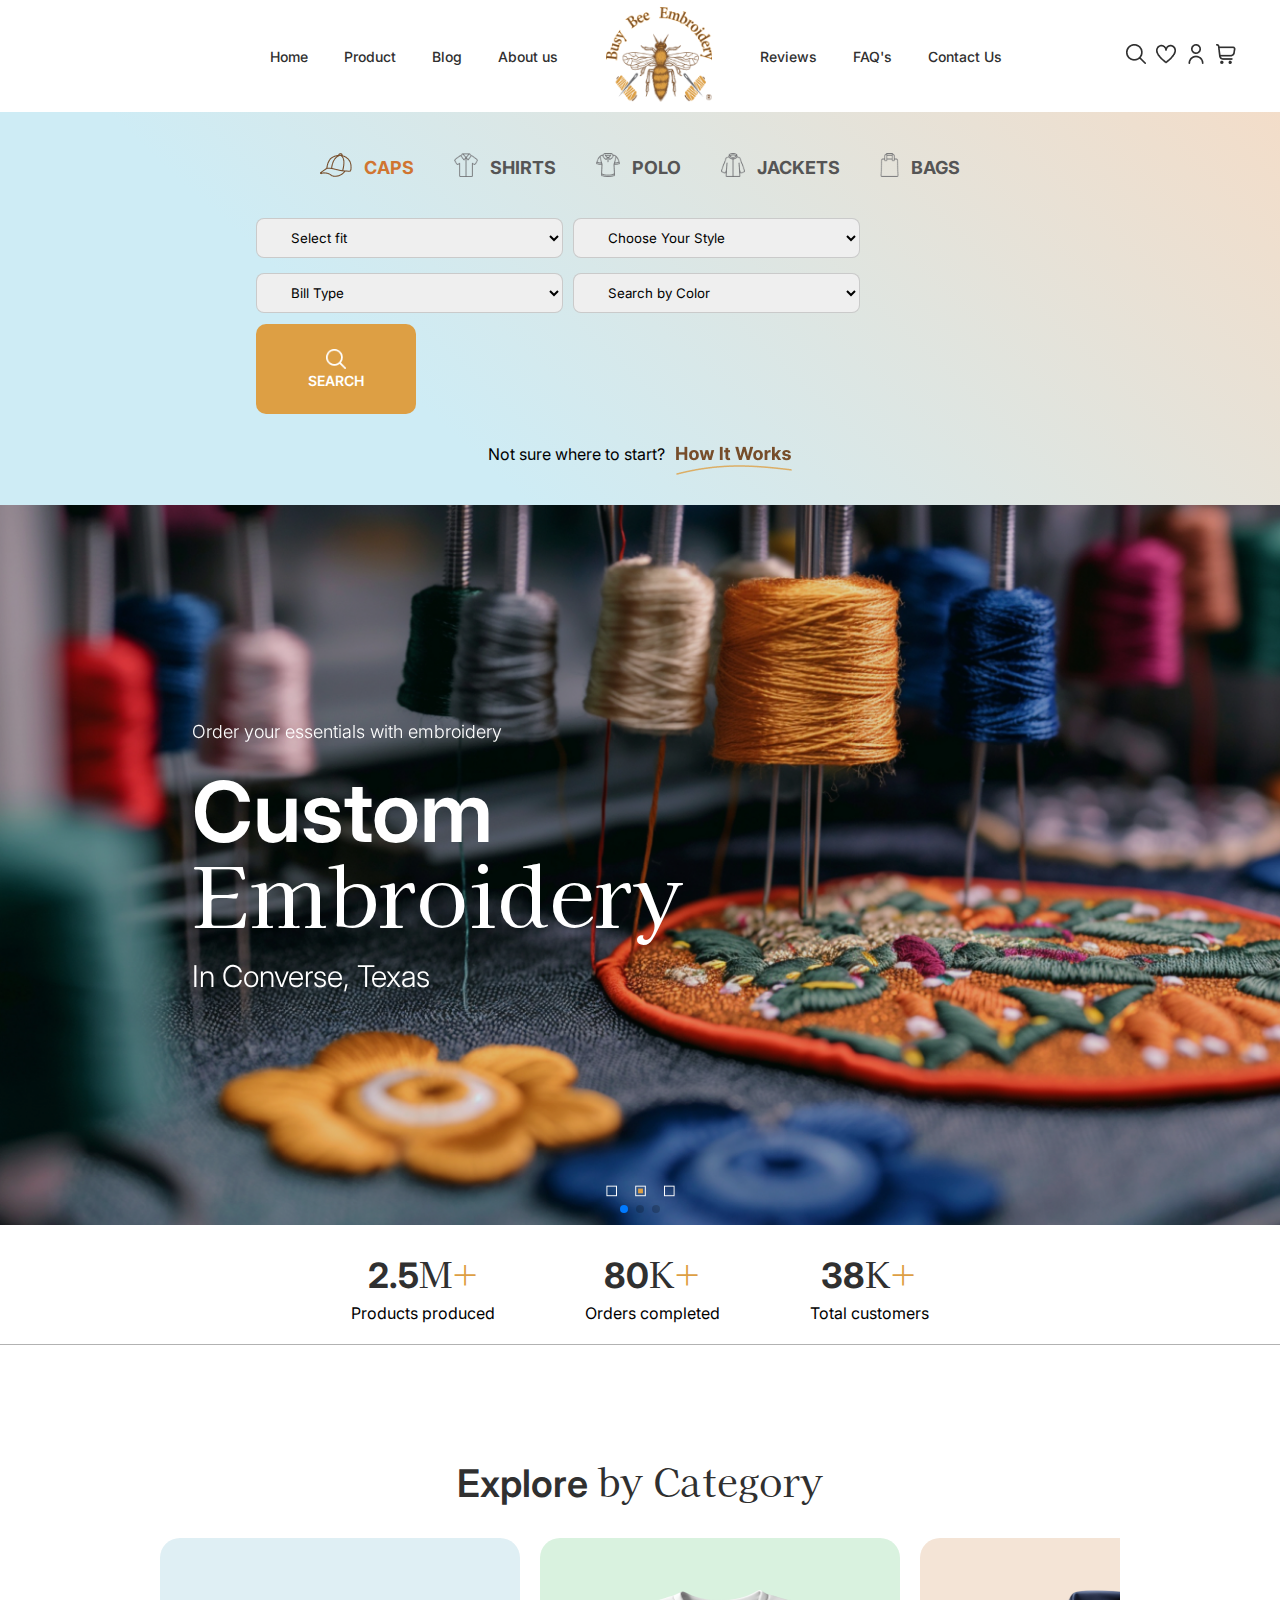
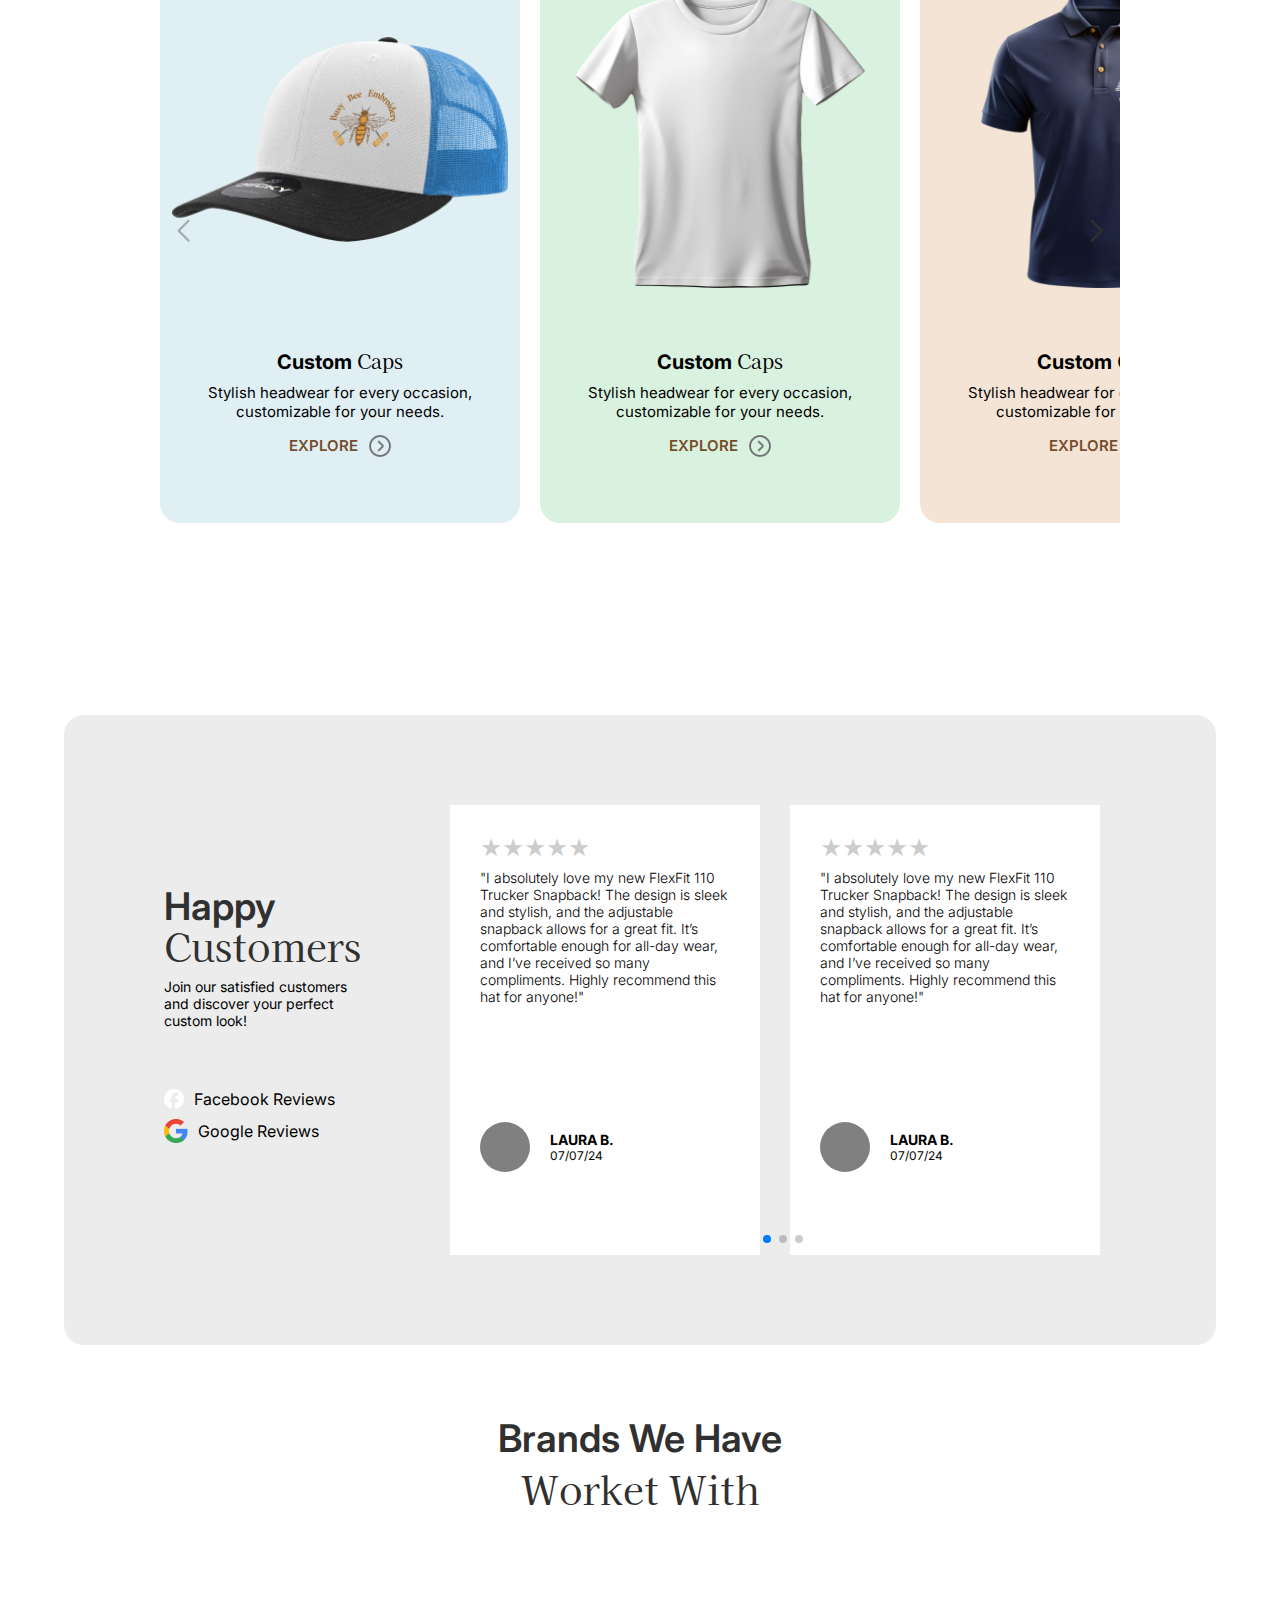
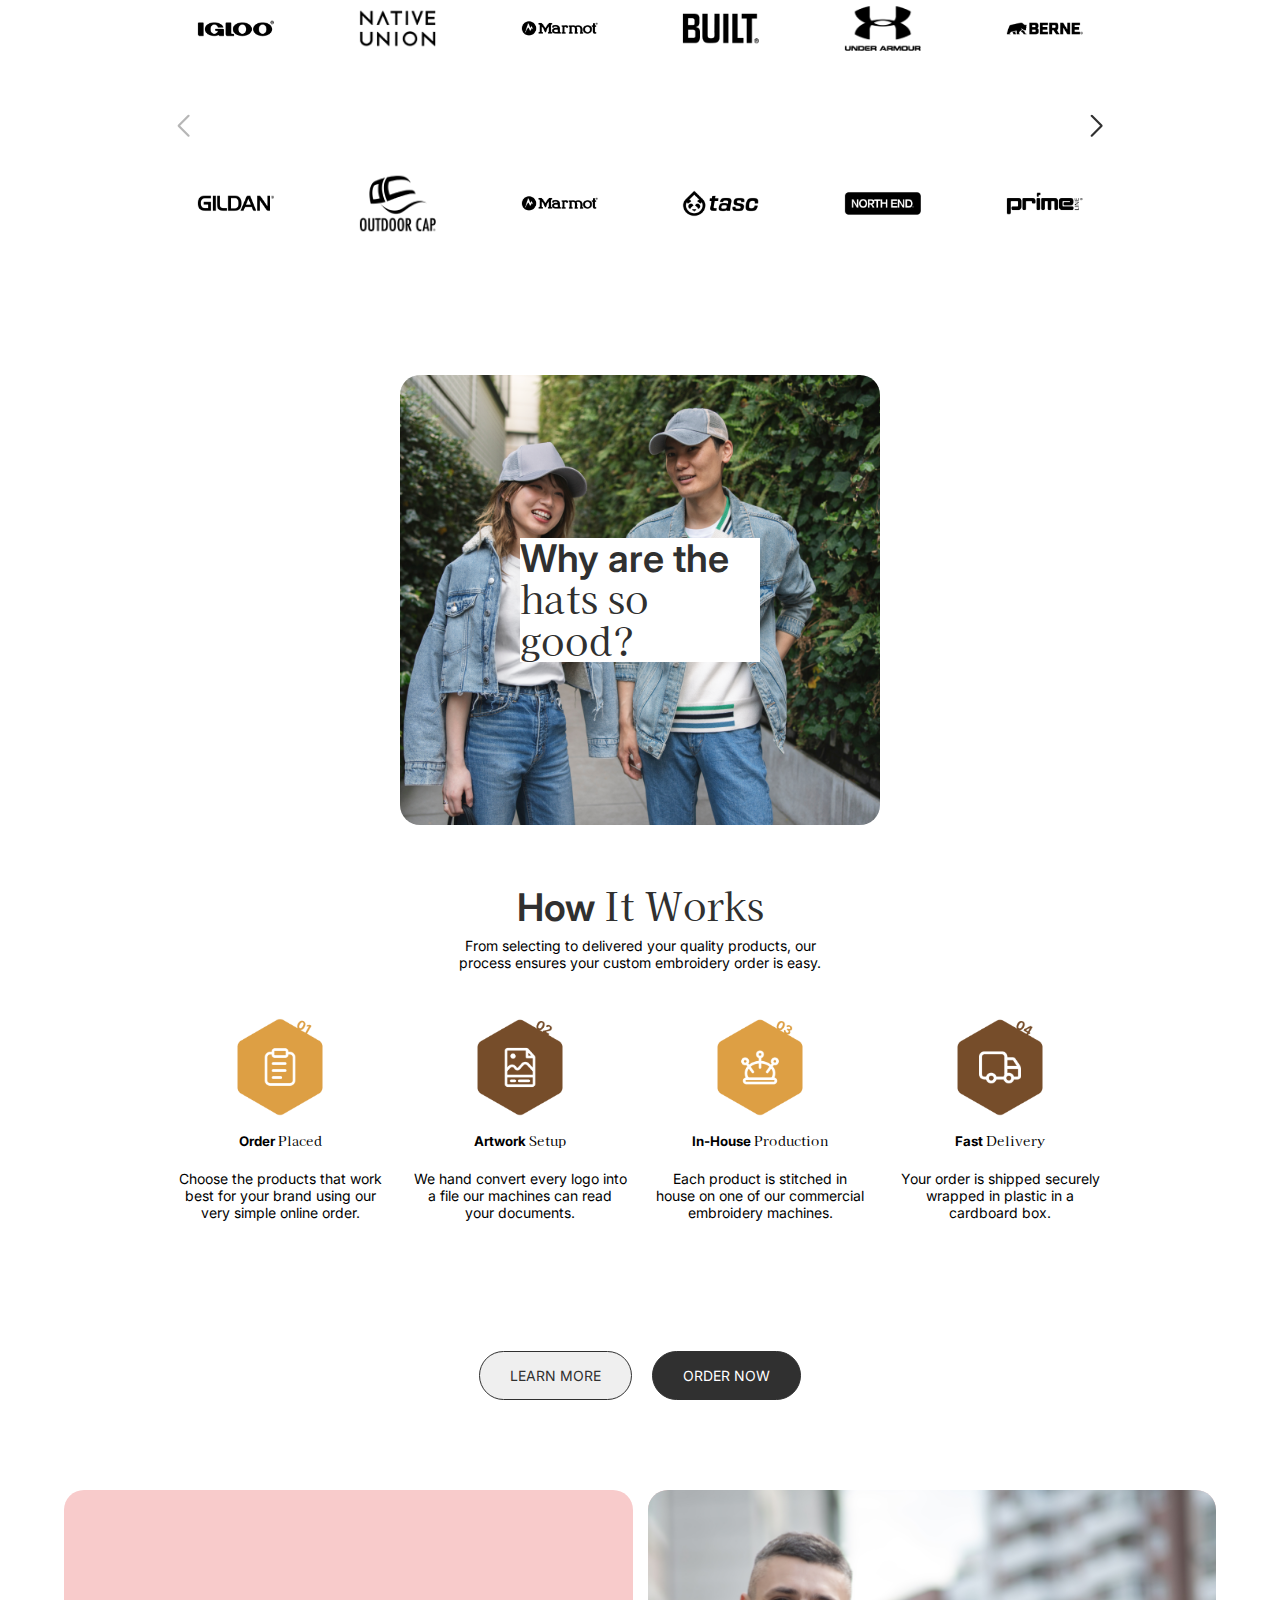
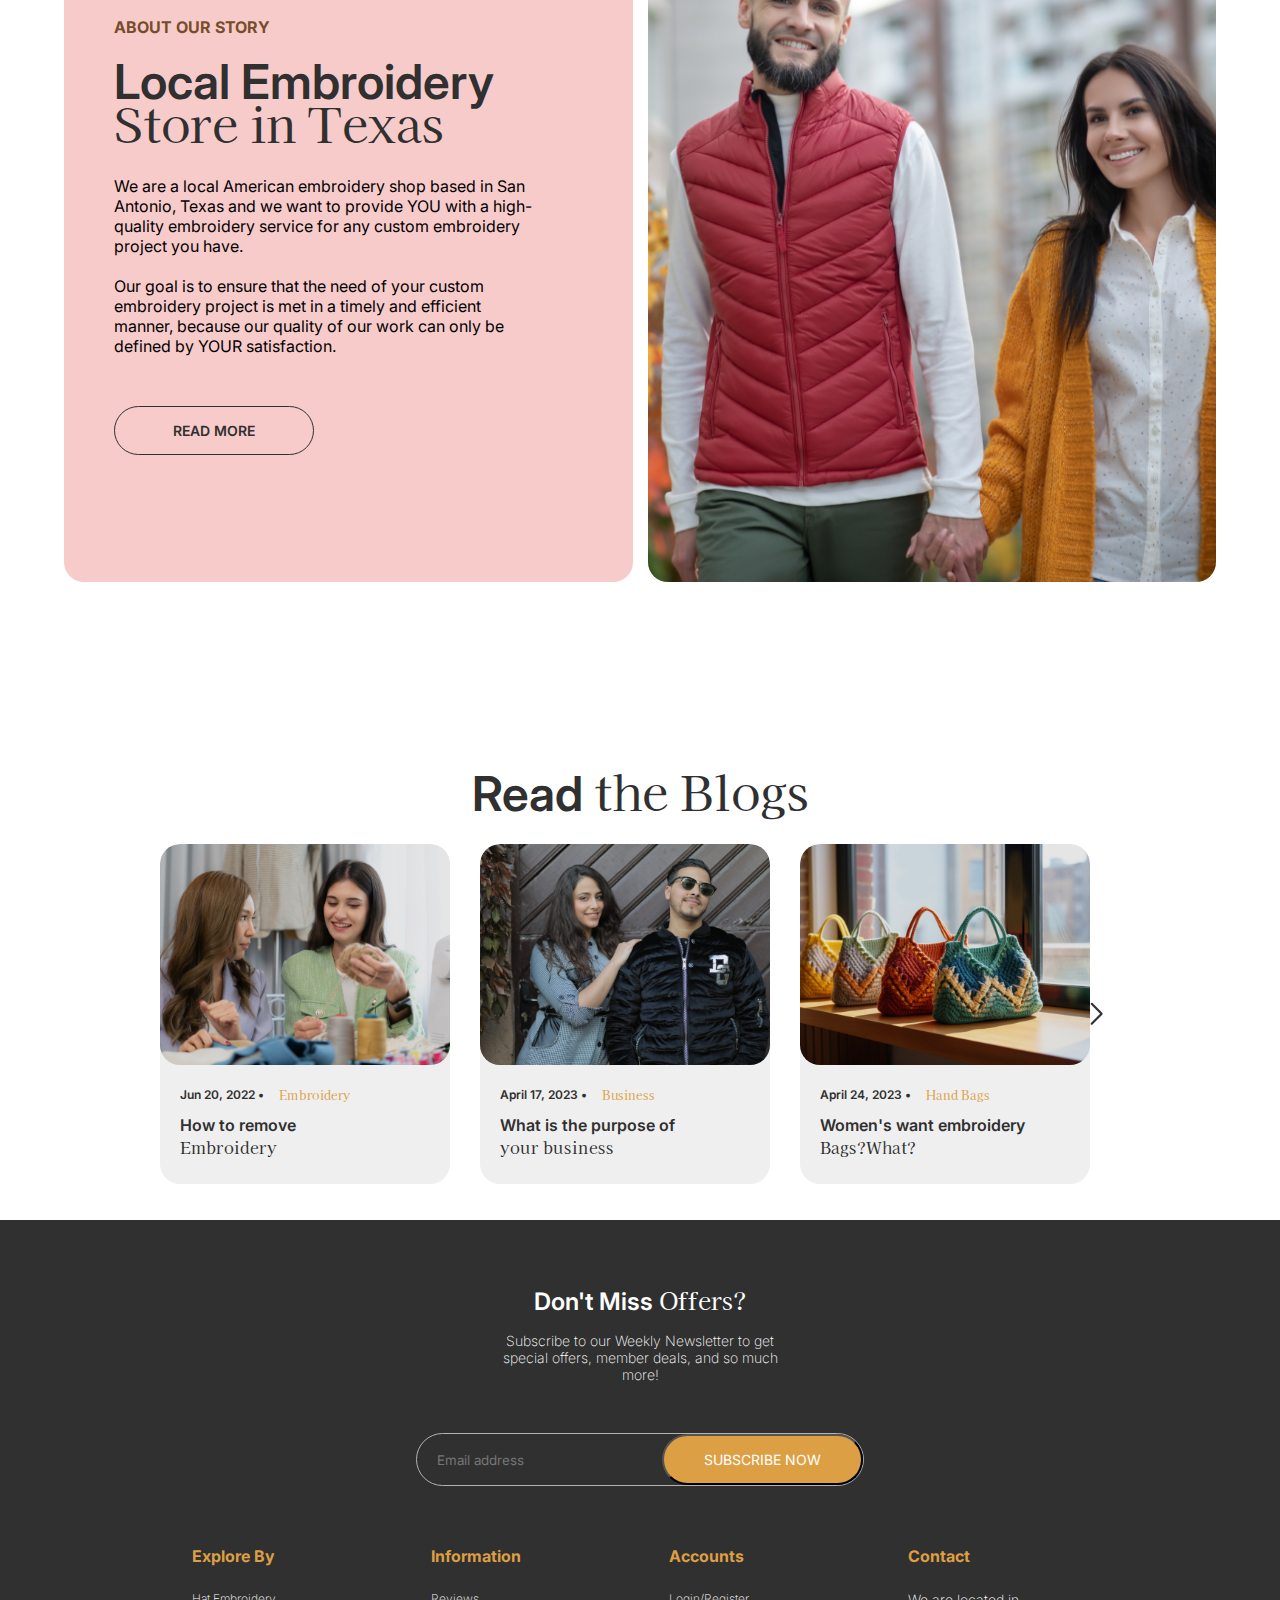
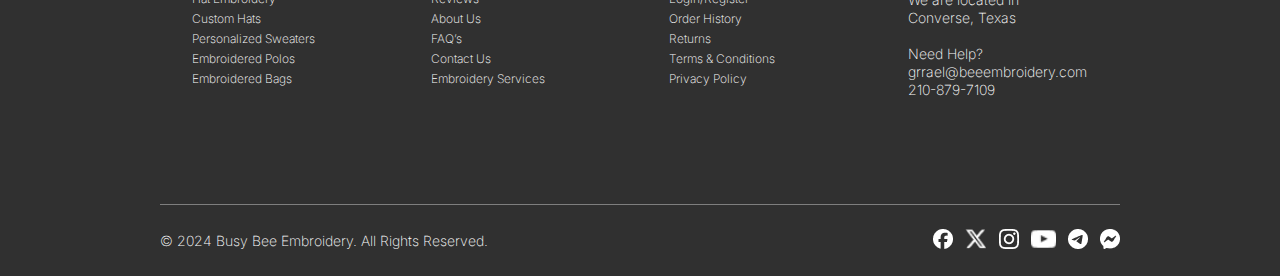
<file: index.html>
<!DOCTYPE html>
<html lang="en">
<head>
    <meta charset="UTF-8">
    <meta name="viewport" content="width=device-width, initial-scale=1.0">
    <title>Document</title>
    <link rel="preconnect" href="https://fonts.googleapis.com">
    <link rel="preconnect" href="https://fonts.gstatic.com" crossorigin>

    <!-- Import the Inter font with specified weights and styles -->
    <link href="https://fonts.googleapis.com/css2?family=Inter:ital,opsz,wght@0,14..32,100..900;1,14..32,100..900&display=swap" rel="stylesheet">
    <link href="https://fonts.googleapis.com/css2?family=Kaisei+Decol&display=swap" rel="stylesheet">
    <link rel="stylesheet" href="https://cdn.jsdelivr.net/npm/swiper@11/swiper-bundle.min.css" />
    <link rel="stylesheet" href="style.css">
</head>
<body>
  <div class="navbar">
    <a href="index.html"><img class="small" src="images/Logo.png" alt=""></a>
    <div class="center-nav">
        <ul>
            <a href="index.html"><li class="" data-page="home">Home</li></a>
            <a href="Product.html"><li class="" data-page="product">Product</li></a>
            <a href=""><li class="" data-page="blog">Blog</li></a>
            <a href="aboutus.html"><li class="" data-page="about">About us</li></a>
        </ul>
        <a href="index.html"><img src="images/Logo.png" alt=""></a>
        <ul>
          <a href=""><li class="" data-page="reviews">Reviews</li></a>
          <a href="faq.html"><li class="" data-page="faqs">FAQ's</li></a>
          <a href="contactus.html"><li class="" data-page="contact">Contact Us</li></a>
        </ul>
    </div>
    <div id="toggle" style="display: flex; justify-content: space-evenly;">
        <div class="nav-end">
          <a href=""><img src="images/searchNav.png" alt=""></a>
          <a href=""><img src="images/heart.png" alt=""></a>
          <a href="dashboard.html"><img src="images/user.png" alt=""></a>
          <a href=""><img src="images/shopping-cart.png" alt=""></a>
        </div>
        <img src="images/ham.png" alt="" class="ham">
    </div>
</div>


    <div class="search-section">
        <div class="category-menu">
            <div class="category-item active" data-category="caps">
              <img src="images/one.png" alt="Caps Icon">
              <span>CAPS</span>
            </div>
            <div class="category-item" data-category="shirts">
              <img src="images/two.png" alt="Shirts Icon">
              <span>SHIRTS</span>
            </div>
            <div class="category-item" data-category="polo">
              <img src="images/three.png" alt="Polo Icon">
              <span>POLO</span>
            </div>
            <div class="category-item" data-category="jackets">
              <img src="images/four.png" alt="Jackets Icon">
              <span>JACKETS</span>
            </div>
            <div class="category-item" data-category="bags">
              <img src="images/five.png" alt="Bags Icon">
              <span>BAGS</span>
            </div>
            <div class="underline"></div>
          </div>

          <div class="inputFields">
            <div class="inputs">
               <div class="first">
                <select name="fit" id="fit">
                    <option value="">Select fit</option>
                    <option value="s">S</option>
                    <option value="M">M</option>
                    <option value="L">L</option>
                    <option value="XL">XL</option>
                  </select>
                  <select name="fit" id="fit">
                    <option value="">Bill Type</option>
                    <option value="s">S</option>
                    <option value="M">M</option>
                    <option value="L">L</option>
                    <option value="XL">XL</option>
                  </select>
               </div>
               <div class="second">
                <select name="fit" id="fit">
                    <option value="">Choose Your Style</option>
                    <option value="s">S</option>
                    <option value="M">M</option>
                    <option value="L">L</option>
                    <option value="XL">XL</option>
                  </select>
                  <select name="fit" id="fit">
                    <option value="">Search by Color</option>
                    <option value="s">S</option>
                    <option value="M">M</option>
                    <option value="L">L</option>
                    <option value="XL">XL</option>
                  </select>
               </div>
            </div>
           <a  href="searchPage.html"> <button style="cursor: pointer;"><img src="images/search.png" alt=""> <br>SEARCH</button></a>
          </div>

          <div class="howItWorks">Not sure where to start? <img src="images/howItWorks.png" alt=""></div>
    </div>

    <div class="banner-section">
        <div class="text">
            <p>Order your essentials with embroidery</p>
            <h1>Custom <br> <span>Embroidery</span></h1>
            <h6>In Converse, Texas</h6>
        </div>

        <div class="swiper mySwiper">
            <div class="swiper-wrapper">
              <div class="swiper-slide"><img src="images/banner.png" alt=""></div>
              <div class="swiper-slide"><img src="images/banner.png" alt=""></div>
              <div class="swiper-slide"><img src="images/banner.png" alt=""></div>
            </div>
            <div class="swiper-pagination"></div>
          </div>
    </div>

    <div class="brand-stats">
      <div class="stats-box">
        <h2>2.5<span>M</span><span>+</span></h2>
        <p>Products produced</p>
      </div>
      <div class="stats-box">
        <h2>80<span>K</span><span>+</span></h2>
        <p>Orders completed</p>
      </div>
      <div class="stats-box">
        <h2>38<span>K</span><span>+</span></h2>
        <p>Total customers</p>
      </div>
    </div>

    <div class="explore">
        <div class="explore-content">
            <h2 class="explore-heading">Explore <span> by Category</span></h2>
            <div class="cat-slider">
                <div class="swiper cat-slider-main">
                    <div class="swiper-wrapper">
                        
                      <div class="swiper-slide">
                        <div class="top cap"><img src="images/cap.png" alt=""></div>
                        <div class="bottom">
                            <h4>Custom <span>Caps</span></h4>
                            <p>Stylish headwear for every occasion, customizable for your needs.</p>
                            <button>Explore <img src="images/arrow.png" alt=""></button>
                        </div>
                      </div>

                      <div class="swiper-slide">
                        <div class="top"><img src="images/tShirt.png" alt=""></div>
                        <div class="bottom">
                            <h4>Custom <span>Caps</span></h4>
                            <p>Stylish headwear for every occasion, customizable for your needs.</p>
                            <button>Explore <img src="images/arrow.png" alt=""></button>
                        </div>
                      </div>

                      <div class="swiper-slide">
                        <div class="top"><img src="images/polo.png" alt=""></div>
                        <div class="bottom">
                            <h4>Custom <span>Caps</span></h4>
                            <p>Stylish headwear for every occasion, customizable for your needs.</p>
                            <button>Explore <img src="images/arrow.png" alt=""></button>
                        </div>
                      </div>

                      <div class="swiper-slide">
                        <div class="top cap"><img src="images/tShirt.png" alt=""></div>
                        <div class="bottom">
                            <h4>Custom <span>Caps</span></h4>
                            <p>Stylish headwear for every occasion, customizable for your needs.</p>
                            <button>Explore <img src="images/arrow.png" alt=""></button>
                        </div>
                      </div>

                    </div>
                    <!-- <div class="swiper-pagination"></div> -->
                    <div class="swiper-button-next"></div>
    <div class="swiper-button-prev"></div>
                  </div>
            </div>
        </div>
    </div>

    
    <div class="customers">
      <div class="cu-cont">
          <div class="cont-text">
              <h2>Happy <br> <span>Customers</span></h2>
              <p>Join our satisfied customers and
                  discover your perfect custom look!</p>
              
              <h6><img src="images/facebook.png" alt="">Facebook Reviews</h6>
              <h6><img src="images/google.png" alt="">Google Reviews</h6>
          </div>

          <div class="cont-slider">
              <div class="swiper reviews">
                  <div class="swiper-wrapper">
                    <div class="swiper-slide">

                      <div class="top-cont">

                          <div class="star-rating">
                              <input type="radio" id="5-stars" name="rating" value="5" />
                              <label for="5-stars" class="star">&#9733;</label>
                              <input type="radio" id="4-stars" name="rating" value="4" />
                              <label for="4-stars" class="star">&#9733;</label>
                              <input type="radio" id="3-stars" name="rating" value="3" />
                              <label for="3-stars" class="star">&#9733;</label>
                              <input type="radio" id="2-stars" name="rating" value="2" />
                              <label for="2-stars" class="star">&#9733;</label>
                              <input type="radio" id="1-star" name="rating" value="1" />
                              <label for="1-star" class="star">&#9733;</label>
                            </div>

                          <p>"I absolutely love my new FlexFit 110 Trucker Snapback! The design is sleek and stylish, and the adjustable snapback allows for a great fit. It’s comfortable enough for all-day wear, and I’ve received so many compliments. Highly recommend this hat for anyone!"</p>
                      </div>

                      <div class="bottom-cont">
                          <div class="image-cont"></div>
                          <div class="img-name">
                              <h5>Laura b.</h5>
                              <p>07/07/24</p>
                          </div>
                      </div>

                    </div>
                    <div class="swiper-slide">
                      
                      <div class="top-cont">

                          <div class="star-rating">
                              <input type="radio" id="5-stars" name="rating" value="5" />
                              <label for="5-stars" class="star">&#9733;</label>
                              <input type="radio" id="4-stars" name="rating" value="4" />
                              <label for="4-stars" class="star">&#9733;</label>
                              <input type="radio" id="3-stars" name="rating" value="3" />
                              <label for="3-stars" class="star">&#9733;</label>
                              <input type="radio" id="2-stars" name="rating" value="2" />
                              <label for="2-stars" class="star">&#9733;</label>
                              <input type="radio" id="1-star" name="rating" value="1" />
                              <label for="1-star" class="star">&#9733;</label>
                            </div>

                          <p>"I absolutely love my new FlexFit 110 Trucker Snapback! The design is sleek and stylish, and the adjustable snapback allows for a great fit. It’s comfortable enough for all-day wear, and I’ve received so many compliments. Highly recommend this hat for anyone!"</p>
                      </div>

                      <div class="bottom-cont">
                          <div class="image-cont"></div>
                          <div class="img-name">
                              <h5>Laura b.</h5>
                              <p>07/07/24</p>
                          </div>
                      </div>

                    </div>
                    <div class="swiper-slide">

                      <div class="top-cont">

                          <div class="star-rating">
                              <input type="radio" id="5-stars" name="rating" value="5" />
                              <label for="5-stars" class="star">&#9733;</label>
                              <input type="radio" id="4-stars" name="rating" value="4" />
                              <label for="4-stars" class="star">&#9733;</label>
                              <input type="radio" id="3-stars" name="rating" value="3" />
                              <label for="3-stars" class="star">&#9733;</label>
                              <input type="radio" id="2-stars" name="rating" value="2" />
                              <label for="2-stars" class="star">&#9733;</label>
                              <input type="radio" id="1-star" name="rating" value="1" />
                              <label for="1-star" class="star">&#9733;</label>
                            </div>

                          <p>"I absolutely love my new FlexFit 110 Trucker Snapback! The design is sleek and stylish, and the adjustable snapback allows for a great fit. It’s comfortable enough for all-day wear, and I’ve received so many compliments. Highly recommend this hat for anyone!"</p>
                      </div>

                      <div class="bottom-cont">
                          <div class="image-cont"></div>
                          <div class="img-name">
                              <h5>Laura b.</h5>
                              <p>07/07/24</p>
                          </div>
                      </div>

                    </div>
                    <div class="swiper-slide">

                      <div class="top-cont">

                          <div class="star-rating">
                              <input type="radio" id="5-stars" name="rating" value="5" />
                              <label for="5-stars" class="star">&#9733;</label>
                              <input type="radio" id="4-stars" name="rating" value="4" />
                              <label for="4-stars" class="star">&#9733;</label>
                              <input type="radio" id="3-stars" name="rating" value="3" />
                              <label for="3-stars" class="star">&#9733;</label>
                              <input type="radio" id="2-stars" name="rating" value="2" />
                              <label for="2-stars" class="star">&#9733;</label>
                              <input type="radio" id="1-star" name="rating" value="1" />
                              <label for="1-star" class="star">&#9733;</label>
                            </div>

                          <p>"I absolutely love my new FlexFit 110 Trucker Snapback! The design is sleek and stylish, and the adjustable snapback allows for a great fit. It’s comfortable enough for all-day wear, and I’ve received so many compliments. Highly recommend this hat for anyone!"</p>
                      </div>

                      <div class="bottom-cont">
                          <div class="image-cont"></div>
                          <div class="img-name">
                              <h5>Laura b.</h5>
                              <p>07/07/24</p>
                          </div>
                      </div>

                    </div>
                  </div>
                  <div class="swiper-pagination"></div>
                </div>
          </div>
      </div>
  </div>

    <div class="brands">
        <div class="brand-content">
            <h2>Brands We Have <br> <span>Worket With</span></h2>
            <div class="brand-image">
                <div class="swiper brandSlider">
                    <div class="swiper-wrapper">
                      <div class="swiper-slide"><img src="images/brand1.png" alt=""></div>
                      <div class="swiper-slide"><img src="images/brand7.png" alt=""></div>
                      <div class="swiper-slide"><img src="images/brand2.png" alt=""></div>
                      <div class="swiper-slide"><img src="images/brand8.png" alt=""></div>
                      <div class="swiper-slide"><img src="images/brand3.png" alt=""></div>
                      <div class="swiper-slide"><img src="images/brand3.png" alt=""></div>
                      <div class="swiper-slide"><img src="images/brand10.png" alt=""></div>
                      <div class="swiper-slide"><img src="images/brand4.png" alt=""></div>
                      <div class="swiper-slide"><img src="images/brand11.png" alt=""></div>
                      <div class="swiper-slide"><img src="images/brand5.png" alt=""></div>
                      <div class="swiper-slide"><img src="images/brand12.png" alt=""></div>
                      <div class="swiper-slide"><img src="images/brand6.png" alt=""></div>
                      <div class="swiper-slide"><img src="images/brand1.png" alt=""></div>
                      <div class="swiper-slide"><img src="images/brand11.png" alt=""></div>
                      <div class="swiper-slide"><img src="images/brand12.png" alt=""></div>
                      <div class="swiper-slide"><img src="images/brand7.png" alt=""></div>
                    </div>
                    <div class="swiper-button-next"></div>
                    <div class="swiper-button-prev"></div>
                    <div class="swiper-pagination"></div>
                  </div>
            </div>
        </div>
    </div>


    <div class="about">
        <div class="about-content">

            <div class="video-container">
                <h2 class="about-heading">
                    Why are the <br> <span>hats so good?</span>
                </h2>
                <img src="images/video-banner.png" alt="">
            </div>

            <div class="work">
                <h2 class="work-heading">
                    How <span>It Works</span>
                </h2>
                <p>From selecting to delivered your quality products, our process ensures your custom embroidery order is easy.</p>

                <div class="work-slider">
                    <!-- <img class="divider" src="images/divider.png" alt=""> -->
                    <div class="box">
                        <img src="images/work1.png" alt="">
                        <h5>Order <span>Placed</span></h5>
                        <p>Choose the products that work best for your brand using our very simple online order.</p>
                    </div>
                    <div class="box">
                        <img src="images/work2.png" alt="">
                        <h5>Artwork <span>Setup</span></h5>
                        <p>We hand convert every logo into a file our machines can read your documents.</p>
                    </div>
                    <div class="box">
                        <img src="images/work3.png" alt="">
                        <h5>In-House <span>Production</span></h5>
                        <p>Each product is stitched in house on one of our commercial embroidery machines.</p>
                    </div>
                    <div class="box">
                        <img src="images/work4.png" alt="">
                        <h5>Fast <span>Delivery</span></h5>
                        <p>Your order is shipped securely wrapped in plastic in a cardboard box.</p>
                    </div>
                </div>

                <div class="work-button">
                    <button>Learn more</button>
                    <button>order now</button>
                </div>

            </div>

        </div>
    </div>


    <div class="story">
        <div class="story-wrapper">
            <div class="left">
                <h5>About our story</p>
                <h2>Local Embroidery <br> <span>Store in Texas</span></h2>
                <p>We are a local American embroidery shop based in San Antonio, Texas and we want to provide YOU with a high-quality embroidery service for any custom embroidery project you have.
                    <br><br>
                Our goal is to ensure that the need of your custom embroidery project is met in a timely and efficient manner, because our quality of our work can only be defined by YOUR satisfaction.
                </p>
                <button>Read More</button>
            </div>
            <div class="right">
                <img src="images/couple.png" alt="">
            </div>
        </div>
    </div>


    <div class="blogs">
        <div class="blogs-cont">
            <h2>Read <span>the Blogs</span></h2>
            <div class="blog-slider">
                <div class="swiper blogSlider">
                    <div class="swiper-wrapper">
                      <div class="swiper-slide">
                        <div class="blog-img"><img src="images/blog1.png" alt=""></div>
                        <div class="blog-text">
                            <h2>Jun 20, 2022 • <span>Embroidery</span></h2>
                            <h3>How to remove <br> <span>Embroidery</span></h3>
                        </div>
                      </div>
                      <div class="swiper-slide">
                        <div class="blog-img"><img src="images/blog2.png" alt=""></div>
                        <div class="blog-text">
                            <h2>April 17, 2023 • <span>Business</span></h2>
                            <h3>What is the purpose of <br> <span>your business</span></h3>
                        </div>
                      </div>
                      <div class="swiper-slide">
                        <div class="blog-img"><img src="images/blog3.png" alt=""></div>
                        <div class="blog-text">
                            <h2>April 24, 2023 • <span>Hand Bags</span></h2>
                            <h3>Women's want embroidery <br> <span>Bags?What?</span></h3>
                        </div>
                      </div>
                      <div class="swiper-slide">
                        <div class="blog-img"><img src="images/blog2.png" alt=""></div>
                        <div class="blog-text">
                            <h2>Jun 20, 2022 • <span>Embroidery</span></h2>
                            <h3>How to remove <br> <span>Embroidery</span></h3>
                        </div>
                      </div>
                      <div class="swiper-slide">
                        <div class="blog-img"><img src="images/blog1.png" alt=""></div>
                        <div class="blog-text">
                            <h2>Jun 20, 2022 • <span>Embroidery</span></h2>
                            <h3>How to remove <br> <span>Embroidery</span></h3>
                        </div>
                      </div>
                    </div>
                    <div class="swiper-button-next"></div>
                    <div class="swiper-button-prev"></div>
                  </div>
            </div>
        </div>
    </div>


    <div class="footer">
        <div class="footer-cont">
                <h2>Don't Miss <span>Offers?</span></h2>
                <p>Subscribe to our Weekly Newsletter to get special offers, member deals, and so much more!</p>

                <div class="sub">
                    <input type="email" placeholder="Email address">
                    <button>subscribe now</button>

                </div>

                <div class="options">
                    <div class="footerBox">
                        <h4>Explore By</h4>
                        <ul>
                            <li>Hat Embroidery</li>
                            <li>Custom Hats</li>
                            <li>Personalized Sweaters</li>
                            <li>Embroidered Polos</li>
                            <li>Embroidered Bags</li>
                        </ul>
                    </div>
                    <div class="footerBox">
                        <h4>Information</h4>
                        <ul>
                            <li>Reviews</li>
                            <li>About Us</li>
                            <li>FAQ’s</li>
                            <li>Contact Us</li>
                            <li>Embroidery Services</li>
                        </ul>
                    </div>
                    <div class="footerBox">
                        <h4>Accounts</h4>
                        <ul>
                            <li>Login/Register</li>
                            <li>Order History
                            </li>
                            <li>Returns</li>
                            <li>Terms & Conditions</li>
                            <li>Privacy Policy</li>
                        </ul>
                    </div>
                    <div class="footerBox">
                        <h4>Contact</h4>
                        <p>
                            We are located in <br>Converse, Texas
                            <br><br>
                            Need Help? <br>grrael@beeembroidery.com
                            <br>
                            210-879-7109
                        </p>
                    </div>
                </div>

                <div class="footer-bottom">
                    <p>© 2024 Busy Bee Embroidery. All Rights Reserved.</p>
                    <div class="social">
                        <img src="images/facebook.png" alt="">
                        <img src="images/twitter.png" alt="">
                        <img src="images/insta.png" alt="">
                        <img src="images/youtube.png" alt="">
                        <img src="images/telegram.png" alt="">
                        <img src="images/messanger.png" alt="">
                    </div>
                </div>
        </div>
    </div>











    <script src="script.js"></script>
    <script src="https://cdn.jsdelivr.net/npm/swiper@11/swiper-bundle.min.js"></script>
    <script>
        var swiper = new Swiper(".blogSlider", {
          slidesPerView: 'auto',
          spaceBetween: 30,
          navigation: {
        nextEl: ".swiper-button-next",
        prevEl: ".swiper-button-prev",
      },
        });
      </script>
    <script>
        var swiper = new Swiper(".reviews", {
          slidesPerView: 'auto',
          spaceBetween: 30,
          freeMode: true,
          pagination: {
            el: ".swiper-pagination",
            clickable: true,
          },
        });
      </script>
    <script>
       var swiper = new Swiper(".brandSlider", {
        slidesPerView: 2, // Default to 2 slides per view
        spaceBetween: 10,
        navigation: {
            nextEl: ".swiper-button-next",
            prevEl: ".swiper-button-prev",
        },
        grid: {
            rows: 2, // Maintain 2 rows for all views
        },
        breakpoints: {
            768: { // For tablets and desktops
            slidesPerView: 6, // Display 6 slides per view in grid
            grid: {
                rows: 2, // Maintain 2 rows in grid layout
            },
            },
            481: { // For tablets and desktops
            slidesPerView: 6, // Display 6 slides per view in grid
            grid: {
                rows: 2, // Maintain 2 rows in grid layout
            },
            },
            480: { // For mobile view
            slidesPerView: 2, // Adjust to fit 2 slides per view
            grid: {
                rows: 2, // Maintain 2 rows in grid layout
            },
            freeMode: true, // Enable free scrolling
            },
        },
        });

      </script>
    <script>
        var swiper = new Swiper(".mySwiper", {
          pagination: {
            el: ".swiper-pagination",
          },
          autoplay:{
            delay:2200,
            disableOnInteraction:false,
          },
          loop:true,
        });
      </script>

    <script>
        var swiper = new Swiper(".cat-slider-main", {
        slidesPerView:'auto',
        spaceBetween: 20,
        pagination: {
            el: ".swiper-pagination",
            clickable: true,
        },
        navigation: {
        nextEl: ".swiper-button-next",
        prevEl: ".swiper-button-prev",
      },
        });
    </script>

</body>
</html>
</file>
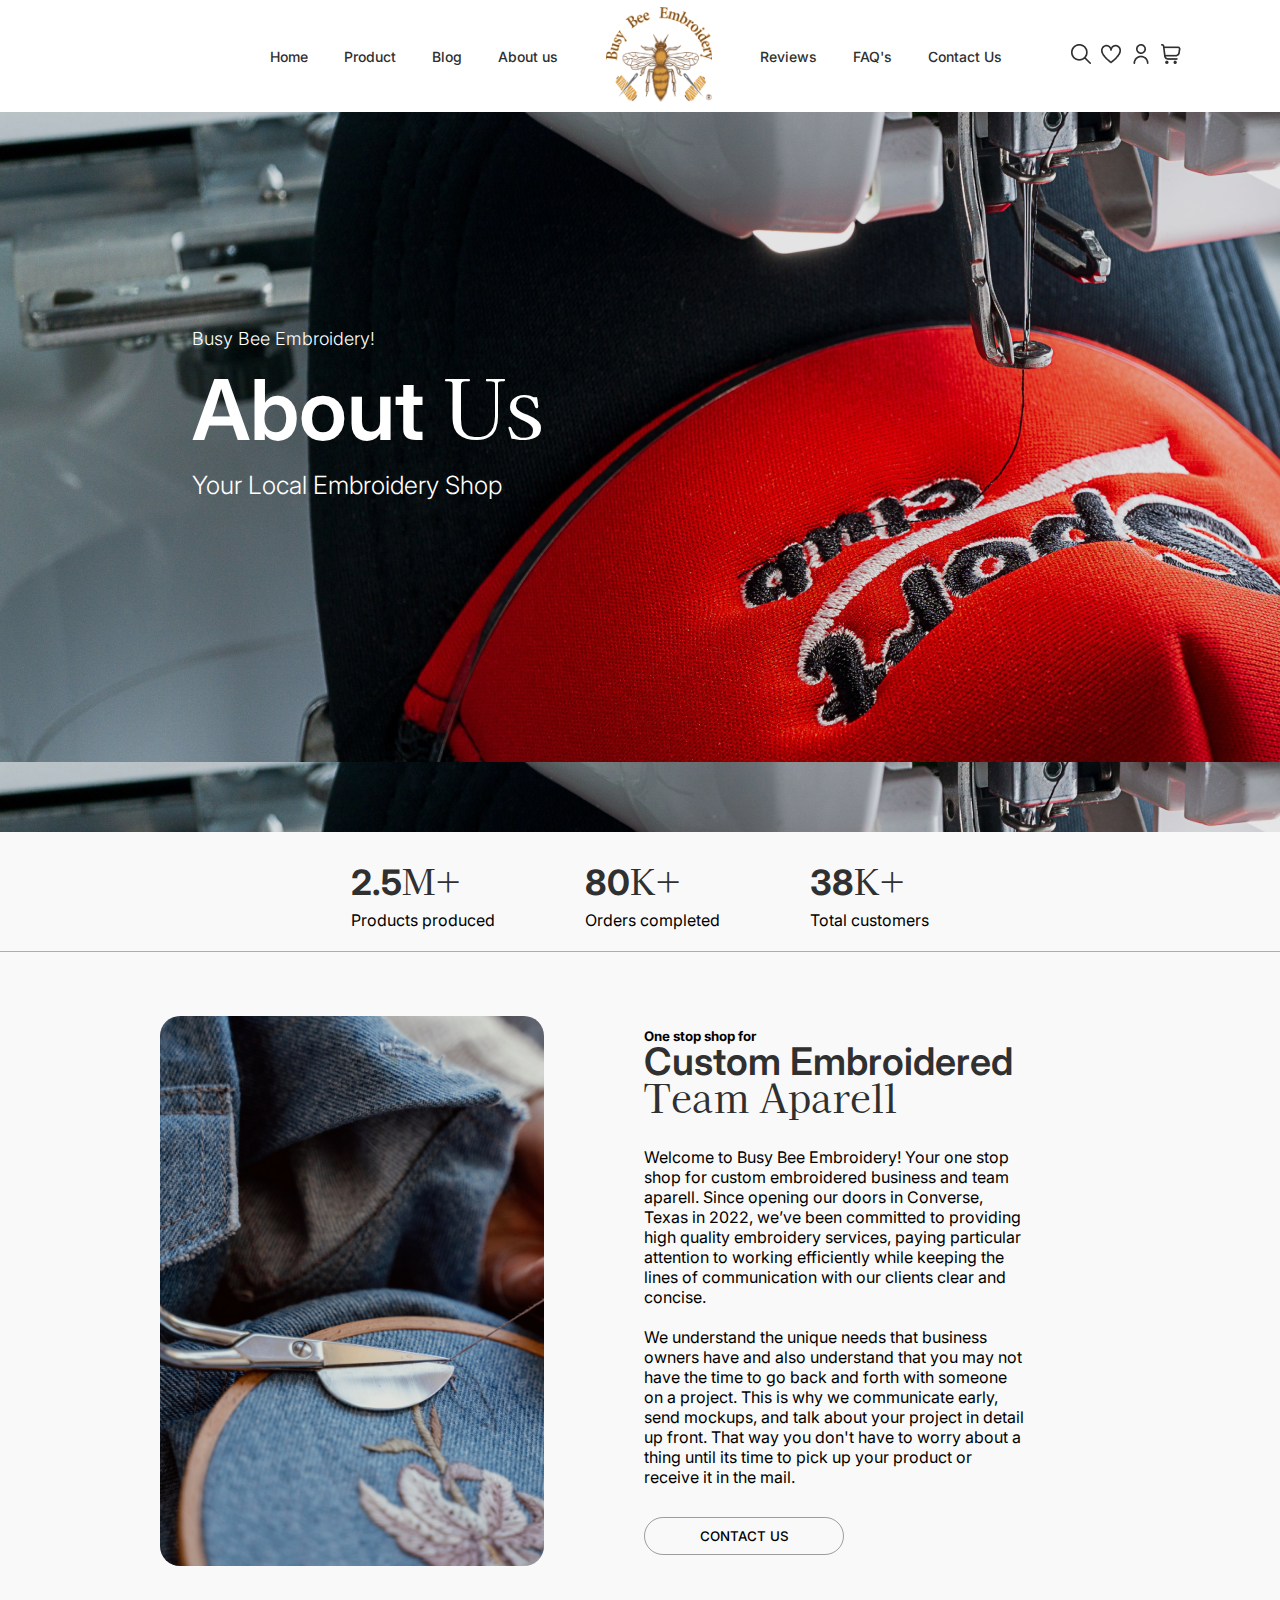
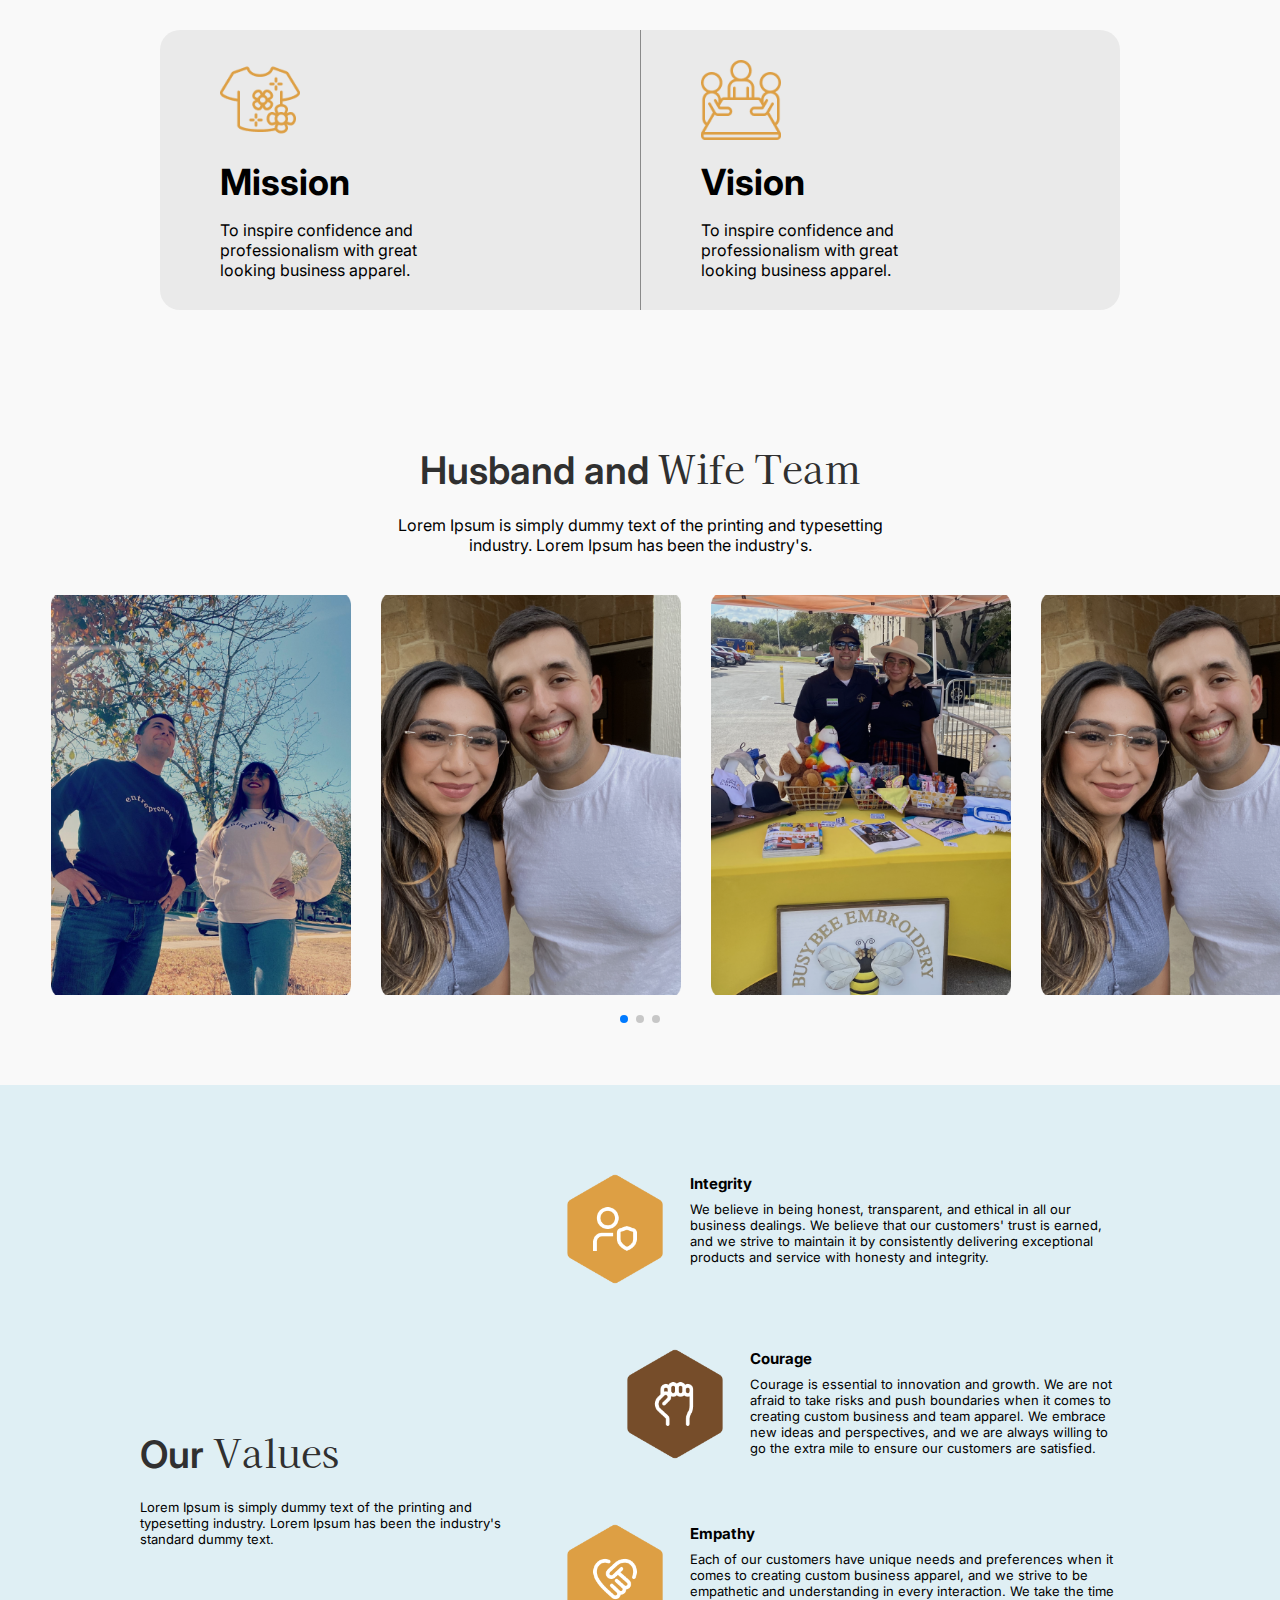
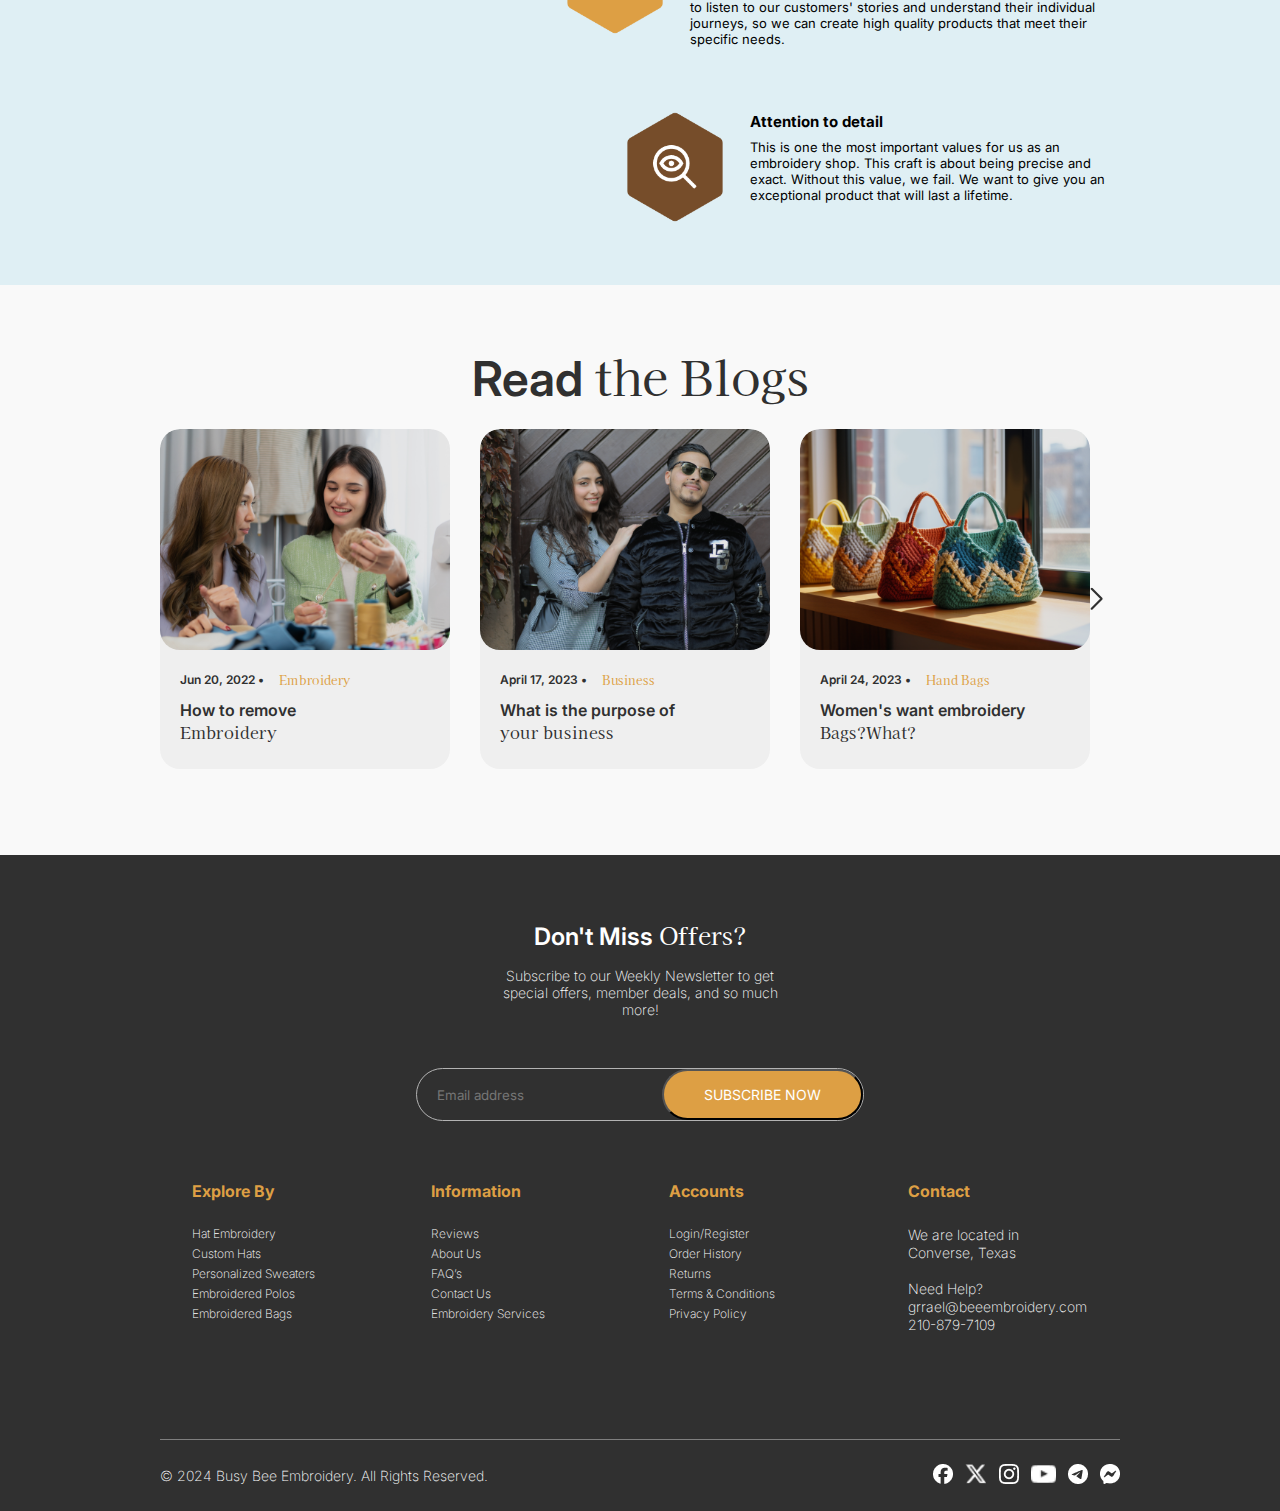
<file: aboutus.html>
<!DOCTYPE html>
<html lang="en">
<head>
    <meta charset="UTF-8">
    <meta name="viewport" content="width=device-width, initial-scale=1.0">
    <title>Document</title>
    <link rel="preconnect" href="https://fonts.googleapis.com">
    <link rel="preconnect" href="https://fonts.gstatic.com" crossorigin>

    <!-- Import the Inter font with specified weights and styles -->
    <link href="https://fonts.googleapis.com/css2?family=Inter:ital,opsz,wght@0,14..32,100..900;1,14..32,100..900&display=swap" rel="stylesheet">
    <link href="https://fonts.googleapis.com/css2?family=Kaisei+Decol&display=swap" rel="stylesheet">
    <link rel="stylesheet" href="https://cdn.jsdelivr.net/npm/swiper@11/swiper-bundle.min.css" />
    <link rel="stylesheet" href="aboutus.css">
</head>
<body>
    <div class="navbar">
        <a href="index.html"><img class="small" src="images/Logo.png" alt=""></a>
        <div class="center-nav">
            <ul>
                <a href="index.html"><li class="" data-page="home">Home</li></a>
                <a href="Product.html"><li class="" data-page="product">Product</li></a>
                <a href=""><li class="" data-page="blog">Blog</li></a>
                <a href="aboutus.html"><li class="" data-page="about">About us</li></a>
            </ul>
            <a href="index.html"><img src="images/Logo.png" alt=""></a>
            <ul>
              <a href=""><li class="" data-page="reviews">Reviews</li></a>
              <a href="faq.html"><li class="" data-page="faqs">FAQ's</li></a>
              <a href="contactus.html"><li class="" data-page="contact">Contact Us</li></a>
            </ul>
        </div>
        <div id="toggle" style="display: flex; justify-content: space-between; gap: 40px;">
            <div class="nav-end">
                <a href=""><img src="images/searchNav.png" alt=""></a>
            <a href=""><img src="images/heart.png" alt=""></a>
            <a href="dashboard.html"><img src="images/user.png" alt=""></a>
            <a href=""><img src="images/shopping-cart.png" alt=""></a>
            </div>
            <img src="images/ham.png" alt="" class="ham">
        </div>
    </div>

    <div class="aboutusBanner">
        <div class="text">
            <p>Busy Bee Embroidery!</p>
            <h1>About <span>Us</span></h1>
            <h6>Your Local Embroidery Shop</h6>
        </div>
    </div>


    <div class="aboutus-stats">
        <div class="stats-box">
          <h2>2.5<span>M</span><span>+</span></h2>
          <p>Products produced</p>
        </div>
        <div class="stats-box">
          <h2>80<span>K</span><span>+</span></h2>
          <p>Orders completed</p>
        </div>
        <div class="stats-box">
          <h2>38<span>K</span><span>+</span></h2>
          <p>Total customers</p>
        </div>
      </div>

      <div class="miniBanner">
        <div class="bannerwrapper">
            <div class="left"><img src="images/tailor.png" alt=""></div>
        <div class="right">
            <h5>One stop shop for</h5>
            <h2>Custom Embroidered <br><span>Team Aparell</span></h2>
            <p>Welcome to Busy Bee Embroidery! Your one stop shop for custom embroidered business and team aparell. Since opening our doors in Converse, Texas in 2022, we’ve been committed to providing high quality embroidery services, paying particular attention to working efficiently while keeping the lines of communication with our clients clear and concise. <br>
                <br>

                We understand the unique needs that business owners have and also understand that you may not have the time to go back and forth with someone on a project. This is why we communicate early, send mockups, and talk about your project in detail up front. That way you don't have to worry about a thing until its time to pick up your product or receive it in the mail.</p>

                <button>CONTACT US</button>
        </div>
        </div>
      </div>

      <div class="mission">
            <div class="missioncont">
                <div class="missionLeft">
                    <img src="images/mission.png" alt="">
                    <h2>Mission</h2>
                    <p>To inspire confidence and professionalism
                        with great looking business apparel. </p>
                </div>
                <div class="missionRight">
                    <img src="images/vision.png" alt="">
                    <h2>Vision</h2>
                    <p>To inspire confidence and professionalism
                        with great looking business apparel. </p>
                </div>
            </div>
      </div>

      <div class="aboutSlider">
        <h2>Husband and <span>Wife Team</span></h2>
        <p>Lorem Ipsum is simply dummy text of the printing and typesetting industry. Lorem Ipsum has been the industry's.</p>

        <div class="swiper aboutswipper">
            <div class="swiper-wrapper">
              <div class="swiper-slide"><img src="images/image.png" alt=""></div>
              <div class="swiper-slide"><img src="images/image-1.png" alt=""></div>
              <div class="swiper-slide"><img src="images/image-2.png" alt=""></div>
              <div class="swiper-slide"><img src="images/image-1.png" alt=""></div>
              <div class="swiper-slide"><img src="images/image.png" alt=""></div>
            </div>
            <div class="swiper-pagination"></div>
          </div>
      </div>

      <div class="values">
        <div class="valuesHeading">
            <h2>Our <span>Values</span></h2>
            <p>Lorem Ipsum is simply dummy text of the printing and typesetting industry. Lorem Ipsum has been the industry's standard dummy text.</p>
        </div>
        <div class="valuePoints">
            <div class="valueBox">
                <img src="images/integrity.png" alt="">
                <div class="valueText">
                    <h5>Integrity</h5>
                    <p>We believe in being honest, transparent, and ethical in all our business dealings. We believe that our customers' trust is earned, and we strive to maintain it by consistently delivering exceptional products and service with honesty and integrity.</p>
                </div>
            </div>
            <div class="valueBox">
                <img src="images/Courage.png" alt="">
                <div class="valueText">
                    <h5>Courage</h5>
                    <p>Courage is essential to innovation and growth. We are not afraid to take risks and push boundaries when it comes to creating custom business and team apparel. We embrace new ideas and perspectives, and we are always willing to go the extra mile to ensure our customers are satisfied.</p>
                </div>
            </div>
            <div class="valueBox">
                <img src="images/Empathy.png" alt="">
                <div class="valueText">
                    <h5>Empathy</h5>
                    <p>Each of our customers have unique needs and preferences when it comes to creating custom business apparel, and we strive to be empathetic and understanding in every interaction. We take the time to listen to our customers' stories and understand their individual journeys, so we can create high quality products that meet their specific needs.</p>
                </div>
            </div>
            <div class="valueBox">
                <img src="images/detail.png" alt="">
                <div class="valueText">
                    <h5>Attention to detail</h5>
                    <p>This is one the most important values for us as an embroidery shop. This craft is about being precise and exact. Without this value, we fail. We want to give you an exceptional product that will last a lifetime.</p>
                </div>
            </div>
        </div>
      </div>


      <div class="blogs">
        <div class="blogs-cont">
            <h2>Read <span>the Blogs</span></h2>
            <div class="blog-slider">
                <div class="swiper blogSlider">
                    <div class="swiper-wrapper">
                      <div class="swiper-slide">
                        <div class="blog-img"><img src="images/blog1.png" alt=""></div>
                        <div class="blog-text">
                            <h2>Jun 20, 2022 • <span>Embroidery</span></h2>
                            <h3>How to remove <br> <span>Embroidery</span></h3>
                        </div>
                      </div>
                      <div class="swiper-slide">
                        <div class="blog-img"><img src="images/blog2.png" alt=""></div>
                        <div class="blog-text">
                            <h2>April 17, 2023 • <span>Business</span></h2>
                            <h3>What is the purpose of <br> <span>your business</span></h3>
                        </div>
                      </div>
                      <div class="swiper-slide">
                        <div class="blog-img"><img src="images/blog3.png" alt=""></div>
                        <div class="blog-text">
                            <h2>April 24, 2023 • <span>Hand Bags</span></h2>
                            <h3>Women's want embroidery <br> <span>Bags?What?</span></h3>
                        </div>
                      </div>
                      <div class="swiper-slide">
                        <div class="blog-img"><img src="images/blog2.png" alt=""></div>
                        <div class="blog-text">
                            <h2>Jun 20, 2022 • <span>Embroidery</span></h2>
                            <h3>How to remove <br> <span>Embroidery</span></h3>
                        </div>
                      </div>
                      <div class="swiper-slide">
                        <div class="blog-img"><img src="images/blog1.png" alt=""></div>
                        <div class="blog-text">
                            <h2>Jun 20, 2022 • <span>Embroidery</span></h2>
                            <h3>How to remove <br> <span>Embroidery</span></h3>
                        </div>
                      </div>
                    </div>
                    <div class="swiper-button-next"></div>
                    <div class="swiper-button-prev"></div>
                  </div>
            </div>
        </div>
    </div>


    <div class="footer">
        <div class="footer-cont">
                <h2>Don't Miss <span>Offers?</span></h2>
                <p>Subscribe to our Weekly Newsletter to get special offers, member deals, and so much more!</p>

                <div class="sub">
                    <input type="email" placeholder="Email address">
                    <button>subscribe now</button>

                </div>

                <div class="options">
                    <div class="footerBox">
                        <h4>Explore By</h4>
                        <ul>
                            <li>Hat Embroidery</li>
                            <li>Custom Hats</li>
                            <li>Personalized Sweaters</li>
                            <li>Embroidered Polos</li>
                            <li>Embroidered Bags</li>
                        </ul>
                    </div>
                    <div class="footerBox">
                        <h4>Information</h4>
                        <ul>
                            <li>Reviews</li>
                            <li>About Us</li>
                            <li>FAQ’s</li>
                            <li>Contact Us</li>
                            <li>Embroidery Services</li>
                        </ul>
                    </div>
                    <div class="footerBox">
                        <h4>Accounts</h4>
                        <ul>
                            <li>Login/Register</li>
                            <li>Order History
                            </li>
                            <li>Returns</li>
                            <li>Terms & Conditions</li>
                            <li>Privacy Policy</li>
                        </ul>
                    </div>
                    <div class="footerBox">
                        <h4>Contact</h4>
                        <p>
                            We are located in <br>Converse, Texas
                            <br><br>
                            Need Help? <br>grrael@beeembroidery.com
                            <br>
                            210-879-7109
                        </p>
                    </div>
                </div>

                <div class="footer-bottom">
                    <p>© 2024 Busy Bee Embroidery. All Rights Reserved.</p>
                    <div class="social">
                        <img src="images/facebook.png" alt="">
                        <img src="images/twitter.png" alt="">
                        <img src="images/insta.png" alt="">
                        <img src="images/youtube.png" alt="">
                        <img src="images/telegram.png" alt="">
                        <img src="images/messanger.png" alt="">
                    </div>
                </div>
        </div>
    </div>









      <script src="https://cdn.jsdelivr.net/npm/swiper@11/swiper-bundle.min.js"></script>
    <script src="aboutus.js"></script>
</body>
</html>
</file>
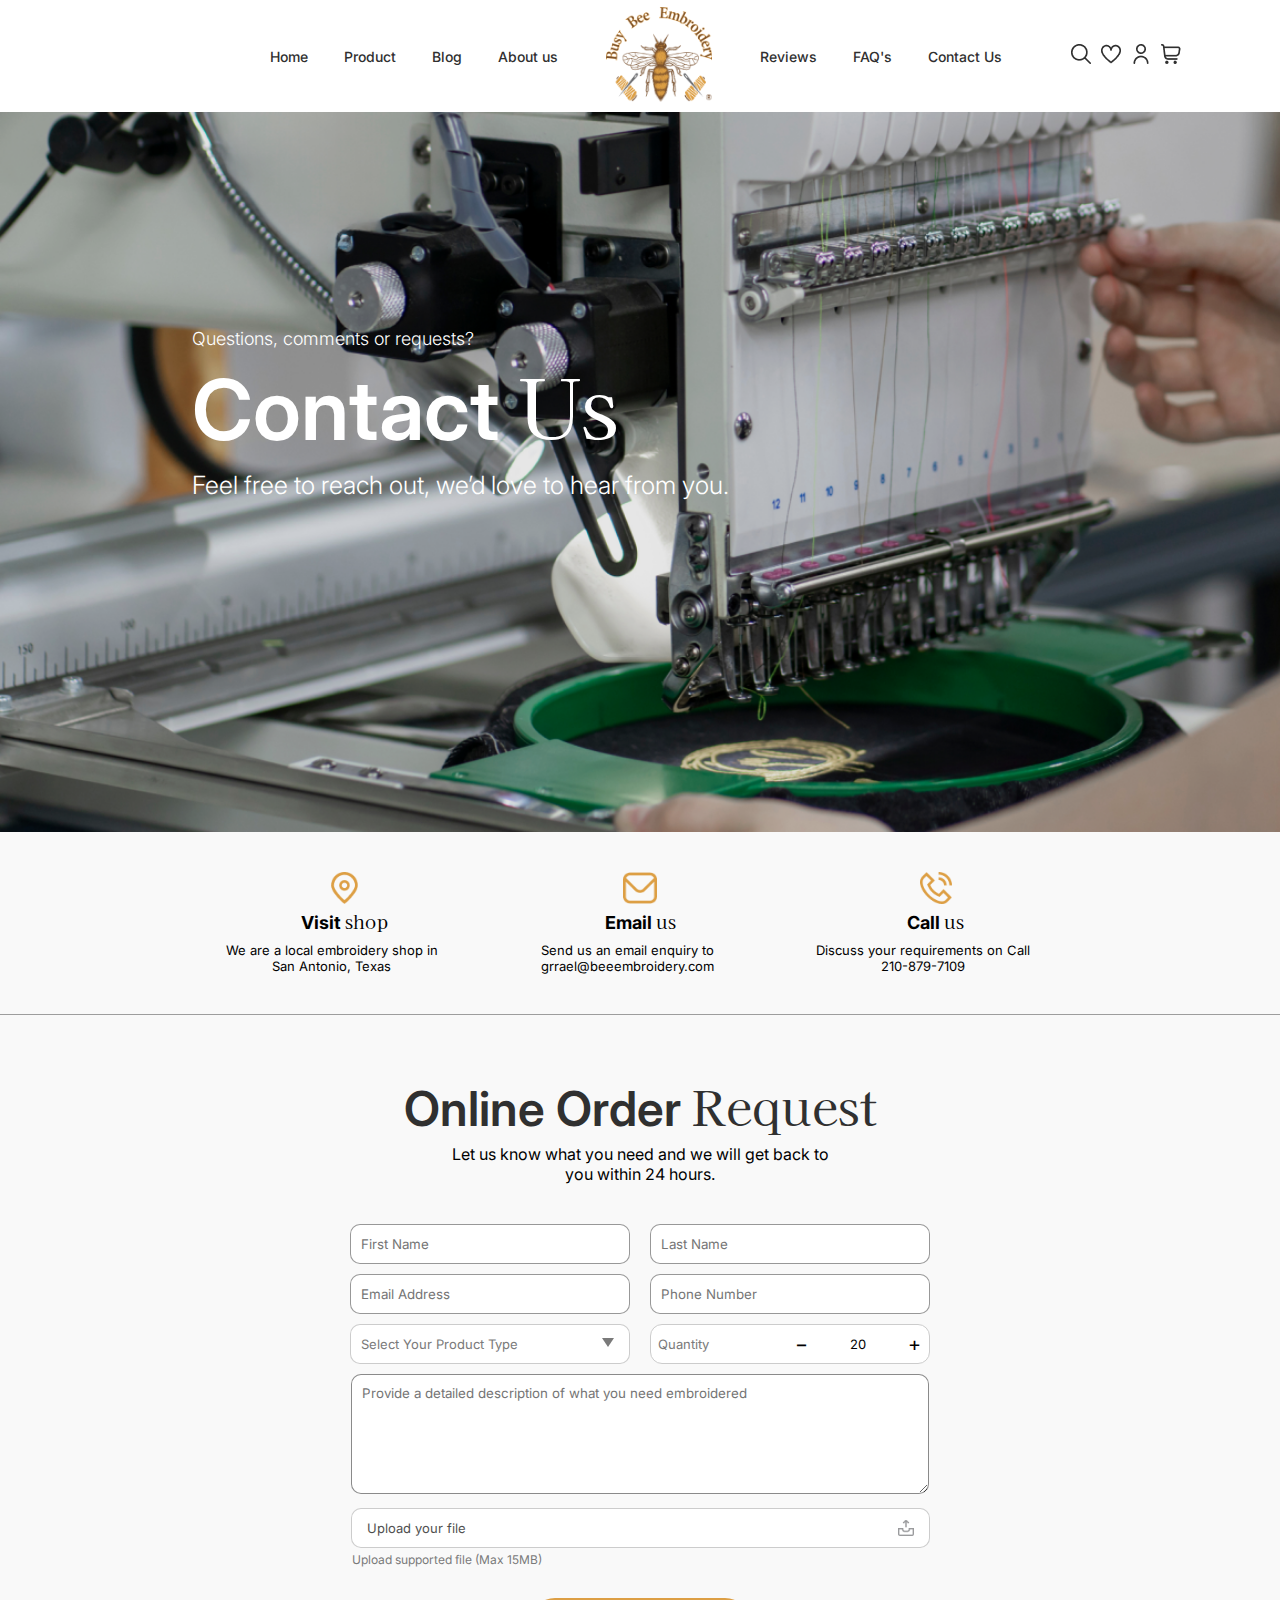
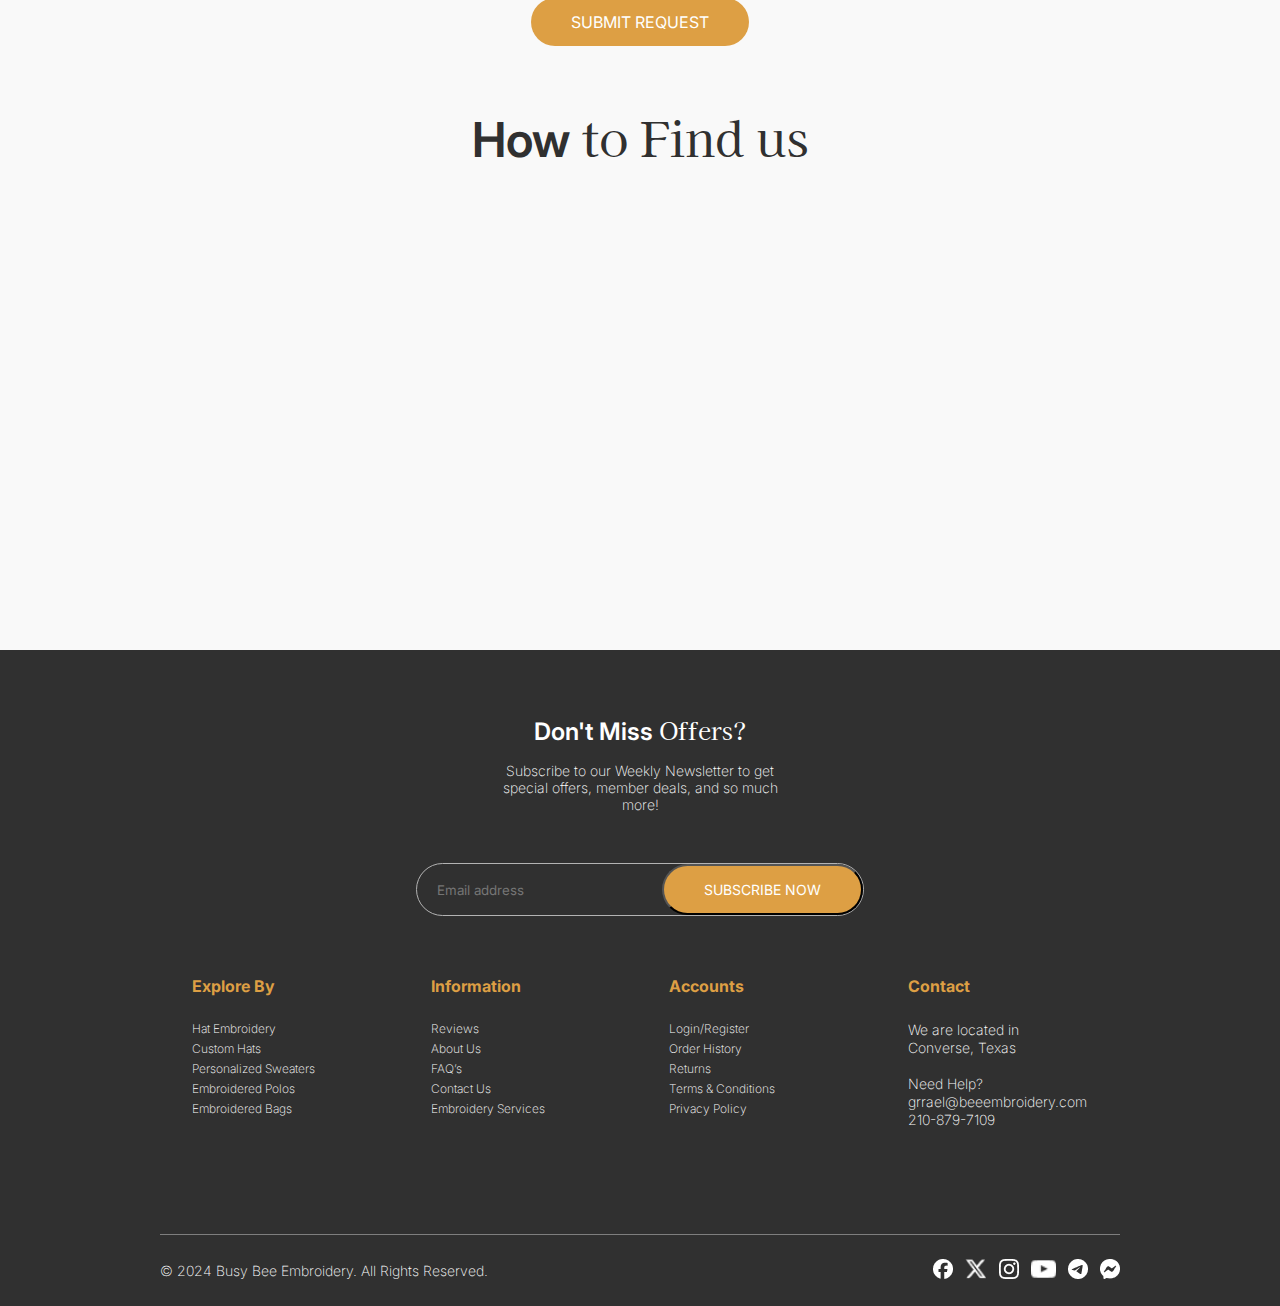
<file: contactus.html>
<!DOCTYPE html>
<html lang="en">
<head>
    <meta charset="UTF-8">
    <meta name="viewport" content="width=device-width, initial-scale=1.0">
    <title>Document</title>
    <link rel="preconnect" href="https://fonts.googleapis.com">
    <link rel="preconnect" href="https://fonts.gstatic.com" crossorigin>

    <!-- Import the Inter font with specified weights and styles -->
    <link href="https://fonts.googleapis.com/css2?family=Inter:ital,opsz,wght@0,14..32,100..900;1,14..32,100..900&display=swap" rel="stylesheet">
    <link href="https://fonts.googleapis.com/css2?family=Kaisei+Decol&display=swap" rel="stylesheet">
    <link rel="stylesheet" href="contactus.css">
</head>
<body>
    <div class="navbar">
        <a href="index.html"><img class="small" src="images/Logo.png" alt=""></a>
        <div class="center-nav">
            <ul>
                <a href="index.html"><li class="" data-page="home">Home</li></a>
                <a href="Product.html"><li class="" data-page="product">Product</li></a>
                <a href=""><li class="" data-page="blog">Blog</li></a>
                <a href="aboutus.html"><li class="" data-page="about">About us</li></a>
            </ul>
            <a href="index.html"><img src="images/Logo.png" alt=""></a>
            <ul>
              <a href=""><li class="" data-page="reviews">Reviews</li></a>
              <a href="faq.html"><li class="" data-page="faqs">FAQ's</li></a>
              <a href="contactus.html"><li class="" data-page="contact">Contact Us</li></a>
            </ul>
        </div>
        <div id="toggle" style="display: flex; justify-content: space-between; gap: 40px;">
            <div class="nav-end">
                <a href=""><img src="images/searchNav.png" alt=""></a>
            <a href=""><img src="images/heart.png" alt=""></a>
            <a href="dashboard.html"><img src="images/user.png" alt=""></a>
            <a href=""><img src="images/shopping-cart.png" alt=""></a>
            </div>
            <img src="images/ham.png" alt="" class="ham">
        </div>
    </div>

    <div class="contactusBanner">
        <div class="text">
            <p>Questions, comments or requests? </p>
            <h1>Contact <span>Us</span></h1>
            <h6>Feel free to reach out, we’d love to hear from you.</h6>
        </div>
    </div>

    <div class="contactStats">
        <div class="statsWrapper">
            <div class="contBox">
                <img src="images/location.png" alt="">
                <h4>Visit <span>shop</span></h4>
                <p>We are a local embroidery shop in San Antonio, Texas</p>
            </div>
            <div class="contBox">
                <img src="images/email.png" alt="">
                <h4>Email <span>us</span></h4>
                <p>Send us an email enquiry to grrael@beeembroidery.com</p>
            </div>
            <div class="contBox">
                <img src="images/call.png" alt="">
                <h4>Call <span>us</span></h4>
                <p>Discuss your requirements on Call 210-879-7109</p>
            </div>
        </div>
    </div>
    
    <div class="contactMain">
        <div class="contWrapper">
            <div class="formHeading">
                <h2>Online Order <span>Request</span></h2>
                <p>Let us know what you need and we will get back to you within 24 hours.</p>
            </div>
            <form action="">
                <div class="formTop">
                    <div class="formLeft">
                        <input type="text" placeholder="First Name">
                        <input type="text" placeholder="Email Address">
                        <div class="select-product">
                            <select>
                              <option selected disabled>Select Your Product Type</option>
                              <option value="type1">Type 1</option>
                              <option value="type2">Type 2</option>
                              <option value="type3">Type 3</option>
                            </select>
                          </div>
                    </div>
                    <div class="formRight">
                        <input type="text" placeholder="Last Name">
                        <input type="text" placeholder="Phone Number">
                        <div class="contactQuantity">
                            <label for="quantity">Quantity</label>
                            <div class="quantity-control">
                                <button type="button" class="minus">−</button>
                                <input type="number" id="quantity" value="20" min="1" max="99">
                                <button type="button" class="plus">+</button>
                            </div>
                        </div>
                        
                    </div>
                </div>

                <textarea name="" id="" placeholder="Provide a detailed description of what you need embroidered"></textarea>
                <div class="file-upload-wrapper">
                    <label for="file-upload" class="file-upload-label">
                      <span>Upload your file</span>
                      <img src="images/upload.png" alt="Upload" class="upload-icon"/>
                    </label>
                    <input type="file" id="file-upload" class="file-upload-input" />
                    <small class="file-size-info">Upload supported file (Max 15MB)</small>
                  </div>

                  <button class="submit">SUBMIT REQUEST</button>
                  
            </form>
        </div>
    </div>


    <div class="mapSection">
        <div class="mapCont">
            <div class="mapHeading">
                <h2>How <span>to Find us</span></h2>
            </div>

            <div class="map">
                <iframe src="https://www.google.com/maps/embed?pb=!1m18!1m12!1m3!1d1971.3273540514447!2d-0.12689114772568802!3d51.50006528482809!2m3!1f0!2f0!3f0!3m2!1i1024!2i768!4f13.1!3m3!1m2!1s0x47d8a00baf21de75%3A0x52963a5addd52a99!2sLondon%2C%20UK!5e0!3m2!1sen!2sin!4v1725451631767!5m2!1sen!2sin" width="800" height="600" style="border:0;" allowfullscreen="" loading="lazy" referrerpolicy="no-referrer-when-downgrade"></iframe>
            </div>
        </div>
    </div>



    <div class="footer">
        <div class="footer-cont">
                <h2>Don't Miss <span>Offers?</span></h2>
                <p>Subscribe to our Weekly Newsletter to get special offers, member deals, and so much more!</p>

                <div class="sub">
                    <input type="email" placeholder="Email address">
                    <button>subscribe now</button>

                </div>

                <div class="options">
                    <div class="footerBox">
                        <h4>Explore By</h4>
                        <ul>
                            <li>Hat Embroidery</li>
                            <li>Custom Hats</li>
                            <li>Personalized Sweaters</li>
                            <li>Embroidered Polos</li>
                            <li>Embroidered Bags</li>
                        </ul>
                    </div>
                    <div class="footerBox">
                        <h4>Information</h4>
                        <ul>
                            <li>Reviews</li>
                            <li>About Us</li>
                            <li>FAQ’s</li>
                            <li>Contact Us</li>
                            <li>Embroidery Services</li>
                        </ul>
                    </div>
                    <div class="footerBox">
                        <h4>Accounts</h4>
                        <ul>
                            <li>Login/Register</li>
                            <li>Order History
                            </li>
                            <li>Returns</li>
                            <li>Terms & Conditions</li>
                            <li>Privacy Policy</li>
                        </ul>
                    </div>
                    <div class="footerBox">
                        <h4>Contact</h4>
                        <p>
                            We are located in <br>Converse, Texas
                            <br><br>
                            Need Help? <br>grrael@beeembroidery.com
                            <br>
                            210-879-7109
                        </p>
                    </div>
                </div>

                <div class="footer-bottom">
                    <p>© 2024 Busy Bee Embroidery. All Rights Reserved.</p>
                    <div class="social">
                        <img src="images/facebook.png" alt="">
                        <img src="images/twitter.png" alt="">
                        <img src="images/insta.png" alt="">
                        <img src="images/youtube.png" alt="">
                        <img src="images/telegram.png" alt="">
                        <img src="images/messanger.png" alt="">
                    </div>
                </div>
        </div>
    </div>


</body>
</html>
</file>
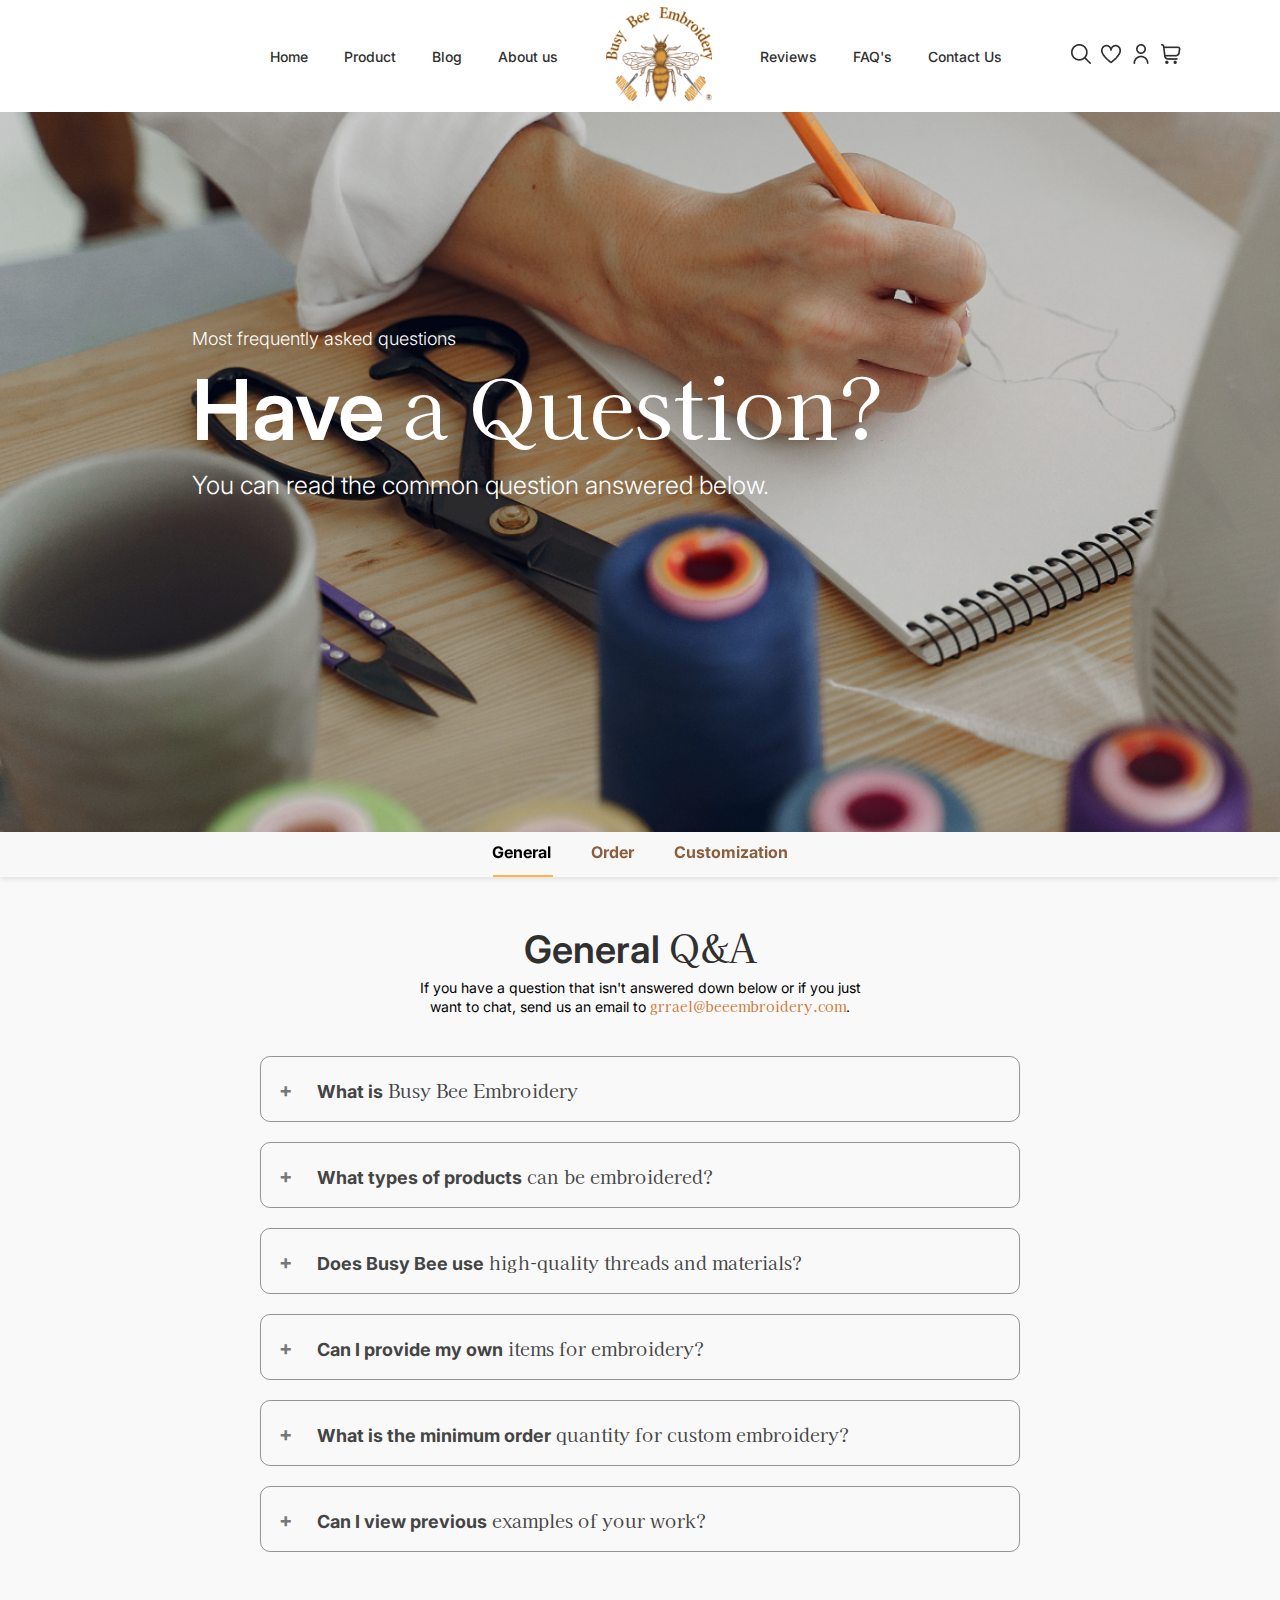
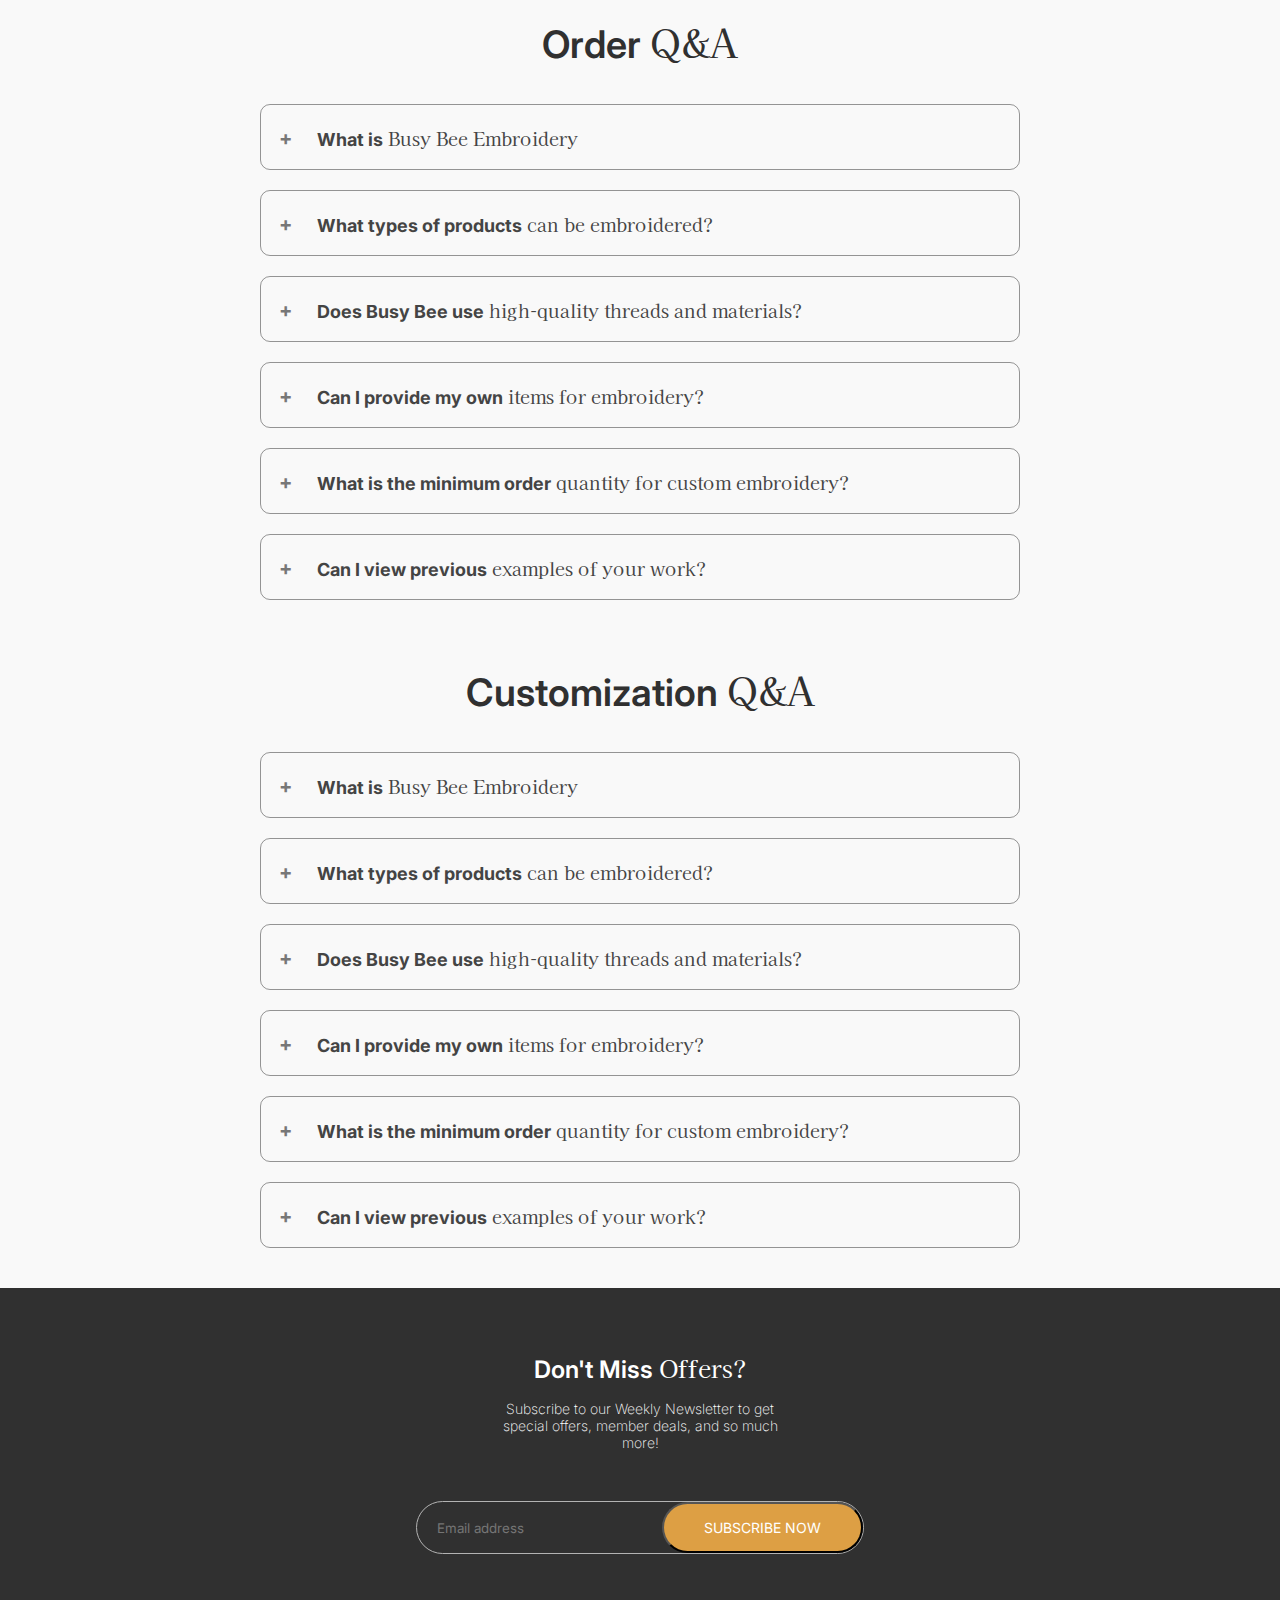
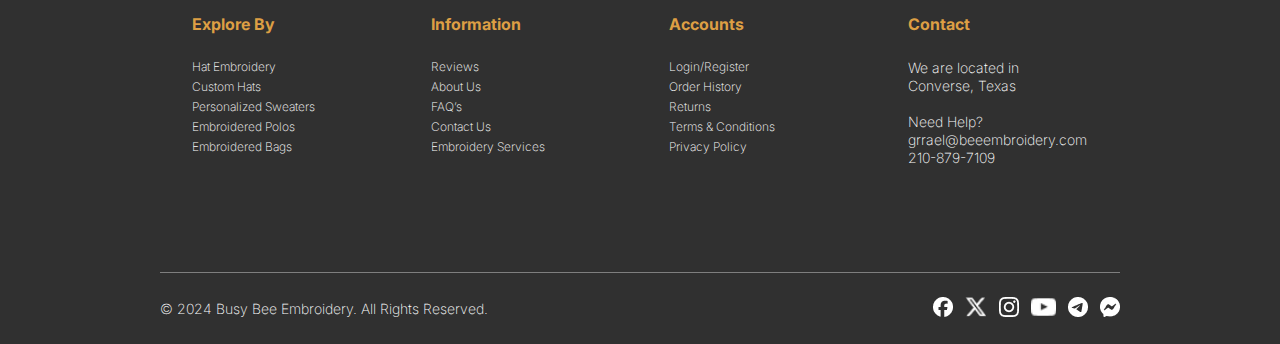
<file: faq.html>
<!DOCTYPE html>
<html lang="en">
<head>
    <meta charset="UTF-8">
    <meta name="viewport" content="width=device-width, initial-scale=1.0">
    <title>Document</title>
    <link rel="preconnect" href="https://fonts.googleapis.com">
    <link rel="preconnect" href="https://fonts.gstatic.com" crossorigin>

    <!-- Import the Inter font with specified weights and styles -->
    <link href="https://fonts.googleapis.com/css2?family=Inter:ital,opsz,wght@0,14..32,100..900;1,14..32,100..900&display=swap" rel="stylesheet">
    <link href="https://fonts.googleapis.com/css2?family=Kaisei+Decol&display=swap" rel="stylesheet">
    <link rel="stylesheet" href="faq.css">
</head>
<body>
    <div class="navbar">
        <a href="index.html"><img class="small" src="images/Logo.png" alt=""></a>
        <div class="center-nav">
            <ul>
                <a href="index.html"><li class="" data-page="home">Home</li></a>
                <a href="Product.html"><li class="" data-page="product">Product</li></a>
                <a href=""><li class="" data-page="blog">Blog</li></a>
                <a href="aboutus.html"><li class="" data-page="about">About us</li></a>
            </ul>
            <a href="index.html"><img src="images/Logo.png" alt=""></a>
            <ul>
              <a href=""><li class="" data-page="reviews">Reviews</li></a>
              <a href="faq.html"><li class="" data-page="faqs">FAQ's</li></a>
              <a href="contactus.html"><li class="" data-page="contact">Contact Us</li></a>
            </ul>
        </div>
        <div id="toggle" style="display: flex; justify-content: space-between; gap: 40px;">
            <div class="nav-end">
                <a href=""><img src="images/searchNav.png" alt=""></a>
            <a href=""><img src="images/heart.png" alt=""></a>
            <a href="dashboard.html"><img src="images/user.png" alt=""></a>
            <a href=""><img src="images/shopping-cart.png" alt=""></a>
            </div>
            <img src="images/ham.png" alt="" class="ham">
        </div>
    </div>

    <div class="faqBanner">
        <div class="text">
            <p>Most frequently asked questions </p>
            <h1>Have <span>a Question?</span></h1>
            <h6>You can read the common question answered below.</h6>
        </div>
    </div>

    <div class="faqtabs">
        <a class="faqTab active" href="#general">General</a>
        <a class="faqTab" href="#order">Order</a>
        <a class="faqTab" href="#customization">Customization</a>
        <div class="indicator"></div>
    </div>

    <section id="general">
        <h2>General <span>Q&A</span></h2>
        <p id="firstPara">If you have a question that isn't answered down below or if you just want to chat, send us an email to <span>grrael@beeembroidery.com</span>. </p>
        <div class="faqSection">
                <button class="custom-accordion"><h4>What is <span>Busy Bee Embroidery</h4></span></button>
                <div class="custom-panel">
                    <p>Coding Torque (codingtorque.com) is a free platform to learn coding for free by making amazing projects. Here
                        we share source code of projects that you can copy or keep on secondary screen and type yourself by looking
                        into it.</p>
                </div>

                <button class="custom-accordion"><h4>What types of products <span> can be embroidered?</h4></button>
                <div class="custom-panel">
                    <p>Lorem ipsum dolor sit amet consectetur adipisicing elit. Voluptates adipisci deserunt asperiores delectus
                        repellat magni!</p>
                </div>

                <button class="custom-accordion"><h4>Does Busy Bee use <span>high-quality threads and materials?</h4></button>
                <div class="custom-panel">
                    <p>Lorem ipsum dolor sit amet consectetur adipisicing elit. Voluptates adipisci deserunt asperiores delectus
                        repellat magni!</p>
                </div>
                <button class="custom-accordion"><h4>Can I provide my own <span>items for embroidery?</h4></button>
                <div class="custom-panel">
                    <p>Lorem ipsum dolor sit amet consectetur adipisicing elit. Voluptates adipisci deserunt asperiores delectus
                        repellat magni!</p>
                </div>
                <button class="custom-accordion"><h4>What is the minimum order <span>quantity for custom embroidery?</h4></button>
                <div class="custom-panel">
                    <p>Lorem ipsum dolor sit amet consectetur adipisicing elit. Voluptates adipisci deserunt asperiores delectus
                        repellat magni!</p>
                </div>
                <button class="custom-accordion"><h4>Can I view previous <span> examples of your work?</h4></button>
                <div class="custom-panel">
                    <p>Lorem ipsum dolor sit amet consectetur adipisicing elit. Voluptates adipisci deserunt asperiores delectus
                        repellat magni!</p>
                </div>

        </div>
    </section>

    <section id="order">
        <h2>Order <span>Q&A</span></h2>
        <div class="faqSection">
            <button class="custom-accordion"><h4>What is <span>Busy Bee Embroidery</h4></span></button>
            <div class="custom-panel">
                <p>Coding Torque (codingtorque.com) is a free platform to learn coding for free by making amazing projects. Here
                    we share source code of projects that you can copy or keep on secondary screen and type yourself by looking
                    into it.</p>
            </div>

            <button class="custom-accordion"><h4>What types of products <span> can be embroidered?</h4></button>
            <div class="custom-panel">
                <p>Lorem ipsum dolor sit amet consectetur adipisicing elit. Voluptates adipisci deserunt asperiores delectus
                    repellat magni!</p>
            </div>

            <button class="custom-accordion"><h4>Does Busy Bee use <span>high-quality threads and materials?</h4></button>
            <div class="custom-panel">
                <p>Lorem ipsum dolor sit amet consectetur adipisicing elit. Voluptates adipisci deserunt asperiores delectus
                    repellat magni!</p>
            </div>
            <button class="custom-accordion"><h4>Can I provide my own <span>items for embroidery?</h4></button>
            <div class="custom-panel">
                <p>Lorem ipsum dolor sit amet consectetur adipisicing elit. Voluptates adipisci deserunt asperiores delectus
                    repellat magni!</p>
            </div>
            <button class="custom-accordion"><h4>What is the minimum order <span>quantity for custom embroidery?</h4></button>
            <div class="custom-panel">
                <p>Lorem ipsum dolor sit amet consectetur adipisicing elit. Voluptates adipisci deserunt asperiores delectus
                    repellat magni!</p>
            </div>
            <button class="custom-accordion"><h4>Can I view previous <span> examples of your work?</h4></button>
            <div class="custom-panel">
                <p>Lorem ipsum dolor sit amet consectetur adipisicing elit. Voluptates adipisci deserunt asperiores delectus
                    repellat magni!</p>
            </div>

    </div>
    </section>

    <section id="customization">
        <h2>Customization <span>Q&A</span></h2>
        <div class="faqSection">
            <button class="custom-accordion"><h4>What is <span>Busy Bee Embroidery</h4></span></button>
            <div class="custom-panel">
                <p>Coding Torque (codingtorque.com) is a free platform to learn coding for free by making amazing projects. Here
                    we share source code of projects that you can copy or keep on secondary screen and type yourself by looking
                    into it.</p>
            </div>

            <button class="custom-accordion"><h4>What types of products <span> can be embroidered?</h4></button>
            <div class="custom-panel">
                <p>Lorem ipsum dolor sit amet consectetur adipisicing elit. Voluptates adipisci deserunt asperiores delectus
                    repellat magni!</p>
            </div>

            <button class="custom-accordion"><h4>Does Busy Bee use <span>high-quality threads and materials?</h4></button>
            <div class="custom-panel">
                <p>Lorem ipsum dolor sit amet consectetur adipisicing elit. Voluptates adipisci deserunt asperiores delectus
                    repellat magni!</p>
            </div>
            <button class="custom-accordion"><h4>Can I provide my own <span>items for embroidery?</h4></button>
            <div class="custom-panel">
                <p>Lorem ipsum dolor sit amet consectetur adipisicing elit. Voluptates adipisci deserunt asperiores delectus
                    repellat magni!</p>
            </div>
            <button class="custom-accordion"><h4>What is the minimum order <span>quantity for custom embroidery?</h4></button>
            <div class="custom-panel">
                <p>Lorem ipsum dolor sit amet consectetur adipisicing elit. Voluptates adipisci deserunt asperiores delectus
                    repellat magni!</p>
            </div>
            <button class="custom-accordion"><h4>Can I view previous <span> examples of your work?</h4></button>
            <div class="custom-panel">
                <p>Lorem ipsum dolor sit amet consectetur adipisicing elit. Voluptates adipisci deserunt asperiores delectus
                    repellat magni!</p>
            </div>

    </div>
    </section>


    <div class="footer">
        <div class="footer-cont">
                <h2>Don't Miss <span>Offers?</span></h2>
                <p>Subscribe to our Weekly Newsletter to get special offers, member deals, and so much more!</p>

                <div class="sub">
                    <input type="email" placeholder="Email address">
                    <button>subscribe now</button>

                </div>

                <div class="options">
                    <div class="footerBox">
                        <h4>Explore By</h4>
                        <ul>
                            <li>Hat Embroidery</li>
                            <li>Custom Hats</li>
                            <li>Personalized Sweaters</li>
                            <li>Embroidered Polos</li>
                            <li>Embroidered Bags</li>
                        </ul>
                    </div>
                    <div class="footerBox">
                        <h4>Information</h4>
                        <ul>
                            <li>Reviews</li>
                            <li>About Us</li>
                            <li>FAQ’s</li>
                            <li>Contact Us</li>
                            <li>Embroidery Services</li>
                        </ul>
                    </div>
                    <div class="footerBox">
                        <h4>Accounts</h4>
                        <ul>
                            <li>Login/Register</li>
                            <li>Order History
                            </li>
                            <li>Returns</li>
                            <li>Terms & Conditions</li>
                            <li>Privacy Policy</li>
                        </ul>
                    </div>
                    <div class="footerBox">
                        <h4>Contact</h4>
                        <p>
                            We are located in <br>Converse, Texas
                            <br><br>
                            Need Help? <br>grrael@beeembroidery.com
                            <br>
                            210-879-7109
                        </p>
                    </div>
                </div>

                <div class="footer-bottom">
                    <p>© 2024 Busy Bee Embroidery. All Rights Reserved.</p>
                    <div class="social">
                        <img src="images/facebook.png" alt="">
                        <img src="images/twitter.png" alt="">
                        <img src="images/insta.png" alt="">
                        <img src="images/youtube.png" alt="">
                        <img src="images/telegram.png" alt="">
                        <img src="images/messanger.png" alt="">
                    </div>
                </div>
        </div>
    </div>









    <script>
        const faqTabs = document.querySelectorAll('.faqTab');
        const indicator = document.querySelector('.indicator');

        function updateIndicator(tab) {
            const rect = tab.getBoundingClientRect();
            const tabsContainerRect = document.querySelector('.faqtabs').getBoundingClientRect();
            indicator.style.width = `${rect.width}px`;
            indicator.style.left = `${rect.left - tabsContainerRect.left}px`;
        }

        faqTabs.forEach(faqTab => {
            faqTab.addEventListener('click', function() {
                faqTabs.forEach(t => t.classList.remove('active'));
                this.classList.add('active');
                updateIndicator(this);
            });
        });

        // Initialize indicator position on page load
        document.addEventListener('DOMContentLoaded', function() {
            updateIndicator(document.querySelector('.faqTab.active'));
        });
    </script>

    <script>
            var acc = document.getElementsByClassName("custom-accordion");
            var i;

            for (i = 0; i < acc.length; i++) {
                acc[i].addEventListener("click", function () {
                    this.classList.toggle("active");
                    var panel = this.nextElementSibling;
                    if (panel.style.maxHeight) {
                        panel.style.maxHeight = null;
                    } else {
                        panel.style.maxHeight = panel.scrollHeight + "px";
                    }
                });
            }

    </script>
</body>
</html>
</file>
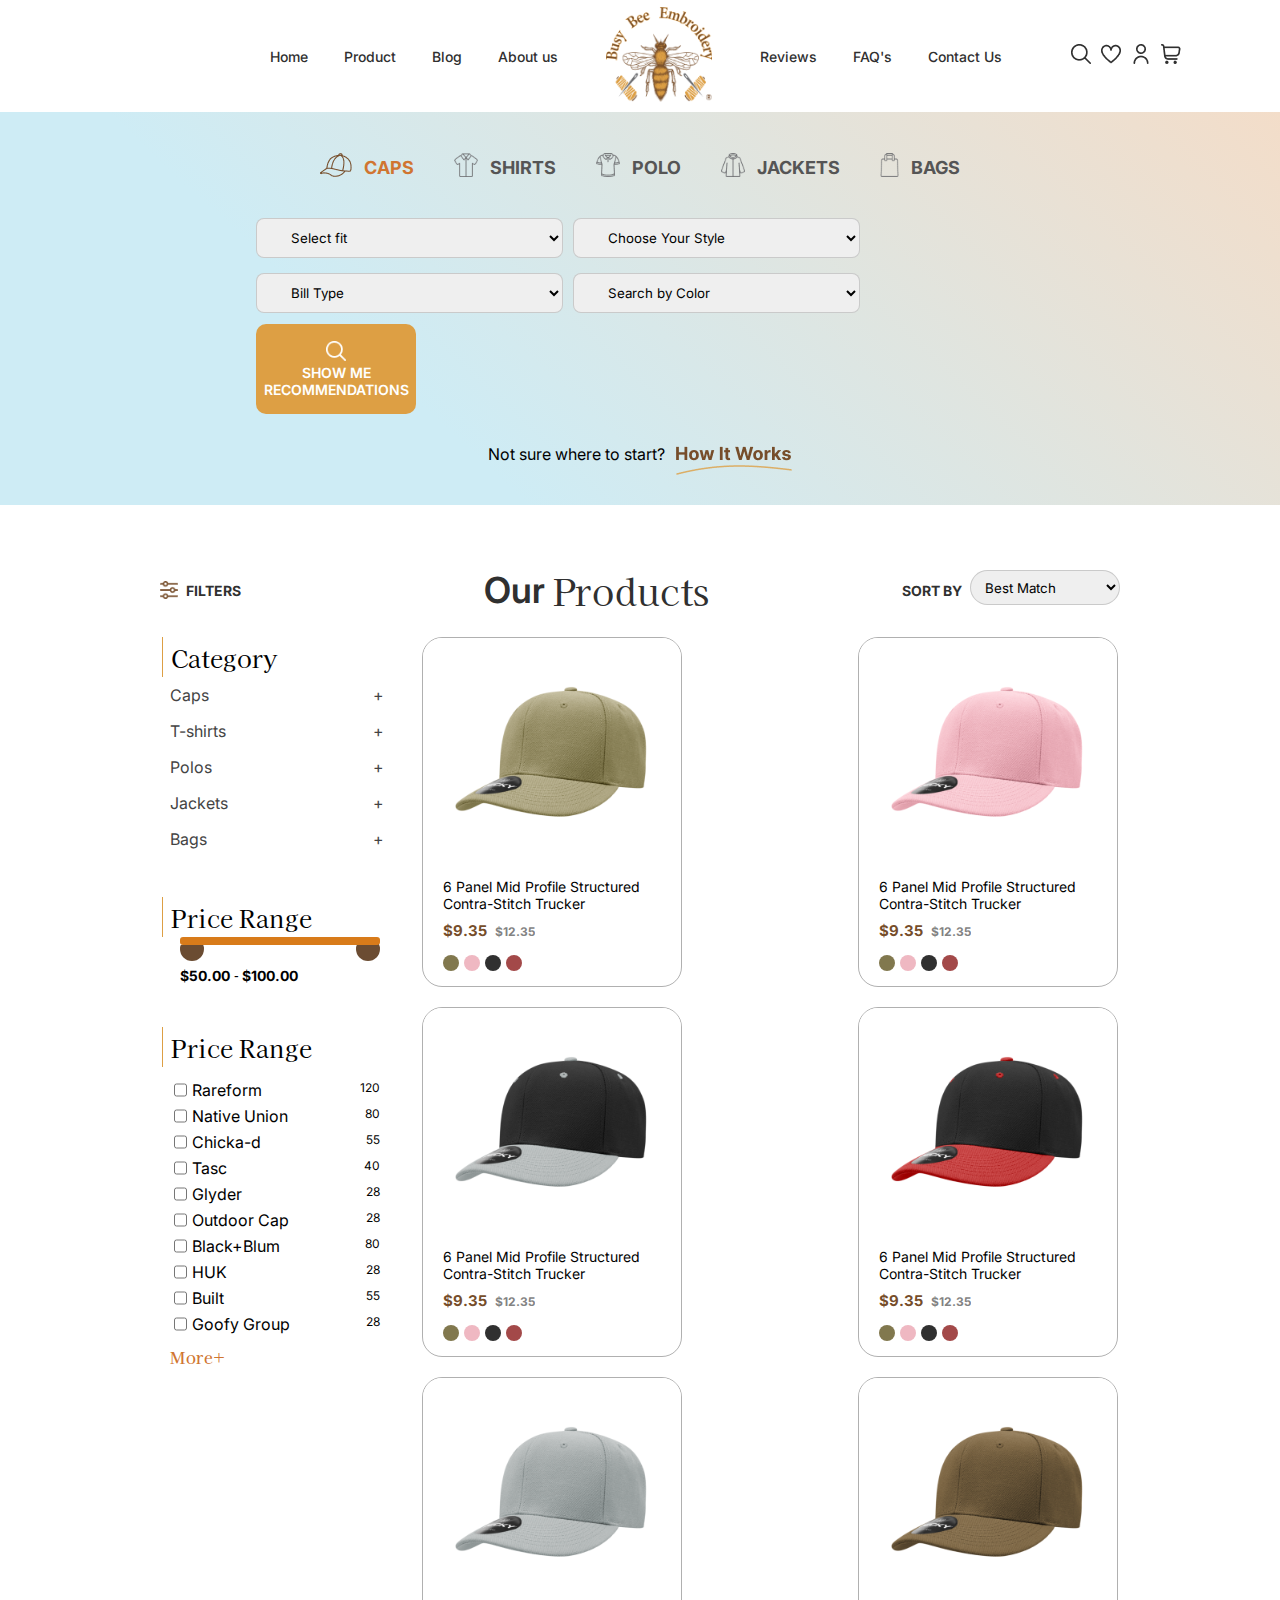
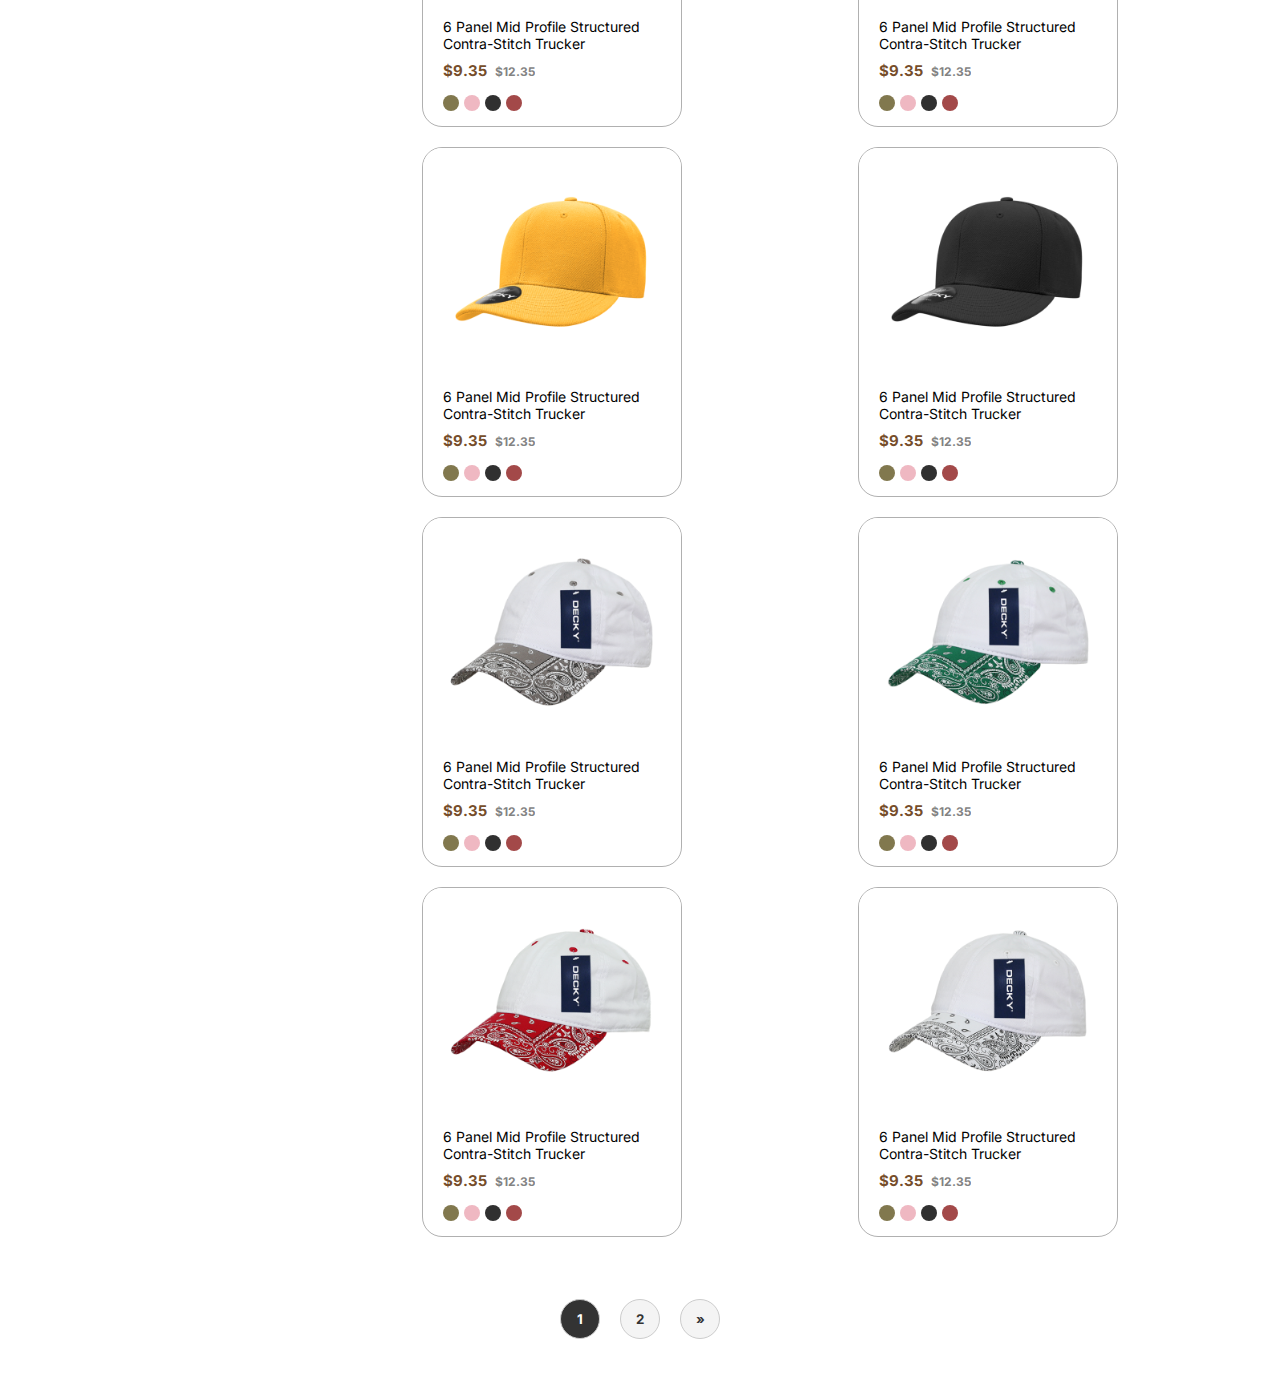
<file: Product.html>
<!DOCTYPE html>
<html lang="en">
<head>
    <meta charset="UTF-8">
    <meta name="viewport" content="width=device-width, initial-scale=1.0">
    <title>Products</title>
    <link rel="stylesheet" href="product.css">
    <link href="https://fonts.googleapis.com/css2?family=Inter:ital,opsz,wght@0,14..32,100..900;1,14..32,100..900&display=swap" rel="stylesheet">
    <link href="https://fonts.googleapis.com/css2?family=Kaisei+Decol&display=swap" rel="stylesheet">
    <link rel="stylesheet" href="https://cdn.jsdelivr.net/npm/swiper@11/swiper-bundle.min.css" />
</head>
<body>
  <div class="navbar">
    <a href="index.html"><img class="small" src="images/Logo.png" alt=""></a>
    <div class="center-nav">
        <ul>
            <a href="index.html"><li class="" data-page="home">Home</li></a>
            <a href="Product.html"><li class="" data-page="product">Product</li></a>
            <a href=""><li class="" data-page="blog">Blog</li></a>
            <a href="aboutus.html"><li class="" data-page="about">About us</li></a>
        </ul>
        <a href="index.html"><img src="images/Logo.png" alt=""></a>
        <ul>
            <a href=""><li class="" data-page="reviews">Reviews</li></a>
            <a href="faq.html"><li class="" data-page="faqs">FAQ's</li></a>
            <a href="contactus.html"><li class="" data-page="contact">Contact Us</li></a>
        </ul>
    </div>
    <div id="toggle" style="display: flex; justify-content: space-between; gap: 40px;">
        <div class="nav-end">
          <a href=""><img src="images/searchNav.png" alt=""></a>
          <a href=""><img src="images/heart.png" alt=""></a>
          <a href="dashboard.html"><img src="images/user.png" alt=""></a>
          <a href=""><img src="images/shopping-cart.png" alt=""></a>
        </div>
        <img src="images/ham.png" alt="" class="ham">
    </div>
</div>


    <div class="search-section">
        <div class="category-menu">
            <div class="category-item active" data-category="caps">
              <img src="images/one.png" alt="Caps Icon">
              <span>CAPS</span>
            </div>
            <div class="category-item" data-category="shirts">
              <img src="images/two.png" alt="Shirts Icon">
              <span>SHIRTS</span>
            </div>
            <div class="category-item" data-category="polo">
              <img src="images/three.png" alt="Polo Icon">
              <span>POLO</span>
            </div>
            <div class="category-item" data-category="jackets">
              <img src="images/four.png" alt="Jackets Icon">
              <span>JACKETS</span>
            </div>
            <div class="category-item" data-category="bags">
              <img src="images/five.png" alt="Bags Icon">
              <span>BAGS</span>
            </div>
            <div class="underline"></div>
          </div>

          <div class="inputFields">
            <div class="inputs">
               <div class="first">
                <select name="fit" id="fit">
                    <option value="">Select fit</option>
                    <option value="s">S</option>
                    <option value="M">M</option>
                    <option value="L">L</option>
                    <option value="XL">XL</option>
                  </select>
                  <select name="fit" id="fit">
                    <option value="">Bill Type</option>
                    <option value="s">S</option>
                    <option value="M">M</option>
                    <option value="L">L</option>
                    <option value="XL">XL</option>
                  </select>
               </div>
               <div class="second">
                <select name="fit" id="fit">
                    <option value="">Choose Your Style</option>
                    <option value="s">S</option>
                    <option value="M">M</option>
                    <option value="L">L</option>
                    <option value="XL">XL</option>
                  </select>
                  <select name="fit" id="fit">
                    <option value="">Search by Color</option>
                    <option value="s">S</option>
                    <option value="M">M</option>
                    <option value="L">L</option>
                    <option value="XL">XL</option>
                  </select>
               </div>
            </div>
            <button><img src="images/search.png" alt=""> <br>Show me recommendations</button>
          </div>

          <div class="howItWorks">Not sure where to start? <img src="images/howItWorks.png" alt=""></div>
    </div>

    <div class="productList">
        <div class="productContent">
            <div class="top-section">
                <div class="filterToggle"><img src="images/filter.png" alt="">FILTERS</div>
                <div>Our <span>Products</span></div>
                <div class="sort">SORT BY 
                    <select name="pets" id="pet-select">
                      <option value="dog">Best Match</option>
                      <option value="cat">Most Popular</option>
                      <option value="hamster">Best Rated</option>
                      <option value="parrot">Low to High</option>
                      <option value="spider">High to Low</option>
                      <option value="goldfish">Best Match</option>
                    </select>
                </div>
            </div>
            <div class="wrapper">

              <div class="filter" >
                <h2 class="cat">Category</h2>
                <ul class="left-menu theme1">
                  <li id="heading"><a><span>Caps</span> <span>+</span></a>
                    <ul class="menu-opt">
                      <li><input type="checkbox" name="" id="">5 panel High
                      </li>	
                      <li><input type="checkbox" name="" id="">6 panel High
                      </li>	
                      <li><input type="checkbox" name="" id="">5 panel High
                      </li>	
                      <li><input type="checkbox" name="" id="">5 panel High
                      </li>	
                    </ul>
                  </li>	
                  <li id="heading"><a><span>T-shirts</span> <span>+</span></a>
                    <ul class="menu-opt">
                      <li><input type="checkbox" name="" id="">5 panel High
                      </li>	
                      <li><input type="checkbox" name="" id="">6 panel High
                      </li>	
                      <li><input type="checkbox" name="" id="">5 panel High
                      </li>	
                      <li><input type="checkbox" name="" id="">5 panel High
                      </li>	
                    </ul>
                  </li>	
                  <li id="heading"><a><span>Polos</span> <span>+</span></a>
                    <ul class="menu-opt">
                      <li><input type="checkbox" name="" id="">5 panel High
                      </li>	
                      <li><input type="checkbox" name="" id="">6 panel High
                      </li>	
                      <li><input type="checkbox" name="" id="">5 panel High
                      </li>	
                      <li><input type="checkbox" name="" id="">5 panel High
                      </li>	
                    </ul>
                  </li>	
                  <li id="heading"><a><span>Jackets</span> <span>+</span></a>
                    <ul class="menu-opt">
                      <li><input type="checkbox" name="" id="">5 panel High
                      </li>	
                      <li><input type="checkbox" name="" id="">6 panel High
                      </li>	
                      <li><input type="checkbox" name="" id="">5 panel High
                      </li>	
                      <li><input type="checkbox" name="" id="">5 panel High
                      </li>	
                    </ul>
                  </li>	
                  <li id="heading"><a><span>Bags</span> <span>+</span></a>
                    <ul class="menu-opt">
                      <li><input type="checkbox" name="" id="">5 panel High
                      </li>	
                      <li><input type="checkbox" name="" id="">6 panel High
                      </li>	
                      <li><input type="checkbox" name="" id="">5 panel High
                      </li>	
                      <li><input type="checkbox" name="" id="">5 panel High
                      </li>	
                    </ul>
                  </li>	
                </ul>


                <h2 class="cat" style="margin-top: 40px;">Price Range</h2>
                <div class="range-slider">
                  <input type="range" min="50" max="100" value="50" id="minRange" />
                  <input type="range" min="50" max="100" value="100" id="maxRange" />
                  <div class="slider-track"></div>
                  <div class="price-range">
                    <span id="rangeMinValue">$50.00</span> - <span id="rangeMaxValue">$100.00</span>
                  </div>
                </div>

                <h2 class="cat" style="margin-top: 40px;">Price Range</h2>
                <div class="checks">
                  <ul>
                    <li><span><input type="checkbox" name="" id="">Rareform</span> <span>120</span></li>
                    <li><span><input type="checkbox" name="" id="">Native Union</span> <span>80</span></li>
                    <li><span><input type="checkbox" name="" id="">Chicka-d</span> <span>55</span></li>
                    <li><span><input type="checkbox" name="" id="">Tasc</span> <span>40</span></li>
                    <li><span><input type="checkbox" name="" id="">Glyder</span> <span>28</span></li>
                    <li><span><input type="checkbox" name="" id="">Outdoor Cap</span> <span>28</span></li>
                    <li><span><input type="checkbox" name="" id="">Black+Blum</span> <span>80</span></li>
                    <li><span><input type="checkbox" name="" id="">HUK</span> <span>28</span></li>
                    <li><span><input type="checkbox" name="" id="">Built</span> <span>55</span></li>
                    <li><span><input type="checkbox" name="" id="">Goofy Group</span> <span>28</span></li>
                  </ul>
                  <h4 class="seeMore">More+</h4>
                </div>
              </div>

              <div class="product-section">
              </div>

              
            </div>
            


            <div class="pagination">
                <button class="page-btn active">1</button>
                <button class="page-btn">2</button>
                <button class="page-btn">3</button>
                <button class="page-btn">4</button>
                <button class="page-btn">&raquo;</button>
            </div>            
        </div>
    </div>















    <script>
        const categoryItems = document.querySelectorAll('.category-item');
        const underline = document.querySelector('.underline');

        categoryItems.forEach((item, index) => {
        item.addEventListener('click', () => {
            categoryItems.forEach(cat => cat.classList.remove('active'));
            
            item.classList.add('active');
            
            const itemPosition = item.getBoundingClientRect();
            const menuPosition = document.querySelector('.category-menu').getBoundingClientRect();
            
            
            const leftPosition = itemPosition.left - menuPosition.left + 5;
            const itemWidth = item.offsetWidth;
            
            underline.style.left = `${leftPosition}px`;
            underline.style.width = `${itemWidth}px`;
        });
        });

        const initialActiveItem = document.querySelector('.category-item.active');
        if (initialActiveItem) {
        const initialPosition = initialActiveItem.getBoundingClientRect();
        const initialLeft = initialPosition.left - document.querySelector('.category-menu').getBoundingClientRect().left + 10;
        underline.style.left = `${initialLeft}px`;
        // underline.style.width = `${initialActiveItem.offsetWidth}px`;
        // underline.style.width = `${initialActiveItem.offsetWidth}px`;
        }
    </script>


    <script>
      document.querySelector('.filterToggle').addEventListener('click', function() {
    var filterDiv = document.querySelector('.filter');
    
    if (filterDiv.style.display === 'none' || filterDiv.style.display === '') {
        filterDiv.style.display = 'block';
    } else {
        filterDiv.style.display = 'none';
    }
});

    </script>
    <script src="product.js"></script>
</body>
</html>
</file>
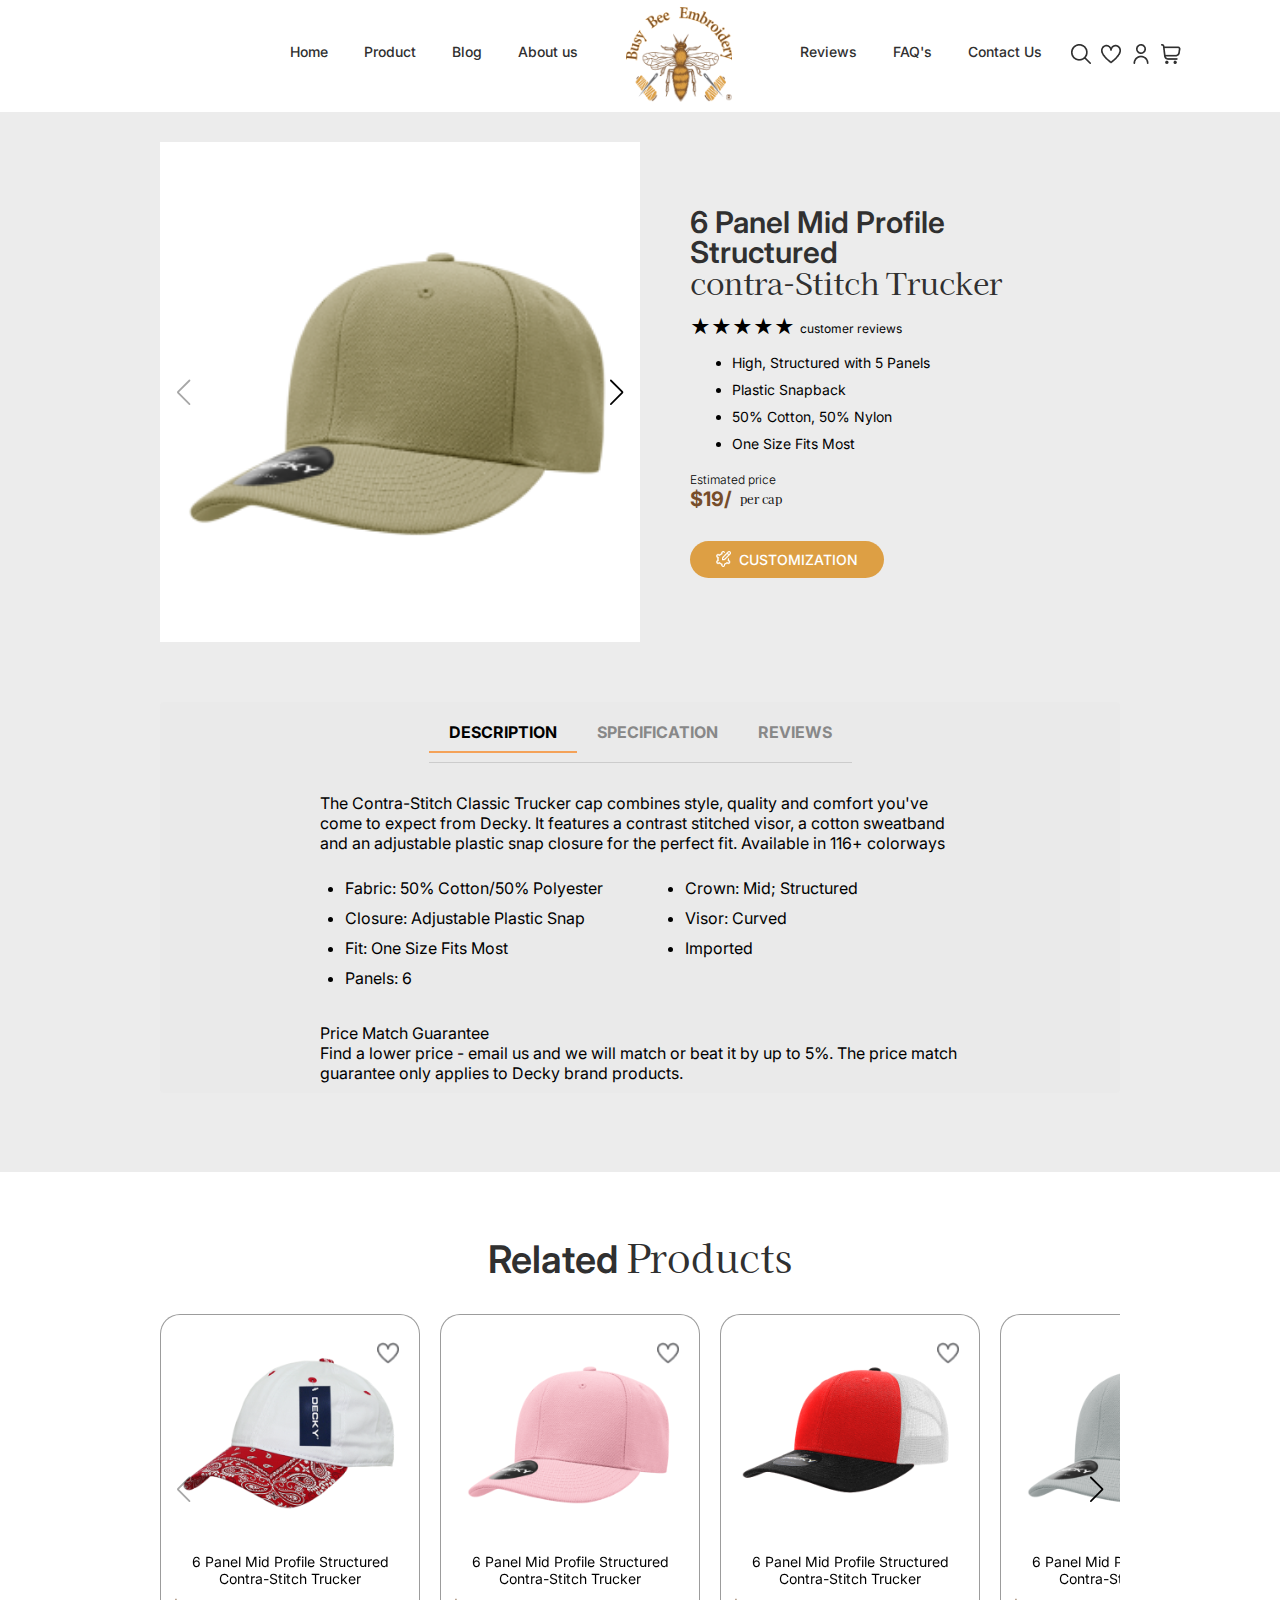
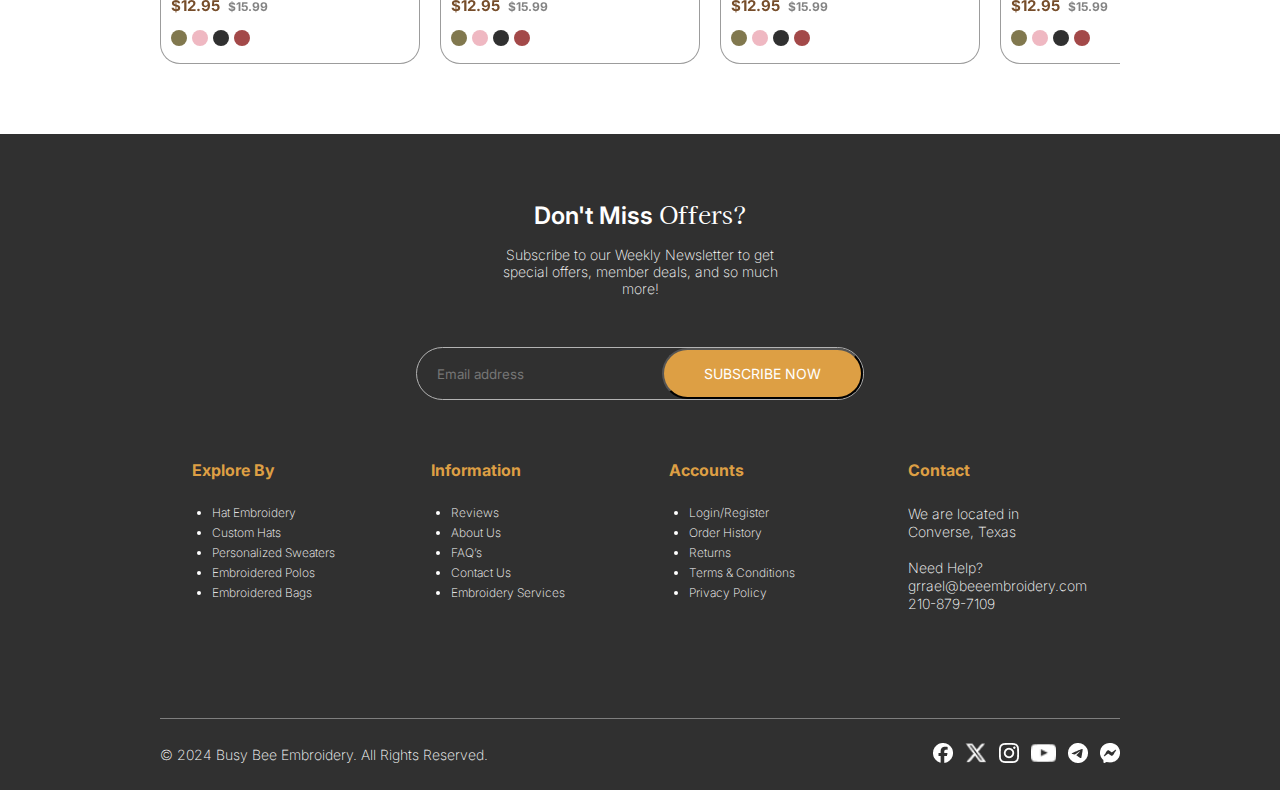
<file: productdes.html>
<!DOCTYPE html>
<html lang="en">
<head>
    <meta charset="UTF-8">
    <meta name="viewport" content="width=device-width, initial-scale=1.0">
    <title>Document</title>
    <link href="https://fonts.googleapis.com/css2?family=Inter:ital,opsz,wght@0,14..32,100..900;1,14..32,100..900&display=swap" rel="stylesheet">
    <link href="https://fonts.googleapis.com/css2?family=Kaisei+Decol&display=swap" rel="stylesheet">
    <link rel="stylesheet" href="https://cdn.jsdelivr.net/npm/swiper@11/swiper-bundle.min.css" />
    <link rel="stylesheet" href="https://cdn.jsdelivr.net/npm/swiper@11/swiper-bundle.min.css" />
    <link rel="stylesheet" href="prodDes.css">
</head>
<body>
    <div class="navbar">
        <a href="index.html"><img class="small" src="images/Logo.png" alt=""></a>
        <div class="center-nav">
            <ul>
                <a href="index.html"><li class="" data-page="home">Home</li></a>
                <a href="Product.html"><li class="" data-page="product">Product</li></a>
                <a href=""><li class="" data-page="blog">Blog</li></a>
                <a href="aboutus.html"><li class="" data-page="about">About us</li></a>
            </ul>
            <a href="index.html"><img src="images/Logo.png" alt=""></a>
            <ul>
              <a href=""><li class="" data-page="reviews">Reviews</li></a>
              <a href="faq.html"><li class="" data-page="faqs">FAQ's</li></a>
              <a href="contactus.html"><li class="" data-page="contact">Contact Us</li></a>
            </ul>
        </div>
        <div id="toggle" style="display: flex; justify-content: space-between; gap: 40px;">
            <div class="nav-end">
                <a href=""><img src="images/searchNav.png" alt=""></a>
                <a href=""><img src="images/heart.png" alt=""></a>
                <a href="dashboard.html"><img src="images/user.png" alt=""></a>
                <a href=""><img src="images/shopping-cart.png" alt=""></a>
            </div>
            <img src="images/ham.png" alt="" class="ham">
        </div>
    </div>

    <div class="des-container">
        <div class="product-des">
            <div class="left">

                <div class="swiper mySwiper">
                    <div class="swiper-wrapper">
                      <div class="swiper-slide"><img src="images/caps/cap1.png" alt=""></div>
                      <div class="swiper-slide"><img src="images/caps/cap2.png" alt=""></div>
                      <div class="swiper-slide"><img src="images/caps/cap3.png" alt=""></div>
                    </div>
                    <div class="swiper-button-next"></div>
                    <div class="swiper-button-prev"></div>
                  </div>

            </div>
            <div class="right">
                <h2>6 Panel Mid Profile Structured <br><span>contra-Stitch Trucker</span></h2>
                <div class="des-rating">
                    <div class="rating">
                        <input type="radio" id="star5" name="rating" value="5">
                        <label for="star5">&#9733;</label>
                        <input type="radio" id="star4" name="rating" value="4">
                        <label for="star4">&#9733;</label>
                        <input type="radio" id="star3" name="rating" value="3">
                        <label for="star3">&#9733;</label>
                        <input type="radio" id="star2" name="rating" value="2">
                        <label for="star2">&#9733;</label>
                        <input type="radio" id="star1" name="rating" value="1">
                        <label for="star1">&#9733;</label>
                    </div>

                    <p>customer reviews</p>

                    
                </div>
                <div class="features">
                    <ul>
                        <li>High, Structured with 5 Panels</li>
                        <li>Plastic Snapback</li>
                        <li>50% Cotton, 50% Nylon</li>
                        <li>One Size Fits Most</li>
                    </ul>
                </div>

                <div class="price">
                    <p>Estimated price</p>
                    <h3>$19/ <span>per cap</span></h3>
                </div>

                <div class="buttons">
                    <!-- <a class="prodDesBtn" href=""><img src="images/shopping-cart2.png" alt="">ADD TO CART</a> -->
                    <a class="prodDesBtn" href="purchaseOpt.html"><img src="images/setting2.png" alt="">CUSTOMIZATION</a>
                </div>
            </div>
        </div>
        <div class="tabsSection">
            <div class="tab-container">
                <ul class="tabs">
                    <li class="tab active" data-target="description">Description</li>
                    <li class="tab" data-target="specs">Specification</li>
                    <li class="tab" data-target="review">Reviews</li>
                </ul>
                <div class="tab-content">
                    <div id="description" class="content active">
                        <p>The Contra-Stitch Classic Trucker cap combines style, quality and comfort you've come to expect from Decky. It features a contrast stitched visor, a cotton sweatband and an adjustable plastic snap closure for the perfect fit. Available in 116+ colorways</p>

                        <div class="pointers">
                            <div class="column">
                                <ul>
                                    <li>Fabric: 50% Cotton/50% Polyester</li>
                                    <li>Closure: Adjustable Plastic Snap</li>
                                    <li>Fit: One Size Fits Most</li>
                                    <li>Panels: 6</li>
                                </ul>
                            </div>
                            <div class="column">
                                <ul>
                                    <li>Crown: Mid; Structured</li>
                                    <li>Visor: Curved</li>
                                    <li>Imported</li>
                                </ul>
                            </div>
                        </div>

                        <p>Price Match Guarantee <br>
                            Find a lower price - email us and we will match or beat it by up to 5%. The price match guarantee only applies to Decky brand products.</p>
                    </div>
                    <div id="specs" class="content">
                    </div>
                    <div id="review" class="content">Reviews Section</div>
                    <!-- <div id="checkout" class="content">Content for Checkout</div> -->
                </div>
            </div>
        </div>
        <div class="relatedProd">
            <h2>Related <span>Products</span></h2>
            <div class="prodSlider">
                <div class="swiper relatedSwiper">
                    <div class="swiper-wrapper">

                      <div class="swiper-slide">
                        <div class="prod-image">
                            <a href="#"><img src="images/wishlist.png" alt=""></a>
                            <img src="images/caps/cap11.png" alt="">
                        </div>
                        <div class="prod-content">
                            <p>6 Panel Mid Profile Structured Contra-Stitch Trucker</p>
                            <div class="price">
                                <h5 id="offerPrice">$12.95</h5>
                                <h5 id="oldPrice">$15.99</h5>
                            </div>
                            <div class="color-choice">
                                <div class="color"></div>
                                <div class="color"></div>
                                <div class="color"></div>
                                <div class="color"></div>
                            </div>
                        </div>
                      </div>
                      <div class="swiper-slide">
                        <div class="prod-image">
                            <a href="#"><img src="images/wishlist.png" alt=""></a>
                            <img src="images/caps/cap2.png" alt="">
                        </div>
                        <div class="prod-content">
                            <p>6 Panel Mid Profile Structured Contra-Stitch Trucker</p>
                            <div class="price">
                                <h5 id="offerPrice">$12.95</h5>
                                <h5 id="oldPrice">$15.99</h5>
                            </div>
                            <div class="color-choice">
                                <div class="color"></div>
                                <div class="color"></div>
                                <div class="color"></div>
                                <div class="color"></div>
                            </div>
                        </div>
                      </div>
                      <div class="swiper-slide">
                        <div class="prod-image">
                            <a href="#"><img src="images/wishlist.png" alt=""></a>
                            <img src="images/caps/cap16.png" alt="">
                        </div>
                        <div class="prod-content">
                            <p>6 Panel Mid Profile Structured Contra-Stitch Trucker</p>
                            <div class="price">
                                <h5 id="offerPrice">$12.95</h5>
                                <h5 id="oldPrice">$15.99</h5>
                            </div>
                            <div class="color-choice">
                                <div class="color"></div>
                                <div class="color"></div>
                                <div class="color"></div>
                                <div class="color"></div>
                            </div>
                        </div>
                      </div>
                      <div class="swiper-slide">
                        <div class="prod-image">
                            <a href="#"><img src="images/wishlist.png" alt=""></a>
                            <img src="images/caps/cap5.png" alt="">
                        </div>
                        <div class="prod-content">
                            <p>6 Panel Mid Profile Structured Contra-Stitch Trucker</p>
                            <div class="price">
                                <h5 id="offerPrice">$12.95</h5>
                                <h5 id="oldPrice">$15.99</h5>
                            </div>
                            <div class="color-choice">
                                <div class="color"></div>
                                <div class="color"></div>
                                <div class="color"></div>
                                <div class="color"></div>
                            </div>
                        </div>
                      </div>
                      <div class="swiper-slide">
                        <div class="prod-image">
                            <a href="#"><img src="images/wishlist.png" alt=""></a>
                            <img src="images/caps/cap3.png" alt="">
                        </div>
                        <div class="prod-content">
                            <p>6 Panel Mid Profile Structured Contra-Stitch Trucker</p>
                            <div class="price">
                                <h5 id="offerPrice">$12.95</h5>
                                <h5 id="oldPrice">$15.99</h5>
                            </div>
                            <div class="color-choice">
                                <div class="color"></div>
                                <div class="color"></div>
                                <div class="color"></div>
                                <div class="color"></div>
                            </div>
                        </div>
                      </div>
                    </div>
                    <div class="swiper-button-next"></div>
                    <div class="swiper-button-prev"></div>
                  </div>
            </div>
        </div>
    </div>

    <div class="footer">
        <div class="footer-cont">
                <h2>Don't Miss <span>Offers?</span></h2>
                <p>Subscribe to our Weekly Newsletter to get special offers, member deals, and so much more!</p>

                <div class="sub">
                    <input type="email" placeholder="Email address">
                    <button>subscribe now</button>

                </div>

                <div class="options">
                    <div class="footerBox">
                        <h4>Explore By</h4>
                        <ul>
                            <li>Hat Embroidery</li>
                            <li>Custom Hats</li>
                            <li>Personalized Sweaters</li>
                            <li>Embroidered Polos</li>
                            <li>Embroidered Bags</li>
                        </ul>
                    </div>
                    <div class="footerBox">
                        <h4>Information</h4>
                        <ul>
                            <li>Reviews</li>
                            <li>About Us</li>
                            <li>FAQ’s</li>
                            <li>Contact Us</li>
                            <li>Embroidery Services</li>
                        </ul>
                    </div>
                    <div class="footerBox">
                        <h4>Accounts</h4>
                        <ul>
                            <li>Login/Register</li>
                            <li>Order History
                            </li>
                            <li>Returns</li>
                            <li>Terms & Conditions</li>
                            <li>Privacy Policy</li>
                        </ul>
                    </div>
                    <div class="footerBox">
                        <h4>Contact</h4>
                        <p>
                            We are located in <br>Converse, Texas
                            <br><br>
                            Need Help? <br>grrael@beeembroidery.com
                            <br>
                            210-879-7109
                        </p>
                    </div>
                </div>

                <div class="footer-bottom">
                    <p>© 2024 Busy Bee Embroidery. All Rights Reserved.</p>
                    <div class="social">
                        <img src="images/facebook.png" alt="">
                        <img src="images/twitter.png" alt="">
                        <img src="images/insta.png" alt="">
                        <img src="images/youtube.png" alt="">
                        <img src="images/telegram.png" alt="">
                        <img src="images/messanger.png" alt="">
                    </div>
                </div>
        </div>
    </div>
    <script src="https://cdn.jsdelivr.net/npm/swiper@11/swiper-bundle.min.js"></script>
    <script src="productDes.js"></script>
</body>
</html>
</file>
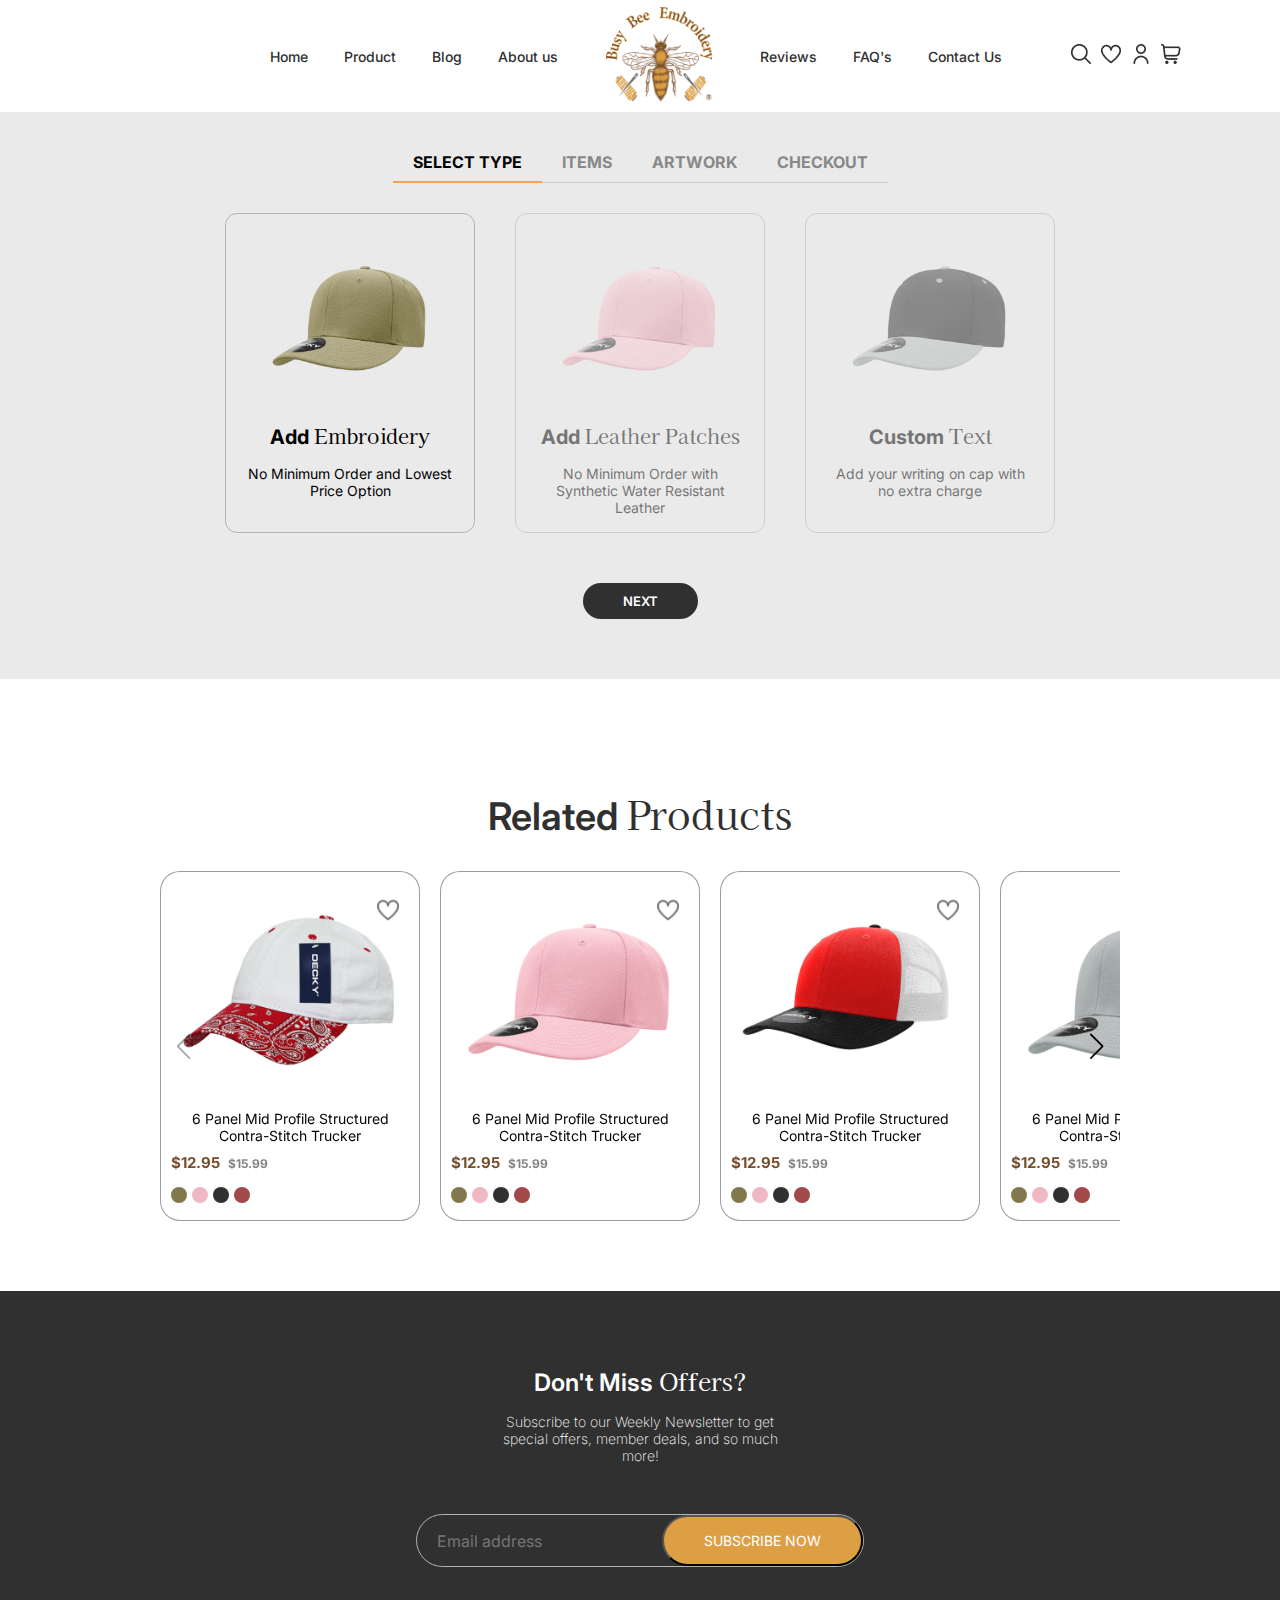
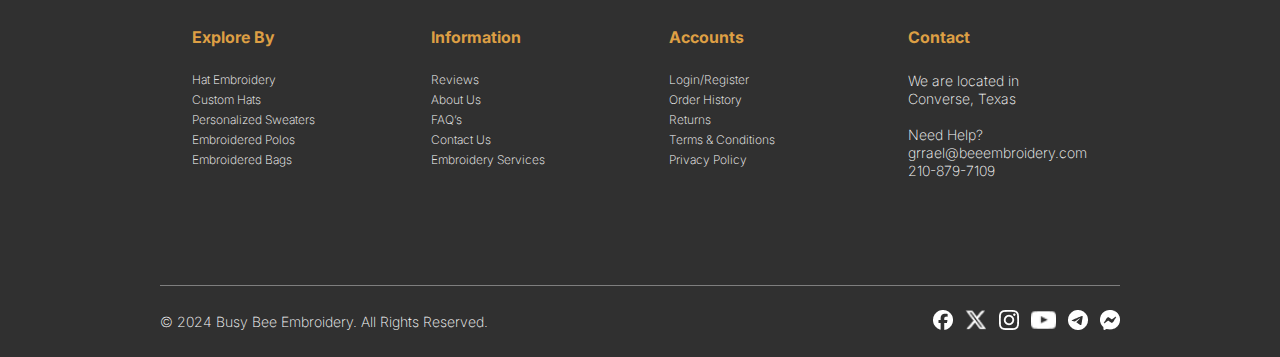
<file: purchaseOpt.html>
<!DOCTYPE html>
<html lang="en">
<head>
    <meta charset="UTF-8">
    <meta name="viewport" content="width=device-width, initial-scale=1.0">
    <title>Document</title>
    <link href="https://fonts.googleapis.com/css2?family=Inter:ital,opsz,wght@0,14..32,100..900;1,14..32,100..900&display=swap" rel="stylesheet">
    <link href="https://fonts.googleapis.com/css2?family=Kaisei+Decol&display=swap" rel="stylesheet">
    <link rel="stylesheet" href="https://cdn.jsdelivr.net/npm/swiper@11/swiper-bundle.min.css" />
    <link rel="stylesheet" href="https://cdn.jsdelivr.net/npm/swiper@11/swiper-bundle.min.css" />
    <link rel="stylesheet" href="purchaseOpt.css">
</head>
<body>
    <div class="navbar">
        <a href="index.html"><img class="small" src="images/Logo.png" alt=""></a>
        <div class="center-nav">
            <ul>
                <a href="index.html"><li class="" data-page="home">Home</li></a>
                <a href="Product.html"><li class="" data-page="product">Product</li></a>
                <a href=""><li class="" data-page="blog">Blog</li></a>
                <a href="aboutus.html"><li class="" data-page="about">About us</li></a>
            </ul>
            <a href="index.html"><img src="images/Logo.png" alt=""></a>
            <ul>
              <a href=""><li class="" data-page="reviews">Reviews</li></a>
              <a href="faq.html"><li class="" data-page="faqs">FAQ's</li></a>
              <a href="contactus.html"><li class="" data-page="contact">Contact Us</li></a>
            </ul>
        </div>
        <div id="toggle" style="display: flex; justify-content: space-between; gap: 40px;">
            <div class="nav-end">
                <a href=""><img src="images/searchNav.png" alt=""></a>
                <a href=""><img src="images/heart.png" alt=""></a>
                <a href="dashboard.html"><img src="images/user.png" alt=""></a>
                <a href=""><img src="images/shopping-cart.png" alt=""></a>
            </div>
            <img src="images/ham.png" alt="" class="ham">
        </div>
    </div>

    <div class="purchase-section">
        <div class="tabsSection">
            <div class="tab-container">
                <ul class="tabs">
                    <li class="tab active" data-target="select-type">Select Type</li>
                    <li class="tab" data-target="items">Items</li>
                    <li class="tab" data-target="artwork">Artwork</li>
                    <li class="tab" data-target="checkout">Checkout</li>
                </ul>
                <div class="tab-content">
                    <div id="select-type" class="content active">
                        <div class="x-scroll">
                            <div class="itemTypeBox">
                                <div class="imageBox"><img src="images/caps/cap1.png" alt=""></div>
                                <div class="textCont">
                                    <h4>Add <span>Embroidery</span></h4>
                                    <p>No Minimum Order and Lowest Price Option</p>
                                </div>
                                <div class="hoverSelect">select</div>
                            </div>
                            <div class="itemTypeBox">
                                <div class="imageBox"><img src="images/caps/cap2.png" alt=""></div>
                                <div class="textCont">
                                    <h4>Add <span>Leather Patches</span></h4>
                                    <p>No Minimum Order with
                                        Synthetic Water Resistant Leather</p>
                                </div>
                                <div class="hoverSelect">select</div>
                            </div>
                            <div class="itemTypeBox">
                                <div class="imageBox"><img src="images/caps/cap3.png" alt=""></div>
                                <div class="textCont">
                                    <h4>Custom <span>Text</span></h4>
                                    <p>Add your writing on cap with no extra charge</p>
                                </div>
                                <div class="hoverSelect">select</div>
                            </div>
                            
                        </div>
                        <div class="" style="display: flex; gap: 15px; max-width: 300px; margin: 0 auto;">
                            <button style="margin: 0 auto; margin-top: 10px; white-space: nowrap;" id="next">NEXT</button>
                            
                        </div>
                    </div>
                    <div id="items" class="content">

                        <button class="accordion-toggle"><h4>110 Trucker <span>Snapback</span></h4></button>
                        <div class="accordion-content">
                            <div class="accorTop">
                                <div class="select-quantity">
                                    <h5>Items Price Calculator</h5>
                                    <div class="quantityBox">
                                        <div class="optFilter">

                                            <div style="display: flex;flex-wrap: wrap; gap:8px; margin-bottom: 10px;">
                                                <div class="quantity-container QuanCont">
                                                    <span class="quantity-label">Quantity</span>
                                                    <div class="quantity-controls">
                                                        <button class="quantity-btn minus-btn">−</button>
                                                        <input type="text" class="quantity-input" value="1" readonly>
                                                        <button class="quantity-btn plus-btn">+</button>
                                                    </div>
                                                </div>
                                                <!-- ----------------------- -->
                                                <div class="custom-select">
                                                    <select>
                                                        <option>No Back Embroidery</option>
                                                        <option>Option 1</option>
                                                        <option>Option 2</option>
                                                        <option>Option 3</option>
                                                    </select>
                                                </div>
                                            </div>
                                            <div style="display: flex;flex-wrap: wrap; gap:8px">
                                                <div class="custom-select">
                                                    <select>
                                                        <option>Standard Flat Embroidery</option>
                                                        <option>Option 1</option>
                                                        <option>Option 2</option>
                                                        <option>Option 3</option>
                                                    </select>
                                                </div>
                                                <!-- ----------------------- -->
                                                <div class="custom-select">
                                                    <select>
                                                        <option>No side Embroidery</option>
                                                        <option>Option 1</option>
                                                        <option>Option 2</option>
                                                        <option>Option 3</option>
                                                    </select>
                                                </div>
                                            </div>
                                            
                                        </div>
                                        <div class="estPrice">
                                            <p>Estimated Price</p>
                                            <h3>$19/ <span>per cap</span></h3>
                                        </div>
                                    </div>
                                </div>
                                <div class="points">
                                    <ul>
                                        <li>Add more items to save up-to $5 per item.</li>
                                        <li>Price includes decoration.</li>
                                    </ul>
                                </div>
                            </div>

                            <div class="accorBottom">
                                <div class="accorBox">
                                    <div class="accorBoxLeft"><img src="images/caps/cap10.png" alt=""></div>
                                    <div class="accorBoxRight">
                                        <h4>Red</h4>
                                        <p>Size: 6 1/2"-7 7/8</p>
                                        <div class="counter">
                                            <button class="counter-btn decrement">−</button>
                                            <span class="counter-value">1</span>
                                            <button class="counter-btn increment">+</button>
                                        </div>
                                    </div>
                                </div>
                                <div class="accorBox">
                                    <div class="accorBoxLeft"><img src="images/caps/cap10.png" alt=""></div>
                                    <div class="accorBoxRight">
                                        <h4>Red</h4>
                                        <p>Size: 6 1/2"-7 7/8</p>
                                        <div class="counter">
                                            <button class="counter-btn decrement">−</button>
                                            <span class="counter-value">1</span>
                                            <button class="counter-btn increment">+</button>
                                        </div>
                                    </div>
                                </div>
                                <div class="accorBox">
                                    <div class="accorBoxLeft"><img src="images/caps/cap11.png" alt=""></div>
                                    <div class="accorBoxRight">
                                        <h4>Red</h4>
                                        <p>Size: 6 1/2"-7 7/8</p>
                                        <div class="counter">
                                            <button class="counter-btn decrement">−</button>
                                            <span class="counter-value">1</span>
                                            <button class="counter-btn increment">+</button>
                                        </div>
                                    </div>
                                </div>
                                <div class="accorBox">
                                    <div class="accorBoxLeft"><img src="images/caps/cap12.png" alt=""></div>
                                    <div class="accorBoxRight">
                                        <h4>Red</h4>
                                        <p>Size: 6 1/2"-7 7/8</p>
                                        <div class="counter">
                                            <button class="counter-btn decrement">−</button>
                                            <span class="counter-value">1</span>
                                            <button class="counter-btn increment">+</button>
                                        </div>
                                    </div>
                                </div>
                                <div class="accorBox">
                                    <div class="accorBoxLeft"><img src="images/caps/cap13.png" alt=""></div>
                                    <div class="accorBoxRight">
                                        <h4>Red</h4>
                                        <p>Size: 6 1/2"-7 7/8</p>
                                        <div class="counter">
                                            <button class="counter-btn decrement">−</button>
                                            <span class="counter-value">1</span>
                                            <button class="counter-btn increment">+</button>
                                        </div>
                                    </div>
                                </div>
                                <div class="accorBox">
                                    <div class="accorBoxLeft"><img src="images/caps/cap10.png" alt=""></div>
                                    <div class="accorBoxRight">
                                        <h4>Red</h4>
                                        <p>Size: 6 1/2"-7 7/8</p>
                                        <div class="counter">
                                            <button class="counter-btn decrement">−</button>
                                            <span class="counter-value">1</span>
                                            <button class="counter-btn increment">+</button>
                                        </div>
                                    </div>
                                </div>
                            </div>

                        </div>
                        <div class="" style="display: flex; gap: 15px; max-width: 300px; margin: 0 auto;">
                            <button style="margin: 0 auto; margin-top: 20px; white-space: nowrap;" id="next">NEXT</button>
                            
                        </div>
                        <!-- <button class="accordion-toggle"><h4>Original 6277 <span>Fitted</span></h4></button>
                        <div class="accordion-content">
                            <div class="accorTop">
                                <div class="select-quantity">
                                    <h5>Items Price Calculator</h5>
                                    <div class="quantityBox">
                                        <div class="optFilter">

                                            <div style="display: flex;flex-wrap: wrap; gap:8px; margin-bottom: 10px;">
                                                <div class="quantity-container QuanCont">
                                                    <span class="quantity-label">Quantity</span>
                                                    <div class="quantity-controls">
                                                        <button class="quantity-btn minus-btn">−</button>
                                                        <input type="text" class="quantity-input" value="1" readonly>
                                                        <button class="quantity-btn plus-btn">+</button>
                                                    </div>
                                                </div>
                                                <div class="custom-select">
                                                    <select>
                                                        <option>No Back Embroidery</option>
                                                        <option>Option 1</option>
                                                        <option>Option 2</option>
                                                        <option>Option 3</option>
                                                    </select>
                                                </div>
                                            </div>
                                            <div style="display: flex;flex-wrap: wrap; gap:8px">
                                                <div class="custom-select">
                                                    <select>
                                                        <option>Standard Flat Embroidery</option>
                                                        <option>Option 1</option>
                                                        <option>Option 2</option>
                                                        <option>Option 3</option>
                                                    </select>
                                                </div>
                                                <div class="custom-select">
                                                    <select>
                                                        <option>No Back Embroidery</option>
                                                        <option>Option 1</option>
                                                        <option>Option 2</option>
                                                        <option>Option 3</option>
                                                    </select>
                                                </div>
                                            </div>
                                            
                                        </div>
                                        <div class="estPrice">
                                            <p>Estimated Price</p>
                                            <h3>$19/ <span>per cap</span></h3>
                                        </div>
                                    </div>
                                </div>
                                <div class="points">
                                    <ul>
                                        <li>Add more items to save up-to $5 per item.</li>
                                        <li>Price includes decoration.</li>
                                    </ul>
                                </div>
                            </div>

                            <div class="accorBottom">
                                <div class="accorBox">
                                    <div class="accorBoxLeft"><img src="images/caps/cap10.png" alt=""></div>
                                    <div class="accorBoxRight">
                                        <h4>Red</h4>
                                        <p>Size: 6 1/2"-7 7/8</p>
                                        <div class="counter">
                                            <button class="counter-btn decrement">−</button>
                                            <span class="counter-value">1</span>
                                            <button class="counter-btn increment">+</button>
                                        </div>
                                    </div>
                                </div>
                                <div class="accorBox">
                                    <div class="accorBoxLeft"><img src="images/caps/cap10.png" alt=""></div>
                                    <div class="accorBoxRight">
                                        <h4>Red</h4>
                                        <p>Size: 6 1/2"-7 7/8</p>
                                        <div class="counter">
                                            <button class="counter-btn decrement">−</button>
                                            <span class="counter-value">1</span>
                                            <button class="counter-btn increment">+</button>
                                        </div>
                                    </div>
                                </div>
                                <div class="accorBox">
                                    <div class="accorBoxLeft"><img src="images/caps/cap11.png" alt=""></div>
                                    <div class="accorBoxRight">
                                        <h4>Red</h4>
                                        <p>Size: 6 1/2"-7 7/8</p>
                                        <div class="counter">
                                            <button class="counter-btn decrement">−</button>
                                            <span class="counter-value">1</span>
                                            <button class="counter-btn increment">+</button>
                                        </div>
                                    </div>
                                </div>
                                <div class="accorBox">
                                    <div class="accorBoxLeft"><img src="images/caps/cap12.png" alt=""></div>
                                    <div class="accorBoxRight">
                                        <h4>Red</h4>
                                        <p>Size: 6 1/2"-7 7/8</p>
                                        <div class="counter">
                                            <button class="counter-btn decrement">−</button>
                                            <span class="counter-value">1</span>
                                            <button class="counter-btn increment">+</button>
                                        </div>
                                    </div>
                                </div>
                                <div class="accorBox">
                                    <div class="accorBoxLeft"><img src="images/caps/cap13.png" alt=""></div>
                                    <div class="accorBoxRight">
                                        <h4>Red</h4>
                                        <p>Size: 6 1/2"-7 7/8</p>
                                        <div class="counter">
                                            <button class="counter-btn decrement">−</button>
                                            <span class="counter-value">1</span>
                                            <button class="counter-btn increment">+</button>
                                        </div>
                                    </div>
                                </div>
                                <div class="accorBox">
                                    <div class="accorBoxLeft"><img src="images/caps/cap10.png" alt=""></div>
                                    <div class="accorBoxRight">
                                        <h4>Red</h4>
                                        <p>Size: 6 1/2"-7 7/8</p>
                                        <div class="counter">
                                            <button class="counter-btn decrement">−</button>
                                            <span class="counter-value">1</span>
                                            <button class="counter-btn increment">+</button>
                                        </div>
                                    </div>
                                </div>
                            </div>
                        </div>
                        <button class="accordion-toggle"><h4>Flat Bill <span>Fitted</span></h4></button>
                        <div class="accordion-content">
                            <div class="accorTop">
                                <div class="select-quantity">
                                    <h5>Items Price Calculator</h5>
                                    <div class="quantityBox">
                                        <div class="optFilter">

                                            <div style="display: flex;flex-wrap: wrap; gap:8px; margin-bottom: 10px;">
                                                <div class="quantity-container QuanCont">
                                                    <span class="quantity-label">Quantity</span>
                                                    <div class="quantity-controls">
                                                        <button class="quantity-btn minus-btn">−</button>
                                                        <input type="text" class="quantity-input" value="1" readonly>
                                                        <button class="quantity-btn plus-btn">+</button>
                                                    </div>
                                                </div>
                                                <div class="custom-select">
                                                    <select>
                                                        <option>No Back Embroidery</option>
                                                        <option>Option 1</option>
                                                        <option>Option 2</option>
                                                        <option>Option 3</option>
                                                    </select>
                                                </div>
                                            </div>
                                            <div style="display: flex;flex-wrap: wrap; gap:8px">
                                                <div class="custom-select">
                                                    <select>
                                                        <option>Standard Flat Embroidery</option>
                                                        <option>Option 1</option>
                                                        <option>Option 2</option>
                                                        <option>Option 3</option>
                                                    </select>
                                                </div>
                                                <div class="custom-select">
                                                    <select>
                                                        <option>No Back Embroidery</option>
                                                        <option>Option 1</option>
                                                        <option>Option 2</option>
                                                        <option>Option 3</option>
                                                    </select>
                                                </div>
                                            </div>
                                            
                                        </div>
                                        <div class="estPrice">
                                            <p>Estimated Price</p>
                                            <h3>$19/ <span>per cap</span></h3>
                                        </div>
                                    </div>
                                </div>
                                <div class="points">
                                    <ul>
                                        <li>Add more items to save up-to $5 per item.</li>
                                        <li>Price includes decoration.</li>
                                    </ul>
                                </div>
                            </div>

                            <div class="accorBottom">
                                <div class="accorBox">
                                    <div class="accorBoxLeft"><img src="images/caps/cap10.png" alt=""></div>
                                    <div class="accorBoxRight">
                                        <h4>Red</h4>
                                        <p>Size: 6 1/2"-7 7/8</p>
                                        <div class="counter">
                                            <button class="counter-btn decrement">−</button>
                                            <span class="counter-value">1</span>
                                            <button class="counter-btn increment">+</button>
                                        </div>
                                    </div>
                                </div>
                                <div class="accorBox">
                                    <div class="accorBoxLeft"><img src="images/caps/cap10.png" alt=""></div>
                                    <div class="accorBoxRight">
                                        <h4>Red</h4>
                                        <p>Size: 6 1/2"-7 7/8</p>
                                        <div class="counter">
                                            <button class="counter-btn decrement">−</button>
                                            <span class="counter-value">1</span>
                                            <button class="counter-btn increment">+</button>
                                        </div>
                                    </div>
                                </div>
                                <div class="accorBox">
                                    <div class="accorBoxLeft"><img src="images/caps/cap11.png" alt=""></div>
                                    <div class="accorBoxRight">
                                        <h4>Red</h4>
                                        <p>Size: 6 1/2"-7 7/8</p>
                                        <div class="counter">
                                            <button class="counter-btn decrement">−</button>
                                            <span class="counter-value">1</span>
                                            <button class="counter-btn increment">+</button>
                                        </div>
                                    </div>
                                </div>
                                <div class="accorBox">
                                    <div class="accorBoxLeft"><img src="images/caps/cap12.png" alt=""></div>
                                    <div class="accorBoxRight">
                                        <h4>Red</h4>
                                        <p>Size: 6 1/2"-7 7/8</p>
                                        <div class="counter">
                                            <button class="counter-btn decrement">−</button>
                                            <span class="counter-value">1</span>
                                            <button class="counter-btn increment">+</button>
                                        </div>
                                    </div>
                                </div>
                                <div class="accorBox">
                                    <div class="accorBoxLeft"><img src="images/caps/cap13.png" alt=""></div>
                                    <div class="accorBoxRight">
                                        <h4>Red</h4>
                                        <p>Size: 6 1/2"-7 7/8</p>
                                        <div class="counter">
                                            <button class="counter-btn decrement">−</button>
                                            <span class="counter-value">1</span>
                                            <button class="counter-btn increment">+</button>
                                        </div>
                                    </div>
                                </div>
                                <div class="accorBox">
                                    <div class="accorBoxLeft"><img src="images/caps/cap10.png" alt=""></div>
                                    <div class="accorBoxRight">
                                        <h4>Red</h4>
                                        <p>Size: 6 1/2"-7 7/8</p>
                                        <div class="counter">
                                            <button class="counter-btn decrement">−</button>
                                            <span class="counter-value">1</span>
                                            <button class="counter-btn increment">+</button>
                                        </div>
                                    </div>
                                </div>
                            </div>
                        </div>
                        <button class="accordion-toggle"><h4>Trucker <span>FItted</span></h4></button>
                        <div class="accordion-content">
                            <div class="accorTop">
                                <div class="select-quantity">
                                    <h5>Items Price Calculator</h5>
                                    <div class="quantityBox">
                                        <div class="optFilter">

                                            <div style="display: flex;flex-wrap: wrap; gap:8px; margin-bottom: 10px;">
                                                <div class="quantity-container QuanCont">
                                                    <span class="quantity-label">Quantity</span>
                                                    <div class="quantity-controls">
                                                        <button class="quantity-btn minus-btn">−</button>
                                                        <input type="text" class="quantity-input" value="1" readonly>
                                                        <button class="quantity-btn plus-btn">+</button>
                                                    </div>
                                                </div>
                                                <div class="custom-select">
                                                    <select>
                                                        <option>No Back Embroidery</option>
                                                        <option>Option 1</option>
                                                        <option>Option 2</option>
                                                        <option>Option 3</option>
                                                    </select>
                                                </div>
                                            </div>
                                            <div style="display: flex;flex-wrap: wrap; gap:8px">
                                                <div class="custom-select">
                                                    <select>
                                                        <option>Standard Flat Embroidery</option>
                                                        <option>Option 1</option>
                                                        <option>Option 2</option>
                                                        <option>Option 3</option>
                                                    </select>
                                                </div>
                                                <div class="custom-select">
                                                    <select>
                                                        <option>No Back Embroidery</option>
                                                        <option>Option 1</option>
                                                        <option>Option 2</option>
                                                        <option>Option 3</option>
                                                    </select>
                                                </div>
                                            </div>
                                            
                                        </div>
                                        <div class="estPrice">
                                            <p>Estimated Price</p>
                                            <h3>$19/ <span>per cap</span></h3>
                                        </div>
                                    </div>
                                </div>
                                <div class="points">
                                    <ul>
                                        <li>Add more items to save up-to $5 per item.</li>
                                        <li>Price includes decoration.</li>
                                    </ul>
                                </div>
                            </div>

                            <div class="accorBottom">
                                <div class="accorBox">
                                    <div class="accorBoxLeft"><img src="images/caps/cap10.png" alt=""></div>
                                    <div class="accorBoxRight">
                                        <h4>Red</h4>
                                        <p>Size: 6 1/2"-7 7/8</p>
                                        <div class="counter">
                                            <button class="counter-btn decrement">−</button>
                                            <span class="counter-value">1</span>
                                            <button class="counter-btn increment">+</button>
                                        </div>
                                    </div>
                                </div>
                                <div class="accorBox">
                                    <div class="accorBoxLeft"><img src="images/caps/cap10.png" alt=""></div>
                                    <div class="accorBoxRight">
                                        <h4>Red</h4>
                                        <p>Size: 6 1/2"-7 7/8</p>
                                        <div class="counter">
                                            <button class="counter-btn decrement">−</button>
                                            <span class="counter-value">1</span>
                                            <button class="counter-btn increment">+</button>
                                        </div>
                                    </div>
                                </div>
                                <div class="accorBox">
                                    <div class="accorBoxLeft"><img src="images/caps/cap11.png" alt=""></div>
                                    <div class="accorBoxRight">
                                        <h4>Red</h4>
                                        <p>Size: 6 1/2"-7 7/8</p>
                                        <div class="counter">
                                            <button class="counter-btn decrement">−</button>
                                            <span class="counter-value">1</span>
                                            <button class="counter-btn increment">+</button>
                                        </div>
                                    </div>
                                </div>
                                <div class="accorBox">
                                    <div class="accorBoxLeft"><img src="images/caps/cap12.png" alt=""></div>
                                    <div class="accorBoxRight">
                                        <h4>Red</h4>
                                        <p>Size: 6 1/2"-7 7/8</p>
                                        <div class="counter">
                                            <button class="counter-btn decrement">−</button>
                                            <span class="counter-value">1</span>
                                            <button class="counter-btn increment">+</button>
                                        </div>
                                    </div>
                                </div>
                                <div class="accorBox">
                                    <div class="accorBoxLeft"><img src="images/caps/cap13.png" alt=""></div>
                                    <div class="accorBoxRight">
                                        <h4>Red</h4>
                                        <p>Size: 6 1/2"-7 7/8</p>
                                        <div class="counter">
                                            <button class="counter-btn decrement">−</button>
                                            <span class="counter-value">1</span>
                                            <button class="counter-btn increment">+</button>
                                        </div>
                                    </div>
                                </div>
                                <div class="accorBox">
                                    <div class="accorBoxLeft"><img src="images/caps/cap10.png" alt=""></div>
                                    <div class="accorBoxRight">
                                        <h4>Red</h4>
                                        <p>Size: 6 1/2"-7 7/8</p>
                                        <div class="counter">
                                            <button class="counter-btn decrement">−</button>
                                            <span class="counter-value">1</span>
                                            <button class="counter-btn increment">+</button>
                                        </div>
                                    </div>
                                </div>
                            </div>
                        </div>
                        <button class="accordion-toggle"><h4>Trucker <span>Snapback</span></h4></button>
                        <div class="accordion-content">
                            <div class="accorTop">
                                <div class="select-quantity">
                                    <h5>Items Price Calculator</h5>
                                    <div class="quantityBox">
                                        <div class="optFilter">

                                            <div style="display: flex;flex-wrap: wrap; gap:8px; margin-bottom: 10px;">
                                                <div class="quantity-container QuanCont">
                                                    <span class="quantity-label">Quantity</span>
                                                    <div class="quantity-controls">
                                                        <button class="quantity-btn minus-btn">−</button>
                                                        <input type="text" class="quantity-input" value="1" readonly>
                                                        <button class="quantity-btn plus-btn">+</button>
                                                    </div>
                                                </div>
                                               
                                                <div class="custom-select">
                                                    <select>
                                                        <option>No Back Embroidery</option>
                                                        <option>Option 1</option>
                                                        <option>Option 2</option>
                                                        <option>Option 3</option>
                                                    </select>
                                                </div>
                                            </div>
                                            <div style="display: flex;flex-wrap: wrap; gap:8px">
                                                <div class="custom-select">
                                                    <select>
                                                        <option>Standard Flat Embroidery</option>
                                                        <option>Option 1</option>
                                                        <option>Option 2</option>
                                                        <option>Option 3</option>
                                                    </select>
                                                </div>
                                                <div class="custom-select">
                                                    <select>
                                                        <option>No Back Embroidery</option>
                                                        <option>Option 1</option>
                                                        <option>Option 2</option>
                                                        <option>Option 3</option>
                                                    </select>
                                                </div>
                                            </div>
                                            
                                        </div>
                                        <div class="estPrice">
                                            <p>Estimated Price</p>
                                            <h3>$19/ <span>per cap</span></h3>
                                        </div>
                                    </div>
                                </div>
                                <div class="points">
                                    <ul>
                                        <li>Add more items to save up-to $5 per item.</li>
                                        <li>Price includes decoration.</li>
                                    </ul>
                                </div>
                            </div>

                            <div class="accorBottom">
                                <div class="accorBox">
                                    <div class="accorBoxLeft"><img src="images/caps/cap10.png" alt=""></div>
                                    <div class="accorBoxRight">
                                        <h4>Red</h4>
                                        <p>Size: 6 1/2"-7 7/8</p>
                                        <div class="counter">
                                            <button class="counter-btn decrement">−</button>
                                            <span class="counter-value">1</span>
                                            <button class="counter-btn increment">+</button>
                                        </div>
                                    </div>
                                </div>
                                <div class="accorBox">
                                    <div class="accorBoxLeft"><img src="images/caps/cap10.png" alt=""></div>
                                    <div class="accorBoxRight">
                                        <h4>Red</h4>
                                        <p>Size: 6 1/2"-7 7/8</p>
                                        <div class="counter">
                                            <button class="counter-btn decrement">−</button>
                                            <span class="counter-value">1</span>
                                            <button class="counter-btn increment">+</button>
                                        </div>
                                    </div>
                                </div>
                                <div class="accorBox">
                                    <div class="accorBoxLeft"><img src="images/caps/cap11.png" alt=""></div>
                                    <div class="accorBoxRight">
                                        <h4>Red</h4>
                                        <p>Size: 6 1/2"-7 7/8</p>
                                        <div class="counter">
                                            <button class="counter-btn decrement">−</button>
                                            <span class="counter-value">1</span>
                                            <button class="counter-btn increment">+</button>
                                        </div>
                                    </div>
                                </div>
                                <div class="accorBox">
                                    <div class="accorBoxLeft"><img src="images/caps/cap12.png" alt=""></div>
                                    <div class="accorBoxRight">
                                        <h4>Red</h4>
                                        <p>Size: 6 1/2"-7 7/8</p>
                                        <div class="counter">
                                            <button class="counter-btn decrement">−</button>
                                            <span class="counter-value">1</span>
                                            <button class="counter-btn increment">+</button>
                                        </div>
                                    </div>
                                </div>
                                <div class="accorBox">
                                    <div class="accorBoxLeft"><img src="images/caps/cap13.png" alt=""></div>
                                    <div class="accorBoxRight">
                                        <h4>Red</h4>
                                        <p>Size: 6 1/2"-7 7/8</p>
                                        <div class="counter">
                                            <button class="counter-btn decrement">−</button>
                                            <span class="counter-value">1</span>
                                            <button class="counter-btn increment">+</button>
                                        </div>
                                    </div>
                                </div>
                                <div class="accorBox">
                                    <div class="accorBoxLeft"><img src="images/caps/cap10.png" alt=""></div>
                                    <div class="accorBoxRight">
                                        <h4>Red</h4>
                                        <p>Size: 6 1/2"-7 7/8</p>
                                        <div class="counter">
                                            <button class="counter-btn decrement">−</button>
                                            <span class="counter-value">1</span>
                                            <button class="counter-btn increment">+</button>
                                        </div>
                                    </div>
                                </div>
                            </div>
                        </div> -->

                    </div>
                    <div id="artwork" class="content">
                        <button class="accordion-toggle"><h4><img src="images/uploadImg.png" alt="uploadImg">Upload <span>Your Logo</span></h4></button>
                        <div class="accordion-content">
                            <div class="uploadTop">
                                <div class="uploadLeft">
                                    <div class="radio-group">
                                        <label class="radio-container">
                                            <input type="radio" name="order" value="previous" id="previousRadio">
                                            <span class="checkmark"></span>
                                            I Have Ordered With This Logo Before
                                        </label>
                                        <label class="radio-container">
                                            <input type="radio" name="order" value="first-time" id="firstTimeRadio" checked>
                                            <span class="checkmark checked"></span>
                                            This Is My First Time Ordering
                                        </label>
                                    </div>
                            
                                    <div class="uploadCont">
                                        <div class="contentOne" id="contentOne">
                                            <div class="uploadTextWrapper">
                                                <h3>Upload Your Logo</h3>
                                                <ul>
                                                    <li>Any image of your logo will work (even a screen shot or photo). We redraw and recreate all designs during artwork setup.</li>
                                                    <li>Every logo must be hand converted by one of our designers into a new file that works for our machines.</li>
                                                    <li>We test and tweak every logo until the output meets or exceeds our very high quality standards.</li>
                                                    <li>We keep your artwork on file for all future orders.</li>
                                                    <li>Upload file size should be max 5MB and we support file formats like .jpg, .png, .svg, .eps, .ai etc...</li>
                                                </ul>
                                            </div>
                                        </div>
                                        <div class="contentTwo" id="contentTwo">
                                            <div class="container">
                                                <h2>Choose Your Logo</h2>
                                                <div class="logo-wrapper">
                                                    <!-- Logo 1 -->
                                                    <div class="logo-container" onclick="selectLogo(this)">
                                                        <img src="images/uploadLogo.png" alt="Logo 1" class="inactive-logo">
                                                    </div>
                                                    <!-- Logo 2 -->
                                                    <div class="logo-container" onclick="selectLogo(this)">
                                                        <img src="images/uploadLogo.png" alt="Logo 2">
                                                    </div>
                                                    <!-- Logo 3 -->
                                                    <div class="logo-container" onclick="selectLogo(this)">
                                                        <img src="images/uploadLogo.png" alt="Logo 3" class="inactive-logo">
                                                    </div>
                                                    <!-- Logo 4 -->
                                                    <div class="logo-container" onclick="selectLogo(this)">
                                                        <img src="images/uploadLogo.png" alt="Logo 4" class="inactive-logo">
                                                    </div>
                                                    <!-- Drag and drop -->
                                                    <div class="logo-container" id="drop-area">
                                                        <span class="drag-text">Drag and drop here</span>
                                                    </div>
                                                </div>
                                            </div>
                                        </div>
                                    </div>
                                    <div class="file-upload-container">
                                        <label class="file-upload-button">
                                            <input type="file" id="logo-upload" hidden>
                                            UPLOAD YOUR LOGO
                                        </label>
                                        <span class="file-name">No File Selected</span>
                                    </div>
                            
                                    <div class="checkbox-group">
                                        <label class="checkbox-container">
                                            <input type="checkbox" checked>
                                            <span class="checkmark"></span>
                                            I own the rights to the artwork being used or have permission from the owner to use it
                                        </label>
                                    </div>
                                </div>
                            
                                <div class="uploadRight" id="uploadRight">
                                    <img src="images/uploadLogo.png" alt="">
                                </div>
                            </div>
                            

                        </div>


                        <button class="accordion-toggle"><h4><img src="images/bird.png" alt="bird">Embroidery <span>Options</span></h4></button>
                        <div class="accordion-content">
                            <div class="accorTop">
                                <div class="select-quantity">
                                    <h5>Items Price Calculator</h5>
                                    <div class="quantityBox">
                                        <div class="optFilter">

                                            <div style="display: flex;flex-wrap: wrap; gap:8px; margin-bottom: 10px;">
                                                <div class="quantity-container QuanCont">
                                                    <span class="quantity-label">Quantity</span>
                                                    <div class="quantity-controls">
                                                        <button class="quantity-btn minus-btn">−</button>
                                                        <input type="text" class="quantity-input" value="1" readonly>
                                                        <button class="quantity-btn plus-btn">+</button>
                                                    </div>
                                                </div>
                                                <!-- ----------------------- -->
                                                <div class="custom-select">
                                                    <select>
                                                        <option>No Back Embroidery</option>
                                                        <option>Option 1</option>
                                                        <option>Option 2</option>
                                                        <option>Option 3</option>
                                                    </select>
                                                </div>
                                            </div>
                                            <div style="display: flex;flex-wrap: wrap; gap:8px">
                                                <div class="custom-select">
                                                    <select>
                                                        <option>3D Puff Embroidery</option>
                                                        <option>Option 1</option>
                                                        <option>Option 2</option>
                                                        <option>Option 3</option>
                                                    </select>
                                                </div>
                                                <!-- ----------------------- -->
                                                <div class="custom-select">
                                                    <select>
                                                        <option>No Side Embroidery</option>
                                                        <option>Option 1</option>
                                                        <option>Option 2</option>
                                                        <option>Option 3</option>
                                                    </select>
                                                </div>
                                            </div>
                                            
                                        </div>
                                        <div class="estPrice">
                                            <p>Estimated Price</p>
                                            <h3>$24/ <span>per cap</span></h3>
                                        </div>
                                    </div>
                                </div>
                                <div class="points">
                                    <ul>
                                        <li>Add more items to save up-to $5 per item.</li>
                                        <li>Price includes decoration.</li>
                                    </ul>
                                </div>
                            </div>

                            <div class="accorBottom">
                                <div class="embBox" onclick="selectEmbBox(this)">
                                    <div class="checkbox"></div>
                                    <img src="images/standard.png" alt="">
                                    <div class="embText">
                                        <h3>Standard <br><span>Flat Embroidery</span></h3>
                                        <p>This method is the most common embroidery type. It is what most customers choose and works well for smaller details and intricate designs.</p>
                                    </div>
                                </div>
                                <div class="embBox" onclick="selectEmbBox(this)">
                                    <div class="checkbox"></div>
                                    <img src="images/3dpuff.png" alt="">
                                    <div class="embText">
                                        <h3>3D <br><span> Embroidery</span></h3>
                                        <p>This method creates a raised look that makes the design pop off the panel of the hat. Only certain designs or larger blocky elements inside a design are able to be puffed.</p>
                                    </div>
                                </div>
                            </div>
                        </div>

                        <button class="accordion-toggle"><h4><img src="images/bird.png" alt="bird">Logo <span>Placement & size</span></h4></button>
                        <div class="accordion-content">

                            <div class="accorBottom">
                                <div class="logowrapper">
                                    <div class="LogoBox" onclick="selectEmbBox(this)">
                                        <div class="checkbox"></div>
                                        <img src="images/logoRight.png" alt="">
                                        <h3>Right <span>Eye</span></h3>
                                    </div>
                                    <div class="LogoBox" onclick="selectEmbBox(this)">
                                        <div class="checkbox"></div>
                                        <img src="images/logoCenter.png" alt="">
                                        <h3>Centered <span>Eye</span></h3>
                                    </div>
                                    <div class="LogoBox" onclick="selectEmbBox(this)">
                                        <div class="checkbox"></div>
                                        <img src="images/logoLeft.png" alt="">
                                        <h3>Left <span>Eye</span></h3>
                                    </div>
                                </div>

                                <div class="logotext">
                                    <div class="text">
                                        <div class="Subtext">
                                            <h5>Centered Designs</h5>
                                            <p>Standard sizing for Centered designs is 2.3" tall and 4.2" wide (while keeping your designs proportions). The maximum embroidery field size is 6.3" wide by 2.3" tall.</p>
                                        </div>
                                        <div class="Subtext">
                                            <h5>Offset Designs</h5>
                                            <p>Maximum 2.3" tall and 3" wide. We will use the maximum space we can on the side panel (while keeping your designs proportions).</p>
                                        </div>
                                    </div>
                                    <div class="text">
                                        <div class="Subtext">
                                            <h5>Optional</h5>
                                            <p>Use the Placement & Size Notes below to give us any specific sizing or
                                                placement you may want.</p>
                                        </div>
                                        <div class="Subtext">
                                            <h5>Note</h5>
                                            <p>Placement can only change 1 time for every 6 or more hats ordered and
                                                must stay the same size.</p>
                                        </div>
                                    </div>
                                </div>

                                <div class="logotextarea">
                                    <textarea class="logotextareamain" name="" id="" placeholder="Placement and Size Notes"></textarea>
                                </div>
                            </div>
                        </div>


                        <button class="accordion-toggle"><h4><img src="images/bird.png" alt="bird">Thread <span>Colors</span></h4></button>
                        <div class="accordion-content">

                            <div class="accorBottom">
                                <div class="thread">
                                    <div class="threadBox">
                                        <div class="colorBox"><img src="images/color1.png" alt=""></div>
                                        <div class="colortext">Black</div>
                                    </div>
                                    <div class="threadBox">
                                        <div class="colorBox"><img src="images/color2.png" alt=""></div>
                                        <div class="colortext">White</div>
                                    </div>
                                    <div class="threadBox">
                                        <div class="colorBox"><img src="images/color3.png" alt=""></div>
                                        <div class="colortext">Silver</div>
                                    </div>
                                    <div class="threadBox">
                                        <div class="colorBox"><img src="images/color4.png" alt=""></div>
                                        <div class="colortext">Gray</div>
                                    </div>
                                    <div class="threadBox">
                                        <div class="colorBox"><img src="images/color5.png" alt=""></div>
                                        <div class="colortext">Light Blue</div>
                                    </div>
                                    <div class="threadBox">
                                        <div class="colorBox"><img src="images/color6.png" alt=""></div>
                                        <div class="colortext">Neon Blue</div>
                                    </div>
                                    <div class="threadBox">
                                        <div class="colorBox"><img src="images/color7.png" alt=""></div>
                                        <div class="colortext">Blue</div>
                                    </div>
                                    <div class="threadBox">
                                        <div class="colorBox"><img src="images/color9.png" alt=""></div>
                                        <div class="colortext">Navy</div>
                                    </div>
                                    <div class="threadBox">
                                        <div class="colorBox"><img src="images/color10.png" alt=""></div>
                                        <div class="colortext">Purple</div>
                                    </div>
                                    <div class="threadBox">
                                        <div class="colorBox"><img src="images/color11.png" alt=""></div>
                                        <div class="colortext">Neon Green</div>
                                    </div>
                                    <div class="threadBox">
                                        <div class="colorBox"><img src="images/color12.png" alt=""></div>
                                        <div class="colortext">Green</div>
                                    </div>
                                    <div class="threadBox">
                                        <div class="colorBox"><img src="images/color13.png" alt=""></div>
                                        <div class="colortext">Olive Green</div>
                                    </div>
                                    <div class="threadBox">
                                        <div class="colorBox"><img src="images/color14.png" alt=""></div>
                                        <div class="colortext">Neon Yellow</div>
                                    </div>
                                    <div class="threadBox">
                                        <div class="colorBox"><img src="images/color15.png" alt=""></div>
                                        <div class="colortext">Yellow</div>
                                    </div>
                                    <div class="threadBox">
                                        <div class="colorBox"><img src="images/color16.png" alt=""></div>
                                        <div class="colortext">Neon Orange</div>
                                    </div>
                                    <div class="threadBox">
                                        <div class="colorBox"><img src="images/color17.png" alt=""></div>
                                        <div class="colortext">Gold</div>
                                    </div>
                                    <div class="threadBox">
                                        <div class="colorBox"><img src="images/color18.png" alt=""></div>
                                        <div class="colortext">Tan</div>
                                    </div>
                                    <div class="threadBox">
                                        <div class="colorBox"><img src="images/color19.png" alt=""></div>
                                        <div class="colortext">Brown</div>
                                    </div>
                                    <div class="threadBox">
                                        <div class="colorBox"><img src="images/color20.png" alt=""></div>
                                        <div class="colortext">Dark Brown</div>
                                    </div>
                                    <div class="threadBox">
                                        <div class="colorBox"><img src="images/color21.png" alt=""></div>
                                        <div class="colortext">Neon Pink</div>
                                    </div>
                                    <div class="threadBox">
                                        <div class="colorBox"><img src="images/red.png" alt=""></div>
                                        <div class="colortext">Red</div>
                                    </div>
                                    <div class="threadBox">
                                        <div class="colorBox"><img src="images/silver.png" alt=""></div>
                                        <div class="colortext">Black</div>
                                    </div>
                                </div>

                                <div class="threadtext">
                                    <div class="text">
                                        <div class="Subtext">
                                            <h5>These are the thread colors we use</h5>
                                            <p>Designs can have up to 15 different colors in them. We recommend keeping designs to the fewest numbers of colors possible.</p>
                                        </div>
                                        <div class="Subtext">
                                            <h5>Optional</h5>
                                            <p>Let us know in the color notes below any specific colors you would like us to
                                                use in your design.</p>
                                        </div>
                                    </div>
                                    <div class="text">
                                        <div class="Subtext">
                                            <h5>Note</h5>
                                            <p>Use the Placement & Size Notes below to give us any specific sizing or
                                                placement you may want.</p>
                                        </div>
                                    </div>
                                </div>

                                <div class="logotextarea">
                                    <textarea class="logotextareamain" name="" id="" placeholder="Placement and Size Notes"></textarea>
                                </div>
                            </div>
                        </div>

                        <button class="accordion-toggle"><h4><img src="images/bird.png" alt="bird">Additional <span>Addons</span></h4></button>
                        <div class="accordion-content">
                            <div class="accorTop">
                                <div class="additionTop">
                                    <h3>Back & Side Stitching</h3>
                                    <p>You can add back, left side and right side stitching to your hats. These locations can be additional small logos or text. Each separate location is an additional charge.</p>
                                </div>
                                <div class="select-quantity">
                                    <h5>Items Price Calculator</h5>
                                    <div class="quantityBox">
                                        <div class="optFilter">

                                            <div style="display: flex;flex-wrap: wrap; gap:8px; margin-bottom: 10px;">
                                                <div class="quantity-container QuanCont">
                                                    <span class="quantity-label">Quantity</span>
                                                    <div class="quantity-controls">
                                                        <button class="quantity-btn minus-btn">−</button>
                                                        <input type="text" class="quantity-input" value="1" readonly>
                                                        <button class="quantity-btn plus-btn">+</button>
                                                    </div>
                                                </div>
                                                <!-- ----------------------- -->
                                                <div class="custom-select">
                                                    <select>
                                                        <option>No Back Embroidery</option>
                                                        <option>Option 1</option>
                                                        <option>Option 2</option>
                                                        <option>Option 3</option>
                                                    </select>
                                                </div>
                                            </div>
                                            <div style="display: flex;flex-wrap: wrap; gap:8px">
                                                <div class="custom-select">
                                                    <select>
                                                        <option>3D Puff Embroidery</option>
                                                        <option>Option 1</option>
                                                        <option>Option 2</option>
                                                        <option>Option 3</option>
                                                    </select>
                                                </div>
                                                <!-- ----------------------- -->
                                                <div class="custom-select">
                                                    <select>
                                                        <option>No Side Embroidery</option>
                                                        <option>Option 1</option>
                                                        <option>Option 2</option>
                                                        <option>Option 3</option>
                                                    </select>
                                                </div>
                                            </div>
                                            
                                        </div>
                                        <div class="estPrice">
                                            <p>Estimated Price</p>
                                            <h3>$24/ <span>per cap</span></h3>
                                        </div>
                                    </div>
                                </div>
                                <div class="points">
                                    <ul>
                                        <li>Add more items to save up-to $5 per item.</li>
                                        <li>Price includes decoration.</li>
                                    </ul>
                                </div>
                            </div>

                            <div class="accorBottom">
                                <div class="logowrapper">
                                    <div class="LogoBox" onclick="selectEmbBox(this)">
                                        <div class="checkbox"></div>
                                        <img src="images/leftSide.png" alt="">
                                        <h3>Right Side <span>Eye</span></h3>
                                    </div>
                                    <div class="LogoBox" onclick="selectEmbBox(this)">
                                        <div class="checkbox"></div>
                                        <img src="images/backSide.png" alt="">
                                        <h3>Back Side <span>Stitching</span></h3>
                                    </div>
                                    <div class="LogoBox" onclick="selectEmbBox(this)">
                                        <div class="checkbox"></div>
                                        <img src="images/rightSide.png" alt="">
                                        <h3>Right Side <span>Stitching</span></h3>
                                    </div>
                                </div>

                                <div class="Additionaltextarea">
                                    <textarea class="Additionaltextareamain" name="" id="" placeholder="Placement and Size Notes"></textarea>
                                    <div class="upload-container">
                                        <div class="upload-btn-wrapper">
                                          <button class="btn">Upload Your Logo</button>
                                          <input type="file" id="fileInput" onchange="showFileName()">
                                        </div>
                                        <span class="file-name" id="fileName">No File Selected</span>
                                    </div>
                                </div>
                            </div>
                        </div>

                        <button class="accordion-toggle"><h4><img src="images/bird.png" alt="bird">General <span>Order Notes</span></h4></button>
                        <div class="accordion-content">
                            <div class="accorTop">
                                <div class="additionTop">
                                    <h3>Optional</h3>
                                    <p>Please use this space to let us know any other special details about this order that you think we should know.</p>
                                </div>
                            </div>

                            <div class="accorBottom">

                                <div class="Generaltextarea">
                                    <textarea class="Generaltextareamain" name="" id="" placeholder="Order here"></textarea>
                                    
                                </div>
                            </div>
                        </div>

                        <div class="" style="display: flex; gap: 15px; max-width: 300px; margin: 0 auto;">
                            <button style="margin: 0 auto; margin-top: 20px; white-space: nowrap;" id="next">ADD TO CART</button>
                            <button style="margin: 0 auto; margin-top: 20px; white-space: nowrap;  background-color: #DD9F44;" id="next">CHECKOUT</button>
                        </div>

                    </div>

                    <div id="checkout" class="content">
                        <button class="accordion-toggle"><h4><img src="images/orderSum.png" alt=""> Order <span>Summary</span></h4></button>
                            <div class="accordion-content">
                                <div class="order-summary">
                                    <div class="accorTop">
                                        <div class="order-container">
                                            <table class="order-table">
                                                <thead>
                                                    <tr>
                                                        <th>Your Order Items</th>
                                                        <th>Logo File</th>
                                                        <th>Size</th>
                                                        <th>Qty</th>
                                                        <th>Item Price</th>
                                                        <th>Sub Total</th>
                                                    </tr>
                                                </thead>
                                                <tbody>
                                                    <!-- First Row -->
                                                    <tr>
                                                        <td>
                                                            <div class="item-details">
                                                                <div class="img">
                                                                    <img src="images/order1.png" alt="Olive Hat" class="item-img">
                                                                </div>
                                                                <div class="item-info">
                                                                    <p>Olive</p>
                                                                    <p>Logo Placement: Center</p>
                                                                    <p>Embroidery: 3D Puff</p>
                                                                    <p>Back & Side Stitching: Left Side</p>
                                                                </div>
                                                            </div>
                                                        </td>
                                                        <td><div class="frostimg">
                                                            <img src="images/frost.png" alt="Logo" class="logo-file">
                                                        </div></td>
                                                        <td>S/M</td>
                                                        <td>
                                                            <div class="qty-control">
                                                                <button onclick="decreaseQty(0)">−</button>
                                                                <input type="text" value="10" id="qty-0" readonly>
                                                                <button onclick="increaseQty(0)">+</button>
                                                            </div>
                                                        </td>
                                                        <td>$24.00</td>
                                                        <td id="subtotal-0">$240.00</td>
                                                        <td>
                                                            <button class="cancel-btn" onclick="removeItem(2)">&#x2715;</button>
                                                        </td>
                                                    </tr>
                                                    <!-- Second Row -->
                                                    <tr>
                                                        <td>
                                                            <div class="item-details">
                                                                <div class="img">
                                                                    <img src="images/order2.png" alt="Olive Hat" class="item-img">
                                                                </div>
                                                                <div class="item-info">
                                                                    <p>Red</p>
                                                                    <p>Logo Placement: Center</p>
                                                                    <p>Embroidery: 3D Puff</p>
                                                                    <p>Back & Side Stitching: Left Side</p>
                                                                </div>
                                                            </div>
                                                        </td>
                                                        <td><div class="frostimg">
                                                            <img src="images/frost.png" alt="Logo" class="logo-file">
                                                        </div></td>
                                                        <td>S/M</td>
                                                        <td>
                                                            <div class="qty-control">
                                                                <button onclick="decreaseQty(1)">−</button>
                                                                <input type="text" value="12" id="qty-1" readonly>
                                                                <button onclick="increaseQty(1)">+</button>
                                                            </div>
                                                        </td>
                                                        <td>$24.00</td>
                                                        <td id="subtotal-1">$288.00</td>
                                                        <td>
                                                            <button class="cancel-btn" onclick="removeItem(2)">&#x2715;</button>
                                                        </td>
                                                    </tr>
                                                    <!-- Third Row -->
                                                    <tr>
                                                        <td>
                                                            <div class="item-details">
                                                                <div class="img"><img src="images/order3.png" alt="Blue Hat" class="item-img"></div>
                                                                <div class="item-info">
                                                                    <p>Royal Blue</p>
                                                                    <p>Logo Placement: Center</p>
                                                                    <p>Embroidery: 3D Puff</p>
                                                                    <p>Back & Side Stitching: Left Side</p>
                                                                </div>
                                                            </div>
                                                        </td>
                                                        <td><div class="frostimg">
                                                            <img src="images/frost.png" alt="Logo" class="logo-file">
                                                        </div></td>
                                                        <td>S/M</td>
                                                        <td>
                                                            <div class="qty-control">
                                                                <button onclick="decreaseQty(2)">−</button>
                                                                <input type="text" value="8" id="qty-2" readonly>
                                                                <button onclick="increaseQty(2)">+</button>
                                                            </div>
                                                        </td>
                                                        <td>$24.00</td>
                                                        <td id="subtotal-2">$192.00</td>
                                                        <td>
                                                            <button class="cancel-btn" onclick="removeItem(2)">&#x2715;</button>
                                                        </td>
                                                    </tr>
                                                </tbody>
                                            </table>
                                        
                                            <div class="total-container">
                                                <p>Total: <span id="total">$720.00</span></p>
                                            </div>
                                        </div>
                                    </div>
                                </div>
                            </div>

                        <button class="accordion-toggle"><h4><img src="images/haveAcc.png" alt=""> Have an <span>Account?</span></h4></button>
                            <div class="accordion-content">
                                <div class="haveAnAccount">
                                    <div class="accorTop">
                                        <div class="auth-container">
                                            <div class="login-section">
                                                <h2>Login to Your Account</h2>
                                                <form class="login-form">
                                                    <div class="form-group">
                                                        <input type="email" placeholder="Email Address" required>
                                                    </div>
                                                    <div class="form-group">
                                                        <input type="password" placeholder="Password" required>
                                                    </div>
                                                    <button type="submit" class="haveAnAccountBtn">Login</button>
                                                </form>
                                            </div>

                                            <div class="or-divider">
                                                <span>or</span>
                                            </div>

                                            <div class="register-section">
                                                <h2>Register New Account</h2>
                                                <p>You don't have an account with Busy Bee Embroidery?<br> Create a new account using the button below.</p>
                                                <button class="haveAnAccountBtn">Register</button>
                                            </div>
                                        </div>
                                    </div>
                                </div>
                            </div>


                        <button class="accordion-toggle"><h4><img src="images/billingAdd.png" alt=""> Billing <span>Address</span></h4></button>
                            <div class="accordion-content">
                                <div class="billingSection">
                                    <div class="accorTop">
                                        <div class="form-container">
                                            <form>
                                                <div class="row">
                                                    <div class="form-group">
                                                        <input type="text" id="first-name" placeholder="First Name">
                                                    </div>
                                                    <div class="form-group">
                                                        <input type="text" id="last-name" placeholder="Last Name">
                                                    </div>
                                                </div>
                                                
                                                <div class="row">
                                                    <div class="form-group full-width">
                                                        <input type="text" id="address-line-1" placeholder="Address Line 1">
                                                    </div>
                                                </div>
                                    
                                                <div class="row">
                                                    <div class="form-group full-width">
                                                        <input type="text" id="address-line-2" placeholder="Address Line 2">
                                                    </div>
                                                </div>
                                    
                                                <div class="row">
                                                    <div class="form-group">
                                                        <select id="country">
                                                            <option>Select Country</option>
                                                            <!-- Add country options here -->
                                                        </select>
                                                    </div>
                                                    <div class="form-group">
                                                        <select id="state">
                                                            <option>Select State</option>
                                                            <!-- Add state options here -->
                                                        </select>
                                                    </div>
                                                </div>
                                    
                                                <div class="row">
                                                    <div class="form-group">
                                                        <input type="text" id="city" placeholder="Suburb/City">
                                                    </div>
                                                    <div class="form-group">
                                                        <input type="text" id="postcode" placeholder="Postcode">
                                                    </div>
                                                </div>
                                    
                                                <div class="row checkbox-group">
                                                    <input type="checkbox" id="same-address">
                                                    <label for="same-address">Shipping and Billing address are same</label>
                                                </div>
                                            </form>
                                        </div>
                                    </div>
                                </div>
                            </div>

                        <button class="accordion-toggle"><h4><img src="images/shippingAdd.png" alt=""> Shipping <span>Address</span></h4></button>
                            <div class="accordion-content">
                                <div class="billingSection">
                                    <div class="accorTop">
                                        <div class="form-container">
                                            <form>
                                                <div class="row">
                                                    <div class="form-group">
                                                        <input type="text" id="first-name" placeholder="First Name">
                                                    </div>
                                                    <div class="form-group">
                                                        <input type="text" id="last-name" placeholder="Last Name">
                                                    </div>
                                                </div>
                                                
                                                <div class="row">
                                                    <div class="form-group full-width">
                                                        <input type="text" id="address-line-1" placeholder="Address Line 1">
                                                    </div>
                                                </div>
                                    
                                                <div class="row">
                                                    <div class="form-group full-width">
                                                        <input type="text" id="address-line-2" placeholder="Address Line 2">
                                                    </div>
                                                </div>
                                    
                                                <div class="row">
                                                    <div class="form-group">
                                                        <select id="country">
                                                            <option>Select Country</option>
                                                            <!-- Add country options here -->
                                                        </select>
                                                    </div>
                                                    <div class="form-group">
                                                        <select id="state">
                                                            <option>Select State</option>
                                                            <!-- Add state options here -->
                                                        </select>
                                                    </div>
                                                </div>
                                    
                                                <div class="row">
                                                    <div class="form-group">
                                                        <input type="text" id="city" placeholder="Suburb/City">
                                                    </div>
                                                    <div class="form-group">
                                                        <input type="text" id="postcode" placeholder="Postcode">
                                                    </div>
                                                </div>
                                    
                                                <div class="row checkbox-group">
                                                    <input type="checkbox" id="same-address">
                                                    <label for="same-address">Shipping and Billing address are same</label>
                                                </div>
                                            </form>
                                        </div>
                                    </div>
                                </div>
                            </div>

                        <button class="accordion-toggle"><h4><img src="images/billingAdd.png" alt=""> Make a <span>Payment</span></h4></button>
                            <div class="accordion-content">
                                <div class="makeAPayment">
                                    <div class="accorTop">
                                        <div class="payment-form-container">
                                            <form>
                                                <!-- Payment Options -->
                                                <div class="payment-options">
                                                    <label>
                                                        <input type="radio" name="payment-method" value="card" checked>
                                                        <span>Credit/Debit Card</span>
                                                    </label>
                                                    <label>
                                                        <input type="radio" name="payment-method" value="paypal">
                                                        <span>Paypal</span>
                                                    </label>
                                                    <label>
                                                        <input type="radio" name="payment-method" value="squarespace">
                                                        <span>Squarespace</span>
                                                    </label>
                                                </div>
                                    
                                                <!-- Card Details -->
                                                <div class="row">
                                                    <div class="form-group">
                                                        <input type="text" id="card-number" placeholder="Card Number">
                                                    </div>
                                                    <div class="form-group">
                                                        <input type="text" id="card-name" placeholder="Name on Card">
                                                    </div>
                                                </div>
                                    
                                                <div class="row">
                                                    <div class="form-group">
                                                        <input type="text" id="expiry-date" placeholder="MM/YY">
                                                    </div>
                                                    <div class="form-group">
                                                        <input type="text" id="cvv" placeholder="CVV">
                                                    </div>
                                                </div>
                                    
                                                <!-- Place Order Button -->
                                                <div class="row">
                                                    <button type="submit" class="btn-place-order">Place Order</button>
                                                </div>
                                            </form>
                                        </div>
                                    </div>
                                </div>
                            </div>
                    </div>
                        
                </div>
                
            </div>
        </div>
        <div class="relatedProd">
            <h2>Related <span>Products</span></h2>
            <div class="prodSlider">
                <div class="swiper relatedSwiper">
                    <div class="swiper-wrapper">

                      <div class="swiper-slide">
                        <div class="prod-image">
                            <a href="#"><img src="images/wishlist.png" alt=""></a>
                            <img src="images/caps/cap11.png" alt="">
                        </div>
                        <div class="prod-content">
                            <p>6 Panel Mid Profile Structured Contra-Stitch Trucker</p>
                            <div class="price">
                                <h5 id="offerPrice">$12.95</h5>
                                <h5 id="oldPrice">$15.99</h5>
                            </div>
                            <div class="color-choice">
                                <div class="color"></div>
                                <div class="color"></div>
                                <div class="color"></div>
                                <div class="color"></div>
                            </div>
                        </div>
                      </div>
                      <div class="swiper-slide">
                        <div class="prod-image">
                            <a href="#"><img src="images/wishlist.png" alt=""></a>
                            <img src="images/caps/cap2.png" alt="">
                        </div>
                        <div class="prod-content">
                            <p>6 Panel Mid Profile Structured Contra-Stitch Trucker</p>
                            <div class="price">
                                <h5 id="offerPrice">$12.95</h5>
                                <h5 id="oldPrice">$15.99</h5>
                            </div>
                            <div class="color-choice">
                                <div class="color"></div>
                                <div class="color"></div>
                                <div class="color"></div>
                                <div class="color"></div>
                            </div>
                        </div>
                      </div>
                      <div class="swiper-slide">
                        <div class="prod-image">
                            <a href="#"><img src="images/wishlist.png" alt=""></a>
                            <img src="images/caps/cap16.png" alt="">
                        </div>
                        <div class="prod-content">
                            <p>6 Panel Mid Profile Structured Contra-Stitch Trucker</p>
                            <div class="price">
                                <h5 id="offerPrice">$12.95</h5>
                                <h5 id="oldPrice">$15.99</h5>
                            </div>
                            <div class="color-choice">
                                <div class="color"></div>
                                <div class="color"></div>
                                <div class="color"></div>
                                <div class="color"></div>
                            </div>
                        </div>
                      </div>
                      <div class="swiper-slide">
                        <div class="prod-image">
                            <a href="#"><img src="images/wishlist.png" alt=""></a>
                            <img src="images/caps/cap5.png" alt="">
                        </div>
                        <div class="prod-content">
                            <p>6 Panel Mid Profile Structured Contra-Stitch Trucker</p>
                            <div class="price">
                                <h5 id="offerPrice">$12.95</h5>
                                <h5 id="oldPrice">$15.99</h5>
                            </div>
                            <div class="color-choice">
                                <div class="color"></div>
                                <div class="color"></div>
                                <div class="color"></div>
                                <div class="color"></div>
                            </div>
                        </div>
                      </div>
                      <div class="swiper-slide">
                        <div class="prod-image">
                            <a href="#"><img src="images/wishlist.png" alt=""></a>
                            <img src="images/caps/cap3.png" alt="">
                        </div>
                        <div class="prod-content">
                            <p>6 Panel Mid Profile Structured Contra-Stitch Trucker</p>
                            <div class="price">
                                <h5 id="offerPrice">$12.95</h5>
                                <h5 id="oldPrice">$15.99</h5>
                            </div>
                            <div class="color-choice">
                                <div class="color"></div>
                                <div class="color"></div>
                                <div class="color"></div>
                                <div class="color"></div>
                            </div>
                        </div>
                      </div>
                    </div>
                    <div class="swiper-button-next"></div>
                    <div class="swiper-button-prev"></div>
                  </div>
            </div>
        </div>
    </div>
</div>

<div class="footer">
    <div class="footer-cont">
            <h2>Don't Miss <span>Offers?</span></h2>
            <p>Subscribe to our Weekly Newsletter to get special offers, member deals, and so much more!</p>

            <div class="sub">
                <input type="email" placeholder="Email address">
                <button>subscribe now</button>

            </div>

            <div class="options">
                <div class="footerBox">
                    <h4>Explore By</h4>
                    <ul>
                        <li>Hat Embroidery</li>
                        <li>Custom Hats</li>
                        <li>Personalized Sweaters</li>
                        <li>Embroidered Polos</li>
                        <li>Embroidered Bags</li>
                    </ul>
                </div>
                <div class="footerBox">
                    <h4>Information</h4>
                    <ul>
                        <li>Reviews</li>
                        <li>About Us</li>
                        <li>FAQ’s</li>
                        <li>Contact Us</li>
                        <li>Embroidery Services</li>
                    </ul>
                </div>
                <div class="footerBox">
                    <h4>Accounts</h4>
                    <ul>
                        <li>Login/Register</li>
                        <li>Order History
                        </li>
                        <li>Returns</li>
                        <li>Terms & Conditions</li>
                        <li>Privacy Policy</li>
                    </ul>
                </div>
                <div class="footerBox">
                    <h4>Contact</h4>
                    <p>
                        We are located in <br>Converse, Texas
                        <br><br>
                        Need Help? <br>grrael@beeembroidery.com
                        <br>
                        210-879-7109
                    </p>
                </div>
            </div>

            <div class="footer-bottom">
                <p>© 2024 Busy Bee Embroidery. All Rights Reserved.</p>
                <div class="social">
                    <img src="images/facebook.png" alt="">
                    <img src="images/twitter.png" alt="">
                    <img src="images/insta.png" alt="">
                    <img src="images/youtube.png" alt="">
                    <img src="images/telegram.png" alt="">
                    <img src="images/messanger.png" alt="">
                </div>
            </div>
    </div>
</div>


<script src="https://cdn.jsdelivr.net/npm/swiper@11/swiper-bundle.min.js"></script>
<script src="purchase.js"></script>

</body>
</html>
</file>
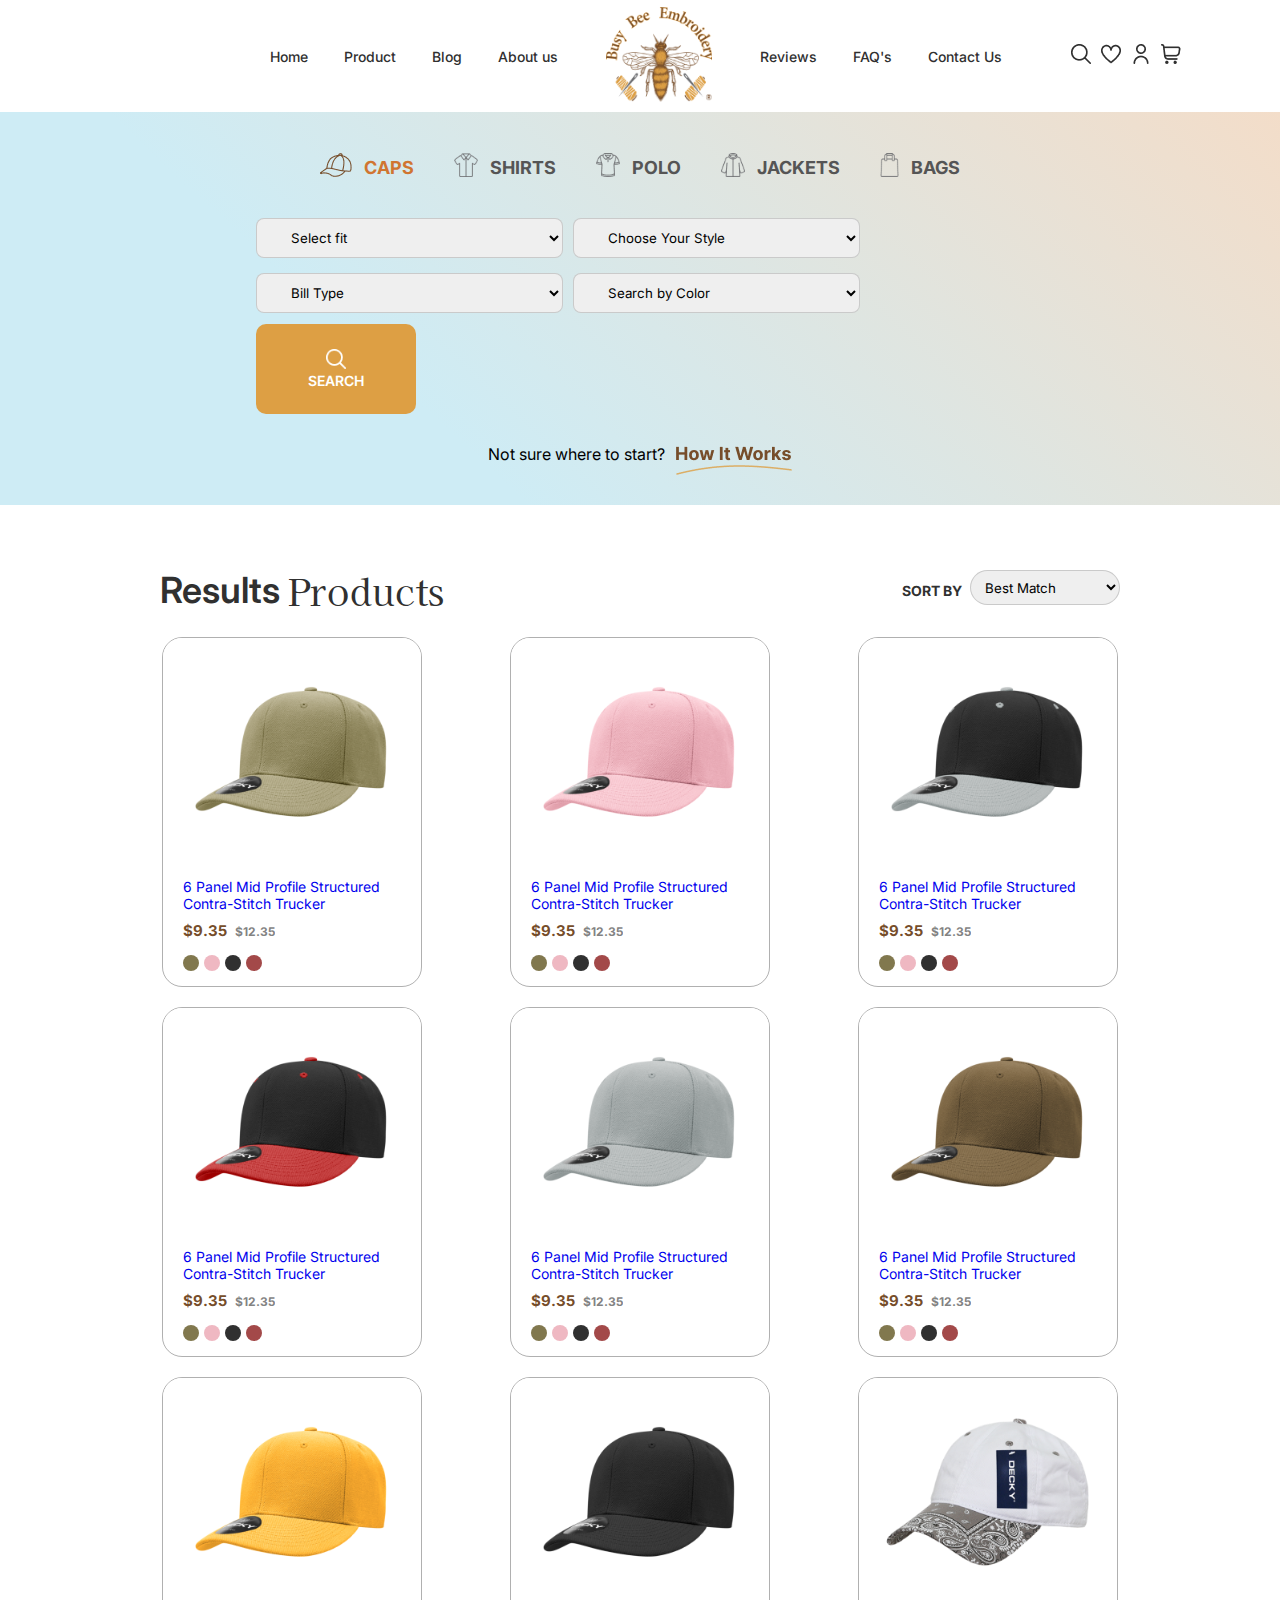
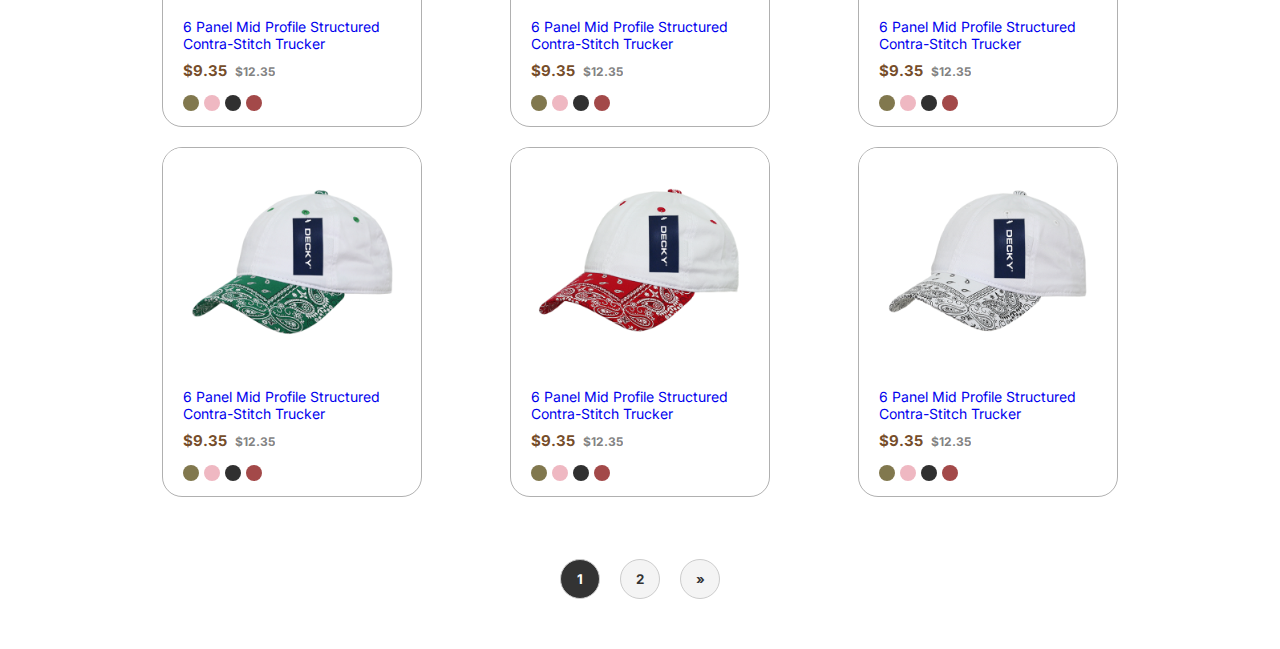
<file: searchPage.html>
<!DOCTYPE html>
<html lang="en">
<head>
    <meta charset="UTF-8">
    <meta name="viewport" content="width=device-width, initial-scale=1.0">
    <title>Products</title>
    <link rel="stylesheet" href="searchPage.css">
    <link href="https://fonts.googleapis.com/css2?family=Inter:ital,opsz,wght@0,14..32,100..900;1,14..32,100..900&display=swap" rel="stylesheet">
    <link href="https://fonts.googleapis.com/css2?family=Kaisei+Decol&display=swap" rel="stylesheet">
    <link rel="stylesheet" href="https://cdn.jsdelivr.net/npm/swiper@11/swiper-bundle.min.css" />
</head>
<body>
  <div class="navbar">
    <a href="index.html"><img class="small" src="images/Logo.png" alt=""></a>
    <div class="center-nav">
        <ul>
            <a href="index.html"><li class="" data-page="home">Home</li></a>
            <a href="Product.html"><li class="" data-page="product">Product</li></a>
            <a href=""><li class="" data-page="blog">Blog</li></a>
            <a href="aboutus.html"><li class="" data-page="about">About us</li></a>
        </ul>
        <a href="index.html"><img src="images/Logo.png" alt=""></a>
        <ul>
            <a href=""><li class="" data-page="reviews">Reviews</li></a>
            <a href="faq.html"><li class="" data-page="faqs">FAQ's</li></a>
            <a href="contactus.html"><li class="" data-page="contact">Contact Us</li></a>
        </ul>
    </div>
    <div id="toggle" style="display: flex; justify-content: space-between; gap: 40px;">
        <div class="nav-end">
            <a href=""><img src="images/searchNav.png" alt=""></a>
            <a href=""><img src="images/heart.png" alt=""></a>
            <a href="dashboard.html"><img src="images/user.png" alt=""></a>
            <a href=""><img src="images/shopping-cart.png" alt=""></a>
        </div>
        <img src="images/ham.png" alt="" class="ham">
    </div>
</div>


    <div class="search-section">
        <div class="category-menu">
            <div class="category-item active" data-category="caps">
              <img src="images/one.png" alt="Caps Icon">
              <span>CAPS</span>
            </div>
            <div class="category-item" data-category="shirts">
              <img src="images/two.png" alt="Shirts Icon">
              <span>SHIRTS</span>
            </div>
            <div class="category-item" data-category="polo">
              <img src="images/three.png" alt="Polo Icon">
              <span>POLO</span>
            </div>
            <div class="category-item" data-category="jackets">
              <img src="images/four.png" alt="Jackets Icon">
              <span>JACKETS</span>
            </div>
            <div class="category-item" data-category="bags">
              <img src="images/five.png" alt="Bags Icon">
              <span>BAGS</span>
            </div>
            <div class="underline"></div>
          </div>

          <div class="inputFields">
            <div class="inputs">
               <div class="first">
                <select name="fit" id="fit">
                    <option value="">Select fit</option>
                    <option value="s">S</option>
                    <option value="M">M</option>
                    <option value="L">L</option>
                    <option value="XL">XL</option>
                  </select>
                  <select name="fit" id="fit">
                    <option value="">Bill Type</option>
                    <option value="s">S</option>
                    <option value="M">M</option>
                    <option value="L">L</option>
                    <option value="XL">XL</option>
                  </select>
               </div>
               <div class="second">
                <select name="fit" id="fit">
                    <option value="">Choose Your Style</option>
                    <option value="s">S</option>
                    <option value="M">M</option>
                    <option value="L">L</option>
                    <option value="XL">XL</option>
                  </select>
                  <select name="fit" id="fit">
                    <option value="">Search by Color</option>
                    <option value="s">S</option>
                    <option value="M">M</option>
                    <option value="L">L</option>
                    <option value="XL">XL</option>
                  </select>
               </div>
            </div>
            <button><img src="images/search.png" alt=""> <br>SEARCH</button>
          </div>

          <div class="howItWorks">Not sure where to start? <img src="images/howItWorks.png" alt=""></div>
    </div>

    <div class="productList">
        <div class="productContent">
            <div class="top-section">
                <div style="opacity: 0; display: none;" class="filterToggle"><img src="images/filter.png" alt="">FILTERS</div>
                <div >Results <span>Products</span></div>
                <div class="sort">SORT BY 
                    <select name="pets" id="pet-select">
                      <option value="dog">Best Match</option>
                      <option value="cat">Most Popular</option>
                      <option value="hamster">Best Rated</option>
                      <option value="parrot">Low to High</option>
                      <option value="spider">High to Low</option>
                      <option value="goldfish">Best Match</option>
                    </select>
                </div>
            </div>
            <div class="wrapper">

              <!-- <div class="filter">
                <h2 class="cat">Category</h2>
                <ul class="left-menu theme1">
                  <li id="heading"><a><span>Caps</span> <span>+</span></a>
                    <ul class="menu-opt">
                      <li><input type="checkbox" name="" id="">5 panel High
                      </li>	
                      <li><input type="checkbox" name="" id="">6 panel High
                      </li>	
                      <li><input type="checkbox" name="" id="">5 panel High
                      </li>	
                      <li><input type="checkbox" name="" id="">5 panel High
                      </li>	
                    </ul>
                  </li>	
                  <li id="heading"><a><span>T-shirts</span> <span>+</span></a>
                    <ul class="menu-opt">
                      <li><input type="checkbox" name="" id="">5 panel High
                      </li>	
                      <li><input type="checkbox" name="" id="">6 panel High
                      </li>	
                      <li><input type="checkbox" name="" id="">5 panel High
                      </li>	
                      <li><input type="checkbox" name="" id="">5 panel High
                      </li>	
                    </ul>
                  </li>	
                  <li id="heading"><a><span>Polos</span> <span>+</span></a>
                    <ul class="menu-opt">
                      <li><input type="checkbox" name="" id="">5 panel High
                      </li>	
                      <li><input type="checkbox" name="" id="">6 panel High
                      </li>	
                      <li><input type="checkbox" name="" id="">5 panel High
                      </li>	
                      <li><input type="checkbox" name="" id="">5 panel High
                      </li>	
                    </ul>
                  </li>	
                  <li id="heading"><a><span>Jackets</span> <span>+</span></a>
                    <ul class="menu-opt">
                      <li><input type="checkbox" name="" id="">5 panel High
                      </li>	
                      <li><input type="checkbox" name="" id="">6 panel High
                      </li>	
                      <li><input type="checkbox" name="" id="">5 panel High
                      </li>	
                      <li><input type="checkbox" name="" id="">5 panel High
                      </li>	
                    </ul>
                  </li>	
                  <li id="heading"><a><span>Bags</span> <span>+</span></a>
                    <ul class="menu-opt">
                      <li><input type="checkbox" name="" id="">5 panel High
                      </li>	
                      <li><input type="checkbox" name="" id="">6 panel High
                      </li>	
                      <li><input type="checkbox" name="" id="">5 panel High
                      </li>	
                      <li><input type="checkbox" name="" id="">5 panel High
                      </li>	
                    </ul>
                  </li>	
                </ul>


                <h2 class="cat" style="margin-top: 40px;">Price Range</h2>
                <div class="range-slider">
                  <input type="range" min="50" max="100" value="50" id="minRange" />
                  <input type="range" min="50" max="100" value="100" id="maxRange" />
                  <div class="slider-track"></div>
                  <div class="price-range">
                    <span id="rangeMinValue">$50.00</span> - <span id="rangeMaxValue">$100.00</span>
                  </div>
                </div>

                <h2 class="cat" style="margin-top: 40px;">Price Range</h2>
                <div class="checks">
                  <ul>
                    <li><span><input type="checkbox" name="" id="">Rareform</span> <span>120</span></li>
                    <li><span><input type="checkbox" name="" id="">Native Union</span> <span>80</span></li>
                    <li><span><input type="checkbox" name="" id="">Chicka-d</span> <span>55</span></li>
                    <li><span><input type="checkbox" name="" id="">Tasc</span> <span>40</span></li>
                    <li><span><input type="checkbox" name="" id="">Glyder</span> <span>28</span></li>
                    <li><span><input type="checkbox" name="" id="">Outdoor Cap</span> <span>28</span></li>
                    <li><span><input type="checkbox" name="" id="">Black+Blum</span> <span>80</span></li>
                    <li><span><input type="checkbox" name="" id="">HUK</span> <span>28</span></li>
                    <li><span><input type="checkbox" name="" id="">Built</span> <span>55</span></li>
                    <li><span><input type="checkbox" name="" id="">Goofy Group</span> <span>28</span></li>
                  </ul>
                  <h4 class="seeMore">More+</h4>
                </div>
              </div> -->

              <div class="product-section">
              </div>

              
            </div>
            


            <div class="pagination">
                <button class="page-btn active">1</button>
                <button class="page-btn">2</button>
                <button class="page-btn">3</button>
                <button class="page-btn">4</button>
                <button class="page-btn">&raquo;</button>
            </div>            
        </div>
    </div>















    <script>
        const categoryItems = document.querySelectorAll('.category-item');
        const underline = document.querySelector('.underline');

        categoryItems.forEach((item, index) => {
        item.addEventListener('click', () => {
            categoryItems.forEach(cat => cat.classList.remove('active'));
            
            item.classList.add('active');
            
            const itemPosition = item.getBoundingClientRect();
            const menuPosition = document.querySelector('.category-menu').getBoundingClientRect();
            
            
            const leftPosition = itemPosition.left - menuPosition.left + 5;
            const itemWidth = item.offsetWidth;
            
            underline.style.left = `${leftPosition}px`;
            underline.style.width = `${itemWidth}px`;
        });
        });

        const initialActiveItem = document.querySelector('.category-item.active');
        if (initialActiveItem) {
        const initialPosition = initialActiveItem.getBoundingClientRect();
        const initialLeft = initialPosition.left - document.querySelector('.category-menu').getBoundingClientRect().left + 10;
        underline.style.left = `${initialLeft}px`;
        // underline.style.width = `${initialActiveItem.offsetWidth}px`;
        // underline.style.width = `${initialActiveItem.offsetWidth}px`;
        }
    </script>
    <script>
      document.querySelector('.filterToggle').addEventListener('click', function() {
    var filterDiv = document.querySelector('.filter');
    
    if (filterDiv.style.display === 'none' || filterDiv.style.display === '') {
        filterDiv.style.display = 'block';
    } else {
        filterDiv.style.display = 'none';
    }
});

    </script>
    <script src="product.js"></script>
</body>
</html>
</file>
<file: style.css>
*{
    margin: 0;
    padding: 0;
    box-sizing: border-box;
    font-family: 'Inter', sans-serif;
}
::-webkit-scrollbar{
    display: none;
}
a{
  text-decoration: none;
}
.navActive{
  border: 1.5px solid #D07531;
  padding: 5px 15px;
  border-radius: 30px;
}

ul, li{
    text-decoration: none;
    list-style: none;
}

html, body{
    height: 100%;
    width: 100%;
    min-width: 380px;
}
/* .active{
    
            border: 1.5px solid #DD9F44;
            border-radius: 30px;
} */

.navbar{
    height: 112px;
    width: 100%;
    /* background: #b6b6b6; */
    display: flex;
    gap: 2vw;
    justify-content: center;
}
.small{
    display: none;
}
.ham{
    height: 20px;
    display: none;
}
.center-nav {
  width: 60%;
  max-width: 900px;
  height: 100%;
  /* background-color: rgb(167, 116, 116); */
  display: flex;
  align-items: center;
  /* justify-content: space-between; */
  margin-left: 10vw;
  gap: 30px;
}

.center-nav ul {
  width: 100%;
  display: flex;
  /* justify-content: space-between; */
  max-width: 350px;
}

.center-nav ul li {
  color: #303030;
  font-size: 14px;
  font-weight: 500;
  padding: 8px 18px;
  white-space: nowrap;
}

.center-nav img{
    height: 95px;
    width: auto;
}
.nav-end{
    width: 10%;
    height: 100%;
    padding-left: 2vw;
    display: flex;
    justify-content: space-around;
    gap: 10px;
    align-items: center;
}


/* .................. search section .................... */

.search-section{
    min-height: 40vh;
    width: 100%;
    background: rgb(206,236,245);background: linear-gradient(43deg, rgba(206,236,245,1) 31%, rgba(243,221,201,1) 100%);
    display: flex;
    align-items: center;
    flex-direction: column;
    padding: 30px 0px;
}
.category-menu {
    display: flex;
    align-items: center;
    position: relative;
  }
  
  .category-item {
    padding: 10px 20px;
    text-align: center;
    cursor: pointer;
    position: relative;
    display: flex;
    align-items: center;
    gap: 12px;
  }
  .category-item img{
    height: 24px;
  }
  
  .category-item span {
    display: block;
    margin-top: 5px;
    color: #555;
    font-weight: bold;
    font-size: 18px;
  }
  
  .category-item.active span {
    color: #D07531; 
  }
  
  .underline {
    position: absolute;
    bottom: 0;
    left: 0;
    height: 2px;
    max-width: 80px;
    background-color: #D07531;
    transition: left 0.3s ease;
  }
  
  /* Positioning each category */
  .category-item[data-category="caps"] .underline {
    left: 0;
  }
  
  .category-item[data-category="shirts"] .underline {
    left: 100px; /* Adjust this based on the width of your categories */
  }
  
  .category-item[data-category="polo"] .underline {
    left: 200px; /* Adjust accordingly */
  }
  
  .category-item[data-category="jackets"] .underline {
    left: 300px;
  }
  
  .category-item[data-category="bags"] .underline {
    left: 400px;
  }

  .inputFields {
    min-height: 18vh;
    width: 60%;
    max-width: 900px;
    display: flex;
    align-items: center;
    flex-wrap: wrap;
    margin-top: 20px;
}

.inputFields button {
    height: 90px;
    width: 20%;
    min-width: 160px;
    margin-top: -14px;
    border-radius: 10px;
    border: none;
    font-size: 14px;
    text-transform: uppercase;
    font-weight: 600;
    color: white;
    background: #DD9F44;
}

.inputFields button img {
    height: 20px;
}

  .inputs{
    width: 80%;
    height: 100%;
    display: flex;
    align-items: center;
    justify-content: center;
  }
  select{
    width: 100%;
    padding: 10px 30px;
    border:1.5px solid rgba(150, 150, 150, 0.411);
    margin-bottom: 15px;
    border-radius: 8px;
}
  .inputs .first{
    height: 100%;
    width: 50%;
    display: flex;
    flex-direction: column;
    justify-content: center;
    
  }
  .inputs .second{
    height: 100%;
    width: 50%;
    padding: 10px;
    display: flex;
    flex-direction: column;
    justify-content: center;
  }

  .search-section .howItWorks {
    display: flex;
    gap: 10px;
    margin-top: 30px;
}

.search-section .howItWorks img {
    margin-top: -2px;
}




  /* -------------------------banner section starts-------------------------- */
.banner-section{
    height: 80vh;
    width: 100%;
    background-color: aliceblue;
    position: relative;
}
.banner-section .swiper {
    width: 100%;
    height: 100%;
  }

  .banner-section .swiper .swiper-slide {
    text-align: center;
    font-size: 18px;
    background: #fff;
    display: flex;
    justify-content: center;
    align-items: center;
  }

  .banner-section .swiper .swiper-slide img {
    display: block;
    width: 100%;
    height: 100%;
    object-fit: cover;
  }

  .banner-section .text{
    position: absolute;
    z-index: 9;
    top: 30%;
    left: 15%;
    color: white;
  }

  .banner-section .text p{
    font-weight: 300;
    font-size: 18px;
    margin-bottom: 30px;
  }
  .banner-section .text h1 {
    font-size: 84px;
    font-weight: 600;
    line-height: 80px;
    margin-bottom: 20px;
}

.banner-section .text h1 span {
    font-family: "Kaisei Decol", serif;
    font-weight: 400;
}

.banner-section .text h6 {
    font-size: 30px;
    font-weight: 300;
}



    /* --------------------Brand Stats---------------------- */

    .brand-stats{
      height: 120px;
      width: 100%;
      border-bottom: 1.5px solid rgba(0, 0, 0, 0.301);
      display: flex;
      justify-content: center;
      align-items: center;
      gap: 7vw;
    }
    .brand-stats .stats-box{
      text-align: center;
    }
    .stats-box h2 {
      font-size: 35px;
      color: #303030;
      margin-bottom: 5px;
  }
  
  .stats-box h2 span {
      font-family: "Kaisei Decol", serif;
      font-weight: 400;
  }
  
    .stats-box h2 span:nth-child(2){
      color: #DD9F44;
    }

    /* --------------------Brand Stats End---------------------- */


    /* ------------------- Explore section ----------------------- */

    .explore{
        min-height: 100vh;
        width: 100%;
        padding:12vh 0;
    }

    .explore-content{
        width: 75%;
        height: 100%;
        /* background-color: skyblue; */
        margin: 0 auto;
        display: flex;
        justify-content: center;
        align-items: center;
        flex-direction: column;
    }
    .explore-content .explore-heading {
      color: #303030;
      font-size: 38px;
      font-weight: 600;
      margin-bottom: 30px;
  }
  
  .explore-content .explore-heading span {
      font-family: "Kaisei Decol", serif;
      font-weight: 200;
  }
  
    .cat-slider{
        height: 65vh;
        width: 100%;
        /* overflow: hidden; */
    }
    .cat-slider .cat-slider-main .swipper-wrapper{
        overflow: visible;
    }

    .cat-slider .swiper {
        width: 100%;
        height: 100%;
      }
  
    .cat-slider .swiper .swiper-slide {
        text-align: center;
        font-size: 18px;
        background: #fff;
        max-width: 360px;
        flex-shrink: 0;
        padding: 0 0 10px 0;
        border-radius: 20px;
        min-height: 485px;
      }
  
      .cat-slider .swiper .swiper-slide img {
        display: block;
        width: 100%;
        height: 100%;
        object-fit: cover;
      }
      .cat-slider .cat-slider-main .swiper-button-next{
        /* right: -10%; */
        scale: 0.5;
        font-weight: 700;
        color: #303030;
      }
      .cat-slider .cat-slider-main .swiper-button-prev{
        /* right: -10%; */
        scale: 0.5;
        font-weight: 700;
        color: #303030;
      }

      .cat-slider .cat-slider-main .swiper-slide:nth-child(1){
        background-color: #DFEFF4;
      }
      .cat-slider .cat-slider-main .swiper-slide:nth-child(1) .top img{
        height: 55%;
      }
      .cat-slider .cat-slider-main .swiper-slide:nth-child(2){
        background-color: #D9F2DF;
      }
      .cat-slider .cat-slider-main .swiper-slide:nth-child(3){
        background-color: #F4E4D6;
      }
      .cat-slider .cat-slider-main .swiper-slide:nth-child(4){
        background-color: #DFEFF4;
      }


      .cat-slider .cat-slider-main .swiper-slide .top{
        height: 70%;
        width: 100%;
        /* background-color: red; */
        padding: 15px;
        display: flex;
        justify-content: center;
        align-items: center;
      }
      .cat-slider .cat-slider-main .swiper-slide .top img{
        height: 80%;
        width: auto;
        object-fit: contain;
      }
      .cat-slider .cat-slider-main .swiper-slide .bottom {
        height: 30%;
        width: 100%;
        display: flex;
        flex-direction: column;
        align-items: center;
        gap: 8px;
        padding: 5px 10px;
    }
    
    .cat-slider .cat-slider-main .swiper-slide .bottom h4 {
        font-size: 20px;
    }
    
    .cat-slider .cat-slider-main .swiper-slide .bottom h4 span {
        font-family: "Kaisei Decol", serif;
        font-weight: 400;
    }
    
    .cat-slider .cat-slider-main .swiper-slide .bottom p {
        font-size: 15px;
        width: 80%;
    }
    
    .cat-slider .cat-slider-main .swiper-slide .bottom button {
        padding: 5px 10px;
        display: flex;
        align-items: center;
        gap: 10px;
        font-size: 15px;
        font-weight: 600;
        text-transform: uppercase;
        background-color: transparent;
        border: none;
        color: #764D2A;
    }
    
    .cat-slider .cat-slider-main .swiper-slide .bottom button img {
        scale: 0.9;
    }
    


      .brands{
        height: 60vh;
        width: 100%;

      }
      .brand-content {
        height: 100%;
        width: 75%;
        margin: 0 auto;
        display: flex;
        flex-direction: column;
        align-items: center;
    }
    
    .brand-content h2 {
        color: #303030;
        font-size: 38px;
        font-weight: 600;
        margin-bottom: 30px;
        text-align: center;
    }
    
    .brand-content span {
        font-family: "Kaisei Decol", serif;
        font-weight: 200;
    }
    
      .brand-content .brand-image{
        height: 40vh;
        width: 100%;
      }

      .brand-image .swiper {
        width: 100%;
        height: 100%;
        margin-left: auto;
        margin-right: auto;
      }
  
      .brand-image .swiper .swiper-slide {
        text-align: center;
        font-size: 18px;
        height: calc((100% - 30px) / 2)!important;
  
        /* Center slide text vertically */
        flex-shrink: 0;
        display: flex;
        justify-content: center;
        align-items: center;
        min-width: 80px!important;
        max-width: 162px;
      }
      .brand-image .swiper .swiper-slide img {
        height: 100%;
        width: 100%;
        scale: 0.5;
        object-fit: contain;
      }
      .brandSlider .swiper-button-next{
        /* right: -10%; */
        scale: 0.5;
        font-weight: 700;
        color: #303030;
      }
      .brandSlider .swiper-button-prev{
        /* right: -10%; */
        scale: 0.5;
        font-weight: 700;
        color: #303030;
      }


      /* ................... customers .................. */

      .customers{
        min-height: 70vh;
        width: 100%;
        display: flex;
        justify-content: center;
        align-items: center;
        margin-top: 70px;
        margin-bottom: 70px;
      }
      .cu-cont{
        min-height: 70vh;
        width: 90%;
        padding: 0 100px;
        background-color: #ECECEC;
        border-radius: 20px;
        display: flex;
        align-items: center;
        justify-content: space-between;
      }
      .cu-cont .cont-text {
        height: 50vh;
        width: 20%;
        padding-top: 9vh;
        vertical-align: middle;
    }
    
    .cu-cont .cont-text h2 {
        color: #303030;
        font-size: 38px;
        font-weight: 600;
        margin-bottom: 10px;
        line-height: 40px;
    }
    
    .cu-cont .cont-text span {
        font-family: "Kaisei Decol", serif;
        font-weight: 200;
    }
    
    .cu-cont .cont-text p {
        font-size: 14px;
        margin-bottom: 60px;
    }
    
    .cu-cont .cont-text h6 {
        font-size: 16px;
        font-weight: 400;
        display: flex;
        align-items: center;
        gap: 10px;
        margin-bottom: 10px;
    }
    

      .cu-cont .cont-slider{
        height: 50vh;
        width: 70%;
      }

      .cont-slider .swiper {
        width: 100%;
        height: 100%;
      }
  
      .cont-slider .swiper  .swiper-slide {
        font-size: 18px;
        background: #fff;
        padding: 30px;
        max-width: 310px;
        
      }
      /* -------------------rating------------------- */


        .star-rating {
            /* border:solid 1px #ccc; */
            display:flex;
            flex-direction: row-reverse;
            font-size:1.2em;
            justify-content:space-around;
            text-align:center;
            width:5em;
            margin-bottom: 8px;
        }
        
        .star-rating input {
            display:none;
        }
        
        .star-rating label {
            color:#ccc;
            cursor:pointer;
        }
        
        .star-rating :checked ~ label {
            color:#f90;
        }
        
        .star-rating label:hover,
        .star-rating label:hover ~ label {
            color:#fc0;
        }


      /* -------------------rating------------------- */
      .cont-slider .swiper .swiper-slide .top-cont {
        width: 100%;
        height: 60%;
    }
    
    .cont-slider .swiper .swiper-slide .top-cont p {
        font-size: 14px;
        font-weight: 300;
    }
    
      .cont-slider .swiper  .swiper-slide .bottom-cont {
        width: 100%;
        height: 40%;
        display: flex;
        align-items: center;
        gap: 20px;
      }
      .cont-slider .swiper .swiper-slide .bottom-cont .image-cont {
        height: 50px;
        width: 50px;
        border-radius: 100%;
        background: gray;
    }
    
    .cont-slider .swiper .swiper-slide .bottom-cont .image-cont img {
        height: 100%;
        width: 100%;
        object-fit: cover;
    }
    
    .cont-slider .swiper .swiper-slide .bottom-cont .img-name h5 {
        text-transform: uppercase;
        font-size: 14px;
    }
    
    .cont-slider .swiper .swiper-slide .bottom-cont .img-name p {
        font-size: 12px;
    }
    



      /* -------------ABOUT seciton start-------------------- */

      .about{
        min-height: 100vh;
        width: 100%;
        padding: 20px 0px;
      }
      .about .about-content{
        height: 100%;
        width: 75%;
        margin: 0 auto;
        display: flex;
        align-items: center;
        flex-direction: column;
        position: relative;
      }
      .about .about-content .video-container {
        height: 50vh;
        width: 50%;
        position: relative;
        border-radius: 20px;
        margin-bottom: 60px;
    }
    
    .about .about-content .video-container h2 {
        position: absolute;
        top: 50%;
        left: 50%;
        transform: translate(-50%, -50%);
        color: #303030;
        font-size: 38px;
        font-weight: 600;
        margin-bottom: 10px;
        line-height: 40px;
        background-color: #fff;
        z-index: 9;
    }
    
    .about .about-content .video-container span {
        font-family: "Kaisei Decol", serif;
        font-weight: 200;
    }
    
      .about .about-content .video-container img{
        height: 100%;
        width: 100%;
        object-fit: cover;
        border-radius: 20px;
      }

      .work {
        min-height: 460px;
        max-width: 1200px;
        width: 100%;
        display: flex;
        flex-direction: column;
        align-items: center;
    }
    
    .work h2 {
        color: #303030;
        font-size: 38px;
        font-weight: 600;
        margin-bottom: 10px;
        line-height: 40px;
    }
    
    .work span {
        font-family: "Kaisei Decol", serif;
        font-weight: 200;
    }
    
    .work p {
        font-size: 14px;
        font-weight: 400;
        width: 40%;
        text-align: center;
    }
    
      
      .about-content .work-slider {
        width: 100%;
        height: 35vh;
        margin-top: 5vh;
        display: flex;
        overflow-x: scroll;
        -webkit-overflow-scrolling: touch; /* Improves touch scroll on mobile devices */
        position: relative;
    }
    .divider{
        min-width: 830px;
        max-width: 830px;
        height: 10px;
        position: absolute;
        top: 20%;
        left: 50%;
        transform: translate(-50%,-50%);
    }
    
    .work-slider .box {
        height: 210px;
        width: 25%;
        min-width: 240px;
        flex-shrink: 0;
        background-color: transparent;
        display: flex;
        flex-direction: column;
        align-items: center;
        position: relative;
        z-index: 10;
    }
    
    .work-slider {
        cursor: grab; /* Indicates draggable element */
        border: none !important;
    border-radius: 0 !important;
    }
    
    .work-slider:active {
        cursor: grabbing; /* Changes cursor when dragging */
        border: none !important;
    border-radius: 0 !important;

    }
      .work-slider .box img{
        height: 100px;
        width: auto;
        margin-bottom: 15px;
      }
      .work-slider .box p{
        width: 90%;
        margin-top: 20px;
      }

      .work-button{
        display:flex;
        gap: 20px;
        margin-top: 20px;
      }
      .work-button button{
        font-size: 14px;
        font-weight: 400px;
        padding: 15px 30px;
        border: 1.5px solid #303030;
        border-radius: 30px;
        text-transform: uppercase;
      }
      .work-button button:nth-child(1){
        color: #303030;
      }
      .work-button button:nth-child(2){
        color: white;
        background: #303030;
      }



      /* -------------ABOUT seciton End-------------------- */


      .story{
        min-height: 90vh;
        height: 90vh;
        width: 100%;
        margin-top: 70px;
      }
      .story .story-wrapper{
        min-height: 90vh;
        width: 90%;
        height: 90vh;
        margin: 0 auto;
        display: flex;
        gap: 15px;
      }
      .story-wrapper .left {
        height: 100%;
        width: 50%;
        max-height: 692px;
        background-color: #F8CBCB;
        border-radius: 20px;
        overflow: hidden;
        padding: 50px;
        display: flex;
        flex-direction: column;
        justify-content: center;
    }
    
    .story-wrapper .left h5 {
        text-transform: uppercase;
        font-weight: 700;
        font-size: 16px;
        color: #764D2A;
        margin-bottom: 25px;
    }
    
    .story-wrapper .left h2 {
        color: #303030;
        font-size: 48px;
        font-weight: 600;
        margin-bottom: 30px;
        line-height: 40px;
    }
    
    .story-wrapper .left span {
        font-family: "Kaisei Decol", serif;
        font-weight: 200;
    }
    
    .story-wrapper .left p {
        font-size: 16px;
        font-weight: 400;
        width: 90%;
    }
    
      .story-wrapper .left button{
        padding: 15px 20px;
        width: 200px;
        color: #303030;
        text-transform: uppercase;
        font-weight:600;
        font-size: 14px;
        background: transparent;
        border-radius: 30px;
        border:1.5px solid #303030;
        margin-top: 50px;
      }

      .story-wrapper .right {
        height: 100%;
        max-height: 692px;
        width: 50%;
        background-color: #F8CBCB;
        border-radius: 20px;
        overflow: hidden;
    }
    
    .story-wrapper .right img {
        height: 100%;
        width: 100%;
        object-fit: cover;
    }
    


      /* ---------------- blogs ---------------- */

      .blogs {
        min-height: 450px;
        width: 100%;
        display: flex;
        justify-content: center;
        margin-top: 70px;
    }
    
    .blogs-cont {
        height: 100%;
        width: 75%;
        display: flex;
        align-items: center;
        flex-direction: column;
    }
    
    .blogs-cont h2 {
        color: #303030;
        font-size: 48px;
        font-weight: 600;
        margin-bottom: 30px;
        line-height: 40px;
    }
    
    .blogs-cont span {
        font-family: "Kaisei Decol", serif;
        font-weight: 200;
    }
    
      .blog-slider{
        width: 100%;

      }

      .blog-slider .swiper {
        width: 100%;
        height: 100%;
      }
  
      .blog-slider .swiper .swiper-slide {
        text-align: center;
        font-size: 18px;
        background: #EFEFEF;
        height: 340px;
        max-width: 290px;
        border-radius: 20px;
        overflow: hidden;
      }
      .blog-slider .swiper .swiper-slide .blog-img {
        height: 65%;
        width: 100%;
        border-radius: 20px;
        overflow: hidden;
    }
    
    .blog-slider .swiper .swiper-slide .blog-img img {
        height: 100%;
        width: 100%;
        object-fit: cover;
    }
    
    .blog-slider .swiper .swiper-slide .blog-text {
      height: 35%;
      width: 100%;
      padding: 10px 20px;
  }
  
  .blog-slider .swiper .swiper-slide .blog-text h2 {
      font-size: 12px;
      color: #303030;
      display: flex;
      align-items: center;
      gap: 15px;
  }
  
  .blog-slider .swiper .swiper-slide .blog-text h2 span {
      font-size: 12px;
      color: #DD9F44;
  }
  
  .blog-slider .swiper .swiper-slide .blog-text h3 {
      color: #303030;
      font-size: 16px;
      font-weight: 600;
      margin-bottom: 10px;
      margin-top: -30px;
      text-align: start;
  }
  
  .blog-slider .swiper .swiper-slide .blog-text span {
      font-family: "Kaisei Decol", serif;
      font-weight: 200;
  }
  
      /* .blog-slider .swipper-wrapper{
        overflow: visible;
      } */
      .blog-slider .swiper-button-next{
        /* right: -10%; */
        scale: 0.5;
        font-weight: 700;
        color: #303030;
      }
      .blog-slider .swiper-button-prev{
        /* right: -10%; */
        scale: 0.5;
        font-weight: 700;
        color: #303030;
      }
      


      /* ---------------- blogs ends ---------------- */



      /* ------------------- Footer starts --------------- */
      .footer {
        min-height: 70vh;
        width: 100%;
        display: flex;
        justify-content: center;
        background-color: #303030;
        padding: 60px 0px;
        position: relative;
    }
    
    .footer-cont {
        height: 100%;
        width: 70%;
        display: flex;
        flex-direction: column;
        align-items: center;
    }
    
    .footer-cont h2 {
        color: #ffffff;
        font-size: 24px;
        font-weight: 600;
        line-height: 40px;
        margin-bottom: 10px;
    }
    
    .footer-cont span {
        font-family: "kaisei Decol", serif;
        font-weight: 200;
    }
    
    .footer-cont p {
        width: 35%;
        text-align: center;
        font-size: 14px;
        color: white;
        font-weight: 200;
    }
    
    .sub {
        width: 35vw;
        min-width: 290px;
        border: 1.5px solid rgb(179, 179, 179);
        border-radius: 30px;
        display: flex;
        align-items: center;
        justify-content: space-between;
        margin-top: 50px;
        margin-bottom: 60px;
    }
    
    .sub input {
        background: transparent;
        border: none;
        padding-left: 20px;
        width: 100%;
    }
    
    .sub button {
        padding: 15px 40px;
        font-size: 14px;
        text-transform: uppercase;
        color: white;
        background-color: #DD9F44;
        border-radius: 30px;
        white-space: nowrap;
    }
    
    .footer .options {
        min-height: 30vh;
        width: 100%;
        display: flex;
        flex-wrap: wrap;
        justify-content: space-between;
    }
    
    .footerBox {
        width: 20%;
        min-width: 180px;
        height: 200px;
        flex-wrap: wrap;
        flex-shrink: 0;
        overflow: hidden;
    }
    
    .footerBox h4 {
        color: #DD9F44;
        font-size: 16px;
        margin-bottom: 25px;
    }
    
    .footerBox li {
        font-size: 12px;
        color: white;
        font-weight: 200;
        margin-bottom: 5px;
        transition: all ease-in-out 0.2s;
        cursor: pointer;
    }
    
    .footer li:hover {
        color: #DD9F44;
    }
    
    .footerBox:nth-last-child(1) p {
        width: 80%;
        text-align: start;
        line-height: 18px;
    }
    
    .footer-bottom {
        min-height: 8vh;
        width: 75%;
        border-top: 1.5px solid rgba(255, 255, 255, 0.377);
        position: absolute;
        bottom: 0;
        display: flex;
        flex-wrap: wrap;
        justify-content: space-between;
        align-items: center;
    }
    
    .footer-bottom p {
        text-align: start;
    }
    
    .footer-bottom .social img {
        height: 20px;
        margin-left: 8px;
    }
    
      /* ------------------- Footer ends --------------- */




    @media(max-width: 480px) {
        .navbar{
            align-items: center;
            justify-content: space-between;
            padding: 0px 40px;
            height: 100px;
        }
        .ham{
            display: block;
        }
        .center-nav{
            display: none;
        }
        .navbar .small{
            display: block;
            height:70px;
        }
        .category-menu {
            display: flex;
            align-items: center;
            position: relative;
            justify-content: space-between;
            overflow-x: auto; /* Allow horizontal scrolling if needed */
            white-space: nowrap; /* Prevent items from wrapping */
          }
          
          .category-item {
            padding: 5px 10px;
            text-align: center;
            cursor: pointer;
            position: relative;
            display: flex;
            align-items: center;
            flex-direction: column;
            gap: 5px;
          }
          .category-item:nth-child(1) img{
            margin-top: 2px;
            scale: 1.2;
            margin-bottom: 0px;
          }
          
          .category-item img {
            width: 24px; /* Reduce icon size for smaller screens */
          }
          
          .category-item span {
            display: block;
            color: #555;
            font-size: 12px; /* Reduce font size for smaller screens */
            font-weight: bold;
          }
          
          .category-item.active span {
            color: #D07531;
          }
          
          .underline {
            position: absolute;
            bottom: 0;
            height: 2px;
            background-color: #D07531;
            transition: all 0.3s ease;
          }
        .category-menu {
            flex-wrap: nowrap; /* Ensure everything stays in one line */
            overflow-x: auto; /* Enable horizontal scrolling if necessary */
          }
        
          .category-item {
            flex: 1 0 auto; /* Ensure the items don't shrink too much */
            white-space: nowrap; /* Prevent text wrapping */
          }
        
          .category-menu::-webkit-scrollbar {
            display: none; /* Hide scrollbar for a cleaner look */
          }

          .inputFields{
            width: 100%;
            padding: 10px;
            display: block;
          }
          .inputs{
            width: 100%;
          }
          .inputFields button{
            width: 100%;
            height: 60px;
            margin-top: 10px;
          }
          .howItWorks{
            margin-top: 60px;
          }


          /* -------------banner----------- */
          .banner-section .text{
            position: absolute;
            z-index: 9;
            top: 30%;
            left: 5%;
            color: white;
          }
          .banner-section .text h1{
            font-size: 58px;
            line-height: 60px;
          }
          .banner-section .text h6{
            font-size: 28px;
        }
            /* --------------------Brand Stats---------------------- */

    .brand-stats{
      height: 120px;
      width: 100%;
      border-bottom: 1.5px solid rgba(0, 0, 0, 0.301);
      display: flex;
      justify-content: center;
      align-items: center;
      gap: 4.5vw;
    }
    .brand-stats .stats-box{
      text-align: center;
    }
    .stats-box h2{
      font-size: 30px;
      color: #303030;
      margin-bottom: 5px;
      span{
        font-family: "kaisei Decol", serif;
          font-weight: 400;
      }
      
    }
    .stats-box p{
      font-size: 12px;
    }
    .stats-box h2 span:nth-child(2){
      color: #DD9F44;
    }

    /* --------------------Brand Stats End---------------------- */

            /* ------------------- Explore section ----------------------- */
            .explore{
              min-height: 700px;
              width: 100%;
              padding:6vh 0;
          }
            .explore-content{
                width: 85%;
                min-height: 650px;
                /* background-color: skyblue; */
                margin: 0 auto;
                display: flex;
                justify-content: center;
                align-items: center;
                flex-direction: column;
            }

            .cat-slider-main{
              min-height: 490px;
            }

            /* ------------------- Explore ends ----------------------- */





            /* ................... customers starts.................. */
            .cu-cont{
                min-height: 70vh;
                width: 90%;
                padding: 20px 40px;
                display: block;
              }
              .cu-cont .cont-text {
                min-height: 400px;
                max-height: 410px;
                width: 100%;
                padding-top: 9vh;
            }
            
            .cu-cont .cont-text h2 {
                font-size: 48px;
            }
            
            .cu-cont .cont-slider{
                height: 400px;
                width: 100%;
              }
            /* ................... customers ends.................. */

            /*------------------------ about ------------------------*/
            .about .about-content {
              width: 85%;
          }
          
          .work p {
              width: 90%;
          }
          
          .about .about-content .video-container {
              height: 50vh;
              width: 100%;
              position: relative;
              border-radius: 20px;
              margin-bottom: 60px;
          }
          
          .about .about-content .video-container h2 {
              position: absolute;
              top: 60%;
              left: 0%;
              transform: translate(-0%, -0%);
          }
          
              .divider{
                width: 70%;
                height: 10px;
                position: absolute;
                top: 24%;
                left: 50%;
                transform: translate(-50%,-50%);
            }
            .about-content .work-slider {
              height: 240px;
          }

            /*------------------------ about ------------------------*/


            /*------------------------ story ------------------------*/

            .story{
                min-height: 1400px;
                height: 1450px;
                width: 100%;
                margin-top: 70px;
              }
            .story .story-wrapper{
                min-height: 800px;
                width: 90%;
                height: 90vh;
                margin: 0 auto;
                display: block;
                gap: 15px;
              }
              .story-wrapper .left {
                width: 100%;
                padding: 30px;
            }
            
            .story-wrapper .left h2 {
                line-height: 50px;
            }
            
              .story-wrapper .right{
                margin-top: 15px;
                max-height: 692px;
                width: 100%;
              }

            /*------------------------ story ends ------------------------*/


            /* ------------------- Footer starts --------------- */

            .footer {
              padding: 40px 0px 100px 0px;
          }
          
          .footer-cont {
              width: 95%;
          }
          
          .footer-cont p {
              width: 85%;
          }
          
          .sub {
              width: 350px;
              border: 1.5px solid rgb(179, 179, 179);
              border-radius: 30px;
              display: flex;
              align-items: center;
              justify-content: space-between;
              margin-top: 50px;
              margin-bottom: 60px;
          }
          
          .sub input {
              background: transparent;
              border: none;
              padding-left: 20px;
              width: 100%;
          }
          
          .sub button {
              padding: 15px 40px;
              font-size: 14px;
              text-transform: uppercase;
              color: white;
              background-color: #DD9F44;
              border-radius: 30px;
              white-space: nowrap;
          }
          
          .footer-bottom {
              width: 100%;
              justify-content: center;
              align-items: center;
              flex-direction: column;
          }
          
          .footer-bottom p {
              text-align: center;
              margin-bottom: 15px;
              width: 100%;
          }
          


    }
    @media(min-width: 481px) and (max-width:768px) {
        .navbar{
            align-items: center;
            justify-content: space-between;
            padding: 0px 40px;
            height: 100px;
        }
        .center-nav{
            display: none;
        }
        .ham{
            display: block;
        }
        .navbar .small{
            display: block;
            height:70px;
        }
        .category-menu {
            display: flex;
            align-items: center;
            position: relative;
            justify-content: space-between;
            overflow-x: auto; /* Allow horizontal scrolling if needed */
            white-space: nowrap; /* Prevent items from wrapping */
          }
          
          .category-item {
            padding: 5px 10px;
            text-align: center;
            cursor: pointer;
            position: relative;
            display: flex;
            align-items: center;
            flex-direction: column;
            gap: 5px;
          }
          .category-item:nth-child(1) img{
            margin-top: 1px;
            scale: 1.1;
            margin-bottom: -2px;
          }
          
          .category-item img {
            width: 24px; /* Reduce icon size for smaller screens */
          }
          
          .category-item span {
            display: block;
            color: #555;
            font-size: 12px; /* Reduce font size for smaller screens */
            font-weight: bold;
          }
          
          .category-item.active span {
            color: #D07531;
          }
          
          .underline {
            position: absolute;
            width: 5%;
            bottom: 0;
            height: 2px;
            background-color: #D07531;
            transition: all 0.3s ease;
          }
        .category-menu {
            flex-wrap: nowrap; /* Ensure everything stays in one line */
            overflow-x: auto; /* Enable horizontal scrolling if necessary */
          }
        
          .category-item {
            flex: 1 0 auto; /* Ensure the items don't shrink too much */
            white-space: nowrap; /* Prevent text wrapping */
          }
        
          .category-menu::-webkit-scrollbar {
            display: none; /* Hide scrollbar for a cleaner look */
          }

          .inputFields{
            width: 100%;
            padding: 10px;
            display: block;
          }
          .inputs{
            width: 100%;
          }
          .inputFields button{
            width: 100%;
            height: 60px;
            margin-top: 10px;
          }
          .howItWorks{
            margin-top: 60px;
          }


          /* -------------banner----------- */
          .banner-section .text{
            position: absolute;
            z-index: 9;
            top: 30%;
            left: 5%;
            color: white;
          }
          .banner-section .text h1{
            font-size: 68px;
            line-height: 60px;
          }
          .banner-section .text h6{
            font-size: 28px;
        }

            /* ------------------- Explore section ----------------------- */
            .explore-content{
                width: 85%;
                height: 100%;
                /* background-color: skyblue; */
                margin: 0 auto;
                display: flex;
                justify-content: center;
                align-items: center;
                flex-direction: column;
            }

            /* ------------------- Explore ends ----------------------- */





            /* ................... customers starts.................. */
            .cu-cont{
                min-height: 70vh;
                width: 90%;
                padding: 20px 40px;
                display: block;
              }
              .cu-cont .cont-text {
                min-height: 400px;
                max-height: 410px;
                width: 100%;
                padding-top: 9vh;
            }
            
            .cu-cont .cont-text h2 {
                font-size: 48px;
            }
            
            .cu-cont .cont-slider{
                height: 400px;
                width: 100%;
              }
            /* ................... customers ends.................. */

            /*------------------------ about ------------------------*/
            .about .about-content{
                width: 85%;
              }
              .work p {
                width: 90%;
            }
            
              .about .about-content .video-container {
                height: 50vh;
                width: 100%;
                position: relative;
                border-radius: 20px;
                margin-bottom: 60px;
            }
            
            .about .about-content .video-container h2 {
                position: absolute;
                top: 60%;
                left: 0%;
                transform: translate(-0%, -0%);
            }
            
              .divider{
                width: 70%;
                height: 10px;
                position: absolute;
                top: 24%;
                left: 50%;
                transform: translate(-50%,-50%);
            }


            /*------------------------ about ------------------------*/


            /*------------------------ story ------------------------*/

            .story{
                min-height: 1400px;
                height: 1450px;
                width: 100%;
                margin-top: 70px;
              }
            .story .story-wrapper{
                min-height: 90vh;
                width: 90%;
                height: 90vh;
                margin: 0 auto;
                display: block;
                gap: 15px;
              }
              .story-wrapper .left {
                width: 100%;
                padding: 30px;
            }
            
            .story-wrapper .left h2 {
                line-height: 50px;
            }
            
              .story-wrapper .right{
                margin-top: 15px;
                max-height: 692px;
                width: 100%;
              }

            /*------------------------ story ends ------------------------*/


            /* ------------------- Footer starts --------------- */

            .footer {
              padding: 40px 0px 100px 0px;
          }
          
          .footer-cont {
              width: 95%;
          }
          
          .footer-cont p {
              width: 85%;
          }
          
          .sub {
              width: 350px;
              border: 1.5px solid rgb(179, 179, 179);
              border-radius: 30px;
              display: flex;
              align-items: center;
              justify-content: space-between;
              margin-top: 50px;
              margin-bottom: 60px;
          }
          
          .sub input {
              background: transparent;
              border: none;
              padding-left: 20px;
              width: 100%;
          }
          
          .sub button {
              padding: 15px 40px;
              font-size: 14px;
              text-transform: uppercase;
              color: white;
              background-color: #DD9F44;
              border-radius: 30px;
              white-space: nowrap;
          }
          
          .footer-bottom {
              width: 100%;
              justify-content: center;
              align-items: center;
          }
          
          .footer-bottom p {
              text-align: center;
          }
          


    }
    @media(min-width: 769px) and (max-width:1024px) {
        .navbar{
            align-items: center;
            justify-content: space-between;
            padding: 0px 40px;
            height: 100px;
        }
        .center-nav{
            display: none;
        }
        .ham{
            display: block;
        }
        .navbar .small{
            display: block;
            height:70px;
        }
        .category-menu {
            display: flex;
            align-items: center;
            position: relative;
            justify-content: space-between;
            overflow-x: auto; /* Allow horizontal scrolling if needed */
            white-space: nowrap; /* Prevent items from wrapping */
          }
          
          .category-item {
            padding: 5px 10px;
            text-align: center;
            cursor: pointer;
            position: relative;
            display: flex;
            align-items: center;
            flex-direction: column;
            gap: 5px;
          }
          .category-item:nth-child(1) img{
            margin-top: 0px;
            scale: 1.3;
            margin-bottom: -2px;
          }
          
          .category-item img {
            width: 24px; /* Reduce icon size for smaller screens */
          }
          
          .category-item span {
            display: block;
            color: #555;
            font-size: 12px; /* Reduce font size for smaller screens */
            font-weight: bold;
          }
          
          .category-item.active span {
            color: #D07531;
          }
          
          .underline {
            position: absolute;
            bottom: 0;
            height: 2px;
            background-color: #D07531;
            transition: all 0.3s ease;
          }
        .category-menu {
            flex-wrap: nowrap; /* Ensure everything stays in one line */
            overflow-x: auto; /* Enable horizontal scrolling if necessary */
          }
        
          .category-item {
            flex: 1 0 auto; /* Ensure the items don't shrink too much */
            white-space: nowrap; /* Prevent text wrapping */
          }
        
          .category-menu::-webkit-scrollbar {
            display: none; /* Hide scrollbar for a cleaner look */
          }

          .inputFields {
            min-height: 22vh;
            width: 70%;
            display: flex;
            align-items: center;
            flex-wrap: wrap;
            margin-top: 20px;
        }
        
        .inputFields button {
            height: 62%;
            width: 20%;
            margin-top: -14px;
            border-radius: 10px;
            border: none;
            font-size: 14px;
            text-transform: uppercase;
            font-weight: 600;
            color: white;
            background: #DD9F44;
        }
        
        .inputFields button img {
            height: 20px;
        }
        
          .inputs{
            width: 100%;
          }
          .inputFields button{
            width: 100%;
            height: 60px;
            margin-top: 10px;
          }
          .howItWorks{
            margin-top: 60px;
          }


          /* -------------banner----------- */
          .banner-section .text{
            position: absolute;
            z-index: 9;
            top: 30%;
            left: 5%;
            color: white;
          }
          .banner-section .text h1{
            font-size: 68px;
            line-height: 60px;
          }
          .banner-section .text h6{
            font-size: 28px;
        }

            /* ------------------- Explore section ----------------------- */
            .explore-content{
                width: 85%;
                height: 100%;
                /* background-color: skyblue; */
                margin: 0 auto;
                display: flex;
                justify-content: center;
                align-items: center;
                flex-direction: column;
            }

            /* ------------------- Explore ends ----------------------- */





            /* ................... customers starts.................. */
            .cu-cont{
                min-height: 70vh;
                width: 90%;
                padding: 20px 40px;
                display: block;
              }
              .cu-cont .cont-text {
                min-height: 400px;
                max-height: 410px;
                width: 100%;
                padding-top: 9vh;
            }
            
            .cu-cont .cont-text h2 {
                font-size: 48px;
            }
            
            .cu-cont .cont-slider{
                height: 400px;
                width: 100%;
              }
            /* ................... customers ends.................. */

            /*------------------------ about ------------------------*/
            .about .about-content{
                width: 85%;
              }
              .work p {
                width: 90%;
            }
            
            .about .about-content .video-container {
                height: 50vh;
                width: 100%;
                position: relative;
                border-radius: 20px;
                margin-bottom: 60px;
            }
            
            .about .about-content .video-container h2 {
                position: absolute;
                top: 60%;
                left: 0%;
                transform: translate(-0%, -0%);
            }
            
              .divider{
                width: 70%;
                height: 10px;
                position: absolute;
                top: 24%;
                left: 50%;
                transform: translate(-50%,-50%);
            }


            /*------------------------ about ------------------------*/


            /*------------------------ story ------------------------*/

            .story{
                min-height: 1400px;
                height: 1450px;
                width: 100%;
                margin-top: 70px;
              }
            .story .story-wrapper{
                min-height: 90vh;
                width: 90%;
                height: 90vh;
                margin: 0 auto;
                display: block;
                gap: 15px;
              }
              .story-wrapper .left {
                width: 100%;
                padding: 30px;
            }
            
            .story-wrapper .left h2 {
                line-height: 50px;
            }
            
              .story-wrapper .right{
                margin-top: 15px;
                max-height: 692px;
                width: 100%;
              }

            /*------------------------ story ends ------------------------*/


            /* ------------------- Footer starts --------------- */

            .footer {
              padding: 40px 0px 100px 0px;
          }
          
          .footer-cont {
              width: 95%;
          }
          
          .footer-cont p {
              width: 85%;
          }
          
          .sub {
              width: 350px;
              border: 1.5px solid rgb(179, 179, 179);
              border-radius: 30px;
              display: flex;
              align-items: center;
              justify-content: space-between;
              margin-top: 50px;
              margin-bottom: 60px;
          }
          
          .sub input {
              background: transparent;
              border: none;
              padding-left: 20px;
              width: 100%;
          }
          
          .sub button {
              padding: 15px 40px;
              font-size: 14px;
              text-transform: uppercase;
              color: white;
              background-color: #DD9F44;
              border-radius: 30px;
              white-space: nowrap;
          }
          
          .footer-bottom {
              width: 100%;
              justify-content: center;
              align-items: center;
          }
          
          .footer-bottom p {
              text-align: center;
          }
          


    }
    @media(min-width: 1025px) and (max-width:1270px) {
      .inputFields {
        min-height: 22vh;
        width: 800px;
        display: flex;
        align-items: center;
        margin-top: 20px;
    }
    
    .inputFields button {
        height: 90px;
        width: 20%;
        margin-top: -14px;
        border-radius: 10px;
        border: none;
        font-size: 14px;
        text-transform: uppercase;
        font-weight: 600;
        color: white;
        background: #DD9F44;
    }
    
    .inputFields button img {
        height: 20px;
    }
    
          .navbar{
            height: 112px;
            width: 100%;
            /* background: #b6b6b6; */
            display: flex;
            gap: 2vw;
            justify-content: center;
        }
        .center-nav {
          width: 70%;
          height: 100%;
          /* background-color: rgb(167, 116, 116); */
          display: flex;
          align-items: center;
          justify-content: space-between;
          margin-left: 5vw;
      }
      
      .center-nav ul {
          width: 100%;
          display: flex;
          justify-content: space-between;
          max-width: 350px;
      }
      
      .center-nav ul li {
          color: #303030;
          font-size: 14px;
          font-weight: 500;
          padding: 8px 18px;
          white-space: nowrap;
      }
      
        .center-nav img{
            height: 95px;
            width: auto;
        }
        .nav-end{
            width: 10%;
            height: 100%;
            padding-left: 2vw;
            display: flex;
            justify-content: space-around;
            align-items: center;
        }
    }





    @media (max-width:480px){
      .nav-end {
        width: 80px;
        height: 100%;
        padding-left: 2vw;
        display: flex;
        justify-content: space-between;
        gap: 7px;
        align-items: center;
    }
    #toggle{
      gap: 50px!important;
  }
    }
    @media (min-width: 481px) and (max-width: 768px) {
      .nav-end {
        width: 80px;
        height: 100%;
        padding-left: 2vw;
        display: flex;
        justify-content: space-between;
        gap: 7px;
        align-items: center;
    }
    #toggle{
      gap: 50px!important;
  }
    }
    @media (min-width: 769px) and (max-width: 1024px) {
      .nav-end {
        width: 80px;
        height: 100%;
        padding-left: 2vw;
        display: flex;
        justify-content: space-between;
        gap: 7px;
        align-items: center;
    }
    #toggle{
      gap: 50px!important;
  }
    }
</file>
<file: aboutus.css>
* {
  margin: 0;
  padding: 0;
  box-sizing: border-box;
  font-family: "Inter", sans-serif;
}
::-webkit-scrollbar {
  display: none;
}
a {
  text-decoration: none;
}
a,
li {
  -webkit-tap-highlight-color: transparent;
}

/* ul, li{
    text-decoration: none;
    list-style: none;
} */
.navActive {
  border: 1.5px solid #d07531;
  padding: 5px 15px;
  border-radius: 30px;
}
html,
body {
  height: 100%;
  width: 100%;
  min-width: 380px;
  background-color: #f9f9f9;
}

.navbar {
  height: 112px;
  width: 100%;
  background: #ffffff;
  display: flex;
  gap: 2vw;
  justify-content: center;
}
.navbar li {
  cursor: pointer;
  text-decoration: none;
  list-style: none;
}
.small {
  display: none;
}
.ham {
  height: 20px;
  display: none;
}
.center-nav {
  width: 60%;
  max-width: 900px;
  height: 100%;
  /* background-color: rgb(167, 116, 116); */
  display: flex;
  align-items: center;
  /* justify-content: space-between; */
  margin-left: 10vw;
  gap: 30px;
}

.center-nav ul {
  width: 100%;
  display: flex;
  /* justify-content: space-between; */
  max-width: 350px;
}

.center-nav ul li {
  color: #303030;
  font-size: 14px;
  font-weight: 500;
  padding: 8px 18px;
  white-space: nowrap;
}

.center-nav img {
  height: 95px;
  width: auto;
}
.nav-end {
  width: 10%;
  height: 100%;
  padding-left: 2vw;
  display: flex;
  justify-content: space-around;
  gap: 10px;
  align-items: center;
}

/* ------------------- About Banner -------------------- */
.aboutusBanner {
  height: 80vh;
  width: 100%;
  background-color: aliceblue;
  position: relative;
  background-image: url(images/aboutBanner.png);
}
.aboutusBanner .text {
  position: absolute;
  z-index: 9;
  top: 30%;
  left: 15%;
  color: white;
}

.aboutusBanner .text p {
  font-weight: 300;
  font-size: 18px;
  margin-bottom: 15px;
}
.aboutusBanner .text h1 {
  font-size: 84px;
  font-weight: 600;
  line-height: 80px;
  margin-bottom: 20px;
}

.aboutusBanner .text h1 span {
  font-family: "kaisei Decol", serif;
  font-weight: 400;
}


.aboutusBanner .text h6 {
  font-size: 25px;
  font-weight: 300;
}
/* ------------------- About Banner -------------------- */

/* --------------------Brand Stats---------------------- */

.aboutus-stats {
  height: 120px;
  width: 100%;
  border-bottom: 1.5px solid rgba(0, 0, 0, 0.301);
  display: flex;
  justify-content: center;
  align-items: center;
  gap: 7vw;
}
.brand-stats .stats-box {
  text-align: center;
}
.stats-box h2 {
  font-size: 35px;
  color: #303030;
  margin-bottom: 5px;
}

.stats-box h2 span {
  font-family: "kaisei Decol", serif;
  font-weight: 400;
}


/* --------------------Brand Stats End---------------------- */

/* --------------------miniBanner---------------------- */
.miniBanner {
  width: 100%;
  min-height: 400px;
  padding-top: 5vw;
  padding-bottom: 5vw;
}
.miniBanner .bannerwrapper {
  width: 75%;
  height: 100%;
  margin: 0 auto;
  display: flex;
}
.miniBanner .bannerwrapper .left {
  width: 40%;
  height: 100%;
  /* background-color: pink; */
  border-radius: 20px;
  height: 550px;
  overflow: hidden;
}
.miniBanner .bannerwrapper .left img {
  height: 100%;
  width: 100%;
  object-fit: cover;
}
.miniBanner .bannerwrapper .right {
  width: 60%;
  height: 550px;
  display: flex;
  flex-direction: column;
  justify-content: center;
  padding: 20px 0 20px 100px;
}

.miniBanner .bannerwrapper .right h2 {
  color: #303030;
  font-size: 38px;
  font-weight: 600;
  margin-bottom: 30px;
  line-height: 35px;
}

.miniBanner .bannerwrapper .right span {
  font-family: "kaisei Decol", serif;
  font-weight: 200;
}

.miniBanner .bannerwrapper .right p {
  width: 80%;
}


.right button {
  padding: 10px 30px;
  border: none;
  outline: none;
  border-radius: 30px;
  background-color: transparent;
  border: 1.5px solid rgba(0, 0, 0, 0.37);
  width: 200px;
  margin-top: 30px;
  font-weight: 500;
}
/* --------------------miniBanner---------------------- */

/* --------------------mission---------------------- */
.mission {
  width: 100%;
  min-height: 40vh;
}
.missioncont {
  height: 100%;
  width: 75%;
  margin: 0 auto;
  background-color: #eaeaea;
  border-radius: 20px;
  display: flex;
}
.missioncont h2 {
  font-size: 36px;
  margin-bottom: 16px;
}

.missioncont p {
  width: 60%;
}

.missionLeft {
  width: 50%;
  height: 100%;
  min-height: 270px;
  display: flex;
  flex-direction: column;
  justify-content: center;
  padding: 30px 0px 30px 60px;
}
.missionLeft img {
  height: 80px;
  width: 80px;
  margin-bottom: 20px;
}
.missionRight {
  width: 50%;
  height: 100%;
  min-height: 270px;
  border-left: 1.5px solid rgba(0, 0, 0, 0.411);
  display: flex;
  flex-direction: column;
  justify-content: center;
  padding: 30px 0px 30px 60px;
}
.missionRight img {
  height: 80px;
  width: 80px;
  margin-bottom: 20px;
}
/* --------------------mission---------------------- */

.aboutSlider {
  width: 100%;
  min-height: 500px;
  text-align: center;
}

.aboutSlider h2 {
  color: #303030;
  font-size: 38px;
  font-weight: 600;
  margin-bottom: 20px;
  text-align: center;
}

.aboutSlider span {
  font-family: "kaisei Decol", serif;
  font-weight: 200;
}

.aboutSlider p {
  width: 40%;
  margin: 0 auto;
}


/* aboutslider--------------------- */
.aboutSlider {
  padding: 50px 0px;
}

.aboutswipper {
  width: 100%;
  height: 100%;
  padding-top: 40px;
  padding-bottom: 40px;
  padding-left: 4vw;
}

.aboutswipper .swiper-slide {
  text-align: center;
  font-size: 18px;
  background: #fff;
  display: flex;
  justify-content: center;
  align-items: center;
  height: 400px;
  width: 300px;
  border-radius: 20px;
}

.aboutswipper .swiper-slide img {
  display: block;
  width: 100%;
  height: 100%;
  object-fit: cover;
}

.values {
  width: 100%;
  min-height: 800px;
  background-color: #dfeff4;
  display: flex;
  align-items: center;
  justify-content: center;
}

.values h2 {
  color: #303030;
  font-size: 38px;
  font-weight: 600;
  margin-bottom: 20px;
}

.values span {
  font-family: "kaisei Decol", serif;
  font-weight: 200;
}

.values p {
  width: 100%;
  font-size: 13px;
}

.valuesHeading {
  width: 400px;
}
.valuePoints {
  width: 600px;
  padding-top: 50px;
}
.values .valueBox {
  display: flex;
  padding: 20px;
  margin-bottom: 25px;
}
.valueBox:nth-child(2) {
  margin-left: 60px;
}
.valueBox:nth-child(4) {
  margin-left: 60px;
}
.valueBox .valueText {
  padding-left: 20px;
}

.valueBox .valueText h5 {
  margin-bottom: 8px;
  font-size: 15px;
}

.valueBox .valueText p {
  font-size: 13px;
}

.values .valueBox img {
  height: 110px;
}

/* ---------------- blogs ---------------- */

.blogs {
  min-height: 450px;
  width: 100%;
  display: flex;
  justify-content: center;
  margin-top: 70px;
}
.blogs-cont {
  height: 100%;
  width: 75%;
  display: flex;
  align-items: center;
  flex-direction: column;
}

.blogs-cont h2 {
  color: #303030;
  font-size: 48px;
  font-weight: 600;
  margin-bottom: 10px;
  line-height: 40px;
  margin-bottom: 30px;
}

.blogs-cont span {
  font-family: "kaisei Decol", serif;
  font-weight: 200;
}

.blog-slider {
  width: 100%;
}

.blog-slider .swiper {
  width: 100%;
  height: 100%;
}

.blog-slider .swiper .swiper-slide {
  text-align: center;
  font-size: 18px;
  background: #efefef;
  height: 340px;
  max-width: 290px;
  border-radius: 20px;
  overflow: hidden;
}
.blog-slider .swiper .swiper-slide .blog-img {
  height: 65%;
  width: 100%;
  border-radius: 20px;
  overflow: hidden;
}

.blog-slider .swiper .swiper-slide .blog-img img {
  height: 100%;
  width: 100%;
  object-fit: cover;
}

.blog-slider .swiper .swiper-slide .blog-text {
  height: 35%;
  width: 100%;
  padding: 10px 20px;
}

.blog-slider .swiper .swiper-slide .blog-text h2 {
  font-size: 12px;
  color: #303030;
  display: flex;
  align-items: center;
  gap: 15px;
}

.blog-slider .swiper .swiper-slide .blog-text h2 span {
  font-size: 12px;
  color: #dd9f44;
}

.blog-slider .swiper .swiper-slide .blog-text h3 {
  color: #303030;
  font-size: 16px;
  font-weight: 600;
  margin-bottom: 10px;
  margin-top: -30px;
  text-align: start;
}

.blog-slider .swiper .swiper-slide .blog-text span {
  font-family: "kaisei Decol", serif;
  font-weight: 200;
}

/* .blog-slider .swipper-wrapper{
                overflow: visible;
              } */
.blog-slider .swiper-button-next {
  /* right: -10%; */
  scale: 0.5;
  font-weight: 700;
  color: #303030;
}
.blog-slider .swiper-button-prev {
  /* right: -10%; */
  scale: 0.5;
  font-weight: 700;
  color: #303030;
}

/* ---------------- blogs ends ---------------- */

/* ------------------- Footer starts --------------- */
.footer {
  min-height: 70vh;
  width: 100%;
  display: flex;
  justify-content: center;
  background-color: #303030;
  padding: 60px 0px;
  position: relative;
  margin-top: 50px;
}

.footer-cont {
  height: 100%;
  width: 70%;
  display: flex;
  flex-direction: column;
  align-items: center;
}

.footer-cont h2 {
  color: #ffffff;
  font-size: 24px;
  font-weight: 600;
  line-height: 40px;
  margin-bottom: 10px;
}

.footer-cont span {
  font-family: "kaisei Decol", serif;
  font-weight: 200;
}

.footer-cont p {
  width: 35%;
  text-align: center;
  font-size: 14px;
  color: white;
  font-weight: 200;
}

.sub {
  width: 35vw;
  min-width: 290px;
  border: 1.5px solid rgb(179, 179, 179);
  border-radius: 30px;
  display: flex;
  align-items: center;
  justify-content: space-between;
  margin-top: 50px;
  margin-bottom: 60px;
}

.sub input {
  background: transparent;
  border: none;
  padding-left: 20px;
  width: 100%;
}

.sub button {
  padding: 15px 40px;
  font-size: 14px;
  text-transform: uppercase;
  color: white;
  background-color: #dd9f44;
  border-radius: 30px;
  white-space: nowrap;
}

.footer .options {
  min-height: 30vh;
  width: 100%;
  display: flex;
  flex-wrap: wrap;
  justify-content: space-between;
}

.footerBox {
  width: 20%;
  min-width: 180px;
  height: 200px;
  flex-wrap: wrap;
  flex-shrink: 0;
  overflow: hidden;
}

.footerBox h4 {
  color: #dd9f44;
  font-size: 16px;
  margin-bottom: 25px;
}

.footerBox li {
  font-size: 12px;
  color: white;
  font-weight: 200;
  margin-bottom: 5px;
  transition: all ease-in-out 0.2s;
  cursor: pointer;
}

.footer li:hover {
  color: #dd9f44;
}

.footerBox:nth-last-child(1) p {
  width: 80%;
  text-align: start;
  line-height: 18px;
}

.footer-bottom {
  min-height: 8vh;
  width: 75%;
  border-top: 1.5px solid rgba(255, 255, 255, 0.377);
  position: absolute;
  bottom: 0;
  display: flex;
  flex-wrap: wrap;
  justify-content: space-between;
  align-items: center;
}

.footer-bottom p {
  text-align: start;
}

.footer-bottom .social img {
  height: 20px;
  margin-left: 8px;
}

/* ------------------- Footer ends --------------- */

@media (max-width: 480px) {
  html,
  body {
    background-color: #f9f9f9;
  }
  .navbar {
    align-items: center;
    justify-content: space-between;
    padding: 0px 40px;
    height: 100px;
  }
  #toggle {
    gap: 20px !important;
  }
  .ham {
    display: block;
  }
  .center-nav {
    display: none;
  }
  .navbar .small {
    display: block;
    height: 70px;
  }
  

  .aboutusBanner .text {
    position: absolute;
    z-index: 9;
    top: 40%;
    left: 5%;
    color: white;
  }
  .aboutusBanner .text h1 {
    font-size: 58px;
    line-height: 60px;
  }
  .aboutusBanner .text h6 {
    font-size: 28px;
  }

  /* --------------------Brand Stats---------------------- */

  .aboutus-stats {
    height: 120px;
    width: 100%;
    border-bottom: 1.5px solid rgba(0, 0, 0, 0.301);
    display: flex;
    justify-content: center;
    align-items: center;
    gap: 4.5vw;
  }
  .aboutus-stats .stats-box {
    text-align: center;
  }
  .stats-box h2 {
    font-size: 30px;
    color: #303030;
    margin-bottom: 5px;
  }
  
  .stats-box h2 span {
    font-family: "kaisei Decol", serif;
    font-weight: 400;
  }
  
  .stats-box p {
    font-size: 12px;
  }
  .stats-box h2 span:nth-child(2) {
    color: #dd9f44;
  }

  /* --------------------Brand Stats End---------------------- */

  /* minibanner------------------------ */
  .miniBanner .bannerwrapper {
    width: 95%;
    flex-direction: column;
  }
  .miniBanner .bannerwrapper .left {
    width: 100%;
    height: 100%;
  }
  .miniBanner .bannerwrapper .right {
    width: 100%;
    height: 100%;
    min-height: 550px;
    display: flex;
    flex-direction: column;
    justify-content: center;
    padding: 20px 0px 20px 10px;
  }
  
  .miniBanner .bannerwrapper .right h5 {
    margin-bottom: 10px;
  }
  
  .miniBanner .bannerwrapper .right h2 {
    color: #303030;
    font-size: 34px;
    font-weight: 600;
    margin-bottom: 30px;
    line-height: 35px;
  }
  
  .miniBanner .bannerwrapper .right span {
    font-family: "kaisei Decol", serif;
    font-weight: 200;
  }
  
  .miniBanner .bannerwrapper .right p {
    width: 98%;
  }
  
  /* minibanner------------------------ */

  /* --------------------mission---------------------- */
  .mission {
    width: 100%;
    min-height: 400px;
  }
  .missioncont {
    width: 99%;
  }
  
  .missioncont h2 {
    font-size: 36px;
    margin-bottom: 16px;
  }
  
  .missioncont p {
    width: 100%;
  }
  
  .missionLeft {
    padding: 30px 0px 30px 20px;
  }
  .missionRight {
    width: 50%;
    height: 100%;
    min-height: 270px;
    border-left: 1.5px solid rgba(0, 0, 0, 0.411);
    display: flex;
    flex-direction: column;
    justify-content: center;
    padding: 30px 0px 30px 20px;
  }
  /* --------------------mission---------------------- */

  .aboutSlider p {
    width: 90%;
    margin: 0 auto;
  }
  

  .values {
    flex-direction: column;
    padding: 40px 0px;
  }
  .valuesHeading {
    text-align: center;
    width: 300px;
  }
  .valuePoints {
    width: 100%;
    padding-top: 50px;
  }
  .values .valueBox {
    display: flex;
    /* flex-direction: column; */
    align-items: center;
    padding: 4px;
    margin-bottom: 25px;
  }

  .valueBox:nth-child(2) {
    margin-left: 0px;
  }
  .valueBox:nth-child(4) {
    margin-left: 0px;
  }
  .valueBox .valueText {
    padding-left: 20px;
  }
  
  .valueBox .valueText h5 {
    margin-bottom: 8px;
    font-size: 15px;
  }
  
  .valueBox .valueText p {
    font-size: 13px;
    width: 96%;
  }
  
  
  .values .valueBox img {
    height: 110px;
    width: 110px;
  }

  /* ------------------- Footer starts --------------- */
  .footer {
    padding: 40px 0px 100px 0px;
  }

  .footer-cont {
    width: 95%;
  }

  .footer-cont p {
    width: 85%;
  }

  .sub {
    width: 350px;
    border: 1.5px solid rgb(179, 179, 179);
    border-radius: 30px;
    display: flex;
    align-items: center;
    justify-content: space-between;
    margin-top: 50px;
    margin-bottom: 60px;
  }

  .sub input {
    background: transparent;
    border: none;
    padding-left: 20px;
    width: 100%;
  }

  .sub button {
    padding: 15px 40px;
    font-size: 14px;
    text-transform: uppercase;
    color: white;
    background-color: #dd9f44;
    border-radius: 30px;
    white-space: nowrap;
  }

  .footer-bottom {
    width: 100%;
    justify-content: center;
    align-items: center;
    flex-direction: column;
  }

  .footer-bottom p {
    text-align: center;
    margin-bottom: 15px;
    width: 100%;
  }
}

@media (min-width: 481px) and (max-width: 768px) {
  html,
  body {
    background-color: #f9f9f9;
  }
  .navbar {
    align-items: center;
    justify-content: space-between;
    padding: 0px 40px;
    height: 100px;
  }
  #toggle {
    gap: 20px !important;
  }
  .ham {
    display: block;
  }
  .center-nav {
    display: none;
  }
  .navbar .small {
    display: block;
    height: 70px;
  }

  /* -----------------banner heading ----------------- */
  .aboutusBanner .text {
    position: absolute;
    z-index: 9;
    top: 40%;
    left: 5%;
    color: white;
  }
  .aboutusBanner .text h1 {
    font-size: 68px;
    line-height: 60px;
  }
  .aboutusBanner .text h6 {
    font-size: 28px;
  }
  /* -----------------banner heading ----------------- */
  /* --------------------Brand Stats---------------------- */

  .aboutus-stats {
    height: 120px;
    width: 100%;
    border-bottom: 1.5px solid rgba(0, 0, 0, 0.301);
    display: flex;
    justify-content: center;
    align-items: center;
    gap: 4.5vw;
  }
  .aboutus-stats .stats-box {
    text-align: center;
  }
  .stats-box h2 {
    font-size: 30px;
    color: #303030;
    margin-bottom: 5px;
  }
  
  .stats-box h2 span {
    font-family: "kaisei Decol", serif;
    font-weight: 400;
  }
  
  .stats-box p {
    font-size: 12px;
  }
  .stats-box h2 span:nth-child(2) {
    color: #dd9f44;
  }

  /* --------------------Brand Stats End---------------------- */

  /* minibanner------------------------ */
  .miniBanner .bannerwrapper {
    width: 95%;
    flex-direction: column;
  }
  .miniBanner .bannerwrapper .left {
    width: 100%;
    height: 100%;
  }
  .miniBanner .bannerwrapper .right {
    width: 100%;
    height: 100%;
    min-height: 550px;
    display: flex;
    flex-direction: column;
    justify-content: center;
    padding: 20px 0px 20px 10px;
  }
  
  .miniBanner .bannerwrapper .right h5 {
    margin-bottom: 10px;
  }
  
  .miniBanner .bannerwrapper .right h2 {
    color: #303030;
    font-size: 34px;
    font-weight: 600;
    margin-bottom: 30px;
    line-height: 35px;
  }
  
  .miniBanner .bannerwrapper .right span {
    font-family: "kaisei Decol", serif;
    font-weight: 200;
  }
  
  .miniBanner .bannerwrapper .right p {
    width: 98%;
  }
  
  /* minibanner------------------------ */

  /* --------------------mission---------------------- */
  .mission {
    width: 100%;
    min-height: 200px;
  }
  .missioncont {
    width: 99%;
  }
  
  .missioncont h2 {
    font-size: 36px;
    margin-bottom: 16px;
  }
  
  .missioncont p {
    width: 100%;
  }
  
  .missionLeft {
    padding: 30px 0px 30px 20px;
  }
  .missionRight {
    width: 50%;
    height: 100%;
    min-height: 270px;
    border-left: 1.5px solid rgba(0, 0, 0, 0.411);
    display: flex;
    flex-direction: column;
    justify-content: center;
    padding: 30px 0px 30px 20px;
  }
  /* --------------------mission---------------------- */

  .aboutSlider p {
    width: 90%;
    margin: 0 auto;
  }
  

  .values {
    flex-direction: column;
    padding: 40px 0px;
  }
  .valuesHeading {
    text-align: center;
    width: 300px;
  }
  .valuePoints {
    width: 100%;
    padding-top: 50px;
    display: flex;
    flex-direction: column;
    align-items: center;
  }
  .values .valueBox {
    display: flex;
    /* flex-direction: column; */
    align-items: center;
    padding: 4px;
    margin-bottom: 25px;
  }

  .valueBox:nth-child(2) {
    margin-left: 0px;
  }
  .valueBox:nth-child(4) {
    margin-left: 0px;
  }
  .valueBox .valueText {
    padding-left: 20px;
  }
  
  .valueBox .valueText h5 {
    margin-bottom: 8px;
    font-size: 15px;
  }
  
  .valueBox .valueText p {
    font-size: 13px;
    width: 96%;
    max-width: 400px;
  }
  
  .values .valueBox img {
    height: 110px;
    width: 110px;
  }

  /* ------------------- Footer starts --------------- */

  .footer {
    padding: 40px 0px 100px 0px;
}

.footer-cont {
    width: 95%;
}

.footer-cont p {
    width: 85%;
}

.sub {
    width: 350px;
    border: 1.5px solid rgb(179, 179, 179);
    border-radius: 30px;
    display: flex;
    align-items: center;
    justify-content: space-between;
    margin-top: 50px;
    margin-bottom: 60px;
}

.sub input {
    background: transparent;
    border: none;
    padding-left: 20px;
    width: 100%;
}

.sub button {
    padding: 15px 40px;
    font-size: 14px;
    text-transform: uppercase;
    color: white;
    background-color: #DD9F44;
    border-radius: 30px;
    white-space: nowrap;
}

.footer-bottom {
    width: 100%;
    justify-content: center;
    align-items: center;
}

.footer-bottom p {
    text-align: center;
}

}

@media (min-width: 769px) and (max-width: 1024px) {
  .navbar {
    align-items: center;
    justify-content: space-between;
    padding: 0px 40px;
    height: 100px;
  }
  .center-nav {
    display: none;
  }
  .ham {
    display: block;
  }
  .navbar .small {
    display: block;
    height: 70px;
  }
  /* -------------banner----------- */
  .aboutusBanner .text {
    position: absolute;
    z-index: 9;
    top: 30%;
    left: 5%;
    color: white;
  }
  .aboutusBanner .text h1 {
    font-size: 68px;
    line-height: 60px;
  }
  .aboutusBanner .text h6 {
    font-size: 28px;
  }
  /* .minibanner------------------------------ */
  .miniBanner .bannerwrapper {
    width: 95%;
  }
  .miniBanner .bannerwrapper .left {
    width: 40%;
    height: 100%;
    /* background-color: pink; */
    border-radius: 20px;
    height: 600px;
    overflow: hidden;
  }
  .miniBanner .bannerwrapper .right {
    width: 60%;
    height: 100%;
    min-height: 600px;
    display: flex;
    flex-direction: column;
    justify-content: center;
    padding: 30px 0px 30px 35px;
  }
  
  .miniBanner .bannerwrapper .right h5 {
    /* No styles applied to h5 */
  }
  
  .miniBanner .bannerwrapper .right h2 {
    color: #303030;
    font-size: 38px;
    font-weight: 600;
    margin-bottom: 30px;
    line-height: 35px;
  }
  
  .miniBanner .bannerwrapper .right span {
    font-family: "kaisei Decol", serif;
    font-weight: 200;
  }
  
  .miniBanner .bannerwrapper .right p {
    width: 90%;
  }
  
  .footer {
    padding: 40px 0px 100px 0px;
}

.footer-cont {
    width: 95%;
}

.footer-cont p {
    width: 85%;
}

.sub {
    width: 350px;
    border: 1.5px solid rgb(179, 179, 179);
    border-radius: 30px;
    display: flex;
    align-items: center;
    justify-content: space-between;
    margin-top: 50px;
    margin-bottom: 60px;
}

.sub input {
    background: transparent;
    border: none;
    padding-left: 20px;
    width: 100%;
}

.sub button {
    padding: 15px 40px;
    font-size: 14px;
    text-transform: uppercase;
    color: white;
    background-color: #DD9F44;
    border-radius: 30px;
    white-space: nowrap;
}

.footer-bottom {
    width: 100%;
    justify-content: center;
    align-items: center;
}

.footer-bottom p {
    text-align: center;
}

}
@media (min-width: 1025px) and (max-width: 1270px) {
  .navbar {
    height: 112px;
    width: 100%;
    display: flex;
    gap: 2vw;
    justify-content: center;
  }
  .center-nav {
    width: 70%;
    height: 100%;
    display: flex;
    align-items: center;
    justify-content: space-between;
    margin-left: 5vw;
  }
  
  .center-nav ul {
    width: 100%;
    display: flex;
    justify-content: space-between;
    max-width: 350px;
  }
  
  .center-nav ul li {
    color: #303030;
    font-size: 14px;
    font-weight: 500;
    padding: 8px 18px;
    white-space: nowrap;
  }
  
  .center-nav img {
    height: 95px;
    width: auto;
  }
  .nav-end {
    width: 10%;
    height: 100%;
    padding-left: 2vw;
    display: flex;
    justify-content: space-around;
    align-items: center;
  }

  .aboutusBanner .text {
    position: absolute;
    z-index: 9;
    top: 30%;
    left: 5%;
    color: white;
  }
  .aboutusBanner .text h1 {
    font-size: 68px;
    line-height: 60px;
  }
  .aboutusBanner .text h6 {
    font-size: 28px;
  }
}

@media (min-width: 1271) and (max-width: 2500px) {
  .navbar {
    height: 112px;
    width: 100%;
    display: flex;
    gap: 2vw;
    justify-content: center;
  }
  .center-nav {
    width: 70%;
    height: 100%;
    display: flex;
    align-items: center;
    justify-content: space-between;
    margin-left: 5vw;
  }
  
  .center-nav ul {
    width: 100%;
    display: flex;
    justify-content: space-between;
    max-width: 350px;
  }
  
  .center-nav ul li {
    color: #303030;
    font-size: 14px;
    font-weight: 500;
    padding: 8px 18px;
    white-space: nowrap;
  }
  
  .center-nav img {
    height: 95px;
    width: auto;
  }
  .nav-end {
    width: 10%;
    height: 100%;
    padding-left: 2vw;
    display: flex;
    justify-content: space-around;
    align-items: center;
  }
}


@media (max-width:480px){
  .nav-end {
    width: 80px;
    height: 100%;
    padding-left: 2vw;
    display: flex;
    justify-content: space-between;
    gap: 7px;
    align-items: center;
}
#toggle{
  gap: 50px!important;
}
}
@media (min-width: 481px) and (max-width: 768px) {
  .nav-end {
    width: 80px;
    height: 100%;
    padding-left: 2vw;
    display: flex;
    justify-content: space-between;
    gap: 7px;
    align-items: center;
}
#toggle{
  gap: 50px!important;
}
}
@media (min-width: 769px) and (max-width: 1024px) {
  .nav-end {
    width: 80px;
    height: 100%;
    padding-left: 2vw;
    display: flex;
    justify-content: space-between;
    gap: 7px;
    align-items: center;
}
#toggle{
  gap: 50px!important;
}
}
</file>
<file: contactus.css>
*{
    margin: 0;
    padding: 0;
    box-sizing: border-box;
    font-family: 'Inter', sans-serif;

}
::-webkit-scrollbar{
    display: none;
}
a{
  text-decoration: none;
}
a, li {
  -webkit-tap-highlight-color: transparent;
}


/* ul, li{
    text-decoration: none;
    list-style: none;
} */
.navActive{
  border: 1.5px solid #D07531;
  padding: 5px 15px;
  border-radius: 30px;
}
html, body{
    height: 100%;
    width: 100%;
    min-width: 380px;
    background-color: #F9F9F9;
}

.navbar{
    height: 112px;
    width: 100%;
    background: #ffffff;
    display: flex;
    gap: 2vw;
    justify-content: center;
    
}
.navbar li{
  cursor: pointer;
  text-decoration: none;
    list-style: none;
}
.small{
    display: none;
}
.ham{
    height: 20px;
    display: none;
}
.center-nav {
    width: 60%;
    max-width: 900px;
    height: 100%;
    /* background-color: rgb(167, 116, 116); */
    display: flex;
    align-items: center;
    /* justify-content: space-between; */
    margin-left: 10vw;
    gap: 30px;
}

.center-nav ul {
    width: 100%;
    display: flex;
    /* justify-content: space-between; */
    max-width: 350px;
}

.center-nav ul li {
    color: #303030;
    font-size: 14px;
    font-weight: 500;
    padding: 8px 18px;
    white-space: nowrap;
}

.center-nav img{
    height: 95px;
    width: auto;
}
.nav-end{
    width: 10%;
    height: 100%;
    padding-left: 2vw;
    display: flex;
    justify-content: space-around;
    gap: 10px;
    align-items: center;
}

/* ------------------- About Banner -------------------- */
.contactusBanner{
    height: 80vh;
    width: 100%;
    background-color: aliceblue;
    position: relative;
    background-image: url(images/contactbanner.png);
    background-size: cover;
}
.contactusBanner .text{
    position: absolute;
    z-index: 9;
    top: 30%;
    left: 15%;
    color: white;
  }

  .contactusBanner .text p{
    font-weight: 300;
    font-size: 18px;
    margin-bottom: 15px;
  }
  .contactusBanner .text h1 {
    font-size: 84px;
    font-weight: 600;
    line-height: 80px;
    margin-bottom: 20px;
  }
  
  .contactusBanner .text h1 span {
    font-family: "kaisei Decol", serif;
    font-weight: 400;
  }
  
    
    .contactusBanner .text h6{
        font-size: 25px;
      font-weight: 300;
    }
/* ------------------- contact Banner -------------------- */

/* stats--------------------------- */
.contactStats{
    width: 100%;
    border-bottom: 1.5px solid rgba(0, 0, 0, 0.37);
}
.statsWrapper{
    width: 75%;
    margin: 0 auto;
    display: flex;
    justify-content: center;
    gap: 2vw;
    align-items: center;
    padding: 30px 0px;
    
}
.statsWrapper .contBox {
    padding: 10px;
    max-width: 270px;
    text-align: center;
  }
  
  .statsWrapper .contBox img {
    height: 32px;
  }
  
  .statsWrapper .contBox h4 {
    font-size: 18px;
  }
  
  .statsWrapper .contBox p {
    font-size: 13px;
    margin-top: 8px;
    width: 90%;
  }
  
  .statsWrapper .contBox span {
    font-family: "kaisei Decol", serif;
    font-weight: 200;
  }
  
/* stats--------------------------- */

/* ----------------contactMain-------------------- */
    .contactMain{
        width: 100%;
        padding: 30px 0px;
    }
    .contWrapper{
        width: 75%;
        margin: 0 auto;
        text-align: center;
        padding: 40px 0px;
    }
    .formHeading {
        text-align: center;
      }
      
      .formHeading h2 {
        color: #303030;
        font-size: 48px;
        font-weight: 600;
        margin-bottom: 15px; /* Combined margin-bottom values */
        line-height: 40px;
      }
      
      .formHeading span {
        font-family: "kaisei Decol", serif;
        font-weight: 200;
      }
      
      .formHeading p {
        width: 40%;
        margin: 0 auto;
      }
      
    form{
        max-width: 600px;
        margin: 0 auto;
        margin-top: 30px;
    }
    form input{
        border: none;
        outline: none;
        border: 1.5px solid rgba(0, 0, 0, 0.404);
    }
    .formTop{
        display: flex;
    }
    .formTop .formLeft , .formRight{
        width: 300px;
        padding: 10px;
    }
    .formTop .formLeft input{
        width: 100%;
        height: 40px;
        margin-bottom: 10px;
        border-radius: 10px;
        padding: 5px 10px;
        min-width: 216px;
    }
    .formTop .formRight input{
        width: 100%;
        height: 40px;
        margin-bottom: 10px;
        border-radius: 10px;
        padding: 5px 10px;
        /* min-width: 216px; */
    }
    .select-product {
        position: relative;
        width: 100%;
        max-width: 400px; /* Adjust the width as needed */
      }
      
      .select-product select {
        min-width: 216px;
        width: 100%;
        padding: 5px 10px;
        height: 40px;
        font-size: 13px;
        font-weight: 400;
        color: #7a7a7a;
        border-radius: 10px;
        border: 1px solid rgba(0, 0, 0, 0.2);
        outline: none;
        appearance: none; /* Remove default dropdown arrow */
        background: white;
        background-image: url('data:image/svg+xml;charset=UTF-8,<svg xmlns="http://www.w3.org/2000/svg" viewBox="0 0 20 20"><polygon fill="%237a7a7a" points="0,0 20,0 10,15"/></svg>');
        background-repeat: no-repeat;
        background-position: right 15px top 50%;
        background-size: 12px;
      }
      
      .select-product select:focus {
        border-color: #aaa;
      }
      



      .contactQuantity {
        display: flex;
        align-items: center;
        justify-content: space-between;
        border: 1px solid #ccc;
        background-color: rgb(255, 255, 255)!important;
        border-radius: 12px;
        height: 40px;
        max-width: 300px; /* Adjust as necessary */
        padding: 0 5px;
    }
    
    .contactQuantity label {
        font-size: 13px;
        color: #7a7a7a;
        flex: 1;
        padding: 0px 2px;
        text-align: start;
    }
    
    .quantity-control {
        height: 40px;
        overflow: hidden;
        display: flex;
        align-items: center;
        flex-shrink: 0;
    }
    
    .quantity-control button {
        background-color: transparent;
        border: none;
        font-size: 20px;
        width: 30px;
        cursor: pointer;
        outline: none;
    }
    
    .quantity-control input {
        width: 50px;
        height: 20px!important;
        text-align: center;
        font-size: 13px;
        border: none;
        outline: none;
        margin-bottom: 0px!important;
    }
    
    .quantity-control input[type=number]::-webkit-inner-spin-button,
    .quantity-control input[type=number]::-webkit-outer-spin-button {
        -webkit-appearance: none;
        margin: 0;
    }


    form textarea{
        width: 96.4%;
        height: 120px;
        outline: none;
        border: none;
        border: 1.5px solid rgba(0, 0, 0, 0.459);
        border-radius: 10px;
        padding: 10px;
    }

    .file-upload-wrapper {
        display: flex;
        align-items: center;
        border: 1px solid rgba(0, 0, 0, 0.2);
        border-radius: 10px;
        padding: 10px 15px;
        height: 40px;
        width: 96.5%;
        margin: 0 auto;
        max-width: 600px;
        margin-top: 10px;
        font-family: Arial, sans-serif;
        position: relative;
        background: white;
      }
      
      .file-upload-label {
        display: flex;
        justify-content: space-between;
        align-items: center;
        width: 100%;
        cursor: pointer;
        font-size: 13px;
        opacity: 0.7;
      }
      
      .file-upload-input {
        display: none;
      }
      
      .upload-icon {
        width: auto;
        height: 16px;
      }
      
      .file-size-info {
        display: block;
        position: absolute;
        font-size: 12px;
        color: #7a7a7a;
        margin-top: 5px;
        left: 0;
        bottom: -20px;
        z-index: 9;
      }

      .submit{
        padding: 14px 40px;
         font-size: 16px;
         font-weight: 500px;
         background-color: #DD9F44;
         border-radius: 30px;
         border: none;
         outline: none;
         margin-top: 50px;
        color: white;
      }
      


      /* ------------------------map Section ------------------------- */

            .mapSection{
                width: 100%;
                min-height: 400px;
            }
            .mapCont{
                width: 75%;
                height: 100%;
                margin: 0 auto;

            }
            .mapHeading {
                margin: 0 auto;
                text-align: center;
                margin-bottom: 30px;
              }
              
              .mapHeading h2 {
                color: #303030;
                font-size: 48px;
                font-weight: 600;
                margin-bottom: 30px; /* Combined margin-bottom values */
                line-height: 40px;
              }
              
              .mapHeading span {
                font-family: "kaisei Decol", serif;
                font-weight: 200;
              }
              

            .map{
                width: 100%;
                height: 410px;
                overflow: hidden;
                border: none;
            }
            iframe{
                width: 100%;
                outline: none;
                border: none;
            }

            

      /* ------------------------map Section ------------------------- */
               



/* ----------------contactMain-------------------- */









             /* ------------------- Footer starts --------------- */
             .footer {
                min-height: 70vh;
                width: 100%;
                display: flex;
                justify-content: center;
                background-color: #303030;
                padding: 60px 0px;
                position: relative;
                margin-top: 50px;
            }
            
            .footer-cont {
                height: 100%;
                width: 70%;
                display: flex;
                flex-direction: column;
                align-items: center;
            }
            
            .footer-cont h2 {
                color: #ffffff;
                font-size: 24px;
                font-weight: 600;
                line-height: 40px;
                margin-bottom: 10px;
            }
            
            .footer-cont span {
                font-family: "kaisei Decol", serif;
                font-weight: 200;
            }
            
            .footer-cont p {
                width: 35%;
                text-align: center;
                font-size: 14px;
                color: white;
                font-weight: 200;
            }
            
            .sub {
                width: 35vw;
                min-width: 290px;
                border: 1.5px solid rgb(179, 179, 179);
                border-radius: 30px;
                display: flex;
                align-items: center;
                justify-content: space-between;
                margin-top: 50px;
                margin-bottom: 60px;
            }
            
            .sub input {
                background: transparent;
                border: none;
                padding-left: 20px;
                width: 100%;
            }
            
            .sub button {
                padding: 15px 40px;
                font-size: 14px;
                text-transform: uppercase;
                color: white;
                background-color: #DD9F44;
                border-radius: 30px;
                white-space: nowrap;
            }
            
            .footer .options {
                min-height: 30vh;
                width: 100%;
                display: flex;
                flex-wrap: wrap;
                justify-content: space-between;
            }
            
            .footerBox {
                width: 20%;
                min-width: 180px;
                height: 200px;
                flex-wrap: wrap;
                flex-shrink: 0;
                overflow: hidden;
            }
            
            .footerBox h4 {
                color: #DD9F44;
                font-size: 16px;
                margin-bottom: 25px;
            }
            
            .footerBox li {
                font-size: 12px;
                color: white;
                font-weight: 200;
                margin-bottom: 5px;
                transition: all ease-in-out 0.2s;
                cursor: pointer;
            }
            
            .footer li:hover {
                color: #DD9F44;
            }
            
            .footerBox:nth-last-child(1) p {
                width: 80%;
                text-align: start;
                line-height: 18px;
            }
            
            .footer-bottom {
                min-height: 8vh;
                width: 75%;
                border-top: 1.5px solid rgba(255, 255, 255, 0.377);
                position: absolute;
                bottom: 0;
                display: flex;
                flex-wrap: wrap;
                justify-content: space-between;
                align-items: center;
            }
            
            .footer-bottom p {
                text-align: start;
            }
            
            .footer-bottom .social img {
                height: 20px;
                margin-left: 8px;
            }
            
              /* ------------------- Footer ends --------------- */
        
        








@media(max-width: 480px) {
    html,body{
        background-color: #ECECEC;
    }
    .navbar{
        align-items: center;
        justify-content: space-between;
        padding: 0px 40px;
        height: 100px;
    }
    #toggle{
        gap: 20px!important;
    }
    .ham{
        display: block;
    }
    .center-nav{
        display: none;
    }
    .navbar .small{
        display: block;
        height:70px;
    }
    /* stats--------------------------- */
        /* -----------------banner heading ----------------- */
        .contactusBanner .text{
            position: absolute;
            z-index: 9;
            top: 30%;
            left: 5%;
            color: white;
          }
          .aboutusBanner .text h1{
            font-size: 68px;
            line-height: 60px;
          }
          .aboutusBanner .text h6{
            font-size: 28px;
        }
        /* -----------------banner heading ----------------- */
.contactStats{
    width: 100%;
    border-bottom: 1.5px solid rgba(0, 0, 0, 0.37);
}
.statsWrapper{
    width: 98%;
    flex-direction: column;
    padding: 30px 0px;
    
}
.statsWrapper .contBox img {
    height: 32px;
  }
  
  .statsWrapper .contBox h4 {
    font-size: 28px;
  }
  
  .statsWrapper .contBox p {
    width: 95%;
  }
  
/* stats--------------------------- */


/* ----------------contactMain-------------------- */
.formHeading p {
    width: 90%;
    margin: 0 auto;
  }
  
.contWrapper{
    width: 98%;
}
.formTop{
    display: flex;
    flex-direction: column;
}
.formTop .formLeft , .formRight{
    width: 100%;
    padding: 5px 10px;
}
.select-product {
    position: relative;
    width: 100%;
    max-width: 500px; /* Adjust the width as needed */
  }
  .contactQuantity {
    display: flex;
    align-items: center;
    justify-content: space-between;
    border: 1px solid #ccc;
    background-color: rgb(255, 255, 255)!important;
    border-radius: 12px;
    height: 40px;
    max-width: 500px; /* Adjust as necessary */
    padding: 0 5px;
}

              /* ------------------- Footer starts --------------- */

              .footer {
                padding: 40px 0px 100px 0px;
            }
            
            .footer-cont {
                width: 95%;
            }
            
            .footer-cont p {
                width: 85%;
            }
            
            .sub {
                width: 350px;
                border: 1.5px solid rgb(179, 179, 179);
                border-radius: 30px;
                display: flex;
                align-items: center;
                justify-content: space-between;
                margin-top: 50px;
                margin-bottom: 60px;
            }
            
            .sub input {
                background: transparent;
                border: none;
                padding-left: 20px;
                width: 100%;
            }
            
            .sub button {
                padding: 15px 40px;
                font-size: 14px;
                text-transform: uppercase;
                color: white;
                background-color: #DD9F44;
                border-radius: 30px;
                white-space: nowrap;
            }
            
            .footer-bottom {
                width: 100%;
                justify-content: center;
                align-items: center;
                flex-direction: column;
            }
            
            .footer-bottom p {
                text-align: center;
                margin-bottom: 15px;
                width: 100%;
            }
}

@media(min-width: 481px) and (max-width:768px)  {
    html,body{
        background-color: #ECECEC;
    }
    .navbar{
        align-items: center;
        justify-content: space-between;
        padding: 0px 40px;
        height: 100px;
    }
    #toggle{
        gap: 20px!important;
    }
    .ham{
        display: block;
    }
    .center-nav{
        display: none;
    }
    .navbar .small{
        display: block;
        height:70px;
    }





            /* -----------------banner heading ----------------- */
            .contactusBanner .text{
                position: absolute;
                z-index: 9;
                top: 40%;
                left: 5%;
                color: white;
              }
              .aboutusBanner .text h1{
                font-size: 68px;
                line-height: 60px;
              }
              .aboutusBanner .text h6{
                font-size: 28px;
            }
            /* -----------------banner heading ----------------- */
    .contactStats{
        width: 100%;
        border-bottom: 1.5px solid rgba(0, 0, 0, 0.37);
    }
    .statsWrapper{
        width: 98%;
        flex-direction: column;
        padding: 30px 0px;
        
    }
    .statsWrapper .contBox img {
        height: 32px;
    }
    
    .statsWrapper .contBox h4 {
        font-size: 28px;
    }
    
    .statsWrapper .contBox p {
        width: 95%;
    }
    
    /* stats--------------------------- */
    
    
    /* ----------------contactMain-------------------- */
    .formHeading p {
        width: 90%;
        margin: 0 auto;
    }
    
    .contWrapper{
        width: 98%;
    }
    .formTop{
        display: flex;
        flex-direction: column;
    }
    .formTop .formLeft , .formRight{
        width: 100%;
        padding: 5px 10px;
    }
    .select-product {
        position: relative;
        width: 100%;
        max-width: 800px; /* Adjust the width as needed */
      }
      .contactQuantity {
        display: flex;
        align-items: center;
        justify-content: space-between;
        border: 1px solid #ccc;
        background-color: rgb(255, 255, 255)!important;
        border-radius: 12px;
        height: 40px;
        max-width: 800px; /* Adjust as necessary */
        padding: 0 5px;
    }

    

    /* ------------------- Footer starts --------------- */

    .footer {
        padding: 40px 0px 100px 0px;
    }
    
    .footer-cont {
        width: 95%;
    }
    
    .footer-cont p {
        width: 85%;
    }
    
    .sub {
        width: 350px;
        border: 1.5px solid rgb(179, 179, 179);
        border-radius: 30px;
        display: flex;
        align-items: center;
        justify-content: space-between;
        margin-top: 50px;
        margin-bottom: 60px;
    }
    
    .sub input {
        background: transparent;
        border: none;
        padding-left: 20px;
        width: 100%;
    }
    
    .sub button {
        padding: 15px 40px;
        font-size: 14px;
        text-transform: uppercase;
        color: white;
        background-color: #DD9F44;
        border-radius: 30px;
        white-space: nowrap;
    }
    
    .footer-bottom {
        width: 100%;
        justify-content: center;
        align-items: center;
    }
    
    .footer-bottom p {
        text-align: center;
    }
    
}


@media(min-width: 769px) and (max-width:1024px)  {
    html,body{
        background-color: #ECECEC;
    }
    .navbar{
        align-items: center;
        justify-content: space-between;
        padding: 0px 40px;
        height: 100px;
    }
    .center-nav{
        display: none;
    }
    .ham{
        display: block;
    }
    .navbar .small{
        display: block;
        height:70px;
    }
    .footer {
        padding: 40px 0px 100px 0px;
    }
    
    .footer-cont {
        width: 95%;
    }
    
    .footer-cont p {
        width: 85%;
    }
    
    .sub {
        width: 350px;
        border: 1.5px solid rgb(179, 179, 179);
        border-radius: 30px;
        display: flex;
        align-items: center;
        justify-content: space-between;
        margin-top: 50px;
        margin-bottom: 60px;
    }
    
    .sub input {
        background: transparent;
        border: none;
        padding-left: 20px;
        width: 100%;
    }
    
    .sub button {
        padding: 15px 40px;
        font-size: 14px;
        text-transform: uppercase;
        color: white;
        background-color: #DD9F44;
        border-radius: 30px;
        white-space: nowrap;
    }
    
    .footer-bottom {
        width: 100%;
        justify-content: center;
        align-items: center;
    }
    
    .footer-bottom p {
        text-align: center;
    }
    
}

@media(min-width:1025px) and (max-width:1270px){
    .navbar{
        height: 112px;
        width: 100%;
        display: flex;
        gap: 2vw;
        justify-content: center;
    }
    .center-nav {
        width: 70%;
        height: 100%;
        display: flex;
        align-items: center;
        justify-content: space-between;
        margin-left: 5vw;
    }
    
    .center-nav ul {
        width: 100%;
        display: flex;
        justify-content: space-between;
        max-width: 350px;
    }
    
    .center-nav ul li {
        color: #303030;
        font-size: 14px;
        font-weight: 500;
        padding: 8px 18px;
        white-space: nowrap;
    }
    
    .center-nav img{
        height: 95px;
        width: auto;
    }
    .nav-end{
        width: 10%;
        height: 100%;
        padding-left: 2vw;
        display: flex;
        justify-content: space-around;
        align-items: center;
    }

}

@media(min-width:1271) and (max-width:2500px){
    .navbar{
        height: 112px;
        width: 100%;
        display: flex;
        gap: 2vw;
        justify-content: center;
    }
    .center-nav {
        width: 70%;
        height: 100%;
        display: flex;
        align-items: center;
        justify-content: space-between;
        margin-left: 5vw;
    }
    
    .center-nav ul {
        width: 100%;
        display: flex;
        justify-content: space-between;
        max-width: 350px;
    }
    
    .center-nav ul li {
        color: #303030;
        font-size: 14px;
        font-weight: 500;
        padding: 8px 18px;
        white-space: nowrap;
    }
    
    .center-nav img{
        height: 95px;
        width: auto;
    }
    .nav-end{
        width: 10%;
        height: 100%;
        padding-left: 2vw;
        display: flex;
        justify-content: space-around;
        align-items: center;
    }
}


@media (max-width:480px){
    .nav-end {
      width: 80px;
      height: 100%;
      padding-left: 2vw;
      display: flex;
      justify-content: space-between;
      gap: 7px;
      align-items: center;
  }
  #toggle{
    gap: 50px!important;
}
  }
  @media (min-width: 481px) and (max-width: 768px) {
    .nav-end {
      width: 80px;
      height: 100%;
      padding-left: 2vw;
      display: flex;
      justify-content: space-between;
      gap: 7px;
      align-items: center;
  }
  #toggle{
    gap: 50px!important;
}
  }
  @media (min-width: 769px) and (max-width: 1024px) {
    .nav-end {
      width: 80px;
      height: 100%;
      padding-left: 2vw;
      display: flex;
      justify-content: space-between;
      gap: 7px;
      align-items: center;
  }
  #toggle{
    gap: 50px!important;
}
  }
</file>
<file: faq.css>
*{
    margin: 0;
    padding: 0;
    box-sizing: border-box;
    font-family: 'Inter', sans-serif;

}
::-webkit-scrollbar{
    display: none;
}
a{
  text-decoration: none;
}
a, li {
  -webkit-tap-highlight-color: transparent;
}


/* ul, li{
    text-decoration: none;
    list-style: none;
} */
.navActive{
  border: 1.5px solid #D07531;
  padding: 5px 15px;
  border-radius: 30px;
}
html, body{
    height: 100%;
    width: 100%;
    min-width: 380px;
    background-color: #F9F9F9;
    scroll-behavior: smooth;
}

.navbar{
    height: 112px;
    width: 100%;
    background: #ffffff;
    display: flex;
    gap: 2vw;
    justify-content: center;
    
}
.navbar li{
  cursor: pointer;
  text-decoration: none;
    list-style: none;
}
.small{
    display: none;
}
.ham{
    height: 20px;
    display: none;
}
.center-nav {
    width: 60%;
    max-width: 900px;
    height: 100%;
    /* background-color: rgb(167, 116, 116); */
    display: flex;
    align-items: center;
    /* justify-content: space-between; */
    margin-left: 10vw;
    gap: 30px;
}

.center-nav ul {
    width: 100%;
    display: flex;
    /* justify-content: space-between; */
    max-width: 350px;
}

.center-nav ul li {
    color: #303030;
    font-size: 14px;
    font-weight: 500;
    padding: 8px 18px;
    white-space: nowrap;
}

.center-nav img{
    height: 95px;
    width: auto;
}
.nav-end{
    width: 10%;
    height: 100%;
    padding-left: 2vw;
    display: flex;
    justify-content: space-around;
    gap: 10px;
    align-items: center;
}

/* ------------------- About Banner -------------------- */
.faqBanner{
    height: 80vh;
    width: 100%;
    background-color: aliceblue;
    position: relative;
    background-image: url(images/faqBanner.png);
    background-size: cover;
}
.faqBanner .text{
    position: absolute;
    z-index: 9;
    top: 30%;
    left: 15%;
    color: white;
  }

  .faqBanner .text p{
    font-weight: 300;
    font-size: 18px;
    margin-bottom: 15px;
  }
  .faqBanner .text h1 {
    font-size: 84px;
    font-weight: 600;
    line-height: 80px;
    margin-bottom: 20px;
}

.faqBanner .text h1 span {
    font-family: "kaisei Decol", serif;
    font-weight: 400;
}

.faqBanner .text h6 {
    font-size: 25px;
    font-weight: 300;
}

/* ------------------- contact Banner -------------------- */



.faqtabs {
    display: flex;
    justify-content: center;
    position: relative;
    padding: 10px;
    background-color: #f8f8f8;
    box-shadow: 0 2px 5px rgba(0, 0, 0, 0.1);
    position: sticky;
    top: 0;
    z-index: 1000;
}

.faqTab {
    margin: 0 20px;
    cursor: pointer;
    display: flex;
    align-items: center;
    color: #8b5e3c;
    text-decoration: none;
    font-weight: bold;
    padding-bottom: 5px;
}

.faqTab.active {
    color: #000;
}

.indicator {
    position: absolute;
    bottom: 0;
    height: 2px;
    background-color: #f7b64b;
    transition: all 0.3s ease;
}

section {
    text-align: center;
    padding: 30px 20px;
    max-width: 800px;
    margin: auto;
}

#general {
    margin-top: 20px;
}

#general #firstPara {
    font-size: 14px;
    margin-bottom: 60px;
    max-width: 60%;
    text-align: center;
    margin: 0 auto;
}

#general #firstPara span {
    color: #D07531;
}

#general h2,
#order h2,
#customization h2 {
    color: #303030;
    font-size: 38px;
    font-weight: 600;
    margin-bottom: 10px;
    line-height: 40px;
}

#general span,
#order span,
#customization span {
    font-family: "kaisei Decol", serif;
    font-weight: 200;
}

#general .custom-accordion:before,
#order .custom-accordion:before,
#customization .custom-accordion:before {
    content: '\002B'; /* Default plus symbol */
    color: #777;
    font-weight: bold;
    float: left;
    margin-right: 25px;
    font-size: 20px;
    
}

#general .custom-accordion.active:before,
#order .custom-accordion.active:before,
#customization .custom-accordion.active:before {
    content: "\2212"; /* Minus symbol when active */
}

.faqSection {
    width: 100%;
    min-height: 200px;
    margin-top: 40px;
}

.custom-accordion {
    background-color: transparent;
    border-radius: 10px;
    border: 1.5px solid rgba(0, 0, 0, 0.404) !important;
    color: #444;
    cursor: pointer;
    padding: 20px 18px 18px;
    margin: 10px 0;
    width: 100%;
    border: none;
    text-align: left;
    outline: none;
    font-size: 18px;
    transition: 0.4s;
    display: flex;
    align-items: center;
}

.custom-accordion span {
    font-family: "kaisei Decol", serif;
    font-weight: 200;
    margin-left: 1px;
    margin-bottom: 2px;
}


.custom-accordion.active,
.custom-accordion:hover {
    
    border: 1.5px solid #D07531!important;
}

.custom-panel {
    padding: 0 18px;
    background-color: transparent;
    max-height: 0;
    overflow: hidden;
    transition: max-height 0.2s ease-out;
}

.custom-panel p {
    width: 90% !important;
    margin: 0 auto;
}


 /* ------------------- Footer starts --------------- */
 .footer {
    min-height: 70vh;
    width: 100%;
    display: flex;
    justify-content: center;
    background-color: #303030;
    padding: 60px 0px;
    position: relative;
}

.footer-cont {
    height: 100%;
    width: 70%;
    display: flex;
    flex-direction: column;
    align-items: center;
}

.footer-cont h2 {
    color: #ffffff;
    font-size: 24px;
    font-weight: 600;
    line-height: 40px;
    margin-bottom: 10px;
}

.footer-cont span {
    font-family: "kaisei Decol", serif;
    font-weight: 200;
}

.footer-cont p {
    width: 35%;
    text-align: center;
    font-size: 14px;
    color: white;
    font-weight: 200;
}

.sub {
    width: 35vw;
    min-width: 290px;
    border: 1.5px solid rgb(179, 179, 179);
    border-radius: 30px;
    display: flex;
    align-items: center;
    justify-content: space-between;
    margin-top: 50px;
    margin-bottom: 60px;
}

.sub input {
    background: transparent;
    border: none;
    padding-left: 20px;
    width: 100%;
}

.sub button {
    padding: 15px 40px;
    font-size: 14px;
    text-transform: uppercase;
    color: white;
    background-color: #DD9F44;
    border-radius: 30px;
    white-space: nowrap;
}

.footer .options {
    min-height: 30vh;
    width: 100%;
    display: flex;
    flex-wrap: wrap;
    justify-content: space-between;
}

.footerBox {
    width: 20%;
    min-width: 180px;
    height: 200px;
    flex-wrap: wrap;
    flex-shrink: 0;
    overflow: hidden;
}

.footerBox h4 {
    color: #DD9F44;
    font-size: 16px;
    margin-bottom: 25px;
}

.footerBox li {
    font-size: 12px;
    color: white;
    font-weight: 200;
    margin-bottom: 5px;
    transition: all ease-in-out 0.2s;
    cursor: pointer;
}

.footer li:hover {
    color: #DD9F44;
}

.footerBox:nth-last-child(1) p {
    width: 80%;
    text-align: start;
    line-height: 18px;
}

.footer-bottom {
    min-height: 8vh;
    width: 75%;
    border-top: 1.5px solid rgba(255, 255, 255, 0.377);
    position: absolute;
    bottom: 0;
    display: flex;
    flex-wrap: wrap;
    justify-content: space-between;
    align-items: center;
}

.footer-bottom p {
    text-align: start;
}

.footer-bottom .social img {
    height: 20px;
    margin-left: 8px;
}

  /* ------------------- Footer ends --------------- */





@media(max-width: 480px) {
    html,body{
        background-color: #ECECEC;
    }
    .navbar{
        align-items: center;
        justify-content: space-between;
        padding: 0px 40px;
        height: 100px;
    }
    #toggle{
        gap: 20px!important;
    }
    .ham{
        display: block;
    }
    .center-nav{
        display: none;
    }
    .navbar .small{
        display: block;
        height:70px;
    }
    /* stats--------------------------- */
        /* -----------------banner heading ----------------- */
        .faqBanner .text{
            position: absolute;
            z-index: 9;
            top: 40%;
            left: 5%;
            color: white;
          }
          .faqBanner .text h1{
            font-size: 48px;
            line-height: 60px;
          }
          .faqBanner .text h6{
            font-size: 24px;
        }
        /* -----------------banner heading ----------------- */
        /* ------------------- Footer starts --------------- */

        .footer {
            padding: 40px 0px 100px 0px;
        }
        
        .footer-cont {
            width: 95%;
        }
        
        .footer-cont p {
            width: 85%;
        }
        
        .sub {
            width: 350px;
            border: 1.5px solid rgb(179, 179, 179);
            border-radius: 30px;
            display: flex;
            align-items: center;
            justify-content: space-between;
            margin-top: 50px;
            margin-bottom: 60px;
        }
        
        .sub input {
            background: transparent;
            border: none;
            padding-left: 20px;
            width: 100%;
        }
        
        .sub button {
            padding: 15px 40px;
            font-size: 14px;
            text-transform: uppercase;
            color: white;
            background-color: #DD9F44;
            border-radius: 30px;
            white-space: nowrap;
        }
        
        .footer-bottom {
            width: 100%;
            justify-content: center;
            align-items: center;
            flex-direction: column;
        }
        
        .footer-bottom p {
            text-align: center;
            margin-bottom: 15px;
            width: 100%;
        }
    }

    @media(min-width: 481px) and (max-width:768px)  {
        html,body{
            background-color: #ECECEC;
        }
        .navbar{
            align-items: center;
            justify-content: space-between;
            padding: 0px 40px;
            height: 100px;
        }
        #toggle{
            gap: 20px!important;
        }
        .ham{
            display: block;
        }
        .center-nav{
            display: none;
        }
        .navbar .small{
            display: block;
            height:70px;
        }

         /* ------------------- Footer starts --------------- */

         .footer {
            padding: 40px 0px 100px 0px;
        }
        
        .footer-cont {
            width: 95%;
        }
        
        .footer-cont p {
            width: 85%;
        }
        
        .sub {
            width: 350px;
            border: 1.5px solid rgb(179, 179, 179);
            border-radius: 30px;
            display: flex;
            align-items: center;
            justify-content: space-between;
            margin-top: 50px;
            margin-bottom: 60px;
        }
        
        .sub input {
            background: transparent;
            border: none;
            padding-left: 20px;
            width: 100%;
        }
        
        .sub button {
            padding: 15px 40px;
            font-size: 14px;
            text-transform: uppercase;
            color: white;
            background-color: #DD9F44;
            border-radius: 30px;
            white-space: nowrap;
        }
        
        .footer-bottom {
            width: 100%;
            justify-content: center;
            align-items: center;
        }
        
        .footer-bottom p {
            text-align: center;
        }
        
    }    
    
    @media(min-width: 769px) and (max-width:1024px)  {
        html,body{
            background-color: #ECECEC;
        }
        .navbar{
            align-items: center;
            justify-content: space-between;
            padding: 0px 40px;
            height: 100px;
        }
        .center-nav{
            display: none;
        }
        .ham{
            display: block;
        }
        .navbar .small{
            display: block;
            height:70px;
        }
        .footer {
            padding: 40px 0px 100px 0px;
        }
        
        .footer-cont {
            width: 95%;
        }
        
        .footer-cont p {
            width: 85%;
        }
        
        .sub {
            width: 350px;
            border: 1.5px solid rgb(179, 179, 179);
            border-radius: 30px;
            display: flex;
            align-items: center;
            justify-content: space-between;
            margin-top: 50px;
            margin-bottom: 60px;
        }
        
        .sub input {
            background: transparent;
            border: none;
            padding-left: 20px;
            width: 100%;
        }
        
        .sub button {
            padding: 15px 40px;
            font-size: 14px;
            text-transform: uppercase;
            color: white;
            background-color: #DD9F44;
            border-radius: 30px;
            white-space: nowrap;
        }
        
        .footer-bottom {
            width: 100%;
            justify-content: center;
            align-items: center;
        }
        
        .footer-bottom p {
            text-align: center;
        }
        
    }

    @media(min-width:1025px) and (max-width:1270px){
        .navbar{
            height: 112px;
            width: 100%;
            display: flex;
            gap: 2vw;
            justify-content: center;
        }
        .center-nav {
            width: 70%;
            height: 100%;
            display: flex;
            align-items: center;
            justify-content: space-between;
            margin-left: 5vw;
        }
        
        .center-nav ul {
            width: 100%;
            display: flex;
            justify-content: space-between;
            max-width: 350px;
        }
        
        .center-nav ul li {
            color: #303030;
            font-size: 14px;
            font-weight: 500;
            padding: 8px 18px;
            white-space: nowrap;
        }
        
        .center-nav img{
            height: 95px;
            width: auto;
        }
        .nav-end{
            width: 10%;
            height: 100%;
            padding-left: 2vw;
            display: flex;
            justify-content: space-around;
            align-items: center;
        }
    
    }

    @media(min-width:1271) and (max-width:2500px){
        .navbar{
            height: 112px;
            width: 100%;
            display: flex;
            gap: 2vw;
            justify-content: center;
        }
        .center-nav {
            width: 70%;
            height: 100%;
            display: flex;
            align-items: center;
            justify-content: space-between;
            margin-left: 5vw;
        }
        
        .center-nav ul {
            width: 100%;
            display: flex;
            justify-content: space-between;
            max-width: 350px;
        }
        
        .center-nav ul li {
            color: #303030;
            font-size: 14px;
            font-weight: 500;
            padding: 8px 18px;
            white-space: nowrap;
        }
        
        .center-nav img{
            height: 95px;
            width: auto;
        }
        .nav-end{
            width: 10%;
            height: 100%;
            padding-left: 2vw;
            display: flex;
            justify-content: space-around;
            align-items: center;
        }
    }


    @media (max-width:480px){
        .nav-end {
          width: 80px;
          height: 100%;
          padding-left: 2vw;
          display: flex;
          justify-content: space-between;
          gap: 7px;
          align-items: center;
      }
      #toggle{
        gap: 50px!important;
    }
      }
      @media (min-width: 481px) and (max-width: 768px) {
        .nav-end {
          width: 80px;
          height: 100%;
          padding-left: 2vw;
          display: flex;
          justify-content: space-between;
          gap: 7px;
          align-items: center;
      }
      #toggle{
        gap: 50px!important;
    }
      }
      @media (min-width: 769px) and (max-width: 1024px) {
        .nav-end {
          width: 80px;
          height: 100%;
          padding-left: 2vw;
          display: flex;
          justify-content: space-between;
          gap: 7px;
          align-items: center;
      }
      #toggle{
        gap: 50px!important;
    }
      }
</file>
<file: product.css>
*{
    margin: 0;
    padding: 0;
    box-sizing: border-box;
    font-family: 'Inter', sans-serif;

}
::-webkit-scrollbar{
    display: none;
}
a{
  text-decoration: none;
}
a, li {
  -webkit-tap-highlight-color: transparent;
}


ul, li{
    text-decoration: none;
    list-style: none;
}
.navActive{
  border: 1.5px solid #D07531;
  padding: 5px 15px;
  border-radius: 30px;
}
html, body{
    height: 100%;
    width: 100%;
    min-width: 380px;
}

.navbar{
    height: 112px;
    width: 100%;
    /* background: #b6b6b6; */
    display: flex;
    gap: 2vw;
    justify-content: center;
}
.navbar li{
  cursor: pointer;
}
.small{
    display: none;
}
.ham{
    height: 20px;
    display: none;
}
.center-nav {
  width: 60%;
  max-width: 900px;
  height: 100%;
  /* background-color: rgb(167, 116, 116); */
  display: flex;
  align-items: center;
  /* justify-content: space-between; */
  margin-left: 10vw;
  gap: 30px;
}

.center-nav ul {
  width: 100%;
  display: flex;
  /* justify-content: space-between; */
  max-width: 350px;
}

.center-nav ul li {
  color: #303030;
  font-size: 14px;
  font-weight: 500;
  padding: 8px 18px;
  white-space: nowrap;
}

.center-nav img{
    height: 95px;
    width: auto;
}
.nav-end{
    width: 10%;
    height: 100%;
    padding-left: 2vw;
    display: flex;
    justify-content: space-around;
    gap: 10px;
    align-items: center;
}





/* .................. search section .................... */

.search-section{
    min-height: 40vh;
    width: 100%;
    background: rgb(206,236,245);background: linear-gradient(43deg, rgba(206,236,245,1) 31%, rgba(243,221,201,1) 100%);
    display: flex;
    align-items: center;
    flex-direction: column;
    padding: 30px 0px;
}
.category-menu {
    display: flex;
    align-items: center;
    position: relative;
  }
  
  .category-item {
    padding: 10px 20px;
    text-align: center;
    cursor: pointer;
    position: relative;
    display: flex;
    align-items: center;
    gap: 12px;
  }
  .category-item img{
    height: 24px;
  }
  
  .category-item span {
    display: block;
    margin-top: 5px;
    color: #555;
    font-weight: bold;
    font-size: 18px;
  }
  
  .category-item.active span {
    color: #D07531; 
  }
  
  .underline {
    position: absolute;
    bottom: 0;
    left: 0;
    height: 2px;
    max-width: 80px;
    background-color: #D07531;
    transition: left 0.3s ease;
  }
  
  /* Positioning each category */
  .category-item[data-category="caps"] .underline {
    left: 0;
  }
  
  .category-item[data-category="shirts"] .underline {
    left: 100px; /* Adjust this based on the width of your categories */
  }
  
  .category-item[data-category="polo"] .underline {
    left: 200px; /* Adjust accordingly */
  }
  
  .category-item[data-category="jackets"] .underline {
    left: 300px;
  }
  
  .category-item[data-category="bags"] .underline {
    left: 400px;
  }

  .inputFields {
    min-height: 18vh;
    width: 60%;
    max-width: 900px;
    display: flex;
    align-items: center;
    flex-wrap: wrap;
    margin-top: 20px;
}

.inputFields button {
    height: 90px;
    width: 20%;
    min-width: 160px;
    margin-top: -14px;
    border-radius: 10px;
    border: none;
    font-size: 14px;
    text-transform: uppercase;
    font-weight: 600;
    color: white;
    background: #DD9F44;
}

.inputFields button img {
    height: 20px;
}

  .inputs{
    width: 80%;
    height: 100%;
    display: flex;
    align-items: center;
    justify-content: center;
  }
  /* .filterToggle select{
    padding: 0px!important;
  } */
  select{
    width: 100%;
    padding: 10px 30px;
    border:1.5px solid rgba(150, 150, 150, 0.411);
    margin-bottom: 15px;
    border-radius: 8px;
}
  .inputs .first{
    height: 100%;
    width: 50%;
    display: flex;
    flex-direction: column;
    justify-content: center;
    
  }
  .inputs .second{
    height: 100%;
    width: 50%;
    padding: 10px;
    display: flex;
    flex-direction: column;
    justify-content: center;
  }

  .search-section .howItWorks {
    display: flex;
    gap: 10px;
    margin-top: 30px;
}

.search-section .howItWorks img {
    margin-top: -2px;
}



.productList{
    min-height: 100vh;
    width: 100%;
    padding: 40px 0px;
}
.productContent{
    min-height: 90vh;
    width: 75%;
    margin: 0 auto;
    background-color: white;
    position: relative;
}
.productContent .top-section{
    height: 90px;
    width: 100%;
    display: flex;
    justify-content: space-between;
    align-items: center;
    position: relative;
}

.top-section div{
    display: flex;
    white-space: nowrap;
    gap: 8px;
    align-items: center;
    height: 45px;
    font-size: 14px;
    font-weight: 700;
    color: #303030;
}
.top-section div:nth-child(1){
  cursor: pointer;
}
.top-section div:nth-child(1) img{
    height: 18px;
}
.top-section div:nth-child(2) {
  font-size: 36px;
  font-weight: 600;
  margin-right: -50px;
}

.top-section div:nth-child(2) span {
  font-family: "kaisei Decol", serif;
  font-weight: 400;
}

.top-section div:nth-child(3) select{
    height: 35px;
    width: 150px;
    margin-top: 10px;
    border-radius: 40px;
    outline: none;
    padding: 0px 10px;
}

.wrapper{
  display: flex;
  padding: 2px ;
  gap: 30px;
  /* transition: max-height 0.3s ease-out; */
  /* background-color: black; */
}
.filter.active {
  max-height: 500px; /* Adjust this value based on the height of your content */
  transition: max-height 0.5s ease-in;
}

.productContent .wrapper .filter{
  min-width: 230px;
  height: 105vh;
  overflow-y: scroll;
  display: none;
  transition: all ease-in-out 0.2s;
  cursor: pointer;
  -webkit-tap-highlight-color: transparent;
    display: block; 
}

ul.left-menu a:link,
ul.left-menu a:visited,
ul.left-menu a {
  text-decoration: none;
  color: #444;
}    	
.cat {
  height: 40px;
  width: 80%;
  display: flex;
  align-items: center;
  padding: 0 8px;
  font-family: "kaisei Decol", serif;
   font-weight: 400;
   border-left: 1.5px solid #DD9F44;
}

ul.left-menu {
  border-radius: 5px;
  list-style: none;
  padding-left: 0; 
  
  /*width: 182px; Set width if required*/
}
.left-menu #heading a{
  width: 100%;
  display: flex;
  align-items: center;
  justify-content: space-between;

}

.menu-opt li{
  width: 100%;
  display: flex;
  justify-content:center;
  gap: 5px;
  padding: 3px;
  align-items: center;
}

ul.left-menu ul {
  padding-left: 0; 
  list-style: none;
}
ul.left-menu ul li {
  line-height: 1.2em; 
  cursor: pointer;
}
ul.left-menu li a {
  display: block; 
  margin-left: 0em; 
  padding: .5em;
}

/* Indentation Theme */
ul.left-menu.theme1 li a {
  display: block; 
  margin-left: 0em;
  padding: .5em;
}
ul.left-menu.theme1 li li a {margin-left: 1em;}
ul.left-menu.theme1 li li li a {margin-left: 2em;}
ul.left-menu.theme1 li li li li a {margin-left: 3em;}
ul.left-menu.theme1 li li li li li a {margin-left: 4em;}
ul.left-menu.theme1 li li li li li li a {margin-left: 5em;} /* etc */


.range-slider {
  position: relative;
  width: 200px; /* Adjusted for a 250px width container */
  height: 50px;
  margin-left: 18px;
}

input[type=range] {
  position: absolute;
  pointer-events: none;
  -webkit-appearance: none;
  appearance: none;
  width: 100%;
  height: 8px;
  margin: 0;
}

input[type=range]::-webkit-slider-runnable-track {
  width: 100%;
  height: 8px;
  background: transparent;
  border: none;
  pointer-events: all;
}

input[type=range]::-webkit-slider-thumb {
  pointer-events: all;
  width: 24px;
  height: 24px;
  background-color: #6b4c32;
  border-radius: 50%;
  cursor: pointer;
  -webkit-appearance: none;
  appearance: none;
}

input[type=range]::-moz-range-track {
  width: 100%;
  height: 8px;
  background: transparent;
  border: none;
  pointer-events: all;
}

input[type=range]::-moz-range-thumb {
  pointer-events: all;
  width: 24px;
  height: 24px;
  background-color: #6b4c32;
  border-radius: 50%;
  cursor: pointer;
}

.slider-track {
  position: absolute;
  width: 100%;
  height: 8px;
  background-color: #ccc;
  border-radius: 3px;
  z-index: 1;
}

.slider-track.active {
  background-color: #d87b1a;
}

.price-range {
  margin-top: 10px;
  font-family: Arial, sans-serif;
  font-size: 14px;
  position: absolute;
  margin-top: 30px;
}

#rangeMinValue, #rangeMaxValue {
  font-weight: bold;
}


.checks{
  width: 100%;
  min-height: 250px;
  margin-top: 10px;
} 
.checks ul li{
  width: 100%;
  padding: 3px 12px;
  display: flex;
  justify-content: space-between;
  
}
.checks ul li span:nth-child(1){
  display: flex;
  gap: 5px;
  font-size: 16px;
  font-weight: 400;
}
.checks ul li span:nth-child(2){
  font-size: 12px;
}

.seeMore{
  padding-left: 8px;
  margin-top: 8px;
  font-family: "kaisei Decol", serif;
          font-weight:500;
          color: #D07531;
}



.productContent .product-section{
    height: 100%;
    width: auto;
    display: flex;
    gap: 20px;
    justify-content: space-between;
    flex-wrap: wrap;
}
/* .product-section .right{
  height: ;
} */
.product-section .prodBox{
    height: 350px;
    width: 260px;
    border: 1.5px solid rgba(0, 0, 0, 0.308);
    overflow: hidden;
    border-radius: 20px;
    flex-shrink: 0;
    /* cursor: pointer; */
}
.prodBox .prod-image{
    height: 65%;
    width: 100%;
    overflow: hidden;
    background-color: #fff;
    position: relative;
}
.prod-image a {
  background: transparent;
  position: absolute;
  border: none;
  outline: none;
  right: 8%;
  top: 8%;
  z-index: 9;
  cursor: pointer;
}

.prod-image a img {
  height: 16px;
}

.prod-image img{
    height: 100%;
    width: 100%;
    scale: 1.1;
    object-fit: contain;
}
.prodBox .prod-content{
    height: 35%;
    width: 100%;
    padding: 14px 10px 10px 20px;
}
.prod-content p{
    font-size: 14px;
    margin-bottom: 10px;
    color: black;
}
.prod-content .price{
    display: flex;
    gap: 8px;
    font-size: 18px;
    color: #764D2A;
    align-items: center;
}
.prod-content .price h5:nth-last-child(1){
    font-size: 12px;
    opacity: 0.6;
    position: relative;
    color: #303030;
}

.prod-content .color-choice{
    margin-top: 15px;
    display: flex;
    gap: 5px;
}
.color-choice .color{
    height: 16px;
    width: 16px;
    background-color: #fff;
    border-radius: 50%;
}
.color:nth-child(1){
    background: #81784E;
}
.color:nth-child(2){
    background: #EFB8C2;
}
.color:nth-child(3){
    background: #303030;
}
.color:nth-child(4){
    background: #a34949;
}

.pagination {
  width: 100%;
  display: flex;
  align-items: center;
  justify-content: center;
  gap: 10px;
  text-align: center;
  margin-top: 50px;
}

.pagination img {
  height: 16px;
  opacity: 0.8;
}

.pagination span {
  height: 40px;
  width: 40px;
  border-radius: 50%;
  padding-top: 3px;
  border: none;
  display: flex;
  align-items: center;
  justify-content: center;
  background-color: #fff;
  border: 1.5px solid rgba(0, 0, 0, 0.425);
}

/* .pagination button{
    height: 40px;
    width: 40px;
    border-radius: 50%;
    padding-top: 3px;
    border: none;
    border: 1.5px solid rgba(0, 0, 0, 0.425);
} */

.pagination {
    display: flex;
    justify-content: center;
    align-items: center;
    padding: 10px;
}

.page-btn {
    background-color: #f4f4f4;
    border: 1px solid #ccc;
    color: #333;
    border-radius: 50%;
    width: 40px;
    height: 40px;
    display: flex;
    justify-content: center;
    align-items: center;
    margin: 0 5px;
    cursor: pointer;
    font-weight: bold;
}

.page-btn:hover {
    background-color: #ddd;
}

.page-btn.active {
    background-color: #333;
    color: #fff;
}


















@media(max-width:480px){
  a, li {
    -webkit-tap-highlight-color: transparent;
}
/* .filter {
  z-index: 99;
  display: none!important; 
} */
  .productContent .wrapper .filter{
    position: absolute;
    min-width: 260px;
    min-height: 80vh;
    overflow-y: scroll;
    display: none;
    transition: all ease-in-out 0.2s;
    z-index: 99;
    background-color: #fff;
    box-shadow: 4px 0px 15px rgba(0, 0, 0, 0.1);
    -webkit-tap-highlight-color: transparent;
  }
    .navbar{
        align-items: center;
        justify-content: space-between;
        padding: 0px 40px;
        height: 100px;
    }
    #toggle{
        gap: 20px!important;
    }
    .ham{
        display: block;
    }
    .center-nav{
        display: none;
    }
    .navbar .small{
        display: block;
        height:70px;
    }
    .category-menu {
        display: flex;
        align-items: center;
        position: relative;
        justify-content: space-between;
        overflow-x: auto; /* Allow horizontal scrolling if needed */
        white-space: nowrap; /* Prevent items from wrapping */
      }
      
      .category-item {
        padding: 5px 10px;
        text-align: center;
        cursor: pointer;
        position: relative;
        display: flex;
        align-items: center;
        flex-direction: column;
        gap: 5px;
      }
    
      .category-item:nth-child(1) img{
        margin-top: 2px;
        scale: 1.2;
        margin-bottom: 0px;
      }
      
      .category-item img {
        width: 24px; /* Reduce icon size for smaller screens */
      }
      
      .category-item span {
        display: block;
        color: #555;
        font-size: 12px; /* Reduce font size for smaller screens */
        font-weight: bold;
      }
      
      .category-item.active span {
        color: #D07531;
      }
      
      .underline {
        position: absolute;
        bottom: 0;
        height: 2px;
        background-color: #D07531;
        transition: all 0.3s ease;
      }
    .category-menu {
        flex-wrap: nowrap; /* Ensure everything stays in one line */
        overflow-x: auto; /* Enable horizontal scrolling if necessary */
      }
    
      .category-item {
        flex: 1 0 auto; /* Ensure the items don't shrink too much */
        white-space: nowrap; /* Prevent text wrapping */
      }
    
      .category-menu::-webkit-scrollbar {
        display: none; /* Hide scrollbar for a cleaner look */
      }

      .inputFields{
        width: 100%;
        padding: 10px;
        display: block;
      }
      .inputs{
        width: 100%;
      }
      .inputFields button{
        width: 100%;
        height: 60px;
        margin-top: 10px;
      }
      .howItWorks{
        margin-top: 60px;
      }

      .productContent{
        min-height: 90vh;
        width: 85%;
        margin: 0 auto;
        background-color: white;
        position: relative;
    }

      .productContent .top-section{
        height: 130px;
        width: 100%;
        display: flex;
        justify-content: space-between;
        align-items: end;
        margin-bottom: 15px;
        text-align: center;
    }
    
    .top-section div:nth-child(2){
      font-size: 36px;
      font-weight: 600;
      margin-right: -50px;
      position: absolute;
      left: 50%;
      top: 5%;
      transform: translate(-50%,0%);
      span{
          font-family: "kaisei Decol", serif;
          font-weight: 400;
        }
  }

  .productContent .product-section{
    height: 100%;
    width: 100%;
    display: flex;
    gap: 20px;
    flex-direction: column;
    align-items: center;
    justify-content: space-between;
    flex-wrap: wrap;
}
}

@media(min-width: 481px) and (max-width:768px) {
    .navbar{
        align-items: center;
        justify-content: space-between;
        padding: 0px 40px;
        height: 100px;
    }
    .filter {
      display: none!important; /* Show filter on larger screens */
    }
    .center-nav{
        display: none;
    }
    .ham{
        display: block;
    }
    .navbar .small{
        display: block;
        height:70px;
    }
    .category-menu {
        display: flex;
        align-items: center;
        position: relative;
        justify-content: space-between;
        overflow-x: auto; /* Allow horizontal scrolling if needed */
        white-space: nowrap; /* Prevent items from wrapping */
      }
      
      .category-item {
        padding: 5px 10px;
        text-align: center;
        cursor: pointer;
        position: relative;
        display: flex;
        align-items: center;
        flex-direction: column;
        gap: 5px;
      }
      .category-item:nth-child(1) img{
        margin-top: 1px;
        scale: 1.1;
        margin-bottom: -2px;
      }
      
      .category-item img {
        width: 24px; /* Reduce icon size for smaller screens */
      }
      
      .category-item span {
        display: block;
        color: #555;
        font-size: 12px; /* Reduce font size for smaller screens */
        font-weight: bold;
      }
      
      .category-item.active span {
        color: #D07531;
      }
      
      .underline {
        position: absolute;
        width: 5%;
        bottom: 0;
        height: 2px;
        background-color: #D07531;
        transition: all 0.3s ease;
      }
    .category-menu {
        flex-wrap: nowrap; /* Ensure everything stays in one line */
        overflow-x: auto; /* Enable horizontal scrolling if necessary */
      }
    
      .category-item {
        flex: 1 0 auto; /* Ensure the items don't shrink too much */
        white-space: nowrap; /* Prevent text wrapping */
      }
    
      .category-menu::-webkit-scrollbar {
        display: none; /* Hide scrollbar for a cleaner look */
      }

      .inputFields{
        width: 100%;
        padding: 10px;
        display: block;
      }
      .inputs{
        width: 100%;
      }
      .inputFields button{
        width: 100%;
        height: 60px;
        margin-top: 10px;
      }
      .howItWorks{
        margin-top: 60px;
      }

      .productContent{
        min-height: 90vh;
        width: 90%;
        margin: 0 auto;
        background-color: white;
        position: relative;
    }

      .productContent .top-section{
        height: 130px;
        width: 100%;
        display: flex;
        justify-content: space-between;
        align-items: end;
        margin-bottom: 15px;
        text-align: center;
    }
    .top-section div:nth-child(2){
      font-size: 36px;
      font-weight: 600;
      margin-right: -50px;
      position: absolute;
      left: 50%;
      top: 5%;
      transform: translate(-50%,0%);
      span{
          font-family: "kaisei Decol", serif;
          font-weight: 400;
        }
  }

  .productContent .product-section{
    height: 100%;
    width: 100%;
    display: flex;
    gap: 20px;
    justify-content: space-between;
    flex-wrap: wrap;
}
}

@media(min-width: 769px) and (max-width:1024px) {
    .navbar{
        align-items: center;
        justify-content: space-between;
        padding: 0px 40px;
        height: 100px;
    }
    .filter {
      display: none!important; /* Show filter on larger screens */
    }
    .center-nav{
        display: none;
    }
    .ham{
        display: block;
    }
    .navbar .small{
        display: block;
        height:70px;
    }
    .category-menu {
        display: flex;
        align-items: center;
        position: relative;
        justify-content: space-between;
        overflow-x: auto; /* Allow horizontal scrolling if needed */
        white-space: nowrap; /* Prevent items from wrapping */
      }
      
      .category-item {
        padding: 5px 10px;
        text-align: center;
        cursor: pointer;
        position: relative;
        display: flex;
        align-items: center;
        flex-direction: column;
        gap: 5px;
      }
      .category-item:nth-child(1) img{
        margin-top: 0px;
        scale: 1.3;
        margin-bottom: -2px;
      }
      
      .category-item img {
        width: 24px; /* Reduce icon size for smaller screens */
      }
      
      .category-item span {
        display: block;
        color: #555;
        font-size: 12px; /* Reduce font size for smaller screens */
        font-weight: bold;
      }
      
      .category-item.active span {
        color: #D07531;
      }
      
      .underline {
        position: absolute;
        bottom: 0;
        height: 2px;
        background-color: #D07531;
        transition: all 0.3s ease;
      }
    .category-menu {
        flex-wrap: nowrap; /* Ensure everything stays in one line */
        overflow-x: auto; /* Enable horizontal scrolling if necessary */
      }
    
      .category-item {
        flex: 1 0 auto; /* Ensure the items don't shrink too much */
        white-space: nowrap; /* Prevent text wrapping */
      }
    
      .category-menu::-webkit-scrollbar {
        display: none; /* Hide scrollbar for a cleaner look */
      }

      .inputFields {
        min-height: 22vh;
        width: 70%;
        display: flex;
        align-items: center;
        flex-wrap: wrap;
        margin-top: 20px;
    }
    
    .inputFields button {
        height: 62%;
        width: 20%;
        margin-top: -14px;
        border-radius: 10px;
        border: none;
        font-size: 14px;
        text-transform: uppercase;
        font-weight: 600;
        color: white;
        background: #DD9F44;
    }
    
    .inputFields button img {
        height: 20px;
    }
    
      .inputs{
        width: 100%;
      }
      .inputFields button{
        width: 100%;
        height: 60px;
        margin-top: 10px;
      }
      .howItWorks{
        margin-top: 60px;
      }
}

@media(min-width: 1025px) and (max-width:1270px) {
  .inputFields {
    min-height: 22vh;
    width: 800px;
    display: flex;
    align-items: center;
    margin-top: 20px;
}

.inputFields button {
    height: 90px;
    width: 20%;
    margin-top: -14px;
    border-radius: 10px;
    border: none;
    font-size: 14px;
    text-transform: uppercase;
    font-weight: 600;
    color: white;
    background: #DD9F44;
}

.inputFields button img {
    height: 20px;
}

      .filter {
        display: block; /* Show filter on larger screens */
      }
      .navbar{
        height: 112px;
        width: 100%;
        /* background: #b6b6b6; */
        display: flex;
        gap: 2vw;
        justify-content: center;
    }
    .center-nav {
      width: 70%;
      height: 100%;
      /* background-color: rgb(167, 116, 116); */
      display: flex;
      align-items: center;
      justify-content: space-between;
      margin-left: 5vw;
  }
  
  .center-nav ul {
      width: 100%;
      display: flex;
      justify-content: space-between;
      max-width: 350px;
      padding: 0; /* Reset default padding */
      margin: 0; /* Reset default margin */
      list-style: none; /* Remove default list styling */
  }
  
  .center-nav li {
      color: #303030;
      font-size: 14px;
      font-weight: 500;
      padding: 8px 18px;
      white-space: nowrap;
  }
  
    .center-nav img{
        height: 95px;
        width: auto;
    }
    .nav-end{
        width: 10%;
        height: 100%;
        padding-left: 2vw;
        display: flex;
        justify-content: space-around;
        align-items: center;
    }
}

@media (max-width:480px){
  .nav-end {
    width: 80px;
    height: 100%;
    padding-left: 2vw;
    display: flex;
    justify-content: space-between;
    gap: 7px;
    align-items: center;
}
#toggle{
  gap: 50px!important;
}
}
@media (min-width: 481px) and (max-width: 768px) {
  .nav-end {
    width: 80px;
    height: 100%;
    padding-left: 2vw;
    display: flex;
    justify-content: space-between;
    gap: 7px;
    align-items: center;
}
#toggle{
  gap: 50px!important;
}
}
@media (min-width: 769px) and (max-width: 1024px) {
  .nav-end {
    width: 80px;
    height: 100%;
    padding-left: 2vw;
    display: flex;
    justify-content: space-between;
    gap: 7px;
    align-items: center;
}
#toggle{
  gap: 50px!important;
}
}
</file>
<file: prodDes.css>
*{
    margin: 0;
    padding: 0;
    box-sizing: border-box;
    font-family: 'Inter', sans-serif;

}
::-webkit-scrollbar{
    display: none;
}
a{
  text-decoration: none;
}
a, li {
  -webkit-tap-highlight-color: transparent;
}


/* ul, li{
    text-decoration: none;
    list-style: none;
} */
.navActive{
  border: 1.5px solid #D07531;
  padding: 5px 15px;
  border-radius: 30px;
}
html, body{
    height: 100%;
    width: 100%;
    min-width: 380px;
    background-color: #ECECEC;
}

.navbar{
    height: 112px;
    width: 100%;
    background: #ffffff;
    display: flex;
    gap: 2vw;
    justify-content: center;
    
}
.navbar li{
  cursor: pointer;
  text-decoration: none;
    list-style: none;
}
.small{
    display: none;
}
.ham{
    height: 20px;
    display: none;
}
.center-nav {
    width: 60%;
    max-width: 900px;
    height: 100%;
    /* background-color: rgb(167, 116, 116); */
    display: flex;
    align-items: center;
    /* justify-content: space-between; */
    margin-left: 10vw;
    gap: 30px;
}

.center-nav ul {
    width: 100%;
    display: flex;
    /* justify-content: space-between; */
    max-width: 350px;
}

.center-nav ul li {
    color: #303030;
    font-size: 14px;
    font-weight: 500;
    padding: 8px 18px;
    white-space: nowrap;
}

.center-nav img{
    height: 95px;
    width: auto;
}
.nav-end{
    width: 10%;
    height: 100%;
    padding-left: 2vw;
    display: flex;
    justify-content: space-around;
    gap: 10px;
    align-items: center;
}


.des-container{
    min-height: 100vh;
    width: 100%;
    padding: 30px 0px 0px 0px;
}
.product-des{
    width: 75%;
    max-width: 1100px;
    min-height: 60vh;
    margin: 0 auto;
    display: flex;
    padding-bottom: 30px;
}
.product-des .left{
    width: 50%;
    min-height: 500px;
    max-width: 580px;
    height: 100%;
    background-color: #fff;
}
.left .swiper-wrapper{
    /* overflow: hidden!important; */
}
.product-des .left .swiper {
    width: 100%;
    height: 100%;
    min-height: 500px;
    
  }

  .product-des .left .swiper .swiper-slide {
    text-align: center;
    font-size: 18px;
    background: #fff;
    display: flex;
    justify-content: center;
    align-items: center;
    min-height: 500px;
    max-height: 500px;
    
  }

  .product-des .left .swiper .swiper-slide img {
    display: block;
    width: 100%;
    height: 600px;
    object-fit: cover;
    scale: 0.9;
  }

   .product-des .left .swiper-button-next{
    color: #000;
    scale: 0.6;
  }
   .product-des .left .swiper-button-prev{
    color: #000;
    scale: 0.6;
  }



  .product-des .right {
    width: 50%;
    min-height: 500px;
    max-width: 500px;
    height: 100%;
    padding: 50px;
    display: flex;
    flex-direction: column;
    justify-content: center;
}

.product-des .right h2 {
    color: #303030;
    font-size: 30px;
    font-weight: 600;
    line-height: 30px;
    margin-bottom: 20px;
}

.product-des .right span {
    font-family: "kaisei Decol", serif;
    font-weight: 200;
}


/* ----------rating-------------- */
.des-rating {
    display: flex;
    align-items: center;
    gap: 5px;
}

.des-rating p {
    font-size: 12px;
}
.rating {
    margin-top: -4px;
	display: flex;
	flex-direction: row-reverse;
	justify-content: flex-end;
}

.rating input {
	display: none;
}

.rating label {
	font-size: 20px;
	cursor: pointer;
}

.rating label:hover,
.rating label:hover ~ label {
	color: orange;
}

.rating input:checked ~ label {
	color: orange;
}
/* ----------rating-------------- */

.features {
    margin-top: 15px;
    padding: 0px 22px;
}

.features li {
    font-size: 14px;
    font-weight: 400;
}
.price p{
    margin-top: 10px;
    font-size: 12px;
    font-weight: 300;
}
.price h3 {
    font-size: 20px;
    color: #764D2A;
    display: flex;
    align-items: center;
    gap: 8px;
}

.price h3 span {
    font-size: 12px;
    color: black;
}

.buttons{
    margin-top: 30px;
    display: flex;
    gap: 12px;
}
.prodDesBtn{
    padding: 10px 26px;
    
    background-color: #fff;
    border-radius: 30px;
    font-size: 14px;
    cursor: pointer;
    display: flex;
    align-items: center;
    gap: 8px;
    font-weight: 500;
}
.prodDesBtn img{
    height: 16px;
}
.prodDesBtn:nth-child(1){
    background-color: #DD9F44;
    color: white;
    white-space: nowrap;
}
.prodDesBtn:nth-child(2){
    background-color: transparent;
    color: #000;
    border: 1.5px solid #DD9F44;

}

/* -------------------Tabs Section start------------------------- */
.tabsSection {
    width: 100%;
    min-height: 50vh;
    margin-bottom: 40px;
    padding-top: 20px;
}
.tab-container {
    width: 75%;
    margin: 0 auto;
    background-color: #eaeaea;
    padding: 10px;
    border-radius: 4px;
    display: flex;
    flex-direction: column;
    align-items: center;
}
.tabs {
    list-style-type: none;
    display: flex;
    margin: 0;
    padding: 0;
    border-bottom: 1px solid #ccc;
}
.tab {
    padding: 10px 20px;
    cursor: pointer;
    color: #888;
    font-weight: bold;
    position: relative;
    text-transform: uppercase;
    white-space: nowrap;
}
.tab.active {
    color: #000;
}
.tab.active::after {
    content: '';
    position: absolute;
    bottom: -1px;
    left: 0;
    right: 0;
    height: 2px;
    background-color: #f4a259; /* Highlight color */
}
.tab-content {
    margin-top: 20px;
    width: 68%;
    margin: 0 auto;
    margin-top: 30px;
}
.content {
    display: none;
}
.content.active {
    display: block;
}
.pointers {
    display: flex;
    gap: 50px;
    padding: 25px 5px;
}

.column {
    flex: 1;
}

ul {
    list-style-type: disc;
    padding-left: 20px;
}

li {
    margin-bottom: 10px;
    font-size: 16px;
}




























/* -----------tab items section--------------- */

/* -------------------Tabs Section ends------------------------- */




















/* ------------------------------------------ */

.relatedProd{
    width: 100%;
    min-height:50vh;
    text-align: center;
    background-color: #fff;
    padding: 70px 0px;
    h2{
        color: #303030;
        font-size: 38px;
        font-weight: 600;
        line-height: 30px;
        margin-bottom: 40px;
    }
    span{
        font-family: "kaisei Decol", serif;
        font-weight: 200;
    }
}


.prodSlider{
    width: 75%;
    height: 100%;
    margin: 0 auto;
    overflow: hidden;
}

.relatedProd .swiper {
    width: 100%;
    height: 100%;
  }

  .relatedProd .swiper .swiper-slide {
    font-size: 18px;
    background: #fff;
    height: 350px;
    width: 260px;
    padding: 0 10px;
    border-radius: 20px;
    border: 1.5px solid rgba(0, 0, 0, 0.39);
  }

.relatedProd .swiper .swiper-slide img {
    display: block;
    width: 100%;
    height: 100%;
    object-fit: cover;
  }
  .relatedProd  .swiper-button-next{
    color: #000;
    scale: 0.6;
  }
  .relatedProd  .swiper-button-prev{
    color: #000;
    scale: 0.6;
  }




 .prodBox{
    height: 350px;
    width: 260px;
    border: 1.5px solid rgba(0, 0, 0, 0.308);
    overflow: hidden;
    border-radius: 20px;
    flex-shrink: 0;
}
.prodBox .prod-image{
    height: 65%;
    width: 100%;
    overflow: hidden;
    background-color: #fff;
    position: relative;
}
.prod-image a {
    background: transparent;
    position: absolute;
    border: none;
    outline: none;
    right: 8%;
    top: 8%;
    z-index: 9;
    cursor: pointer;
}

.prod-image a img {
    height: 16px;
}

.prod-image img{
    height: 100%;
    width: 100%;
    scale: 1.1;
    object-fit: contain;
}
.prodBox .prod-content{
    height: 35%;
    width: 100%;
    padding: 14px 10px 10px 20px;
}
.prod-content p{
    font-size: 14px;
    margin-bottom: 10px;
}
.prod-content .price{
    display: flex;
    gap: 8px;
    font-size: 18px;
    color: #764D2A;
    align-items: center;
}
.prod-content .price h5:nth-last-child(1){
    font-size: 12px;
    opacity: 0.6;
    position: relative;
    color: #303030;
}

.prod-content .color-choice{
    margin-top: 15px;
    display: flex;
    gap: 5px;
}
.color-choice .color{
    height: 16px;
    width: 16px;
    background-color: #fff;
    border-radius: 50%;
}
.color:nth-child(1){
    background: #81784E;
}
.color:nth-child(2){
    background: #EFB8C2;
}
.color:nth-child(3){
    background: #303030;
}
.color:nth-child(4){
    background: #a34949;
}

      /* ------------------- Footer starts --------------- */
      .footer {
        min-height: 70vh;
        width: 100%;
        display: flex;
        justify-content: center;
        background-color: #303030;
        padding: 60px 0px;
        position: relative;
    }
    
    .footer-cont {
        height: 100%;
        width: 70%;
        display: flex;
        flex-direction: column;
        align-items: center;
    }
    
    .footer-cont h2 {
        color: #ffffff;
        font-size: 24px;
        font-weight: 600;
        line-height: 40px;
        margin-bottom: 10px;
    }
    
    .footer-cont span {
        font-family: "kaisei Decol", serif;
        font-weight: 200;
    }
    
    .footer-cont p {
        width: 35%;
        text-align: center;
        font-size: 14px;
        color: white;
        font-weight: 200;
    }
    
    .sub {
        width: 35vw;
        min-width: 290px;
        border: 1.5px solid rgb(179, 179, 179);
        border-radius: 30px;
        display: flex;
        align-items: center;
        justify-content: space-between;
        margin-top: 50px;
        margin-bottom: 60px;
    }
    
    .sub input {
        background: transparent;
        border: none;
        padding-left: 20px;
        width: 100%;
    }
    
    .sub button {
        padding: 15px 40px;
        font-size: 14px;
        text-transform: uppercase;
        color: white;
        background-color: #DD9F44;
        border-radius: 30px;
        white-space: nowrap;
    }
    
    .footer .options {
        min-height: 30vh;
        width: 100%;
        display: flex;
        flex-wrap: wrap;
        justify-content: space-between;
    }
    
    .footerBox {
        width: 20%;
        min-width: 180px;
        height: 200px;
        flex-wrap: wrap;
        flex-shrink: 0;
        overflow: hidden;
    }
    
    .footerBox h4 {
        color: #DD9F44;
        font-size: 16px;
        margin-bottom: 25px;
    }
    
    .footerBox li {
        font-size: 12px;
        color: white;
        font-weight: 200;
        margin-bottom: 5px;
        transition: all ease-in-out 0.2s;
        cursor: pointer;
    }
    
    .footer li:hover {
        color: #DD9F44;
    }
    
    .footerBox:nth-last-child(1) p {
        width: 80%;
        text-align: start;
        line-height: 18px;
    }
    
    .footer-bottom {
        min-height: 8vh;
        width: 75%;
        border-top: 1.5px solid rgba(255, 255, 255, 0.377);
        position: absolute;
        bottom: 0;
        display: flex;
        flex-wrap: wrap;
        justify-content: space-between;
        align-items: center;
    }
    
    .footer-bottom p {
        text-align: start;
    }
    
    .footer-bottom .social img {
        height: 20px;
        margin-left: 8px;
    }
    













@media(max-width: 480px) {
    html,body{
        background-color: #ECECEC;
    }
    .navbar{
        align-items: center;
        justify-content: space-between;
        padding: 0px 40px;
        height: 100px;
    }
    #toggle{
        gap: 20px!important;
    }
    .ham{
        display: block;
    }
    .center-nav{
        display: none;
    }
    .navbar .small{
        display: block;
        height:70px;
    }

    /* ------------------------ Product des ------------------- */
    .product-des{
        width: 90%;
        min-height: 700px;
        padding-bottom: 50px;
        margin: 0 auto;
        display: block;
    }
    .product-des .left{
        width: 100%;
        min-height: 200px;
        height: 50%;
    }
    .product-des .left .swiper {
        min-height: 200px;
        
      }
      .product-des .left .swiper .swiper-slide img {
        display: block;
        width: 100%;
        height: 300px;
        object-fit: cover;
        scale: 0.9;
      }

      .product-des .right {
        width: 100%;
        min-height: 200px;
        height: 100%;
        padding: 20px;
        display: flex;
        flex-direction: column;
        justify-content: center;
    }
    
    .product-des .right h2 {
        color: #303030;
        font-size: 30px;
        font-weight: 600;
        line-height: 30px;
        margin-bottom: 20px;
    }
    
    .product-des .right span {
        font-family: "kaisei Decol", serif;
        font-weight: 200;
    }
    
    .product-des .right .buttons {
        margin-top: 30px;
        display: flex;
        gap: 12px;
    }
    
    .product-des .right .prodDesBtn {
        padding: 10px 26px;
        min-width: 150px;
        background-color: #fff;
        border-radius: 30px;
        font-size: 10px;
        cursor: pointer;
        display: flex;
        align-items: center;
        gap: 8px;
        font-weight: 500;
    }
    
    .product-des .right .prodDesBtn img {
        height: 16px;
    }
    
    .product-des .right .prodDesBtn:nth-child(1) {
        background-color: black;
        color: white;
    }
    
    .product-des .right .prodDesBtn:nth-child(2) {
        background-color: transparent;
        color: #000;
        border: 1.5px solid #000000b7;
    }
    
    /* ------------------------ Product des ------------------- */


    /* ----------------tab section ------------------- */
    .tab {
        padding: 5px 10px;
        cursor: pointer;
        color: #888;
        font-weight: bold;
        position: relative;
        text-transform: uppercase;
        white-space: nowrap;
        font-size: 14px;
    }
    .tabsSection {
        width: 100%;
        min-height: 400px;
        margin-bottom: 40px;
    }
    /* ------------------------------------------------------- */
   
    .tab-container {
        width: 100%;
        margin: 0 auto;
        background-color: #eaeaea;
        padding: 10px;
        border-radius: 4px;
        display: flex;
        flex-direction: column;
        align-items: center;
        overflow: hidden;
    }
    .content {
        width: 90%;
    margin: 0 auto;
    }
    .tab-content {
        margin-top: 20px;
        width: 98%;
        margin: 0 auto;
        margin-top: 30px;
    }
    /* ----------------tab section ------------------- */
    .relatedProd{
        min-height:400px;
    }

    .relatedProd  .swiper-button-next{
        color: #000;
        scale: 0.6;
        right: -10%;
      }
      .relatedProd  .swiper-button-prev{
        color: #000;
        scale: 0.6;
        left: -10%;
      }

      .relatedSwiper{
        overflow: visible;
      }

              /* ------------------- Footer starts --------------- */

              .footer {
                padding: 40px 0px 100px 0px;
            }
            
            .footer-cont {
                width: 95%;
            }
            
            .footer-cont p {
                width: 85%;
            }
            
            .sub {
                width: 350px;
                border: 1.5px solid rgb(179, 179, 179);
                border-radius: 30px;
                display: flex;
                align-items: center;
                justify-content: space-between;
                margin-top: 50px;
                margin-bottom: 60px;
            }
            
            .sub input {
                background: transparent;
                border: none;
                padding-left: 20px;
                width: 100%;
            }
            
            .sub button {
                padding: 15px 40px;
                font-size: 14px;
                text-transform: uppercase;
                color: white;
                background-color: #DD9F44;
                border-radius: 30px;
                white-space: nowrap;
            }
            
            .footer-bottom {
                width: 100%;
                justify-content: center;
                align-items: center;
                flex-direction: column;
            }
            
            .footer-bottom p {
                text-align: center;
                margin-bottom: 15px;
                width: 100%;
            }


}
@media(min-width: 481px) and (max-width:768px)  {
    html,body{
        background-color: #ECECEC;
    }
    .navbar{
        align-items: center;
        justify-content: space-between;
        padding: 0px 40px;
        height: 100px;
    }
    #toggle{
        gap: 20px!important;
    }
    .ham{
        display: block;
    }
    .center-nav{
        display: none;
    }
    .navbar .small{
        display: block;
        height:70px;
    }

    /* ------------------------ Product des ------------------- */
    .product-des .right {
        width: 100%;
        min-height: 200px;
        height: 100%;
        padding: 20px;
        display: flex;
        flex-direction: column;
        justify-content: center;
    }
    
    .product-des .right h2 {
        color: #303030;
        font-size: 30px;
        font-weight: 600;
        line-height: 30px;
        margin-bottom: 20px;
    }
    
    .product-des .right span {
        font-family: "kaisei Decol", serif;
        font-weight: 200;
    }
    
    .product-des .right .buttons {
        margin-top: 30px;
        display: flex;
        gap: 12px;
    }
    
    .product-des .right .prodDesBtn {
        padding: 10px 26px;
        min-width: 150px;
        background-color: #fff;
        border-radius: 30px;
        font-size: 10px;
        cursor: pointer;
        display: flex;
        align-items: center;
        gap: 8px;
        font-weight: 500;
    }
    
    .product-des .right .prodDesBtn img {
        height: 16px;
    }
    
    .product-des .right .prodDesBtn:nth-child(1) {
        background-color: black;
        color: white;
    }
    
    .product-des .right .prodDesBtn:nth-child(2) {
        background-color: transparent;
        color: #000;
        border: 1.5px solid #000000b7;
    }
    
    /* ------------------------ Product des ------------------- */


    /* ----------------tab section ------------------- */
    .tabsSection {
        width: 100%;
        min-height: 400px;
        margin-bottom: 40px;
    }
    /* ------------------------------------------------------- */
   
    .tab-container {
        width: 100%;
        margin: 0 auto;
        background-color: #eaeaea;
        padding: 10px;
        border-radius: 4px;
        display: flex;
        flex-direction: column;
        align-items: center;
        overflow: hidden;
    }
    .content {
        width: 90%;
    margin: 0 auto;
    }
    .tab-content {
        margin-top: 20px;
        width: 98%;
        margin: 0 auto;
        margin-top: 30px;
    }
    /* ----------------tab section ------------------- */
    .relatedProd{
        min-height:400px;
    }

    .relatedProd  .swiper-button-next{
        color: #000;
        scale: 0.6;
        right: -10%;
      }
      .relatedProd  .swiper-button-prev{
        color: #000;
        scale: 0.6;
        left: -10%;
      }

      .relatedSwiper{
        overflow: visible;
      }

              /* ------------------- Footer starts --------------- */

              .footer {
                padding: 40px 0px 100px 0px;
            }
            
            .footer-cont {
                width: 95%;
            }
            
            .footer-cont p {
                width: 85%;
            }
            
            .sub {
                width: 350px;
                border: 1.5px solid rgb(179, 179, 179);
                border-radius: 30px;
                display: flex;
                align-items: center;
                justify-content: space-between;
                margin-top: 50px;
                margin-bottom: 60px;
            }
            
            .sub input {
                background: transparent;
                border: none;
                padding-left: 20px;
                width: 100%;
            }
            
            .sub button {
                padding: 15px 40px;
                font-size: 14px;
                text-transform: uppercase;
                color: white;
                background-color: #DD9F44;
                border-radius: 30px;
                white-space: nowrap;
            }
            
            .footer-bottom {
                width: 100%;
                justify-content: center;
                align-items: center;
            }
            
            .footer-bottom p {
                text-align: center;
            }
            

}
@media(min-width: 769px) and (max-width:1024px)  {
    html,body{
        background-color: #ECECEC;
    }
    .navbar{
        align-items: center;
        justify-content: space-between;
        padding: 0px 40px;
        height: 100px;
    }
    .center-nav{
        display: none;
    }
    .ham{
        display: block;
    }
    .navbar .small{
        display: block;
        height:70px;
    }

    /* ------------------------ Product des ------------------- */
    .product-des{
        width: 90%;
        min-height: 700px;
        padding-bottom: 50px;
        margin: 0 auto;
        display: block;
    }
    .product-des .left{
        width: 100%;
        min-height: 200px;
        height: 40%;
    }
    .product-des .left .swiper {
        min-height: 200px;
        
      }
      .product-des .left .swiper .swiper-slide img {
        display: block;
        width: auto;
        height:500px;
        object-fit: cover;
        scale: 0.9;
      }

      .product-des .right {
        width: 100%;
        min-height: 200px;
        height: 100%;
        padding: 20px;
        display: flex;
        flex-direction: column;
        justify-content: center;
    }
    
    .product-des .right h2 {
        color: #303030;
        font-size: 30px;
        font-weight: 600;
        line-height: 30px;
        margin-bottom: 20px;
    }
    
    .product-des .right span {
        font-family: "kaisei Decol", serif;
        font-weight: 200;
    }
    
    .product-des .right .buttons {
        margin-top: 30px;
        display: flex;
        gap: 12px;
    }
    
    .product-des .right .prodDesBtn {
        padding: 10px 26px;
        min-width: 150px;
        background-color: #fff;
        border-radius: 30px;
        font-size: 10px;
        cursor: pointer;
        display: flex;
        align-items: center;
        gap: 8px;
        font-weight: 500;
    }
    
    .product-des .right .prodDesBtn img {
        height: 16px;
    }
    
    .product-des .right .prodDesBtn:nth-of-type(1) {
        background-color: black;
        color: white;
    }
    
    .product-des .right .prodDesBtn:nth-of-type(2) {
        background-color: transparent;
        color: #000;
        border: 1.5px solid #000000b7;
    }
    
    /* ------------------------ Product des ------------------- */


    /* ----------------tab section ------------------- */
    .tabsSection {
        width: 100%;
        min-height: 400px;
        margin-bottom: 40px;
    }
    /* ------------------------------------------------------- */
    
    .tab-container {
        width: 100%;
        margin: 0 auto;
        background-color: #eaeaea;
        padding: 10px;
        border-radius: 4px;
        display: flex;
        flex-direction: column;
        align-items: center;
        overflow: hidden;
    }
    .content {
        width: 90%;
    margin: 0 auto;
    }
    .tab-content {
        margin-top: 20px;
        width: 88%;
        margin: 0 auto;
        margin-top: 30px;
    }



    
    /* ----------------tab section ------------------- */
    .relatedProd{
        min-height:400px;
    }

    .relatedProd  .swiper-button-next{
        color: #000;
        scale: 0.6;
        right: -10%;
      }
      .relatedProd  .swiper-button-prev{
        color: #000;
        scale: 0.6;
        left: -10%;
      }

      .relatedSwiper{
        overflow: visible;
      }

              /* ------------------- Footer starts --------------- */
              .footer {
                padding: 40px 0px 100px 0px;
            }
            
            .footer-cont {
                width: 95%;
            }
            
            .footer-cont p {
                width: 85%;
            }
            
            .sub {
                width: 350px;
                border: 1.5px solid rgb(179, 179, 179);
                border-radius: 30px;
                display: flex;
                align-items: center;
                justify-content: space-between;
                margin-top: 50px;
                margin-bottom: 60px;
            }
            
            .sub input {
                background: transparent;
                border: none;
                padding-left: 20px;
                width: 100%;
            }
            
            .sub button {
                padding: 15px 40px;
                font-size: 14px;
                text-transform: uppercase;
                color: white;
                background-color: #DD9F44;
                border-radius: 30px;
                white-space: nowrap;
            }
            
            .footer-bottom {
                width: 100%;
                justify-content: center;
                align-items: center;
            }
            
            .footer-bottom p {
                text-align: center;
            }
            

}

@media(min-width:1025px) and (max-width:1270px){
    /* .product-des .right{
        h2{
           white-space: nowrap;
        }
        span{
            font-family: "kaisei Decol", serif;
            font-weight: 200;
        }
    } */
    .navbar{
        height: 112px;
        width: 100%;
        /* background: #b6b6b6; */
        display: flex;
        gap: 2vw;
        justify-content: center;
    }
    .center-nav {
        width: 70%;
        height: 100%;
        /* background-color: rgb(167, 116, 116); */
        display: flex;
        align-items: center;
        justify-content: space-between;
        margin-left: 5vw;
    }
    
    .center-nav ul {
        width: 100%;
        display: flex;
        justify-content: space-between;
        max-width: 350px;
        padding: 0; /* Reset default padding */
        margin: 0; /* Reset default margin */
        list-style: none; /* Remove default list styling */
    }
    
    .center-nav li {
        color: #303030;
        font-size: 14px;
        font-weight: 500;
        padding: 8px 18px;
        white-space: nowrap;
    }
    
    .center-nav img{
        height: 95px;
        width: auto;
    }
    .nav-end{
        width: 10%;
        height: 100%;
        padding-left: 2vw;
        display: flex;
        justify-content: space-around;
        align-items: center;
    }
    .tab-container {
        width: 90%;
        margin: 0 auto;
        background-color: #eaeaea;
        padding: 10px;
        border-radius: 4px;
        display: flex;
        flex-direction: column;
        align-items: center;
    }

    .accorBottom .accorBox{
        height: 150px;
        width: 260px;
        border: 1.5px solid rgba(0, 0, 0, 0.288);
        border-radius: 12px;
        display: flex;
        flex-shrink: 0;
    }
    .product-des .left .swiper .swiper-slide img {
        display: block;
        width: 100%;
        height: 400px;
        object-fit: cover;
        scale: 0.9;
      }
}
@media(min-width:1271) and (max-width:2500px){
    .product-des .right{
        h2{
           white-space: nowrap;
        }
        span{
            font-family: "kaisei Decol", serif;
            font-weight: 200;
        }
    }
    .navbar{
        height: 112px;
        width: 100%;
        /* background: #b6b6b6; */
        display: flex;
        gap: 2vw;
        justify-content: center;
    }
    .center-nav {
        width: 70%;
        height: 100%;
        /* background-color: rgb(167, 116, 116); */
        display: flex;
        align-items: center;
        justify-content: space-between;
        margin-left: 5vw;
    }
    
    .center-nav ul {
        width: 100%;
        display: flex;
        justify-content: space-between;
        max-width: 350px;
        padding: 0; /* Reset default padding */
        margin: 0; /* Reset default margin */
        list-style: none; /* Remove default list styling */
    }
    
    .center-nav li {
        color: #303030;
        font-size: 14px;
        font-weight: 500;
        padding: 8px 18px;
        white-space: nowrap;
    }
    
    .center-nav img{
        height: 95px;
        width: auto;
    }
    .nav-end{
        width: 10%;
        height: 100%;
        padding-left: 2vw;
        display: flex;
        justify-content: space-around;
        align-items: center;
    }
    .tab-container {
        width: 90%;
        margin: 0 auto;
        background-color: #eaeaea;
        padding: 10px;
        border-radius: 4px;
        display: flex;
        flex-direction: column;
        align-items: center;
    }

    .accorBottom .accorBox{
        height: 150px;
        width: 220px;
        border: 1.5px solid rgba(0, 0, 0, 0.288);
        border-radius: 12px;
        display: flex;
        flex-shrink: 0;
    }
}





@media (max-width:480px){
    .nav-end {
      width: 80px;
      height: 100%;
      padding-left: 2vw;
      display: flex;
      justify-content: space-between;
      gap: 7px;
      align-items: center;
  }
  #toggle{
    gap: 50px!important;
}
  }
  @media (min-width: 481px) and (max-width: 768px) {
    .nav-end {
      width: 80px;
      height: 100%;
      padding-left: 2vw;
      display: flex;
      justify-content: space-between;
      gap: 7px;
      align-items: center;
  }
  #toggle{
    gap: 50px!important;
}
  }
  @media (min-width: 769px) and (max-width: 1024px) {
    .nav-end {
      width: 80px;
      height: 100%;
      padding-left: 2vw;
      display: flex;
      justify-content: space-between;
      gap: 7px;
      align-items: center;
  }
  #toggle{
    gap: 50px!important;
}
  }
</file>
<file: purchaseOpt.css>
*{
    margin: 0;
    padding: 0;
    box-sizing: border-box;
    font-family: 'Inter', sans-serif;

}
::-webkit-scrollbar{
    opacity: 0;
}
a{
  text-decoration: none;
}
a, li {
  -webkit-tap-highlight-color: transparent;
}


ul, li{
    text-decoration: none;
    list-style: none;
}
.navActive{
  border: 1.5px solid #D07531;
  padding: 5px 15px;
  border-radius: 30px;
}
html, body{
    height: 100%;
    width: 100%;
    min-width: 380px;
}

.navbar{
    height: 112px;
    width: 100%;
    /* background: #b6b6b6; */
    display: flex;
    gap: 2vw;
    justify-content: center;
}
.navbar li{
  cursor: pointer;
}
.small{
    display: none;
}
.ham{
    height: 20px;
    display: none;
}
.center-nav {
    width: 60%;
    max-width: 900px;
    height: 100%;
    /* background-color: rgb(167, 116, 116); */
    display: flex;
    align-items: center;
    /* justify-content: space-between; */
    margin-left: 10vw;
    gap: 30px;
}

.center-nav ul {
    width: 100%;
    display: flex;
    /* justify-content: space-between; */
    max-width: 350px;
}

.center-nav ul li {
    color: #303030;
    font-size: 14px;
    font-weight: 500;
    padding: 8px 18px;
    white-space: nowrap;
}

.center-nav img{
    height: 95px;
    width: auto;
}
.nav-end{
    width: 10%;
    height: 100%;
    padding-left: 2vw;
    display: flex;
    justify-content: space-around;
    gap: 10px;
    align-items: center;
}


/* -------------------Tabs Section start------------------------- */
#next{
    padding: 10px 40px;
    background-color: #303030;
    color: white;
    font-weight: 600;
    font-size: 13px;
    border: none;
    border-radius: 30px;
    margin-top: 40px;
    cursor: pointer;
}
.tabsSection {
    width: 100%;
    min-height: 50vh;
    margin-bottom: 40px;
    padding-top: 20px;
    background-color: #EAEAEA;
    padding-bottom: 50px;
}
.tab-container {
    width: 75%;
    margin: 0 auto;
    background-color: #eaeaea;
    padding: 10px;
    border-radius: 4px;
    display: flex;
    flex-direction: column;
    align-items: center;
}
.tabs {
    list-style-type: none;
    display: flex;
    margin: 0;
    padding: 0;
    border-bottom: 1px solid #ccc;
}
.tab {
    padding: 10px 20px;
    cursor: pointer;
    color: #888;
    font-weight: bold;
    position: relative;
    text-transform: uppercase;
    white-space: nowrap;
}
.tab.active {
    color: #000;
}
.tab.active::after {
    content: '';
    position: absolute;
    bottom: -1px;
    left: 0;
    right: 0;
    height: 2px;
    background-color: #f4a259; /* Highlight color */
}
.tab-content {
    margin-top: 20px;
    width: 100%;
}
.content {
    display: none;
}
.content.active {
    display: flex;
    flex-direction: column;
}
.tab-content .content.active:nth-child(1) {
    display: flex;
    gap: 30px;
}
.x-scroll {
    height: 100%;
    width: 100%;
    display: flex;
    gap: 20px;
    overflow-x: scroll;
    justify-content: center;
}
.tab-content .content:nth-child(1) .itemTypeBox {
    height: 260px;
    min-height: 320px;
    min-width: 250px;
    width: 220px;
    background-color: transparent;
    padding: 20px;
    position: relative;
    border: 1.5px solid rgba(0, 0, 0, 0.226);
    border-radius: 12px;
    margin: 10px;
    transition: border-color 0.2s ease-in-out;
}
.tab-content .content .itemTypeBox:first-child {
    opacity: 1;
}
.tab-content .content .itemTypeBox:nth-child(2),
.tab-content .content .itemTypeBox:nth-child(3) {
    opacity: 0.5;
    pointer-events: none;
}
.itemTypeBox:first-child:hover {
    border: 1.5px solid rgba(0, 0, 0, 1) !important;
}
.itemTypeBox.selected {
    border: 1.5px solid rgba(0, 0, 0, 1) !important;
}
.hoverSelect {
    position: absolute;
    bottom: -8px;
    left: 50%;
    transform: translate(-50%, 0);
    padding: 1px 10px;
    background: #f4a259;
    color: white;
    border-radius: 20px;
    font-size: 12px;
    z-index: 9;
    opacity: 0;
    visibility: hidden;
    transition: opacity 0.2s ease-in-out, visibility 0.2s ease-in-out;
}
.itemTypeBox:hover {
    border: 1.5px solid rgba(0, 0, 0, 1) !important;
    transition: border-color 0.2s ease-in-out;
}
.itemTypeBox.selected {
    opacity: 1;
    visibility: visible;
    border: 1.5px solid rgba(0, 0, 0, 1) !important;
    transition: opacity 0.2s ease-in-out, visibility 0.2s ease-in-out;
}
.itemTypeBox.selected .hoverSelect {
    opacity: 1;
    visibility: visible;
    transition: opacity 0.2s ease-in-out, visibility 0.2s ease-in-out;
}
.itemTypeBox:first-child:hover .hoverSelect,
.itemTypeBox:first-child.selected .hoverSelect {
    opacity: 1;
    visibility: visible;
    transition: opacity 0.2s ease-in-out, visibility 0.2s ease-in-out;
}
.tab-content .content .itemTypeBox .imageBox {
    height: 60%;
    width: 100%;
}
.tab-content .content .itemTypeBox .imageBox img {
    height: 100%;
    width: 100%;
    object-fit: contain;
    transform: scale(1.2);
}
.tab-content .content .itemTypeBox .textCont {
    height: 40%;
    width: 100%;
    text-align: center;
}
.tab-content .content .itemTypeBox .textCont h4 {
    margin-top: 20px;
    font-size: 20px;
}
.tab-content .content .itemTypeBox .textCont h4 span {
    font-family: "kaisei Decol", serif;
    font-weight: 400;
}
.tab-content .content .itemTypeBox .textCont p {
    margin-top: 15px;
    font-size: 14px;
    width: 100%;
}



/* -----------tab items section--------------- */
.accordion-toggle {
    background-color: #eee;
    color: #444;
    cursor: pointer;
    padding: 14px;
    margin: 10px 0;
    width: 100%;
    border: none;
    text-align: left;
    outline: none;
    font-size: 15px;
    transition: 0.4s;
    display: flex;
    align-items: center;
    justify-content: space-between;
}

.accordion-toggle h4 {
    color: #303030;
    font-size: 28px;
    font-weight: 600;
    display: flex;
    align-items: center;
}

.accordion-toggle h4 img {
    height: 35px;
    padding-right: 10px;
}

.accordion-toggle span {
    font-family: "kaisei Decol", serif;
    font-weight: 200;
    margin-left: 5px;
    margin-bottom: 5px;
}


.faqactive,
.accordion-toggle:hover {
    background-color: #764D2A;
}

.faqactive h4,
.accordion-toggle:hover h4 {
    color: white !important;
}

.faqactive,
.accordion-toggle:hover:after {
    color: white;
}

.accordion-toggle:after {
    content: '\002B'; /* Plus sign */
    color: #777;
    font-weight: bold;
    float: right;
    margin-left: 5px;
    font-size: 40px;
    font-weight: 200;
}

.faqactive:after {
    content: "\2212"; /* Minus sign */
}

.accordion-content {
    /* background-color: white; */
    max-height: 0;
    overflow: hidden;
    transition: max-height 0.2s ease-out;
}

.accorTop {
    display: flex;
    gap: 4vw;
    padding: 30px 20px;
    align-items: center; 
    background: #F6F6F6;
    flex-wrap: wrap;
}

.accorTop .points{
    margin-top: 20px;
}
.accorTop .points ul li{
    font-size: 12px;
}

.quantityBox {
    display: flex;
    gap: 8px;
    margin-top: 10px;
}
.QuanCont {
    display: flex;
    align-items: center;
    background-color: #ffffff!important;
    padding-left: 9px;
    border-radius: 10px;
}
.quantity-container {
    display: flex;
    align-items: center;
    background-color: #ffffff !important;
    padding-left: 10px;
    border-radius: 10px;
    width: 200px;

}

.quantity-container span {
    font-size: 14px;
}


.quantity-label {
    margin-right: 10px;
    font-size: 16px;
}

.quantity-controls {
    display: flex;
    align-items: center;
    /* background-color: white; */
    border-radius: 20px;
    padding: 2px 8px;
    width: 130px;
}

.quantity-btn {
    background: none;
    border: none;
    font-size: 20px;
    padding: 5px 10px;
    cursor: pointer;
}

.quantity-input {
    width: 40px;
    text-align: center;
    border: none;
    font-size: 16px;
    background: transparent;
    outline: none;
    pointer-events: none;
}

.custom-select {
    position: relative;
    display: inline-block;
    width: 250px;
    background-color: #ffffff;
    border-radius: 10px;
    padding: 2px 0px;
    width: 200px;
    
}

.custom-select select {
    width: 100%;
    height: 40px;
    /* padding: 4px; */
    border: none;
    background-color: transparent;
    font-size: 16px;
    font-family: inherit;
    appearance: none;
    -webkit-appearance: none;
    -moz-appearance: none;
    text-align: left;
    font-size: 14px;
}

.custom-select::after {
    content: "▼";
    font-size: 12px;
    position: absolute;
    top: 50%;
    right: 5%;
    transform: translate(5%,-50%);
    pointer-events: none;
    color: #7d7d7d;
}

select:focus {
    outline: none;
}

.estPrice {
    background-color: #DD9F44;
    display: flex;
    flex-direction: column;
    align-items: center;
    justify-content: center;
    padding: 0px 14px;
    border-radius: 10px;
    color: rgb(0, 0, 0);
}

.estPrice h3 {
    font-size: 22px;
    color: #764D2A;
}

.estPrice h3 span {
    font-size: 14px;
    color: #000;
    font-weight: 400;
}
















.accorTop .quantity {
    padding: 5px 10px;
    border: 1.5px solid rgba(0, 0, 0, 0.445);
    text-align: center;
    border-radius: 6px;
    transition: all ease-in-out 0.2s;
}

.accorTop .quantity h5 {
    font-weight: 400;
    font-size: 12px;
    margin-bottom: 5px;
}

.quantity:hover{
    background: #D07531;
    color: white;
}

.accorBottom{
    margin-top: 20px;
    display: flex;
    gap: 2vw;
    padding: 30px 20px;
    align-items: center; 
    flex-wrap: wrap;
    justify-content: center;
    /* overflow-y: scroll; */
}
.accorBottom .accorBox{
    height: 150px;
    min-width: 220px;
    border: 1.5px solid rgba(0, 0, 0, 0.288);
    border-radius: 12px;
    display: flex;
    flex-shrink: 0;
}
.accorBox:hover{
    border-color: #764D2A;
}
.accorBoxLeft{
    width: 50%;
    height: 100%;
}
.accorBoxLeft img{
    width: 100%;
    height: 100%;
    object-fit: contain;
    scale: 0.9;
}
.accorBoxRight {
    width: 50%;
    height: 100%;
    display: flex;
    flex-direction: column;
    align-items: start;
    justify-content: center;
}

.accorBoxRight h4 {
    font-weight: 500;
}

.accorBoxRight p {
    font-size: 12px;
}

.counter {
    display: flex;
    align-items: center;
    justify-content: space-between;
    background-color: #f3f3f3;
    padding: 2px 10px;
    border-radius: 10px;
    width: 120px;
    box-shadow: 0px 2px 5px rgba(0, 0, 0, 0.1);
    margin-top: 10px;
}

.counter-btn {
    background: none;
    border: none;
    font-size: 24px;
    cursor: pointer;
    color: #555;
    padding: 0 10px;
}

.counter-value {
    font-size: 18px;
    color: #333;
    min-width: 30px;
    text-align: center;
}


/* ---------------------artwork upload -------------------- */
.uploadTop {
    display: flex;
    padding: 30px 20px;
    align-items: center; 
    background: #F6F6F6;
    justify-content: space-between;
    flex-wrap: wrap;
}
.radio-group {
    display: flex;
    flex-direction: column;
    gap: 15px;
    font-family: Arial, sans-serif;
    font-size: 16px;
    color: #333;
  }
  
  .radio-container {
    display: flex;
    align-items: center;
    cursor: pointer;
  }
  
  .radio-container input {
    position: absolute;
    opacity: 0;
    cursor: pointer;
  }
  
  .radio-container .checkmark {
    width: 20px;
    height: 20px;
    border-radius: 50%;
    border: 2px solid #ccc;
    margin-right: 10px;
    position: relative;
  }
  
  .radio-container .checkmark.checked {
    border-color: #f5a623;
  }
  
  .radio-container .checkmark::after {
    content: "";
    position: absolute;
    width: 10px;
    height: 10px;
    border-radius: 50%;
    background-color: transparent;
    top: 50%;
    left: 50%;
    transform: translate(-50%, -50%);
  }
  
  .radio-container input:checked ~ .checkmark::after {
    background-color: #f5a623;
  }
  
  .uploadTextWrapper {
    margin-top: 10px;
    padding: 10px;
}

.uploadTextWrapper h3 {
    font-size: 14px;
    margin-bottom: 10px;
}

.uploadTextWrapper ul li {
    list-style: inside;
    font-size: 12px;
    opacity: 0.6;
}



  .file-upload-container {
    display: flex;
    align-items: center;
    gap: 15px;
    font-family: Arial, sans-serif;
    font-size: 14px;
    color: #666;
  }
  
  .file-upload-button {
    display: inline-block;
    padding: 10px 20px;
    background-color: #f5a623;
    color: white;
    font-weight: bold;
    text-transform: uppercase;
    border-radius: 30px;
    cursor: pointer;
    text-align: center;
    font-size: 12px;
    margin-top: 8px;
    transition: background-color 0.3s;
  }
  
  .file-upload-button:hover {
    background-color: #d8901b;
  }
  
  .file-name {
    font-size: 14px;
    color: #999;
  }
  
  input[type="file"] {
    display: none;
  }


  /* -------------check box button------------------ */
  .checkbox-group {
    display: flex;
    align-items: center;
    font-family: Arial, sans-serif;
    font-size: 14px;
    color: #333;
    margin-top: 15px;
  }
  
  .checkbox-container {
    display: flex;
    align-items: center;
    cursor: pointer;
    flex-wrap: wrap;
  }
  
  .checkbox-container input {
    position: absolute;
    opacity: 0;
    cursor: pointer;
  }
  
  .checkbox-container .checkmark {
    width: 22px;
    height: 22px;
    border-radius: 3px;
    border: 2px solid #f5a623;
    margin-right: 10px;
    position: relative;
    border-radius: 5px;
  }
  
  .checkbox-container .checkmark::after {
    content: "";
    position: absolute;
    width: 5px;
    height: 8px;
    border: solid #f5a623;
    border-width: 0 2px 2px 0;
    top: 50%;
    left: 50%;
    transform: translate(-50%, -50%) rotate(45deg);
  }
  
  .checkbox-container input:checked ~ .checkmark {
    background-color: #683b1a;
  }
  
  .checkbox-container input:checked ~ .checkmark::after {
    border-color: #f5a623;
  }
  

  .contentOne{
    display: none;
  }
  .uploadImgWrapper{
    padding: 10px;
  }

  /* ---------------------contentTwo------------------------ */
  .container {
    max-width: 1200px;
    margin: 0 auto;
}

h2 {
    font-size: 14px;
    margin-bottom: 20px;
    margin-top: 10px;
}

.logo-wrapper {
    flex-wrap: wrap;
    display: flex;
    gap: 20px;
}

.logo-container {
    width: 150px;
    height: 120px;
    border: 2px dashed #ddd;
    border-radius: 12px;
    display: flex;
    align-items: center;
    justify-content: center;
    cursor: pointer;
    transition: border-color 0.3s ease;
}

.logo-container.selected {
    border-color: #b4947d;
}

.logo-container img {
    max-width: 80px;
    max-height: 80px;
    filter: grayscale(100%); 
    transition: filter 0.3s ease; 
}

.logo-container.selected img {
    filter: none;
}

#drop-area {
    border: 2px dashed #b4947d;
}

#drop-area.highlight {
    border-color: #ff8000;
    background-color: rgba(255, 128, 0, 0.1); 
}

.drag-text {
    color: #b4947d;
    font-size: 14px;
    text-align: center;
}
  /* ---------------------contentTwo------------------------ */


  /* -----------------UploadRight------------------- */
  .uploadRight {
    height: 220px;
    width: 220px;
    border: 1.5px dashed rgba(0, 0, 0, 0.308);
    display: flex;
    align-items: center;
    justify-content: center;
    border-radius: 15px;
}

.uploadRight img {
    height: 100px;
    width: 100px;
}

  /* -----------------UploadRight------------------- */
  
/* ---------------------artwork upload -------------------- */


/* --------------------artwork------------------------- */
#artwork .accordion-content{
    background-color: #FFFFFF;
    /* padding: 10px; */
    border-radius: 10px;
}
#artwork .accorTop{
    border-radius: 10px;
}

#artwork .accorBottom{
    margin-top: 20px;
    display: flex;
    gap: 2vw;
    padding: 30px 0px;
    align-items: center; 
    flex-wrap: wrap;
    justify-content: center;
}
.embBox.selected{
    border: 2px solid #764D2A;
}
.embBox {
    width: 45%;
    min-width: 200px;
    min-height: 250px;
    border-radius: 15px;
    cursor: pointer;
    position: relative;
    flex-shrink: 0;
    padding: 10px;
    display: flex;
    align-items: center;
    justify-content: space-between;
    border: 1.5px solid rgba(0, 0, 0, 0.274);
    gap: 15px;
}

.embBox h3 {
    color: #303030;
    font-size: 18px;
    font-weight: 600;
    margin-bottom: 10px;
    line-height: 30px;
}

.embBox span {
    font-family: "kaisei Decol", serif;
    font-weight: 200;
}

.embBox p {
    font-size: 12px;
}

.embBox img{
    height: 100%;
    width:45%;

}



.embBox.selected {
    border-color: #FF7A00; /* Highlight when selected */
  }


  .checkbox {
    position: absolute;
    right: 5%;
    top: 5%;
    width: 20px;
    height: 20px;
    border: 2px solid #ddd;
    border-radius: 50%;
    display: inline-block;
  }

  .checkbox.selected {
    border:1.5px solid #764D2A; /* Color when selected */
    background-color: #FF7A00;
  }

/* --------------------artwork------------------------- */




/* --------------------artwork------------------------- */
.logowrapper{
    width: 100%;
    display: flex;
    /* gap: 2vw; */
    padding: 30px 10px;
    flex-wrap: wrap;
    align-items: center;
    justify-content: space-between;
}
#artwork .accordion-content{
    background-color: #FFFFFF;
    /* padding: 10px; */
    border-radius: 10px;
}
#artwork .accorTop{
    border-radius: 10px;
}

#artwork .accorBottom{
    margin-top: 20px;
    display: flex;
    gap: 2vw;
    padding: 30px 10px;
    align-items: center; 
    flex-wrap: wrap;
    justify-content: space-between;
}
.LogoBox.selected{
    border: 2px solid #764D2A;
}
.LogoBox {
    min-width: 100px;
    width: 32%;
    height: 300px;
    border-radius: 15px;
    cursor: pointer;
    position: relative;
    flex-shrink: 0;
    padding: 10px;
    display: flex;
    flex-direction: column;
    align-items: center;
    justify-content: center;
    border: 1.5px solid rgba(0, 0, 0, 0.274);
    gap: 15px;
}

.LogoBox h3 {
    color: #303030;
    font-size: 22px;
    font-weight: 600;
    margin-bottom: 10px;
    line-height: 30px;
}

.LogoBox span {
    font-family: "kaisei Decol", serif;
    font-weight: 200;
}

.LogoBox p {
    font-size: 12px;
}

.LogoBox img{
    height: 100%;
    width:auto;

}



.LogoBox.logoselected {
    border-color: #FF7A00; /* Highlight when selected */
  }


  .checkbox {
    position: absolute;
    right: 5%;
    top: 5%;
    width: 20px;
    height: 20px;
    border: 2px solid #ddd;
    border-radius: 50%;
    display: inline-block;
  }

  .checkbox.selected {
    border:1.5px solid #764D2A; /* Color when selected */
    background-color: #FF7A00;
  }



.logotext{
    width: 100%;
    min-height: 100px;
    display: flex;
    justify-content: space-between;
}
.logotext .text{
    width: 48%;
    min-height: 100px;
    display: flex;
    flex-wrap: wrap;
}
.logotext .text .Subtext {
    width: 100%;
    min-height: 40px;
    padding: 5px 10px;
    margin-bottom: 10px;
    min-width: 280px;
    flex-shrink: 0;
}

.logotext .text .Subtext h5 {
    font-size: 14px;
    margin-bottom: 8px;
}

.logotext .text .Subtext p {
    font-size: 12px;
}

.logotext .text .Subtext:nth-child(1){
    border-left:2.5px solid #D07531;
}
.logotext .text .Subtext:nth-child(2){
    border-left:2px solid #663d21;
}
.logotext .text .Subtext:nth-child(3){
    border-left:2px solid #D07531;
}
.logotext .text .Subtext:nth-child(3){
    border-left:2px solid #D07531;
}

.logotextarea{
    width: 100%;
    height: 80px;
}
.logotextareamain{
    height: 100%;
    width: 100%;
    resize: none;
    border-radius: 15px;
    padding: 15px;
    outline: none;
    border: none;
    border: 1.5px solid rgba(0, 0, 0, 0.384);
}
/* --------------------artwork------------------------- */


/* --------------------artwork------------------------- */

.thread {
    width: 100%;
    min-height: 100px;
    padding: 10px 0px;
    display: grid;
    grid-template-columns: repeat(11, 1fr);
    overflow-x: scroll;
    overflow-y: hidden; 
    grid-gap: 10px;
    justify-items: center;
}

.threadBox {
    height: 90px;
    width: 93px;
    border-radius: 8px;
    display: flex;
    flex-direction: column;
    align-items: center;
    justify-content: center;
    overflow: hidden;
    margin-bottom: 8px;
}

.colorBox {
    height: 70px;
    width: 70px;
    background-color: pink;
    border-radius: 8px;
}

.colorBox img{
    height: 100%;
    width: 100%;
    object-fit: cover;
}
.colortext{
    width: 100%;
    text-align: center;
    font-size: 10px;
    margin-top: 5px;
}


.threadtext{
    width: 100%;
    min-height: 100px;
    display: flex;
    justify-content: space-between;
}
.threadtext .text{
    width: 48%;
    min-height: 100px;
    display: flex;
    flex-wrap: wrap;
}
.threadtext .text .Subtext {
    width: 100%;
    min-height: 40px;
    padding: 5px 10px;
    margin-bottom: 10px;
    min-width: 280px;
    flex-shrink: 0;
}

.threadtext .text .Subtext h5 {
    font-size: 14px;
    margin-bottom: 8px;
}

.threadtext .text .Subtext p {
    font-size: 12px;
}

.threadtext .text .Subtext:nth-child(1){
    border-left:2.5px solid #D07531;
}
.threadtext .text .Subtext:nth-child(2){
    border-left:2px solid #663d21;
}
.threadtext .text .Subtext:nth-child(3){
    border-left:2px solid #D07531;
}
.threadtext .text .Subtext:nth-child(3){
    border-left:2px solid #D07531;
}

.logotextarea{
    width: 100%;
    height: 80px;
}
.logotextareamain{
    height: 100%;
    width: 100%;
    resize: none;
    border-radius: 15px;
    padding: 15px;
    outline: none;
    border: none;
    border: 1.5px solid rgba(0, 0, 0, 0.384);
}
/* --------------------artwork------------------------- */



/* --------------------artwork------------------------- */
.logowrapper{
    width: 100%;
    display: flex;
    /* gap: 2vw; */
    padding: 30px 10px;
    flex-wrap: wrap;
    align-items: center;
    justify-content: space-between;
}
#artwork .accordion-content{
    background-color: #FFFFFF;
    /* padding: 10px; */
    border-radius: 10px;
}
#artwork .accorTop{
    border-radius: 10px;
}

#artwork .accorBottom{
    margin-top: 20px;
    display: flex;
    gap: 2vw;
    padding: 30px 10px;
    align-items: center; 
    flex-wrap: wrap;
    justify-content: space-between;
}
.LogoBox.selected{
    border: 2px solid #764D2A;
}
/* .LogoBox{
    min-width: 100px;
    max-width: 310px;
    min-height: 250px;
    border-radius: 15px;
    cursor: pointer;
    position: relative;
    flex-shrink: 0;
    padding: 10px;
    display: flex;
    flex-direction: column;
    align-items: center;
    justify-content: center;
    border: 1.5px solid rgba(0, 0, 0, 0.274);
    gap: 15px;
    h3{
        color: #303030;
        font-size: 22px;
        font-weight: 600;
        margin-bottom: 10px;
        line-height:30px;
    }
    span{
        font-family: "kaisei Decol", serif;
        font-weight: 200;
    }
    p{
        font-size: 12px;
    }
} */
.LogoBox img{
    height: 100%;
    width:auto;

}



.LogoBox.logoselected {
    border-color: #FF7A00; /* Highlight when selected */
  }
  .additionTop {
    max-width: 700px;
    border-left: 2px solid #D07531;
    padding-left: 10px;
}

.additionTop h3 {
    margin-bottom: 8px;
}

.additionTop p {
    font-size: 12px;
    opacity: 0.6;
}


  .checkbox {
    position: absolute;
    right: 5%;
    top: 5%;
    width: 20px;
    height: 20px;
    border: 2px solid #ddd;
    border-radius: 50%;
    display: inline-block;
  }

  .checkbox.selected {
    border:1.5px solid #764D2A; /* Color when selected */
    background-color: #FF7A00;
  }


  .Additionaltextarea{
    width: 100%;
    min-height: 40px;
    flex-wrap: wrap;
    display: flex;
    align-items: center;
    gap: 10px;
}
.Additionaltextareamain{
    height: 40px;
    min-width: 250px;
    max-width: 280px;
    width: 30%;
    resize: none;
    border-radius: 30px;
    padding: 10px;
    outline: none;
    border: none;
    border: 1.5px solid rgba(0, 0, 0, 0.384);
}





















.upload-container {
    display: flex;
    align-items: center;
  }

  .upload-btn-wrapper {
    position: relative;
    overflow: hidden;
    display: inline-block;
  }

  .btn {
    background-color: #D7923B;
    color: white;
    padding: 10px 20px;
    border-radius: 50px;
    border: none;
    cursor: pointer;
    font-weight: bold;
    font-size: 14px;
    text-transform: uppercase;
  }

  .upload-btn-wrapper input[type="file"] {
    font-size: 100px;
    position: absolute;
    left: 0;
    top: 0;
    opacity: 0;
  }

  .file-name {
    margin-left: 15px;
    font-size: 14px;
    color: #666;
  }


/* --------------------artwork------------------------- */


/* --------------------artwork------------------------- */
.logowrapper{
    width: 100%;
    display: flex;
    /* gap: 2vw; */
    padding: 30px 10px;
    flex-wrap: wrap;
    align-items: center;
    justify-content: space-between;
}
#artwork .accordion-content{
    background-color: #FFFFFF;
    /* padding: 10px; */
    border-radius: 10px;
}
#artwork .accorTop{
    border-radius: 10px;
}

#artwork .accorBottom{
    margin-top: 20px;
    display: flex;
    gap: 2vw;
    padding: 30px 10px;
    align-items: center; 
    flex-wrap: wrap;
    justify-content: space-between;
}
.LogoBox.selected{
    border: 2px solid #764D2A;
}
/* .LogoBox{
    min-width: 100px;
    max-width: 310px;
    min-height: 250px;
    border-radius: 15px;
    cursor: pointer;
    position: relative;
    flex-shrink: 0;
    padding: 10px;
    display: flex;
    flex-direction: column;
    align-items: center;
    justify-content: center;
    border: 1.5px solid rgba(0, 0, 0, 0.274);
    gap: 15px;
    h3{
        color: #303030;
        font-size: 22px;
        font-weight: 600;
        margin-bottom: 10px;
        line-height:30px;
    }
    span{
        font-family: "kaisei Decol", serif;
        font-weight: 200;
    }
    p{
        font-size: 12px;
    } */

.LogoBox img{
    height: 100%;
    width:auto;

}



.LogoBox.logoselected {
    border-color: #FF7A00; /* Highlight when selected */
}

.additionTop {
    max-width: 700px;
    border-left: 2px solid #D07531;
    padding-left: 10px;
}

.additionTop h3 {
    margin-bottom: 8px;
}

.additionTop p {
    font-size: 12px;
    opacity: 0.6;
}


  .checkbox {
    position: absolute;
    right: 5%;
    top: 5%;
    width: 20px;
    height: 20px;
    border: 2px solid #ddd;
    border-radius: 50%;
    display: inline-block;
  }

  .checkbox.selected {
    border:1.5px solid #764D2A; /* Color when selected */
    background-color: #FF7A00;
  }



.Generaltextarea{
    width: 100%;
    height: 80px;
}
.Generaltextareamain{
    height: 100%;
    width: 100%;
    resize: none;
    border-radius: 15px;
    padding: 15px;
    outline: none;
    border: none;
    border: 1.5px solid rgba(0, 0, 0, 0.384);
}

/* -------------------- checkout ----------------------- */

#checkout .item-details .img {
    height: 100px;
    width: 99px;
    border: 1.5px solid rgba(0, 0, 0, 0.11);
    margin-right: 5px;
    border-radius: 10px;
    display: flex;
    align-items: center;
    justify-content: center;
    padding-left: 15px;
}

#checkout .item-details .img img {
    height: 90%;
    object-fit: contain;
}

.order-table thead{
    width: 100%;
    border-bottom: 1.5px solid rgba(0, 0, 0, 0.158);
}

.order-container {
    width: 100%;
    border-radius: 8px;
    
    overflow-x: auto;
    -webkit-overflow-scrolling: touch;
}

.order-table {
    width: 100%;
    border-collapse: collapse;
    margin-bottom: 20px;
    min-width: 1072px;
}

.order-table th, .order-table td {
    padding: 15px;
    text-align: left;
}

.order-table th {
   border-bottom: 1.5px solid rgba(0, 0, 0, 0.171);
}

.order-table tr:not(:last-child) {
    border-bottom: 1.5px solid #0000002c;
}

.item-details {
    display: flex;
    align-items: center;
}

.item-img {
    width: 80px;
    margin-right: 20px;
}

.item-info p {
    margin-bottom: 5px;
    font-size: 13px;
}
.item-info p:nth-child(1){
    font-size: 20px;
}

.frostimg {
    width: 80px;
    border: 1.5px solid rgba(0, 0, 0, 0.164);
    padding: 0 5px;
    display: flex;
    align-items: center;
    border-radius: 5px;
    height: 40px;
}

.frostimg img {
    width: 70px;
    scale: 0.8;
}


.qty-control {
    display: flex;
    align-items: center;
}

.qty-control button {
    width: 30px;
    height: 30px;
    background-color: #f0f0f0;
    border: 1px solid #ddd;
    cursor: pointer;
}

.qty-control input {
    width: 50px;
    text-align: center;
    border: none;
    background-color: #fff;
}

.total-container {
    text-align: right;
    font-size: 20px;
}


.cancel-btn {
    border:1.5px solid #ff6961;
    color: rgb(255, 0, 0);
    border-radius: 50%;
    cursor: pointer;
    width: 20px;
    height: 20px;
    font-size: 12px;
    display: flex;
    align-items: center;
    justify-content: center;
}


/* ---------- checkout content 2------------- */

.auth-container {
    display: flex;
    justify-content: center;
    align-items: center;
    width: 100%;
    max-width: 1200px;
    border-radius: 8px;
}

.login-section, .register-section {
    width: 45%;
    padding: 20px;
}

h2 {
    margin-bottom: 20px;
    font-size: 12px;
    font-weight: bold;
}

.register-section p {
    margin-bottom: 14px;
    font-size: 14px;
    color: #555;
}

.form-group {
    margin-bottom: 20px;
}

input[type="email"], input[type="password"] {
    width: 100%;
    padding: 12px;
    border: 1px solid #ccc;
    border-radius: 5px;
    font-size: 16px;
}

.haveAnAccountBtn {
    width: 180px;
    padding: 12px;
    background-color: #333;
    color: #fff;
    border: none;
    border-radius: 30px;
    font-size: 12px;
    cursor: pointer;
}

.btn:hover {
    background-color: #555;
}

.or-divider {
    display: flex;
    align-items: center;
    justify-content: center;
    width: 10%;
    position: relative;
    padding: 20px;
}

.or-divider::before, .or-divider::after {
    content: '';
    flex: 1;
    height: 1px;
    background-color: #ccc;
    margin: 0 10px;
}

.or-divider span {
    font-size: 16px;
    color: #888;
}

/* Responsive */
@media (max-width: 768px) {
    .auth-container {
        flex-direction: column;
        width: 90%;
    }

    .login-section, .register-section {
        width: 100%;
    }

    .or-divider {
        width: 100%;
        padding: 10px 0;
    }
}

/* -------------------billingSection----------------- */
.form-container {
    width: 70%;
    max-width: 1000px;
    border-radius: 8px;
}

.form-container form {
    display: flex;
    flex-direction: column;
}

.form-container .row {
    display: flex;
    margin-bottom: 0px;
}

.form-group {
    flex: 1;
}

.full-width {
    flex-basis: 100%;
}

.billingSection input[type="text"], select {
    width: 100%;
    padding: 10px;
    border: 1px solid #ccc;
    border-radius: 5px;
    font-size: 16px;
}
.billingSection input{
    height: 50px;
}
.billingSection select{
    height: 50px;
}

label {
    display: block;
    font-size: 14px;
    color: #555;
}

.checkbox-group {
    display: flex;
    align-items: center;
    align-items: center;
}

.checkbox-group label {
    margin-left: 6px;
    font-size: 14px;
}

input[type="checkbox"] {
    width: 15px;
    height: 15px;
    border: 1px solid #ccc;
    border-radius: 4px;
}

/* ------------------payment checkout----------------- */
.payment-form-container {
    width:100%;
    border-radius: 8px;
}

.payment-form-container form {
    display: flex;
    flex-direction: column;
}
.payment-form-container .form-group{
    flex: 0;
    width: 300px;
}

.payment-options {
    display: flex;
    gap: 20px;
    margin-bottom: 20px;
}

.payment-options label {
    display: flex;
    align-items: center;
    gap: 5px;
    font-size: 16px;
}

.payment-options input[type="radio"] {
    margin-right: 5px;
}

.payment-form-container .row {
    display: flex;
    gap: 8px;
}


.payment-form-container input[type="text"] {
    width: 300px;
    max-width: 400px;
    padding: 10px;
    border: 1px solid #ccc;
    border-radius: 5px;
    font-size: 16px;
}

label {
    display: block;
    margin-bottom: 8px;
    font-size: 14px;
    color: #555;
}

button.btn-place-order {
    width: 200px;
    padding:8px 15px;
    background-color: #f0a744;
    border: none;
    color: white;
    font-size: 15px;
    border-radius: 30px;
    cursor: pointer;
    transition: background-color 0.3s ease;
}

button.btn-place-order:hover {
    background-color: #d58c38;
}

@media (max-width: 768px) {
    .payment-options {
        flex-direction: column;
    }

    .row {
        flex-direction: column;
    }

    .form-group {
        width: 100%;
    }

    input[type="text"], select {
        width: 100%;
    }

    button.btn-place-order {
        width: 100%;
        max-width: none;
    }
}

@media (max-width: 480px) {
    .payment-options label {
        font-size: 14px;
    }

    button.btn-place-order {
        font-size: 16px;
        padding: 10px;
    }
}
/* -------------------- checkout ----------------------- */








/* ------------------------------------------ */

.relatedProd {
    width: 100%;
    min-height: 50vh;
    text-align: center;
    background-color: #fff;
    padding: 70px 0;
}

.relatedProd h2 {
    color: #303030;
    font-size: 38px;
    font-weight: 600;
    line-height: 30px;
    margin-bottom: 40px;
}

.relatedProd span {
    font-family: "kaisei Decol", serif;
    font-weight: 200;
}



.prodSlider{
    width: 75%;
    height: 100%;
    margin: 0 auto;
    overflow: hidden;
}

.relatedProd .swiper {
    width: 100%;
    height: 100%;
  }

  .relatedProd .swiper .swiper-slide {
    font-size: 18px;
    background: #fff;
    height: 350px;
    width: 260px;
    padding: 0 10px;
    border-radius: 20px;
    border: 1.5px solid rgba(0, 0, 0, 0.39);
  }

.relatedProd .swiper .swiper-slide img {
    display: block;
    width: 100%;
    height: 100%;
    object-fit: cover;
  }
  .relatedProd  .swiper-button-next{
    color: #000;
    scale: 0.6;
  }
  .relatedProd  .swiper-button-prev{
    color: #000;
    scale: 0.6;
  }




 .prodBox{
    height: 350px;
    width: 260px;
    border: 1.5px solid rgba(0, 0, 0, 0.308);
    overflow: hidden;
    border-radius: 20px;
    flex-shrink: 0;
}
.prodBox .prod-image{
    height: 65%;
    width: 100%;
    overflow: hidden;
    background-color: #fff;
    position: relative;
}
.prod-image a {
    background: transparent;
    position: absolute;
    border: none;
    outline: none;
    right: 8%;
    top: 8%;
    z-index: 9;
    cursor: pointer;
}

.prod-image a img {
    height: 16px;
}

.prod-image img{
    height: 100%;
    width: 100%;
    scale: 1.1;
    object-fit: contain;
}
.prodBox .prod-content{
    height: 35%;
    width: 100%;
    padding: 14px 10px 10px 20px;
}
.prod-content p{
    font-size: 14px;
    margin-bottom: 10px;
}
.prod-content .price{
    display: flex;
    gap: 8px;
    font-size: 18px;
    color: #764D2A;
    align-items: center;
}
.prod-content .price h5:nth-last-child(1){
    font-size: 12px;
    opacity: 0.6;
    position: relative;
    color: #303030;
}

.prod-content .color-choice{
    margin-top: 15px;
    display: flex;
    gap: 5px;
}
.color-choice .color{
    height: 16px;
    width: 16px;
    background-color: #fff;
    border-radius: 50%;
}
.color:nth-child(1){
    background: #81784E;
}
.color:nth-child(2){
    background: #EFB8C2;
}
.color:nth-child(3){
    background: #303030;
}
.color:nth-child(4){
    background: #a34949;
}

      /* ------------------- Footer starts --------------- */
      .footer {
        min-height: 70vh;
        width: 100%;
        display: flex;
        justify-content: center;
        background-color: #303030;
        padding: 60px 0px;
        position: relative;
    }
    
    .footer-cont {
        height: 100%;
        width: 70%;
        display: flex;
        flex-direction: column;
        align-items: center;
    }
    
    .footer-cont h2 {
        color: #ffffff;
        font-size: 24px;
        font-weight: 600;
        line-height: 40px;
        margin-bottom: 10px;
    }
    
    .footer-cont span {
        font-family: "kaisei Decol", serif;
        font-weight: 200;
    }
    
    .footer-cont p {
        width: 35%;
        text-align: center;
        font-size: 14px;
        color: white;
        font-weight: 200;
    }
    
    .sub {
        width: 35vw;
        min-width: 290px;
        border: 1.5px solid rgb(179, 179, 179);
        border-radius: 30px;
        display: flex;
        align-items: center;
        justify-content: space-between;
        margin-top: 50px;
        margin-bottom: 60px;
    }
    
    .sub input {
        background: transparent;
        border: none;
        padding-left: 20px;
        width: 100%;
    }
    
    .sub button {
        padding: 15px 40px;
        font-size: 14px;
        text-transform: uppercase;
        color: white;
        background-color: #DD9F44;
        border-radius: 30px;
        white-space: nowrap;
    }
    
    .footer .options {
        min-height: 30vh;
        width: 100%;
        display: flex;
        flex-wrap: wrap;
        justify-content: space-between;
    }
    
    .footerBox {
        width: 20%;
        min-width: 180px;
        height: 200px;
        flex-wrap: wrap;
        flex-shrink: 0;
        overflow: hidden;
    }
    
    .footerBox h4 {
        color: #DD9F44;
        font-size: 16px;
        margin-bottom: 25px;
    }
    
    .footerBox li {
        font-size: 12px;
        color: white;
        font-weight: 200;
        margin-bottom: 5px;
        transition: all ease-in-out 0.2s;
        cursor: pointer;
    }
    
    .footer li:hover {
        color: #DD9F44;
    }
    
    .footerBox:nth-last-child(1) p {
        width: 80%;
        text-align: start;
        line-height: 18px;
    }
    
    .footer-bottom {
        min-height: 8vh;
        width: 75%;
        border-top: 1.5px solid rgba(255, 255, 255, 0.377);
        position: absolute;
        bottom: 0;
        display: flex;
        flex-wrap: wrap;
        justify-content: space-between;
        align-items: center;
    }
    
    .footer-bottom p {
        text-align: start;
    }
    
    .footer-bottom .social img {
        height: 20px;
        margin-left: 8px;
    }
    



@media(max-width: 480px) {
    .qty-control input {
        width: 50px;
        text-align: center;
        border: none;
        background-color: #fff;
    }
    .x-scroll{
        height: 100%;
        width: 100%;
        display: flex;
        gap: 20px;
        overflow-x: scroll;
        justify-content: start;
        /* background: #000; */
    }
    .form-container {
        width: 100%;
        max-width: 1000px;
        border-radius: 8px;
    }
    .uploadTop {
        display: flex;
        padding: 30px 10px;
        align-items: center;
        background: #F6F6F6;
        justify-content: space-between;
        flex-wrap: wrap;
    }
    .logo-wrapper {
        flex-wrap: wrap;
        display: flex;
        gap: 20px;
    }
    
    .logo-container {
        width: 140px;
        height: 120px;
        border: 2px dashed #ddd;
        border-radius: 12px;
        display: flex;
        align-items: center;
        justify-content: center;
        cursor: pointer;
        transition: border-color 0.3s ease;
    }
    html,body{
        background-color: #ECECEC;
    }
    .navbar{
        align-items: center;
        justify-content: space-between;
        padding: 0px 40px;
        height: 100px;
    }
    #toggle{
        gap: 20px!important;
    }
    .ham{
        display: block;
    }
    .center-nav{
        display: none;
    }
    .navbar .small{
        display: block;
        height:70px;
    }
      /* ----------------tab section ------------------- */
      .tab {
        padding: 5px 10px;
        cursor: pointer;
        color: #888;
        font-weight: bold;
        position: relative;
        text-transform: uppercase;
        white-space: nowrap;
        font-size: 14px;
    }
    .tabsSection {
        width: 100%;
        min-height: 400px;
        margin-bottom: 40px;
    }
    /* -------------------------------------------------- */
    .quantity-container {
        width: 100%;
        justify-content: space-between;
        padding: 0px 0px 0px 10px;

    }
    .custom-select {
        width: 100%;
    }
    .estPrice {
        margin-top: 10px;
        padding: 5px 14px;
        width: 100%;
    }
    
    .estPrice h3 {
        font-size: 22px;
        color: #764D2A;
    }
    
    .estPrice h3 span {
        font-size: 14px;
        color: #000;
        font-weight: 400;
    }
    
    /* -------------------------------------------------- */


    /* ------------------------------------------------------- */
    .accordion-toggle h4 {
        font-size: 22px;
    }
    
    .tab-container {
        width: 100%;
        margin: 0 auto;
        background-color: #eaeaea;
        padding: 10px;
        border-radius: 4px;
        display: flex;
        flex-direction: column;
        align-items: center;
        overflow: hidden;
    }
    .content {
        width: 90%;
    margin: 0 auto;
    }
    .select-quantity .quantityBox{
        display: flex;
        flex-wrap: wrap;
    }
    .accorTop .points{
        margin-top: 20px;
        margin-left: 14px;
    }



    .accorBottom{
        margin-top: 5px;
        padding: 5px 0px;
        /* overflow-y: scroll; */
    }
    .accorBottom .accorBox{
        height: 150px;
        width: 100%;
        min-width: 260px;
        border: 1.5px solid rgba(0, 0, 0, 0.288);
        border-radius: 12px;
        display: flex;
        flex-shrink: 0;
    }
    /* ----------------tab section ------------------- */
    .relatedProd{
        min-height:400px;
    }

    .relatedProd  .swiper-button-next{
        color: #000;
        scale: 0.6;
        right: -10%;
      }
      .relatedProd  .swiper-button-prev{
        color: #000;
        scale: 0.6;
        left: -10%;
      }

      .relatedSwiper{
        overflow: visible;
      }


      .embBox{
        width: 100%;
      }
      .logowrapper{
        width: 100%;
        display: block;
        /* gap: 2vw; */
        padding: 30px 10px;
        flex-wrap: wrap;
        align-items: center;
        justify-content: space-between;
    }
    .LogoBox{
        width: 100%;
        margin-bottom: 10px;
    }
    .logotext{
        width: 100%;
        min-height: 100px;
        display: block;
        justify-content: space-between;
    }
    .threadtext{
        width: 100%;
        min-height: 100px;
        display: block;
        justify-content: space-between;
    }

              /* ------------------- Footer starts --------------- */

              .footer {
                padding: 40px 0px 100px 0px;
            }
            
            .footer-cont {
                width: 95%;
            }
            
            .footer-cont p {
                width: 85%;
            }
            
            .sub {
                width: 350px;
                border: 1.5px solid rgb(179, 179, 179);
                border-radius: 30px;
                display: flex;
                align-items: center;
                justify-content: space-between;
                margin-top: 50px;
                margin-bottom: 60px;
            }
            
            .sub input {
                background: transparent;
                border: none;
                padding-left: 20px;
                width: 100%;
            }
            
            .sub button {
                padding: 15px 40px;
                font-size: 14px;
                text-transform: uppercase;
                color: white;
                background-color: #DD9F44;
                border-radius: 30px;
                white-space: nowrap;
            }
            
            .footer-bottom {
                width: 100%;
                justify-content: center;
                align-items: center;
                flex-direction: column;
            }
            
            .footer-bottom p {
                text-align: center;
                margin-bottom: 15px;
                width: 100%;
            }
}



@media(min-width: 481px) and (max-width:768px)  {
    .qty-control input {
        width: 50px;
        text-align: center;
        border: none;
        background-color: #fff;
    }
    .embBox{
        width: 100%;
      }
      .logowrapper{
        width: 100%;
        display: block;
        /* gap: 2vw; */
        padding: 30px 10px;
        flex-wrap: wrap;
        align-items: center;
        justify-content: space-between;
    }
    .threadtext{
        width: 100%;
        min-height: 100px;
        display: block;
        justify-content: space-between;
    }
    .LogoBox{
        width: 100%;
        margin-bottom: 10px;
    }
      .logotext{
        width: 100%;
        min-height: 100px;
        display: block;
        justify-content: space-between;
    }
    html,body{
        background-color: #ECECEC;
    }
    .navbar{
        align-items: center;
        justify-content: space-between;
        padding: 0px 40px;
        height: 100px;
    }
    #toggle{
        gap: 20px!important;
    }
    .ham{
        display: block;
    }
    .center-nav{
        display: none;
    }
    .navbar .small{
        display: block;
        height:70px;
    }


    /* ----------------tab section ------------------- */
    .tabsSection {
        width: 100%;
        min-height: 400px;
        margin-bottom: 40px;
    }
     .quantity-container {
        width: 100%;
        justify-content: space-between;
    }
    .custom-select {
        width: 100%;
    }
    .optFilter{
        width: 100%;
    }
    .estPrice {
        margin-top: 10px;
        padding: 5px 14px;
        width: 100%;
    }
    
    .estPrice h3 {
        font-size: 22px;
        color: #764D2A;
    }
    
    .estPrice h3 span {
        font-size: 14px;
        color: #000;
        font-weight: 400;
    }
    
    .select-quantity{
        width: 100%;
    }
    /* ------------------------------------------------------- */
    .accordion-toggle h4 {
        font-size: 22px;
    }
    
    .tab-container {
        width: 100%;
        margin: 0 auto;
        background-color: #eaeaea;
        padding: 10px;
        border-radius: 4px;
        display: flex;
        flex-direction: column;
        align-items: center;
        overflow: hidden;
    }
    .content {
        width: 90%;
    margin: 0 auto;
    }
    .select-quantity .quantityBox{
        display: flex;
        flex-wrap: wrap;
    }
    .accorTop .points{
        margin-top: 20px;
        margin-left: 14px;
    }



    .accorBottom{
        margin-top: 5px;
        padding: 5px 0px;
        /* overflow-y: scroll; */
    }
    .accorBottom .accorBox{
        height: 150px;
        width: 280px;
        min-width: 260px;
        border: 1.5px solid rgba(0, 0, 0, 0.288);
        border-radius: 12px;
        display: flex;
        flex-shrink: 1;
    }
    /* ----------------tab section ------------------- */
    .relatedProd{
        min-height:400px;
    }

    .relatedProd  .swiper-button-next{
        color: #000;
        scale: 0.6;
        right: -10%;
      }
      .relatedProd  .swiper-button-prev{
        color: #000;
        scale: 0.6;
        left: -10%;
      }

      .relatedSwiper{
        overflow: visible;
      }

              /* ------------------- Footer starts --------------- */
              .footer {
                padding: 40px 0px 100px 0px;
            }
            
            .footer-cont {
                width: 95%;
            }
            
            .footer-cont p {
                width: 85%;
            }
            
            .sub {
                width: 350px;
                border: 1.5px solid rgb(179, 179, 179);
                border-radius: 30px;
                display: flex;
                align-items: center;
                justify-content: space-between;
                margin-top: 50px;
                margin-bottom: 60px;
            }
            
            .sub input {
                background: transparent;
                border: none;
                padding-left: 20px;
                width: 100%;
            }
            
            .sub button {
                padding: 15px 40px;
                font-size: 14px;
                text-transform: uppercase;
                color: white;
                background-color: #DD9F44;
                border-radius: 30px;
                white-space: nowrap;
            }
            
            .footer-bottom {
                width: 100%;
                justify-content: center;
                align-items: center;
            }
            
            .footer-bottom p {
                text-align: center;
            }
            


}

@media(min-width: 769px) and (max-width:1024px)  {
    .qty-control input {
        width: 50px;
        text-align: center;
        border: none;
        background-color: #fff;
    }
    html,body{
        background-color: #ECECEC;
    }
    .navbar{
        align-items: center;
        justify-content: space-between;
        padding: 0px 40px;
        height: 100px;
    }
    .center-nav{
        display: none;
    }
    .ham{
        display: block;
    }
    .navbar .small{
        display: block;
        height:70px;
    }

    /* ----------------tab section ------------------- */
    .tabsSection {
        width: 100%;
        min-height: 400px;
        margin-bottom: 40px;
    }
    .x-scroll{
        height: 100%;
        width: 100%;
        display: flex;
        gap: 20px;
        overflow-x: scroll;
        justify-content: start;
    }
    /* ------------------------------------------------------- */
    .accordion-toggle {
        h4{
            font-size: 22px;
        }
    }
    .tab-container {
        width: 100%;
        margin: 0 auto;
        background-color: #eaeaea;
        padding: 10px;
        border-radius: 4px;
        display: flex;
        flex-direction: column;
        align-items: center;
        overflow: hidden;
    }
    .content {
        width: 90%;
    margin: 0 auto;
    }
    .select-quantity .quantityBox{
        display: flex;
        flex-wrap: wrap;
    }
    .accorTop .points{
        margin-top: 20px;
        margin-left: 14px;
    }



    .accorBottom{
        margin-top: 5px;
        padding: 5px 0px;
    }

    /* ----------------tab section ------------------- */
    .relatedProd{
        min-height:400px;
    }

    .relatedProd  .swiper-button-next{
        color: #000;
        scale: 0.6;
        right: -10%;
      }
      .relatedProd  .swiper-button-prev{
        color: #000;
        scale: 0.6;
        left: -10%;
      }

      .relatedSwiper{
        overflow: visible;
      }

              /* ------------------- Footer starts --------------- */

              .footer {
                padding: 40px 0px 100px 0px;
            }
            
            .footer-cont {
                width: 95%;
            }
            
            .footer-cont p {
                width: 85%;
            }
            
            .sub {
                width: 350px;
                border: 1.5px solid rgb(179, 179, 179);
                border-radius: 30px;
                display: flex;
                align-items: center;
                justify-content: space-between;
                margin-top: 50px;
                margin-bottom: 60px;
            }
            
            .sub input {
                background: transparent;
                border: none;
                padding-left: 20px;
                width: 100%;
            }
            
            .sub button {
                padding: 15px 40px;
                font-size: 14px;
                text-transform: uppercase;
                color: white;
                background-color: #DD9F44;
                border-radius: 30px;
                white-space: nowrap;
            }
            
            .footer-bottom {
                width: 100%;
                justify-content: center;
                align-items: center;
            }
            
            .footer-bottom p {
                text-align: center;
            }
            


}

@media(min-width:1025px) and (max-width:1270px){
    .qty-control input {
        width: 50px;
        text-align: center;
        border: none;
        background-color: #fff;
    }
    
    /* .product-des .right{
        h2{
           white-space: nowrap;
        }
        span{
            font-family: "kaisei Decol", serif;
            font-weight: 200;
        }
    } */
    .navbar{
        height: 112px;
        width: 100%;
        /* background: #b6b6b6; */
        display: flex;
        gap: 2vw;
        justify-content: center;
    }
    .center-nav {
        width: 70%;
        height: 100%;
        /* background-color: rgb(167, 116, 116); */
        display: flex;
        align-items: center;
        justify-content: space-between;
        margin-left: 5vw;
    }
    
    .center-nav ul {
        width: 100%;
        display: flex;
        justify-content: space-between;
        max-width: 350px;
    }
    
    .center-nav ul li {
        color: #303030;
        font-size: 14px;
        font-weight: 500;
        padding: 8px 18px;
        white-space: nowrap;
    }
    
    .center-nav img{
        height: 95px;
        width: auto;
    }
    .nav-end{
        width: 10%;
        height: 100%;
        padding-left: 2vw;
        display: flex;
        justify-content: space-around;
        align-items: center;
    }
    .tab-container {
        width: 90%;
        margin: 0 auto;
        background-color: #eaeaea;
        padding: 10px;
        border-radius: 4px;
        display: flex;
        flex-direction: column;
        align-items: center;
    }

    .accorBottom .accorBox{
        height: 150px;
        width: 260px;
        border: 1.5px solid rgba(0, 0, 0, 0.288);
        border-radius: 12px;
        display: flex;
        flex-shrink: 0;
    }
    .product-des .left .swiper .swiper-slide img {
        display: block;
        width: 100%;
        height: 400px;
        object-fit: cover;
        scale: 0.9;
      }
}

@media(min-width:1271) and (max-width:2500px){
    .product-des .right h2 {
        white-space: nowrap;
    }
    
    .product-des .right span {
        font-family: "kaisei Decol", serif;
        font-weight: 200;
    }
    
    .navbar{
        height: 112px;
        width: 100%;
        /* background: #b6b6b6; */
        display: flex;
        gap: 2vw;
        justify-content: center;
    }
    .center-nav {
        width: 70%;
        height: 100%;
        /* background-color: rgb(167, 116, 116); */
        display: flex;
        align-items: center;
        justify-content: space-between;
        margin-left: 5vw;
    }
    
    .center-nav ul {
        width: 100%;
        display: flex;
        justify-content: space-between;
        max-width: 350px;
    }
    
    .center-nav ul li {
        color: #303030;
        font-size: 14px;
        font-weight: 500;
        padding: 8px 18px;
        white-space: nowrap;
    }
    
    .center-nav img{
        height: 95px;
        width: auto;
    }
    .nav-end{
        width: 10%;
        height: 100%;
        padding-left: 2vw;
        display: flex;
        justify-content: space-around;
        align-items: center;
    }
    .tab-container {
        width: 90%;
        margin: 0 auto;
        background-color: #eaeaea;
        padding: 10px;
        border-radius: 4px;
        display: flex;
        flex-direction: column;
        align-items: center;
    }

    .accorBottom .accorBox{
        height: 150px;
        width: 220px;
        border: 1.5px solid rgba(0, 0, 0, 0.288);
        border-radius: 12px;
        display: flex;
        flex-shrink: 0;
    }
}




@media (max-width:480px){
    .nav-end {
      width: 80px;
      height: 100%;
      padding-left: 2vw;
      display: flex;
      justify-content: space-between;
      gap: 7px;
      align-items: center;
  }
  #toggle{
    gap: 50px!important;
}
  }
  @media (min-width: 481px) and (max-width: 768px) {
    .nav-end {
      width: 80px;
      height: 100%;
      padding-left: 2vw;
      display: flex;
      justify-content: space-between;
      gap: 7px;
      align-items: center;
  }
  #toggle{
    gap: 50px!important;
}
  }
  @media (min-width: 769px) and (max-width: 1024px) {
    .nav-end {
      width: 80px;
      height: 100%;
      padding-left: 2vw;
      display: flex;
      justify-content: space-between;
      gap: 7px;
      align-items: center;
  }
  #toggle{
    gap: 50px!important;
}
  }
</file>
<file: searchPage.css>
*{
    margin: 0;
    padding: 0;
    box-sizing: border-box;
    font-family: 'Inter', sans-serif;

}
::-webkit-scrollbar{
    display: none;
}
a{
  text-decoration: none;
}
a, li {
  -webkit-tap-highlight-color: transparent;
}


ul, li{
    text-decoration: none;
    list-style: none;
}
.navActive{
  border: 1.5px solid #D07531;
  padding: 5px 15px;
  border-radius: 30px;
}
html, body{
    height: 100%;
    width: 100%;
    min-width: 380px;
}

.navbar{
    height: 112px;
    width: 100%;
    /* background: #b6b6b6; */
    display: flex;
    gap: 2vw;
    justify-content: center;
}
.navbar li{
  cursor: pointer;
}
.small{
    display: none;
}
.ham{
    height: 20px;
    display: none;
}
.center-nav {
  width: 60%;
  max-width: 900px;
  height: 100%;
  /* background-color: rgb(167, 116, 116); */
  display: flex;
  align-items: center;
  /* justify-content: space-between; */
  margin-left: 10vw;
  gap: 30px;
}

.center-nav ul {
  width: 100%;
  display: flex;
  /* justify-content: space-between; */
  max-width: 350px;
}

.center-nav ul li {
  color: #303030;
  font-size: 14px;
  font-weight: 500;
  padding: 8px 18px;
  white-space: nowrap;
}

.center-nav img{
    height: 95px;
    width: auto;
}
.nav-end{
    width: 10%;
    height: 100%;
    padding-left: 2vw;
    display: flex;
    justify-content: space-around;
    gap: 10px;
    align-items: center;
}





/* .................. search section .................... */

.search-section{
    min-height: 40vh;
    width: 100%;
    background: rgb(206,236,245);background: linear-gradient(43deg, rgba(206,236,245,1) 31%, rgba(243,221,201,1) 100%);
    display: flex;
    align-items: center;
    flex-direction: column;
    padding: 30px 0px;
}
.category-menu {
    display: flex;
    align-items: center;
    position: relative;
  }
  
  .category-item {
    padding: 10px 20px;
    text-align: center;
    cursor: pointer;
    position: relative;
    display: flex;
    align-items: center;
    gap: 12px;
  }
  .category-item img{
    height: 24px;
  }
  
  .category-item span {
    display: block;
    margin-top: 5px;
    color: #555;
    font-weight: bold;
    font-size: 18px;
  }
  
  .category-item.active span {
    color: #D07531; 
  }
  
  .underline {
    position: absolute;
    bottom: 0;
    left: 0;
    height: 2px;
    max-width: 80px;
    background-color: #D07531;
    transition: left 0.3s ease;
  }
  
  /* Positioning each category */
  .category-item[data-category="caps"] .underline {
    left: 0;
  }
  
  .category-item[data-category="shirts"] .underline {
    left: 100px; /* Adjust this based on the width of your categories */
  }
  
  .category-item[data-category="polo"] .underline {
    left: 200px; /* Adjust accordingly */
  }
  
  .category-item[data-category="jackets"] .underline {
    left: 300px;
  }
  
  .category-item[data-category="bags"] .underline {
    left: 400px;
  }

  .inputFields {
    min-height: 18vh;
    width: 60%;
    max-width: 900px;
    display: flex;
    align-items: center;
    flex-wrap: wrap;
    margin-top: 20px;
}

.inputFields button {
    height: 90px;
    width: 20%;
    min-width: 160px;
    margin-top: -14px;
    border-radius: 10px;
    border: none;
    font-size: 14px;
    text-transform: uppercase;
    font-weight: 600;
    color: white;
    background: #DD9F44;
}

.inputFields button img {
    height: 20px;
}

  .inputs{
    width: 80%;
    height: 100%;
    display: flex;
    align-items: center;
    justify-content: center;
  }
  select{
    width: 100%;
    padding: 10px 30px;
    border:1.5px solid rgba(150, 150, 150, 0.411);
    margin-bottom: 15px;
    border-radius: 8px;
}
  .inputs .first{
    height: 100%;
    width: 50%;
    display: flex;
    flex-direction: column;
    justify-content: center;
    
  }
  .inputs .second{
    height: 100%;
    width: 50%;
    padding: 10px;
    display: flex;
    flex-direction: column;
    justify-content: center;
  }

  .search-section .howItWorks {
    display: flex;
    gap: 10px;
    margin-top: 30px;
}

.search-section .howItWorks img {
    margin-top: -2px;
}



.productList{
    min-height: 100vh;
    width: 100%;
    padding: 40px 0px;
}
.productContent{
    min-height: 90vh;
    width: 75%;
    margin: 0 auto;
    background-color: white;
    position: relative;
}
.productContent .top-section{
    height: 90px;
    width: 100%;
    display: flex;
    justify-content: space-between;
    align-items: center;
    position: relative;
}

.top-section div{
    display: flex;
    white-space: nowrap;
    gap: 8px;
    align-items: center;
    height: 45px;
    font-size: 14px;
    font-weight: 700;
    color: #303030;
}
.top-section div:nth-child(1){
  cursor: pointer;
}
.top-section div:nth-child(1) img{
    height: 18px;
}
.top-section div:nth-child(2) {
  font-size: 36px;
  font-weight: 600;
  margin-right: -50px;
}

.top-section div:nth-child(2) span {
  font-family: "kaisei Decol", serif;
  font-weight: 400;
}

.top-section div:nth-child(3) select{
    height: 35px;
    width: 150px;
    margin-top: 10px;
    border-radius: 40px;
    outline: none;
    padding: 0px 10px;
}

.wrapper{
  display: flex;
  padding: 2px ;
  gap: 30px;
  /* transition: max-height 0.3s ease-out; */
  /* background-color: black; */
}
.filter.active {
  max-height: 500px; /* Adjust this value based on the height of your content */
  transition: max-height 0.5s ease-in;
}

.productContent .wrapper .filter{
  min-width: 230px;
  height: 105vh;
  overflow-y: scroll;
  display: none;
  transition: all ease-in-out 0.2s;
  cursor: pointer;
  -webkit-tap-highlight-color: transparent;
}

ul.left-menu a:link,
ul.left-menu a:visited,
ul.left-menu a {
  text-decoration: none;
  color: #444;
}    	
.cat {
  height: 40px;
  width: 80%;
  display: flex;
  align-items: center;
  padding: 0 8px;
  font-family: "kaisei Decol", serif;
   font-weight: 400;
   border-left: 1.5px solid #DD9F44;
}

ul.left-menu {
  border-radius: 5px;
  list-style: none;
  padding-left: 0; 
  
  /*width: 182px; Set width if required*/
}
.left-menu #heading a{
  width: 100%;
  display: flex;
  align-items: center;
  justify-content: space-between;

}

.menu-opt li{
  width: 100%;
  display: flex;
  justify-content:center;
  gap: 5px;
  padding: 3px;
  align-items: center;
}

ul.left-menu ul {
  padding-left: 0; 
  list-style: none;
}
ul.left-menu ul li {
  line-height: 1.2em; 
  cursor: pointer;
}
ul.left-menu li a {
  display: block; 
  margin-left: 0em; 
  padding: .5em;
}

/* Indentation Theme */
ul.left-menu.theme1 li a {
  display: block; 
  margin-left: 0em;
  padding: .5em;
}
ul.left-menu.theme1 li li a {margin-left: 1em;}
ul.left-menu.theme1 li li li a {margin-left: 2em;}
ul.left-menu.theme1 li li li li a {margin-left: 3em;}
ul.left-menu.theme1 li li li li li a {margin-left: 4em;}
ul.left-menu.theme1 li li li li li li a {margin-left: 5em;} /* etc */


.range-slider {
  position: relative;
  width: 200px; /* Adjusted for a 250px width container */
  height: 50px;
  margin-left: 18px;
}

input[type=range] {
  position: absolute;
  pointer-events: none;
  -webkit-appearance: none;
  appearance: none;
  width: 100%;
  height: 8px;
  margin: 0;
}

input[type=range]::-webkit-slider-runnable-track {
  width: 100%;
  height: 8px;
  background: transparent;
  border: none;
  pointer-events: all;
}

input[type=range]::-webkit-slider-thumb {
  pointer-events: all;
  width: 24px;
  height: 24px;
  background-color: #6b4c32;
  border-radius: 50%;
  cursor: pointer;
  -webkit-appearance: none;
  appearance: none;
}

input[type=range]::-moz-range-track {
  width: 100%;
  height: 8px;
  background: transparent;
  border: none;
  pointer-events: all;
}

input[type=range]::-moz-range-thumb {
  pointer-events: all;
  width: 24px;
  height: 24px;
  background-color: #6b4c32;
  border-radius: 50%;
  cursor: pointer;
}

.slider-track {
  position: absolute;
  width: 100%;
  height: 8px;
  background-color: #ccc;
  border-radius: 3px;
  z-index: 1;
}

.slider-track.active {
  background-color: #d87b1a;
}

.price-range {
  margin-top: 10px;
  font-family: Arial, sans-serif;
  font-size: 14px;
  position: absolute;
  margin-top: 30px;
}

#rangeMinValue, #rangeMaxValue {
  font-weight: bold;
}


.checks{
  width: 100%;
  min-height: 250px;
  margin-top: 10px;
} 
.checks ul li{
  width: 100%;
  padding: 3px 12px;
  display: flex;
  justify-content: space-between;
  
}
.checks ul li span:nth-child(1){
  display: flex;
  gap: 5px;
  font-size: 16px;
  font-weight: 400;
}
.checks ul li span:nth-child(2){
  font-size: 12px;
}

.seeMore{
  padding-left: 8px;
  margin-top: 8px;
  font-family: "kaisei Decol", serif;
          font-weight:500;
          color: #D07531;
}



.productContent .product-section{
    height: 100%;
    width: auto;
    display: flex;
    gap: 20px;
    justify-content: space-between;
    flex-wrap: wrap;
}
/* .product-section .right{
  height: ;
} */
.product-section .prodBox{
    height: 350px;
    width: 260px;
    border: 1.5px solid rgba(0, 0, 0, 0.308);
    overflow: hidden;
    border-radius: 20px;
    flex-shrink: 0;
}
.prodBox .prod-image{
    height: 65%;
    width: 100%;
    overflow: hidden;
    background-color: #fff;
    position: relative;
}
.prod-image a {
  background: transparent;
  position: absolute;
  border: none;
  outline: none;
  right: 8%;
  top: 8%;
  z-index: 9;
  cursor: pointer;
}

.prod-image a img {
  height: 16px;
}

.prod-image img{
    height: 100%;
    width: 100%;
    scale: 1.1;
    object-fit: contain;
}
.prodBox .prod-content{
    height: 35%;
    width: 100%;
    padding: 14px 10px 10px 20px;
}
.prod-content p{
    font-size: 14px;
    margin-bottom: 10px;
}
.prod-content .price{
    display: flex;
    gap: 8px;
    font-size: 18px;
    color: #764D2A;
    align-items: center;
}
.prod-content .price h5:nth-last-child(1){
    font-size: 12px;
    opacity: 0.6;
    position: relative;
    color: #303030;
}

.prod-content .color-choice{
    margin-top: 15px;
    display: flex;
    gap: 5px;
}
.color-choice .color{
    height: 16px;
    width: 16px;
    background-color: #fff;
    border-radius: 50%;
}
.color:nth-child(1){
    background: #81784E;
}
.color:nth-child(2){
    background: #EFB8C2;
}
.color:nth-child(3){
    background: #303030;
}
.color:nth-child(4){
    background: #a34949;
}

.pagination {
  width: 100%;
  display: flex;
  align-items: center;
  justify-content: center;
  gap: 10px;
  text-align: center;
  margin-top: 50px;
}

.pagination img {
  height: 16px;
  opacity: 0.8;
}

.pagination span {
  height: 40px;
  width: 40px;
  border-radius: 50%;
  padding-top: 3px;
  border: none;
  display: flex;
  align-items: center;
  justify-content: center;
  background-color: #fff;
  border: 1.5px solid rgba(0, 0, 0, 0.425);
}

/* .pagination button{
    height: 40px;
    width: 40px;
    border-radius: 50%;
    padding-top: 3px;
    border: none;
    border: 1.5px solid rgba(0, 0, 0, 0.425);
} */

.pagination {
    display: flex;
    justify-content: center;
    align-items: center;
    padding: 10px;
}

.page-btn {
    background-color: #f4f4f4;
    border: 1px solid #ccc;
    color: #333;
    border-radius: 50%;
    width: 40px;
    height: 40px;
    display: flex;
    justify-content: center;
    align-items: center;
    margin: 0 5px;
    cursor: pointer;
    font-weight: bold;
}

.page-btn:hover {
    background-color: #ddd;
}

.page-btn.active {
    background-color: #333;
    color: #fff;
}


















@media(max-width:480px){
  a, li {
    -webkit-tap-highlight-color: transparent;
}
  .productContent .wrapper .filter{
    position: absolute;
    min-width: 260px;
    min-height: 80vh;
    overflow-y: scroll;
    display: none;
    transition: all ease-in-out 0.2s;
    z-index: 99;
    background-color: #fff;
    box-shadow: 4px 0px 15px rgba(0, 0, 0, 0.1);
    -webkit-tap-highlight-color: transparent;
  }
    .navbar{
        align-items: center;
        justify-content: space-between;
        padding: 0px 40px;
        height: 100px;
    }
    #toggle{
        gap: 20px!important;
    }
    .ham{
        display: block;
    }
    .center-nav{
        display: none;
    }
    .navbar .small{
        display: block;
        height:70px;
    }
    .category-menu {
        display: flex;
        align-items: center;
        position: relative;
        justify-content: space-between;
        overflow-x: auto; /* Allow horizontal scrolling if needed */
        white-space: nowrap; /* Prevent items from wrapping */
      }
      
      .category-item {
        padding: 5px 10px;
        text-align: center;
        cursor: pointer;
        position: relative;
        display: flex;
        align-items: center;
        flex-direction: column;
        gap: 5px;
      }
      .category-item:nth-child(1) img{
        margin-top: 2px;
        scale: 1.2;
        margin-bottom: 0px;
      }
      
      .category-item img {
        width: 24px; /* Reduce icon size for smaller screens */
      }
      
      .category-item span {
        display: block;
        color: #555;
        font-size: 12px; /* Reduce font size for smaller screens */
        font-weight: bold;
      }
      
      .category-item.active span {
        color: #D07531;
      }
      
      .underline {
        position: absolute;
        bottom: 0;
        height: 2px;
        background-color: #D07531;
        transition: all 0.3s ease;
      }
    .category-menu {
        flex-wrap: nowrap; /* Ensure everything stays in one line */
        overflow-x: auto; /* Enable horizontal scrolling if necessary */
      }
    
      .category-item {
        flex: 1 0 auto; /* Ensure the items don't shrink too much */
        white-space: nowrap; /* Prevent text wrapping */
      }
    
      .category-menu::-webkit-scrollbar {
        display: none; /* Hide scrollbar for a cleaner look */
      }

      .inputFields{
        width: 100%;
        padding: 10px;
        display: block;
      }
      .inputs{
        width: 100%;
      }
      .inputFields button{
        width: 100%;
        height: 60px;
        margin-top: 10px;
      }
      .howItWorks{
        margin-top: 60px;
      }

      .productContent{
        min-height: 90vh;
        width: 85%;
        margin: 0 auto;
        background-color: white;
        position: relative;
    }

      .productContent .top-section{
        height: 130px;
        width: 100%;
        display: flex;
        justify-content: space-between;
        align-items: end;
        margin-bottom: 15px;
        text-align: center;
        justify-content: center;
    }
    .top-section div:nth-child(2) {
      font-size: 36px;
      font-weight: 600;
      margin-right: -50px;
      position: absolute;
      left: 50%;
      top: 5%;
      transform: translate(-50%, 0%);
  }
  
  .top-section div:nth-child(2) span {
      font-family: "kaisei Decol", serif;
      font-weight: 400;
  }
  

  .productContent .product-section{
    height: 100%;
    width: 100%;
    display: flex;
    gap: 20px;
    flex-direction: column;
    align-items: center;
    justify-content: space-between;
    flex-wrap: wrap;
}
.sort{
  width: 100%;
}
.top-section div:nth-child(3) select{
  height: 35px;
  width: 150px;
  margin-top: 10px;
  border-radius: 40px;
  outline: none;
  position: absolute!important;
  right: 0;
}
}

@media(min-width: 481px) and (max-width:768px) {
  .sort{
    width: 100%;
  }
  .top-section div:nth-child(3) select{
    height: 35px;
    width: 150px;
    margin-top: 10px;
    border-radius: 40px;
    outline: none;
    position: absolute!important;
    right: 0;
  }
    .navbar{
        align-items: center;
        justify-content: space-between;
        padding: 0px 40px;
        height: 100px;
    }
    .center-nav{
        display: none;
    }
    .ham{
        display: block;
    }
    .navbar .small{
        display: block;
        height:70px;
    }
    .category-menu {
        display: flex;
        align-items: center;
        position: relative;
        justify-content: space-between;
        overflow-x: auto; /* Allow horizontal scrolling if needed */
        white-space: nowrap; /* Prevent items from wrapping */
      }
      
      .category-item {
        padding: 5px 10px;
        text-align: center;
        cursor: pointer;
        position: relative;
        display: flex;
        align-items: center;
        flex-direction: column;
        gap: 5px;
      }
      .category-item:nth-child(1) img{
        margin-top: 1px;
        scale: 1.1;
        margin-bottom: -2px;
      }
      
      .category-item img {
        width: 24px; /* Reduce icon size for smaller screens */
      }
      
      .category-item span {
        display: block;
        color: #555;
        font-size: 12px; /* Reduce font size for smaller screens */
        font-weight: bold;
      }
      
      .category-item.active span {
        color: #D07531;
      }
      
      .underline {
        position: absolute;
        width: 5%;
        bottom: 0;
        height: 2px;
        background-color: #D07531;
        transition: all 0.3s ease;
      }
    .category-menu {
        flex-wrap: nowrap; /* Ensure everything stays in one line */
        overflow-x: auto; /* Enable horizontal scrolling if necessary */
      }
    
      .category-item {
        flex: 1 0 auto; /* Ensure the items don't shrink too much */
        white-space: nowrap; /* Prevent text wrapping */
      }
    
      .category-menu::-webkit-scrollbar {
        display: none; /* Hide scrollbar for a cleaner look */
      }

      .inputFields{
        width: 100%;
        padding: 10px;
        display: block;
      }
      .inputs{
        width: 100%;
      }
      .inputFields button{
        width: 100%;
        height: 60px;
        margin-top: 10px;
      }
      .howItWorks{
        margin-top: 60px;
      }

      .productContent{
        min-height: 90vh;
        width: 90%;
        margin: 0 auto;
        background-color: white;
        position: relative;
    }

      .productContent .top-section{
        height: 130px;
        width: 100%;
        display: flex;
        justify-content: space-between;
        align-items: end;
        margin-bottom: 15px;
        text-align: center;
    }
    .top-section div:nth-child(2) {
      font-size: 36px;
      font-weight: 600;
      margin-right: -50px;
      position: absolute;
      left: 50%;
      top: 5%;
      transform: translate(-50%, 0%);
  }
  
  .top-section div:nth-child(2) span {
      font-family: "kaisei Decol", serif;
      font-weight: 400;
  }
  

  .productContent .product-section{
    height: 100%;
    width: 100%;
    display: flex;
    gap: 20px;
    justify-content: space-between;
    flex-wrap: wrap;
}
}

@media(min-width: 769px) and (max-width:1024px) {
    .navbar{
        align-items: center;
        justify-content: space-between;
        padding: 0px 40px;
        height: 100px;
    }
    .center-nav{
        display: none;
    }
    .ham{
        display: block;
    }
    .navbar .small{
        display: block;
        height:70px;
    }
    .category-menu {
        display: flex;
        align-items: center;
        position: relative;
        justify-content: space-between;
        overflow-x: auto; /* Allow horizontal scrolling if needed */
        white-space: nowrap; /* Prevent items from wrapping */
      }
      
      .category-item {
        padding: 5px 10px;
        text-align: center;
        cursor: pointer;
        position: relative;
        display: flex;
        align-items: center;
        flex-direction: column;
        gap: 5px;
      }
      .category-item:nth-child(1) img{
        margin-top: 0px;
        scale: 1.3;
        margin-bottom: -2px;
      }
      
      .category-item img {
        width: 24px; /* Reduce icon size for smaller screens */
      }
      
      .category-item span {
        display: block;
        color: #555;
        font-size: 12px; /* Reduce font size for smaller screens */
        font-weight: bold;
      }
      
      .category-item.active span {
        color: #D07531;
      }
      
      .underline {
        position: absolute;
        bottom: 0;
        height: 2px;
        background-color: #D07531;
        transition: all 0.3s ease;
      }
    .category-menu {
        flex-wrap: nowrap; /* Ensure everything stays in one line */
        overflow-x: auto; /* Enable horizontal scrolling if necessary */
      }
    
      .category-item {
        flex: 1 0 auto; /* Ensure the items don't shrink too much */
        white-space: nowrap; /* Prevent text wrapping */
      }
    
      .category-menu::-webkit-scrollbar {
        display: none; /* Hide scrollbar for a cleaner look */
      }
      .inputFields {
        min-height: 22vh;
        width: 70%;
        display: flex;
        align-items: center;
        flex-wrap: wrap;
        margin-top: 20px;
    }
    
    .inputFields button {
        height: 62%;
        width: 20%;
        margin-top: -14px;
        border-radius: 10px;
        border: none;
        font-size: 14px;
        text-transform: uppercase;
        font-weight: 600;
        color: white;
        background: #DD9F44;
    }
    
    .inputFields button img {
        height: 20px;
    }
    
      .inputs{
        width: 100%;
      }
      .inputFields button{
        width: 100%;
        height: 60px;
        margin-top: 10px;
      }
      .howItWorks{
        margin-top: 60px;
      }
}

@media(min-width: 1025px) and (max-width:1270px) {
  .inputFields {
    min-height: 22vh;
    width: 800px;
    display: flex;
    align-items: center;
    margin-top: 20px;
}

.inputFields button {
    height: 90px;
    width: 20%;
    margin-top: -14px;
    border-radius: 10px;
    border: none;
    font-size: 14px;
    text-transform: uppercase;
    font-weight: 600;
    color: white;
    background: #DD9F44;
}

.inputFields button img {
    height: 20px;
}

      .navbar{
        height: 112px;
        width: 100%;
        /* background: #b6b6b6; */
        display: flex;
        gap: 2vw;
        justify-content: center;
    }
    .center-nav {
      width: 70%;
      height: 100%;
      /* background-color: rgb(167, 116, 116); */
      display: flex;
      align-items: center;
      justify-content: space-between;
      margin-left: 5vw;
  }
  
  .center-nav ul {
      width: 100%;
      display: flex;
      justify-content: space-between;
      max-width: 350px;
  }
  
  .center-nav ul li {
      color: #303030;
      font-size: 14px;
      font-weight: 500;
      padding: 8px 18px;
      white-space: nowrap;
  }
  
    .center-nav img{
        height: 95px;
        width: auto;
    }
    .nav-end{
        width: 10%;
        height: 100%;
        padding-left: 2vw;
        display: flex;
        justify-content: space-around;
        align-items: center;
    }
}


@media (max-width:480px){
  .nav-end {
    width: 80px;
    height: 100%;
    padding-left: 2vw;
    display: flex;
    justify-content: space-between;
    gap: 7px;
    align-items: center;
}
#toggle{
  gap: 50px!important;
}
}
@media (min-width: 481px) and (max-width: 768px) {
  .nav-end {
    width: 80px;
    height: 100%;
    padding-left: 2vw;
    display: flex;
    justify-content: space-between;
    gap: 7px;
    align-items: center;
}
#toggle{
  gap: 50px!important;
}
}
@media (min-width: 769px) and (max-width: 1024px) {
  .nav-end {
    width: 80px;
    height: 100%;
    padding-left: 2vw;
    display: flex;
    justify-content: space-between;
    gap: 7px;
    align-items: center;
}
#toggle{
  gap: 50px!important;
}
}
</file>
